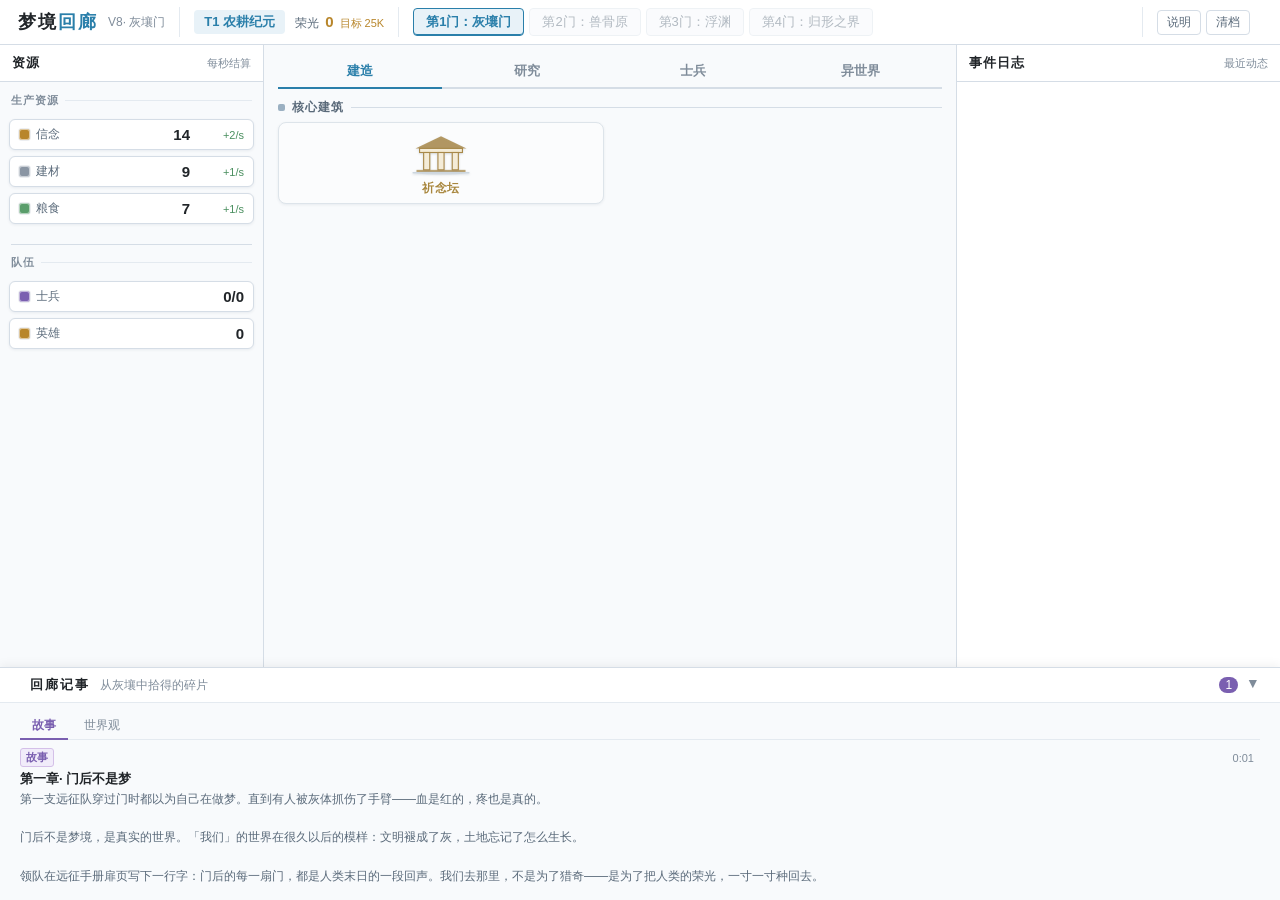
<file: index.html>
<!DOCTYPE html>
<html lang="zh-CN">
<meta charset="UTF-8">
<title>梦境回廊· 灰壤门 V8</title>
<style>
:root {
  --bg:#f8fafc; --panel:#ffffff; --card:#ffffff; --border:#d5dde6;
  --border-light:#e4eaf0; --text:#212529; --text-secondary:#5a6a7a;
  --text-muted:#7f8c9a; --blue:#2a7faa; --blue-light:#e8f2f8;
  --green:#4a8f5f; --green-light:#eaf5ea; --yellow:#b8862b;
  --yellow-light:#faf6e8; --red:#d32f2f; --red-light:#fdecec;
  --purple:#7a5fb0; --purple-light:#f1ecfa;
  --gold:#b8862b; --gold-light:#faf6e8;
  /* 统一节奏：圆角 3 档 / 间距 4 级 / 阴影 2 级 */
  --r-sm:6px; --r-md:10px; --r-lg:14px;
  --sp-1:4px; --sp-2:8px; --sp-3:12px; --sp-4:16px;
  --shadow:0 1px 3px rgba(20,45,75,0.07);
  --shadow-hover:0 4px 12px rgba(20,45,75,0.10);
}
* { box-sizing:border-box; margin:0; }
body { background:var(--bg); color:var(--text); font-family:"Microsoft YaHei","PingFang SC",sans-serif; font-size:15px; display:flex; flex-direction:column; height:100vh; overflow:hidden; }

/* 顶栏四区：品牌 | 状态 | 世界门 | 操作，细竖线分隔 */
.header { background:var(--panel); border-bottom:1px solid var(--border); padding:7px 16px; display:flex; align-items:center; gap:0; flex-shrink:0; box-shadow:var(--shadow); flex-wrap:wrap; }
.hgroup { display:flex; align-items:center; gap:10px; padding:0 14px; min-height:30px; }
.hgroup:first-child { padding-left:2px; }
.hgroup + .hgroup { border-left:1px solid var(--border-light); }
.hgroup.hbrand { flex-shrink:0; }
.hgroup.hops { margin-left:auto; }
.game-title { font-size:18px; font-weight:bold; letter-spacing:2px; white-space:nowrap; }
.game-title span { color:var(--blue); }
.era-badge { font-size:13px; padding:3px 10px; border-radius:4px; background:var(--blue-light); color:var(--blue); font-weight:bold; white-space:nowrap; }
.era-badge.t2 { background:#e4eef5; color:#3a6d92; }
.era-badge.t3 { background:#e4f2ea; color:#2e7d56; }
.era-badge.t4 { background:#e6f0f7; color:var(--purple); }
.era-badge.t5 { background:#f5ede2; color:#9a6a3a; }
@keyframes eraSweep { 0%{ background-position:-120% 0; } 100%{ background-position:220% 0; } }
.era-badge.sweep { background-image:linear-gradient(105deg,transparent 30%,rgba(255,255,255,.85) 50%,transparent 70%); background-size:220% 100%; animation:eraSweep .9s ease-out 1; }


.glory-wrap { display:flex; align-items:baseline; gap:6px; white-space:nowrap; }
.glory-label { font-size:12px; color:var(--text-secondary); }
.glory-wrap b { color:var(--gold); font-size:15px; font-variant-numeric:tabular-nums; }
#gloryRate { font-size:11px; color:var(--gold); font-variant-numeric:tabular-nums; }
.hver { font-size:12px; color:var(--text-muted); white-space:nowrap; }

.hbtns { display:flex; gap:5px; }
.hbtn { padding:3px 9px; font-size:12px; border:1px solid var(--border); border-radius:4px; background:var(--card); color:var(--text-secondary); cursor:pointer; }
.hbtn:hover { border-color:var(--blue); color:var(--blue); }
.hbtn.danger:hover { border-color:var(--red); color:var(--red); }
.cheat-badge { display:none; font-size:12px; font-weight:bold; padding:3px 9px; border-radius:4px; background:#fdf1d8; color:#9a6a1f; border:1px solid #d9b45f; cursor:pointer; user-select:none; }
.cheat-badge.on { display:inline-flex; align-items:center; }
.cheat-badge:hover { background:#f7e3b8; }

.world-tabs { display:flex; gap:5px; }
.world-tab { padding:4px 12px; border:1px solid var(--border); border-radius:4px; cursor:pointer; font-size:13px; background:var(--card); color:var(--text-secondary); }
.world-tab.active { border-color:var(--blue); color:var(--blue); background:var(--blue-light); font-weight:bold; }
.world-tab.locked { color:var(--text-muted); cursor:not-allowed; border-color:var(--border-light); background:var(--bg); opacity:0.6; }
.world-tab.active { box-shadow:inset 0 -1px 0 var(--blue); }

/* ===== 三栏主布局 ===== */
.main { display:flex; flex:1; overflow:hidden; gap:0; }
.left { flex:1; min-width:0; overflow-y:auto; padding:10px 14px 90px; background:var(--bg); }
.right { width:324px; border-left:1px solid var(--border); background:var(--panel); display:flex; flex-direction:column; flex-shrink:0; overflow:hidden; }
.colres { width:264px; flex-shrink:0; border-right:1px solid var(--border); background:var(--bg); display:flex; flex-direction:column; overflow:hidden; }
.colhead { flex-shrink:0; padding:9px 12px; font-size:13px; font-weight:bold; color:var(--text); border-bottom:1px solid var(--border); background:var(--card); display:flex; align-items:center; justify-content:space-between; letter-spacing:1px; }
.colhead .sub { font-size:11px; color:var(--text-muted); font-weight:normal; letter-spacing:0; }
.reslist { flex:1; overflow-y:auto; padding:9px 9px; display:flex; flex-direction:column; gap:6px; }

/* 资源栏：生产资源 / 队伍 两组，组间细线 */
.resgroup { display:flex; align-items:center; gap:6px; margin:10px 2px 5px; font-size:11px; font-weight:bold; color:var(--text-muted); letter-spacing:1px; }
.resgroup:first-child { margin-top:2px; }
.resgroup::after { content:""; flex:1; height:1px; background:var(--border-light); }
.resgroup.team { margin-top:14px; padding-top:10px; border-top:1px solid var(--border); }
.resrow { position:relative; background:var(--card); border:1px solid var(--border); border-radius:var(--r-sm); padding:6px 9px; overflow:hidden; box-shadow:var(--shadow); transition:border-color .2s,box-shadow .2s; }
.resrow:hover { border-color:var(--blue); box-shadow:0 2px 8px rgba(42,127,170,0.12); }
.resrow.dim { opacity:0.5; }
.resrow .rline { display:flex; align-items:center; gap:6px; position:relative; z-index:1; }
.resrow .ricon { width:11px; height:11px; flex:0 0 11px; border-radius:3px; box-shadow:inset 0 0 0 1px rgba(255,255,255,.55),0 0 0 1px rgba(20,45,75,.08); }
.resrow .rname { font-size:12px; color:var(--text-secondary); flex:1 1 auto; min-width:0; white-space:nowrap; overflow:hidden; text-overflow:ellipsis; }
.resrow .rval { font-size:15px; font-weight:bold; color:var(--text); flex:0 0 auto; white-space:nowrap; text-align:right; font-variant-numeric:tabular-nums; display:inline-block; }
@keyframes numUp { 0%{color:var(--green);transform:translateY(-2px)} 100%{color:var(--text);transform:none} }
@keyframes numDown { 0%{color:var(--red);transform:translateY(2px)} 100%{color:var(--text);transform:none} }
.resrow .rval.numup { animation:numUp .6s ease-out; }
.resrow .rval.numdown { animation:numDown .6s ease-out; }
.resrow .rrate { font-size:11px; color:var(--green); min-width:48px; flex:0 0 auto; white-space:nowrap; text-align:right; font-variant-numeric:tabular-nums; }
.resrow .rrate.neg { color:var(--red); }
.resrow .rrate.zero { color:var(--text-muted); }

/* 中栏主标签 */
.maintabs { display:flex; gap:3px; border-bottom:2px solid var(--border); margin-bottom:10px; flex-shrink:0; }
/* 视觉质感：可交互卡片 hover 微抬升 + 按钮按下回弹 */
.build-card:hover,.unit-card:hover,.land-card:hover,.soldier-card:hover { transform:translateY(-2px); box-shadow:var(--shadow-hover); }
.unit-card,.land-card,.soldier-card { transition:transform .15s ease,box-shadow .15s ease,border-color .15s ease; }
.btn-small:active,.gbtn:active,.push-door-btn:active { transform:scale(.94); }
.maintab:active,.side-tab:active { transform:translateY(1px); }
.maintab { flex:1; padding:7px 4px; font-size:13px; font-weight:bold; color:var(--text-muted); background:none; border:none; border-bottom:2px solid transparent; margin-bottom:-2px; cursor:pointer; transition:all .15s ease; }
.maintab:hover:not(.active) { color:var(--text-secondary); background:var(--card); }
.maintab.active { color:var(--blue); border-bottom-color:var(--blue); }
.mainview { display:none; }
.mainview.active { display:block; animation:viewIn .25s ease; }
@keyframes viewIn { from{opacity:0;transform:translateY(4px)} to{opacity:1;transform:translateY(0)} }

/* 右栏区块 */
.sideblock { display:flex; flex-direction:column; min-height:0; }
.sideblock.qblock { flex:0 0 auto; max-height:42%; border-bottom:1px solid var(--border); }
.sideblock.lblock { flex:1; min-height:0; }
.blockbody { overflow-y:auto; padding:8px; flex:1; }
.empty-hint { font-size:12px; color:var(--text-muted); text-align:center; padding:14px 6px; line-height:1.6; }

.qcard { background:var(--card); border:1px solid var(--border-light); border-left:3px solid var(--blue); border-radius:5px; padding:7px 9px; margin-bottom:6px; animation:fadeInUp .3s ease; }
.qcard.next { border-left-color:var(--gold); }
.qcard .qn { font-size:13px; font-weight:bold; color:var(--text); display:flex; justify-content:space-between; align-items:center; }
.qcard .qt { font-size:11px; color:var(--text-muted); }
.qcard .qd { font-size:11px; color:var(--text-secondary); margin:3px 0; line-height:1.5; }
.qcard .qc { font-size:11px; color:var(--text-muted); margin-bottom:4px; }
@media (max-width:1200px) { .right { width:272px; } .colres { width:224px; } }

.guide { background:var(--purple-light); border:1px solid #d4c0e8; padding:8px 12px; border-radius:6px; margin-bottom:8px; color:#5a4a7a; font-size:14px; line-height:1.5; }
.guide::before { content:""; }

.res-bar { display:flex; gap:5px; margin-bottom:8px; flex-wrap:wrap; }
.res { background:var(--panel); padding:4px 8px; border-radius:4px; font-size:13px; display:flex; align-items:center; gap:4px; border:1px solid var(--border-light); box-shadow:var(--shadow); }
.res .val { font-weight:bold; min-width:26px; }
.res .rate { color:var(--green); font-size:12px; }
.res .rate.neg { color:var(--red); }
.res.dim { opacity:0.55; }

.era-divider { display:flex; align-items:center; margin:10px 0 6px; }
.era-divider .era-icon { font-size:16px; margin-right:6px; }
.era-divider .era-name { font-size:15px; font-weight:bold; letter-spacing:1px; white-space:nowrap; }
.era-divider .era-line { flex:1; height:1px; background:linear-gradient(90deg,var(--border),transparent); margin-left:8px; }
.era-divider .era-cond { font-size:12px; color:var(--text-muted); margin-left:8px; }
.era-sep { height:1px; background:var(--border); opacity:.6; margin:14px 0 8px; }
.era-divider.locked-era { opacity:0.5; }
.era-divider.glory-div .era-name { color:var(--gold); }
.era-divider.glory-div .era-line { background:linear-gradient(90deg,var(--gold),transparent); }

.kind-group { margin-bottom:12px; }
.kind-head { display:flex; align-items:center; gap:7px; margin:2px 0 6px; font-size:12px; font-weight:bold; color:var(--text-secondary); letter-spacing:1px; }
.kind-head::after { content:""; flex:1; height:1px; background:var(--border); }
.kind-head .dot { width:7px; height:7px; border-radius:2px; flex-shrink:0; }
.build-grid { display:grid; grid-template-columns:repeat(auto-fill,minmax(276px,1fr)); gap:var(--sp-3); width:100%; }
/* 建筑卡：只保留中间的框（用户偏好：去掉斜屋顶与底部色带），状态色落在框本身 */
.build-card { --kc:#4d5c6b; --bc:#dde4ea; --bbg:#fbfcfd; background:var(--bbg); border:1px solid var(--bc); border-radius:8px; overflow:visible; transition:border-color .15s ease,background .15s ease,box-shadow .15s ease,transform .15s ease; box-shadow:var(--shadow); position:relative; min-width:0; padding:0; }
.build-card:before,.build-card:after { display:none; }
.build-card.k-basic { --kc:#4f8a68; }
.build-card.k-func { --kc:#4f7ea3; }
.build-card.k-core { --kc:#a8873f; }
.build-card.k-fused { --kc:#7e68a8; }
/* 平时只显示建筑本身；详细信息悬停浮出 */
.bface { display:flex; flex-direction:column; min-width:0; }
.bart { height:80px; border:0; border-radius:8px; background:transparent; display:flex; align-items:flex-start; justify-content:center; padding-top:7px; position:relative; overflow:hidden; }
.bart:after { display:none; }
.bart svg { width:66px; height:49px; display:block; position:relative; z-index:1; transform:translateY(-2px); filter:drop-shadow(0 1px 1px rgba(45,70,95,.18)); }
/* 名字落在建筑下方的地基位，不遮挡造型；数量退到角落 */
.bplate { position:absolute; left:50%; bottom:6px; transform:translateX(-50%); max-width:calc(100% - 20px); background:none; border:0; padding:0; white-space:nowrap; text-align:center; z-index:2; }
.bart .bname { font-size:12px; font-weight:600; letter-spacing:.5px; color:var(--kc); white-space:nowrap; overflow:hidden; text-overflow:ellipsis; text-shadow:0 1px 0 #fff,0 0 3px #fff,0 0 2px #fff; }
.bart .bqty { position:absolute; right:7px; top:5px; font-size:10px; font-weight:bold; color:#6b8494; background:rgba(234,241,246,.9); border:1px solid #d8e3ec; border-radius:4px; padding:0 5px; font-variant-numeric:tabular-nums; z-index:2; }
.bdetail { display:none; position:absolute; left:-1px; top:calc(100% + 3px); min-width:236px; max-width:290px; background:var(--panel); border:1px solid var(--border); border-radius:6px; box-shadow:0 6px 18px rgba(20,45,75,.18); padding:8px 10px; z-index:40; white-space:normal; }
.build-card:hover, .build-card:focus-within { z-index:41; }
.build-card:hover .bdetail, .build-card:focus-within .bdetail { display:block; }
.bd-head { font-size:13px; font-weight:bold; color:var(--text); display:flex; align-items:center; gap:5px; flex-wrap:wrap; margin-bottom:3px; }
.bd-line { font-size:12px; color:var(--text-secondary); line-height:1.45; margin-top:2px; }
.bd-line.muted { color:var(--text-muted); font-size:11px; }
.bd-foot { font-size:11px; color:var(--blue); margin-top:5px; padding-top:4px; border-top:1px solid var(--border-light); }
.build-card:hover { box-shadow:var(--shadow-hover); }
.build-card.clickable { cursor:pointer; }
/* 点击反馈：按下瞬间下压 + 建成闪光 */
.build-card.clickable:active { transform:translateY(1px) scale(0.985); box-shadow:0 0 0 2px rgba(42,127,170,0.25); }
@keyframes builtFlash { 0%{ box-shadow:0 0 0 0 rgba(74,143,95,0.55); background:var(--green-light); } 60%{ box-shadow:0 0 0 6px rgba(74,143,95,0); } 100%{ box-shadow:0 0 0 0 rgba(74,143,95,0); } }
.build-card.flash { animation:builtFlash .6s ease-out; }
/* 三态配色落在框本身：可建未建=蓝；已建=绿；资源不足=灰白；锁定=虚线 */
.build-card.wait { --bc:#dde4ea; --bbg:#fbfcfd; }
.build-card.ready { --bc:#93b9d8; --bbg:#eef6fc; }
.build-card.ready:hover { --bc:#2a7faa; box-shadow:0 4px 14px rgba(42,127,170,.18); }
.build-card.built { --bc:#79b189; --bbg:#eef8f1; box-shadow:0 1px 4px rgba(74,143,95,.13); }
.build-card.built:hover { --bc:#4a8f5f; box-shadow:0 4px 14px rgba(74,143,95,.2); }
.build-card.locked-card { opacity:0.6; border-style:dashed; }
.build-card.glory-card { border-color:#e3dac6; background:#fffdf8; }
.build-card.fused-card { --bc:#cfc9e4; }
.bbody { padding:7px 10px 8px; }
.new-tag { font-size:10px; color:#fff; background:var(--blue); border-radius:3px; padding:0 4px; margin-left:3px; }
.brow { display:flex; align-items:center; gap:5px; min-width:0; }
.brow-act { margin-top:5px; flex-wrap:wrap; row-gap:4px; }
.bicon { font-size:16px; font-weight:bold; line-height:1; flex-shrink:0; width:32px; height:32px; display:inline-flex; align-items:center; justify-content:center; background:#f0f3f6; color:#5a6a7a; border-radius:7px; border:1px solid #e6ebf0; }
.build-card.built .bicon, .build-card.glory-card.built .bicon { background:#eaf5ea; color:#5a8f6b; border-color:#d5e7d9; }
.bname { font-size:15px; font-weight:bold; white-space:nowrap; overflow:hidden; text-overflow:ellipsis; min-width:0; flex:1; }
.bqty { font-size:13px; font-weight:bold; color:#4a6a7a; background:#eaf1f6; border:1px solid #d8e3ec; border-radius:6px; padding:2px 8px; flex-shrink:0; font-variant-numeric:tabular-nums; }
.build-card.built .bqty { color:#3f7d55; background:#eaf5ea; border-color:#cfe4d4; }
.badge { font-size:11px; padding:1px 5px; border-radius:3px; margin-left:auto; white-space:nowrap; flex-shrink:0; background:#f0f3f6; color:#6b7a89; border:1px solid #e6ebf0; }
.badge-core { background:#edf3f8; color:#4a7fa5; border-color:#dce8f1; }
.badge-basic { background:#f2f5f3; color:#5a8f6b; border-color:#dce8de; }
.badge-func { background:#f2f4f7; color:#60748a; border-color:#e0e6ed; }
.badge-fused { background:#f2f3f8; color:#737fa5; border-color:#e2e5f0; }
.lvtag { font-size:11px; color:#6b7a89; background:#f0f3f6; border:1px solid #e6ebf0; padding:0 5px; border-radius:3px; white-space:nowrap; flex-shrink:0; }
.beffect { font-size:12px; color:var(--text-secondary); margin-top:2px; line-height:1.4; overflow-wrap:anywhere; }
.chain-line { font-size:11px; color:#9aa4ae; margin-top:1px; line-height:1.3; overflow-wrap:anywhere; }
.chain-line.fed { color:#5d8f6a; }
.bcost { font-size:12px; color:var(--text-muted); min-width:0; white-space:nowrap; overflow:hidden; text-overflow:ellipsis; }
.bact { margin-left:auto; display:flex; align-items:center; gap:4px; }
.bstatus { font-size:12px; color:var(--text-muted); white-space:nowrap; }
.build-card button { padding:3px 10px; border:1px solid var(--blue); border-radius:4px; cursor:pointer; font-size:13px; background:var(--blue-light); color:var(--blue); transition:.1s; user-select:none; white-space:nowrap; }
.build-card button:hover:not(:disabled) { background:var(--blue); color:#fff; }
.build-card button:active:not(:disabled) { transform:scale(0.93); }
.build-card button:disabled { background:var(--bg); color:var(--text-muted); border-color:var(--border); cursor:not-allowed; }
.build-card button.gbtn { border-color:var(--gold); color:var(--gold); background:var(--gold-light); }
.build-card button.gbtn:hover:not(:disabled) { background:var(--gold); color:#fff; }
.count-tag { font-size:12px; color:#5a6a7a; background:#f0f3f6; border:1px solid #e6ebf0; padding:0 5px; border-radius:3px; white-space:nowrap; flex-shrink:0; }
.upgrade-tag { font-size:11px; color:#60748a; background:#f2f5f8; border:1px solid #dfe7ef; padding:1px 5px; border-radius:3px; white-space:nowrap; }

@keyframes flameBreath { 0%,100%{opacity:0.7} 50%{opacity:1} }
.anim-flame { animation:flameBreath 2s ease-in-out infinite; }
@keyframes beaconPulse { 0%,100%{filter:none} 50%{filter:drop-shadow(0 0 4px rgba(196,154,58,0.8))} }
.anim-beacon { animation:beaconPulse 2s ease-in-out infinite; }
@keyframes sparkSpin { 0%{transform:rotate(0)} 100%{transform:rotate(360deg)} }
.anim-gear { animation:sparkSpin 4s linear infinite; display:inline-block; }

.side-tabs { display:flex; border-bottom:1px solid var(--border); flex-wrap:wrap; }
.side-tab { flex:1; text-align:center; padding:7px 2px; font-size:12px; color:var(--text-muted); cursor:pointer; border-bottom:2px solid transparent; background:none; border:none; transition:.1s; }
.side-tab.active { color:var(--blue); border-bottom-color:var(--blue); }
.side-tab:hover:not(.active) { color:var(--text-secondary); }
.side-content { flex:1; overflow-y:auto; padding:9px; }

.unit-card,.land-card,.res-card { background:var(--panel); border:1px solid var(--border); border-radius:5px; padding:7px 8px; margin-bottom:6px; box-shadow:var(--shadow); }
.land-card.liberated { border-color:#b8d8b8; background:var(--green-light); }
.land-card.locked { opacity:0.5; }
/* 异世界世界地图：地形底图 + 浮动据点 */
.worldmap{position:relative;width:100%;height:560px;background:#eaf2f8;border:1px solid #d8e3ea;border-radius:10px;overflow:hidden;box-shadow:var(--shadow);}
.mapbg{position:absolute;inset:0;width:100%;height:100%;pointer-events:none;}
.maplines{position:absolute;inset:0;width:100%;height:100%;pointer-events:none;}
.maplines line{stroke:#aebfd0;stroke-width:.22;stroke-dasharray:1 1.2;opacity:.75;}
.maplines line.done{stroke:#5aa86a;stroke-dasharray:none;stroke-width:.42;opacity:.9;}
.wz{position:absolute;transform:translate(-50%,0);font-size:10px;letter-spacing:4px;color:#8296a8;pointer-events:none;z-index:2;text-shadow:0 1px 0 #fff;}
.mnode{position:absolute;transform:translate(-50%,-50%);width:13px;height:13px;border-radius:50%;background:#c8d2dd;border:2px solid #fff;box-shadow:0 1px 4px rgba(30,50,80,.28);z-index:3;cursor:default;transition:transform .12s ease,box-shadow .12s ease;}
.mnode .mn-n{position:absolute;top:15px;left:50%;transform:translateX(-50%);white-space:nowrap;font-size:9.5px;line-height:1.1;font-weight:600;color:#7f8d9c;text-shadow:0 0 3px #fff,0 0 4px #fff,0 0 5px #fff;pointer-events:none;}
.mnode .mn-p{display:none;}
.mnode.done{background:#54a467;}
.mnode.done .mn-n{color:#3d8050;}
.mnode.open{background:#4d8ed4;cursor:pointer;}
.mnode.open .mn-n{color:#2c6fb6;}
.mnode.lock{background:#c8d2dd;}
.mnode.now{box-shadow:0 0 0 3px rgba(220,170,60,.38),0 1px 5px rgba(30,50,80,.25);}
.mnode:hover{z-index:8;transform:translate(-50%,-50%) scale(1.4);}
.mnode:hover .mn-p{display:block;position:absolute;bottom:17px;left:50%;transform:translateX(-50%);white-space:nowrap;background:#fff;border:1px solid var(--border);border-radius:4px;padding:2px 5px;font-size:9px;color:var(--text-secondary);box-shadow:0 2px 8px rgba(30,50,80,.15);}
.map-status{margin-top:8px;text-align:center;font-size:11px;color:var(--text-secondary);}
.map-status b{color:var(--blue);font-weight:600;}
.map-legend{margin-top:5px;text-align:center;font-size:10px;color:var(--text-muted);}
.map-legend i{display:inline-block;width:7px;height:7px;border-radius:50%;margin:0 3px 0 10px;vertical-align:middle;}
.soldier-card { background:var(--panel); border:1px solid var(--border); border-radius:5px; padding:6px 8px; margin-bottom:5px; display:flex; align-items:center; gap:7px; }
.soldier-card.healing { border-color:var(--yellow); background:var(--yellow-light); }
.soldier-card.patroling { border-color:#b8d8b8; }
.soldier-card.expedition { border-color:var(--blue); background:var(--blue-light); }
.scard-main { flex:1; min-width:0; }
.scard-name { font-size:13px; font-weight:bold; }
.scard-info { font-size:11px; color:var(--text-secondary); margin-top:1px; }
.hpbar-bg { height:3px; background:var(--border-light); border-radius:2px; margin-top:3px; overflow:hidden; }
.hpbar-fill { height:100%; background:var(--green); }
.hpbar-fill.low { background:var(--red); }
.hpbar-fill.mid { background:var(--yellow); }
.eqgrid { display:flex; gap:3px; margin-top:5px; }
/* 装备槽：只用颜色显示品质，悬停看详情 */
.eq { width:18px; height:18px; border-radius:4px; border:1px solid; box-sizing:border-box; display:inline-block; cursor:default; transition:transform .1s; }
.eq:hover { transform:translateY(-2px); }
.eq.q0 { background:#f6f7f9; border-color:#c9cdd4; }                       /* 白 */
.eq.q1 { background:#57b87c; border-color:#3a9960; }                       /* 绿 */
.eq.q2 { background:#5599e0; border-color:#2f6fc0; }                       /* 蓝 */
.eq.q3 { background:#a86acd; border-color:#8b46b8; }                       /* 紫 */
.eq.q4 { background:#e3b23c; border-color:#b8860b; box-shadow:0 0 5px rgba(227,178,60,.55); } /* 金 */
.eq.qx { background:repeating-linear-gradient(45deg,#fafbfc,#fafbfc 3px,#eef1f4 3px,#eef1f4 6px); border-color:#dfe4ea; border-style:dashed; } /* 空槽 */

.btn-small { padding:3px 8px; font-size:12px; background:var(--blue-light); color:var(--blue); border:1px solid var(--blue); border-radius:3px; cursor:pointer; margin-top:3px; transition:.1s; user-select:none; }
.btn-small:hover:not(:disabled) { background:var(--blue); color:#fff; }
.btn-small:active:not(:disabled) { transform:translateY(1px) scale(0.95); filter:brightness(0.92); }
.btn-small:disabled { background:var(--bg); color:var(--text-muted); border-color:var(--border); cursor:not-allowed; }
@keyframes btnFlash { 0%{ box-shadow:0 0 0 0 rgba(74,143,95,0.6); } 100%{ box-shadow:0 0 0 7px rgba(74,143,95,0); } }
.btn-small.flash { animation:btnFlash .55s ease-out; }
.btn-small:disabled { background:var(--bg); color:var(--text-muted); border-color:var(--border); cursor:not-allowed; }
.btn-small.atk { background:#faecec; color:var(--red); border-color:var(--red); }
.btn-small.atk:hover:not(:disabled) { background:var(--red); color:#fff; }
.btn-small.atk.busy { opacity:0.6; cursor:wait; }
.btn-small.grn { background:var(--green-light); color:var(--green); border-color:var(--green); }
.btn-small.grn:hover:not(:disabled) { background:var(--green); color:#fff; }

/* 事件日志：左侧时间轴 + 类型圆点 */
.log-timeline { position:relative; padding-left:14px; }
.log-timeline::before { content:""; position:absolute; left:4px; top:6px; bottom:6px; width:1px; background:var(--border); }
.log-entry { position:relative; font-size:12px; color:var(--text-secondary); line-height:1.55; padding:3px 0 7px; }
.log-entry::before { content:""; position:absolute; left:-13px; top:8px; width:7px; height:7px; border-radius:50%; background:var(--border); border:2px solid var(--panel); box-sizing:content-box; }
.log-entry.info::before { background:var(--blue); }
.log-entry.good::before { background:var(--green); }
.log-entry.warn::before { background:var(--red); }
.log-entry.gold::before { background:var(--gold); }
.log-entry.good .log-text { color:#3f7d55; }
.log-entry.warn .log-text { color:var(--red); }
.log-entry.gold .log-text { color:#9a6a3a; }

.honor-item { background:var(--gold-light); border:1px solid #e0d0a8; border-radius:5px; padding:6px 8px; margin-bottom:5px; font-size:12px; color:#7a6a3a; }
.honor-title { font-size:13px; font-weight:bold; color:var(--gold); margin:8px 0 5px; }

.rq-item { background:var(--panel); border:1px solid var(--border); border-radius:5px; padding:6px 8px; margin-bottom:5px; }
.rq-item.researching { border-color:var(--blue); background:var(--blue-light); }
.rq-name { font-size:13px; font-weight:bold; }
.rq-desc { font-size:11px; color:var(--text-secondary); margin:2px 0; }
.sect-title { font-size:13px; font-weight:bold; color:var(--text-secondary); margin:8px 0 4px; border-left:3px solid var(--blue); padding-left:6px; }

/* ===== 研究 / 士兵：按类型配色的窄卡片 ===== */
.tile-grid { display:grid; grid-template-columns:repeat(auto-fill,minmax(170px,1fr)); gap:var(--sp-3); align-items:stretch; }
.tile { --tile-c:var(--blue); --tile-bg:var(--blue-light); position:relative; min-width:0; background:var(--panel); border:1px solid var(--border); border-radius:var(--r-md); padding:10px 11px; box-shadow:var(--shadow); overflow:hidden; transition:transform .15s ease,box-shadow .15s ease,border-color .15s ease; }
.tile:before { content:""; position:absolute; left:0; top:0; bottom:0; width:3px; background:var(--tile-c); }
.tile:hover { transform:translateY(-2px); box-shadow:var(--shadow-hover); border-color:var(--tile-c); }
.tile.t-prod  { --tile-c:#4a8f5f; --tile-bg:#eaf5ea; }
.tile.t-unlock{ --tile-c:#2a7faa; --tile-bg:#e8f2f8; }
.tile.t-up    { --tile-c:#b8862b; --tile-bg:#faf6e8; }
.tile.t-fuse  { --tile-c:#8b46b8; --tile-bg:#f6effa; }
.tile.t-melee { --tile-c:#b8862b; --tile-bg:#faf6e8; }
.tile.t-ranged{ --tile-c:#2a7faa; --tile-bg:#e8f2f8; }
.tile.t-support{--tile-c:#4a8f5f; --tile-bg:#eaf5ea; }
.tile.t-mixed { --tile-c:#8b46b8; --tile-bg:#f6effa; }
.tile.t-done  { --tile-c:#aab4be; --tile-bg:#f4f6f8; background:#fbfcfd; }
.tile.t-active{ background:var(--tile-bg); border-color:var(--tile-c); }
.tile-head { display:flex; align-items:center; gap:5px; min-width:0; }
.tile-ic { flex:none; width:20px; height:20px; display:inline-flex; align-items:center; justify-content:center; border-radius:4px; background:linear-gradient(135deg,var(--tile-c) 0%,var(--tile-bg) 130%); box-shadow:inset 0 0 0 1px rgba(255,255,255,.45); position:relative; }
.tile-ic:after { content:""; width:6px; height:6px; border-radius:50%; background:rgba(255,255,255,.9); box-shadow:0 0 0 1px rgba(0,0,0,.04); }
.tile-name { font-size:12.5px; font-weight:bold; white-space:nowrap; overflow:hidden; text-overflow:ellipsis; min-width:0; }
/* 信息点：说明文字悬停显示，平时只留一个小圆点 */
.info-dot { flex:none; width:14px; height:14px; border-radius:50%; border:1px solid var(--border); background:var(--panel); color:var(--text-muted); font-size:10px; line-height:12px; text-align:center; cursor:help; margin-left:auto; }
.info-dot:hover { border-color:var(--blue); color:var(--blue); }
.tile-tag { flex:none; font-size:10px; color:var(--tile-c); background:var(--tile-bg); border-radius:3px; padding:1px 4px; }
.tile-desc { font-size:11px; color:var(--text-secondary); line-height:1.45; margin-top:5px; min-height:31px; }
.tile-meta { font-size:10.5px; color:var(--text-muted); margin-top:4px; display:flex; justify-content:space-between; gap:4px; font-variant-numeric:tabular-nums; }
.tile-meta span { min-width:0; white-space:nowrap; overflow:hidden; text-overflow:ellipsis; }
.tile-foot { margin-top:6px; display:flex; align-items:center; justify-content:space-between; gap:4px; flex-wrap:wrap; }
.tile-foot .btn-small { margin-top:0; }
.tile .batch { display:flex; gap:3px; flex-wrap:wrap; }
.tile .batch .btn-small { padding:2px 6px; font-size:11px; }
.tile-hero .eqgrid { gap:2px; margin-top:5px; }
.tile-hero .eq { width:15px; height:15px; }

/* —— 三类卡片造型差异化 —— */
/* 研究卡：档案纸/书页风——顶部色条 + 左侧双装订线 + 底部页码感 */
#viewResearch .tile-grid { grid-template-columns:repeat(auto-fill,minmax(260px,1fr)); }
.tile-tags { margin-top:4px; }
#viewResearch .tile { border-radius:3px 7px 7px 3px; padding:6px 10px 6px 12px; }
#viewResearch .tile:before { top:0; bottom:auto; left:0; right:0; width:auto; height:3px; }
#viewResearch .tile:after { content:""; position:absolute; left:5px; top:5px; bottom:5px; width:1px; border-left:1px dashed var(--tile-c); opacity:.5; }
#viewResearch .tile-ic { border-radius:50%; width:18px; height:18px; }
#viewResearch .tile-ic:after { width:5px; height:5px; }
#viewResearch .tile-ic.rk-up     { --tile-c:#b8862b; --tile-bg:#faf6e8; }
#viewResearch .tile-ic.rk-fuse   { --tile-c:#8b46b8; --tile-bg:#f6effa; }
#viewResearch .tile-ic.rk-unlock { --tile-c:#2a7faa; --tile-bg:#e8f2f8; }
#viewResearch .tile-ic.rk-prod   { --tile-c:#4a8f5f; --tile-bg:#eaf5ea; }
#viewResearch .tile-head { min-height:18px; }
#viewResearch .tile-desc { min-height:0; margin-top:2px; line-height:1.35; font-size:10.5px; display:-webkit-box; -webkit-line-clamp:2; -webkit-box-orient:vertical; overflow:hidden; }
#viewResearch .tile-meta { margin-top:2px; }
#viewResearch .tile-foot { margin-top:3px; }
/* 士兵卡：军牌/盾牌风——右下斜切角 + 双层描边 + 左侧加粗竖条 */
#viewRoster .tile { border-radius:6px 6px 16px 6px; border:1px solid var(--tile-c); padding:9px 11px 9px 14px; }
#viewRoster .tile:before { width:4px; border-radius:4px 0 0 4px; }
#viewRoster .tile-ic { border-radius:4px 4px 8px 4px; }
#viewRoster .tile-foot { border-top:1px dashed var(--border); padding-top:5px; }
/* —— 英雄卡：徽章式双层卡，品级配色 + 战力铭牌 + 装备栏 —— */
.hero-grid { display:grid; grid-template-columns:repeat(auto-fill,minmax(236px,1fr)); gap:var(--sp-3); }
.hero-card { --hc:#2a7faa; --hc-bg:#e8f2f8; position:relative; min-width:0; border:1px solid #dfe6ed; border-radius:var(--r-md); background:var(--panel); box-shadow:var(--shadow); overflow:hidden; transition:transform .15s ease,box-shadow .15s ease,border-color .15s ease; }
.hero-card:hover { transform:translateY(-2px); box-shadow:var(--shadow-hover); border-color:var(--hc); }
.hero-card.h-prod   { --hc:#4a8f5f; --hc-bg:#eaf5ea; }
.hero-card.h-unlock { --hc:#2a7faa; --hc-bg:#e8f2f8; }
.hero-card.h-fuse   { --hc:#8b46b8; --hc-bg:#f6effa; }
.hero-card.h-mixed  { --hc:#b8862b; --hc-bg:#faf6e8; }
.hero-banner { height:5px; background:linear-gradient(90deg,var(--hc) 0%,var(--hc) 38%,var(--hc-bg) 100%); position:relative; }
.hero-banner:after { content:""; position:absolute; right:9px; top:-3px; width:11px; height:11px; border:2px solid var(--hc); background:var(--panel); border-radius:50%; }
.hero-body { padding:8px 11px 10px; }
.hero-top { display:flex; align-items:center; gap:8px; min-width:0; }
.hero-sigil { flex:none; width:34px; height:34px; border-radius:50%; background:radial-gradient(circle at 38% 32%,var(--hc-bg),var(--hc)); border:2px solid var(--hc); display:flex; align-items:center; justify-content:center; box-shadow:inset 0 0 0 2px #fff; position:relative; }
.hero-sigil:after { content:""; width:10px; height:10px; border-radius:50%; background:rgba(255,255,255,.9); box-shadow:0 0 0 2px rgba(255,255,255,.35); }
.hero-id { flex:1; min-width:0; }
.hero-name,.hero-sub { display:block; white-space:nowrap; overflow:hidden; text-overflow:ellipsis; }
.hero-name { font-size:14px; font-weight:bold; }
.hero-sub { font-size:10.5px; color:var(--text-muted); margin-top:1px; }
.hero-lv { flex:none; text-align:center; background:var(--hc); color:#fff; border-radius:5px; padding:2px 7px; font-size:9px; line-height:1.2; letter-spacing:1px; }
.hero-lv b { display:block; font-size:15px; letter-spacing:0; font-variant-numeric:tabular-nums; }
.hero-stats { display:flex; gap:5px; margin-top:8px; }
.hero-stat { flex:1; min-width:0; background:var(--hc-bg); border:1px solid rgba(255,255,255,.8); border-radius:5px; padding:3px 5px; text-align:center; }
.hero-stat .v { font-size:14px; font-weight:bold; color:var(--hc); font-variant-numeric:tabular-nums; white-space:nowrap; overflow:hidden; text-overflow:ellipsis; }
.hero-stat .k { font-size:9.5px; color:var(--text-muted); }
.hero-gear { margin-top:8px; border-top:1px dashed var(--border); padding-top:6px; }
.hero-gear-label { font-size:10px; color:var(--text-muted); display:flex; justify-content:space-between; gap:4px; margin-bottom:4px; }
.hero-gear .eqgrid { display:grid; grid-template-columns:repeat(8,1fr); gap:3px; margin-top:0; }
.hero-gear .eq { width:100%; height:17px; border-radius:3px; }
.hero-foot { display:flex; justify-content:space-between; gap:6px; margin-top:7px; font-size:10.5px; color:var(--text-secondary); }
.hero-state { background:var(--hc-bg); color:var(--hc); border-radius:3px; padding:1px 5px; white-space:nowrap; }
.hero-hp { height:4px; border-radius:2px; background:var(--border-light); margin-top:6px; overflow:hidden; }
.hero-hp i { display:block; height:100%; }
.hero-recruit { border-style:dashed; border-color:var(--hc); }
.hero-recruit .hero-body { text-align:center; padding:12px; }
.hero-recruit .hero-rsig { width:38px; height:38px; margin:0 auto 6px; border-radius:50%; border:2px dashed var(--hc); color:var(--hc); font-size:20px; font-weight:bold; display:flex; align-items:center; justify-content:center; }
.hero-recruit .rn { font-size:14px; font-weight:bold; }
.hero-recruit .rd { font-size:10.5px; color:var(--text-muted); margin:3px 0 6px; line-height:1.4; }
.hero-recruit .rm { font-size:10.5px; color:var(--hc); font-variant-numeric:tabular-nums; margin-bottom:6px; }
/* 荣誉墙：纪念馆铭牌——灰底 + 顶部细线 */
#viewRoster .tile.t-done { border-radius:4px; border-top:2px solid #b9c3cd; }

.toast { position:fixed; bottom:60px; left:50%; transform:translateX(-50%) translateY(20px); background:var(--panel); border:1px solid var(--blue); padding:8px 18px; border-radius:4px; color:var(--blue); font-size:14px; display:none; z-index:999; box-shadow:var(--shadow); opacity:0; transition:.3s; max-width:80vw; }
.toast.show { display:block; opacity:1; transform:translateX(-50%) translateY(0); }
.toast.success { border-color:var(--green); color:var(--green); }
.toast.error { border-color:var(--red); color:var(--red); }

.scroll-panel { position:fixed; bottom:0; left:0; right:0; z-index:100; transition:.3s; }
.scroll-bar { background:var(--panel); border-top:1px solid var(--border); padding:8px 20px; display:flex; align-items:center; justify-content:space-between; cursor:pointer; user-select:none; box-shadow:0 -2px 10px rgba(0,0,0,0.06); transition:background .2s ease,box-shadow .3s ease; }
.scroll-bar:hover { background:var(--card); }
.scroll-bar-left { display:flex; align-items:center; gap:10px; }
.scroll-bar-icon { color:var(--purple); font-size:16px; animation:pulse 2s ease-in-out infinite; }
@keyframes pulse { 0%,100%{opacity:0.6} 50%{opacity:1} }
.scroll-bar-title { color:var(--text); font-size:13px; font-weight:bold; letter-spacing:2px; }
.scroll-bar-hint { color:var(--text-muted); font-size:12px; }
.scroll-bar-badge { background:var(--purple); color:#fff; font-size:12px; padding:1px 6px; border-radius:8px; min-width:18px; text-align:center; }
.scroll-bar-toggle { color:var(--text-muted); font-size:14px; transition:.3s; }
.scroll-panel.expanded .scroll-bar-toggle { transform:rotate(180deg); }
.scroll-panel.expanded .scroll-body { max-height:260px; padding:10px 20px 14px; }
.scroll-body { background:var(--bg); border-top:1px solid var(--border-light); max-height:0; overflow:hidden; padding:0 20px; transition:.3s ease; }
.scroll-tabs { display:flex; gap:4px; margin-bottom:8px; border-bottom:1px solid var(--border-light); }
.scroll-tab { padding:4px 12px; font-size:12px; color:var(--text-muted); background:none; border:none; border-bottom:2px solid transparent; cursor:pointer; margin-bottom:-1px; transition:.15s; }
.scroll-tab:hover:not(.active) { color:var(--text-secondary); }
.scroll-tab.active { color:var(--purple); border-bottom-color:var(--purple); font-weight:bold; }
.scroll-list { max-height:240px; overflow-y:auto; padding-right:6px; }
.scroll-item { background:var(--panel); border:1px solid var(--border-light); border-left:3px solid var(--border); border-radius:5px; padding:8px 10px; margin-bottom:6px; animation:fadeInUp .35s ease; transition:border-color .2s ease,box-shadow .2s ease; }
.scroll-item:hover { border-left-color:var(--purple); box-shadow:0 2px 8px rgba(0,0,0,0.08); }
.scroll-item.story-item { border-left-color:var(--purple); background:linear-gradient(180deg,var(--panel),var(--purple-light)); }
@keyframes fadeInUp { from{opacity:0;transform:translateY(8px)} to{opacity:1;transform:translateY(0)} }
.scroll-item-header { display:flex; align-items:center; justify-content:space-between; margin-bottom:3px; }
.scroll-item-tag { font-size:11px; padding:1px 5px; border-radius:3px; font-weight:bold; }
.tag-build { background:var(--green-light); color:var(--green); }
.tag-combat { background:var(--red-light); color:var(--red); }
.tag-lore { background:var(--purple-light); color:var(--purple); }
.tag-glory { background:var(--gold-light); color:#a8832e; }
.tag-discover { background:var(--blue-light); color:var(--blue); }
.tag-story { background:var(--purple-light); color:var(--purple); border:1px solid #d4c0e8; }
.scroll-item-time { font-size:11px; color:var(--text-muted); }
.scroll-item-title { font-size:13px; color:var(--text); font-weight:bold; margin-bottom:2px; }
.scroll-item-text { font-size:12px; color:var(--text-secondary); line-height:1.6; white-space:pre-line; }
.scroll-empty { color:var(--text-muted); font-size:12px; text-align:center; padding:16px; }
.scroll-bar.flash { animation:flashBar .6s ease; }
@keyframes flashBar { 0%,100%{box-shadow:0 -2px 10px rgba(0,0,0,0.06)} 50%{box-shadow:0 -4px 16px rgba(42,127,170,0.35)} }

/* ===== 全局平滑化（参考 Epoch-Restart） ===== */
.left::-webkit-scrollbar,.side-content::-webkit-scrollbar,.scroll-list::-webkit-scrollbar { width:6px; }
.left::-webkit-scrollbar-track,.side-content::-webkit-scrollbar-track,.scroll-list::-webkit-scrollbar-track { background:transparent; }
.left::-webkit-scrollbar-thumb,.side-content::-webkit-scrollbar-thumb,.scroll-list::-webkit-scrollbar-thumb { background:var(--border); border-radius:3px; transition:background .2s; }
.left::-webkit-scrollbar-thumb:hover,.side-content::-webkit-scrollbar-thumb:hover,.scroll-list::-webkit-scrollbar-thumb:hover { background:var(--text-muted); }
.hpbar-fill { transition:width .3s ease; }
.glory-bar-fill { transition:width .5s ease; }
.unit-card,.land-card,.res-card,.rq-item { transition:border-color .2s ease,box-shadow .2s ease; }
.unit-card:hover,.land-card:hover,.rq-item:hover { border-color:#c0d4ec; box-shadow:0 2px 8px rgba(0,0,0,0.08); }
.res { transition:border-color .2s ease,box-shadow .2s ease; }
.res:hover { border-color:#c0d4ec; box-shadow:0 2px 8px rgba(0,0,0,0.08); }
.hbtn,.world-tab,.side-tab { transition:all .15s ease; }
.btn-small,.build-card button { transition:all .12s ease; }
.scroll-panel.expanded ~ .modal-bg .toast,.toast { transition:.3s; }

.modal-bg { position:fixed; inset:0; background:rgba(0,0,0,0.45); display:none; align-items:center; justify-content:center; z-index:1000; }
.modal-bg.show { display:flex; }
.modal { background:var(--panel); border-radius:10px; padding:20px 24px; max-width:520px; width:92%; max-height:82vh; overflow-y:auto; box-shadow:0 8px 30px rgba(0,0,0,0.25); }
.modal h3 { font-size:17px; margin-bottom:10px; color:var(--text); }
.modal .mtext { font-size:14px; line-height:1.7; color:var(--text-secondary); white-space:pre-line; }
.modal .mbtns { display:flex; gap:8px; margin-top:14px; justify-content:flex-end; }
.modal button { padding:6px 16px; border-radius:5px; border:1px solid var(--border); background:var(--card); cursor:pointer; font-size:14px; }
.modal button.primary { background:var(--blue); color:#fff; border-color:var(--blue); }
.modal button.gold { background:var(--gold); color:#fff; border-color:var(--gold); }
.push-door-btn { display:none; margin:10px auto 0; padding:8px 26px; font-size:16px; font-weight:bold; letter-spacing:3px; background:linear-gradient(135deg,var(--gold),#e0b060); color:#fff; border:none; border-radius:8px; cursor:pointer; box-shadow:0 2px 10px rgba(196,154,58,0.4); }
.push-door-btn:hover { filter:brightness(1.08); }
.cond-list { font-size:13px; line-height:1.9; margin-top:6px; }
.cond-list .ok { color:var(--green); }
.cond-list .no { color:var(--red); }
</style>
</head>
<body>

<div class="header">
  <div class="hgroup hbrand">
    <div class="game-title">梦境<span>回廊</span></div>
    <span class="hver">V8· 灰壤门</span>
  </div>
  <div class="hgroup hstate">
    <div class="era-badge"id="eraBadge">T1 农耕纪元</div>
    <div class="glory-wrap"><span class="glory-label">荣光</span><b id="gloryVal">0</b><span id="gloryRate"></span></div>
  </div>
  <div class="hgroup hworld"><div class="world-tabs"id="worldTabs"></div></div>
  <div class="hgroup hops">
    <span class="cheat-badge"id="cheatBadge"onclick="CHEAT.toggle()"title="点击关闭作弊模式">作弊模式</span>
    <div class="hbtns">
      <button class="hbtn"onclick="showHelp()"> 说明</button>
      <button class="hbtn danger"onclick="hardReset()"> 清档</button>
    </div>
  </div>
</div>

<div class="main">
  <aside class="colres">
    <div class="colhead">资源 <span class="sub"id="resTime">每秒结算</span></div>
    <div class="reslist"id="resBar"></div>
  </aside>
  <div class="left">
    <div class="maintabs">
      <button class="maintab active"data-tab="build"onclick="switchMainTab('build')"> 建造</button>
      <button class="maintab"data-tab="research"onclick="switchMainTab('research')"> 研究</button>
      <button class="maintab"data-tab="roster"onclick="switchMainTab('roster')"> 士兵</button>
      <button class="maintab"data-tab="lands"onclick="switchMainTab('lands')"> 异世界</button>
    </div>
    <div class="mainview active"id="viewBuild"><div id="buildArea"></div><div id="doorArea"></div></div>
    <div class="mainview"id="viewResearch"><div id="researchArea"></div></div>
    <div class="mainview"id="viewRoster"><div id="rosterArea"></div></div>
    <div class="mainview"id="viewLands"><div id="landsArea"></div></div>
  </div>
  <aside class="right">
    <div class="sideblock lblock">
      <div class="colhead"> 事件日志 <span class="sub">最近动态</span></div>
      <div class="blockbody"id="logArea"></div>
    </div>
  </aside>
</div>

<div class="scroll-panel expanded"id="scrollPanel">
  <div class="scroll-bar"onclick="toggleScroll()">
    <div class="scroll-bar-left">
      <span class="scroll-bar-icon"></span>
      <span class="scroll-bar-title">回廊记事</span>
      <span class="scroll-bar-hint">从灰壤中拾得的碎片</span>
    </div>
    <div style="display:flex;align-items:center;gap:8px">
      <span class="scroll-bar-badge"id="scrollBadge">0</span>
      <span class="scroll-bar-toggle">▲</span>
    </div>
  </div>
  <div class="scroll-body"id="scrollBody">
    <div class="scroll-tabs" id="scrollTabs">
      <button class="scroll-tab active" data-act="scrolltab" data-tab="story">故事</button>
      <button class="scroll-tab" data-act="scrolltab" data-tab="lore">世界观</button>
    </div>
    <div class="scroll-list"id="scrollList">
      <div class="scroll-empty">记事会在远征中逐渐浮现...</div>
    </div>
  </div>
</div>

<div class="modal-bg"id="modalBg"><div class="modal"id="modalBox"></div></div>
<div class="toast"id="toast"></div>

<script>
"use strict";
/* ============================================================
   梦境回廊· 灰壤门· V8 完整实装
   依据：output/brief-compose/梦境回廊-完整设定集-v8.html
   ============================================================ */

// ---------- 资源定义 ----------
const RES = {
  belief:{n:"信念",i:"信"},build:{n:"建材",i:"建"},food:{n:"粮食",i:"粮"},iron:{n:"灰铁",i:"铁"},seed:{n:"种核",i:"种"},crystal:{n:"壤晶",i:"晶"},steel:{n:"钢铁",i:"钢"},alloy:{n:"合金钢",i:"合"},chem:{n:"化工原料",i:"化"},power:{n:"电力",i:"电"},ammo:{n:"弹药",i:"弹"},concrete:{n:"混凝土",i:"混"},plastic:{n:"塑料",i:"塑"},optics:{n:"光学玻璃",i:"玻"},chip:{n:"芯片",i:"芯"},carbon:{n:"碳纤维",i:"碳"},magnet:{n:"稀土磁体",i:"磁"},nuclear:{n:"核燃料",i:"核"},glassF:{n:"恒昼光学玻璃",i:"恒"},polyF:{n:"同调聚合物",i:"聚"},superF:{n:"共鸣超导体",i:"共"},relics:{n:"灰体遗骸",i:"遗"},tissue:{n:"灰体组织",i:"组"}
};
const RES_ORDER = Object.keys(RES);
const BASE_RES = ["belief","build","food"];
// 数值体系：S=1，产出/成本均为每秒整数（S 保留为缩放兼容位，存档 scale=3）
const S = 1;

// ---------- 兵种定义 ----------
const UNITS = {
  shield:{ n:"持盾者",power:8,cost:{belief:15,food:8},era:1,desc:"基础防御，灰体怕光"},spear:{ n:"长矛手",power:15,cost:{belief:35,food:20},era:1,desc:"中程输出，第一支灰铁矛"},pioneer:{ n:"垦荒者",power:25,cost:{belief:60,food:40,seed:10},era:1,desc:"农战特攻：出征战力+50%/人·驻地粮产+10%"},guardian:{ n:"炉火卫士",power:60,cost:{belief:150,food:100,iron:20},era:2,desc:"全队光环：全军战力+15%/人",aura:0.15 },rifle:{ n:"灰铁步枪手",power:60,cost:{belief:120,food:80,steel:30,ammo:10},era:2,ammoUse:1,desc:"T2 火器代差，消耗弹药"},armor:{ n:"曙光动力甲",power:150,cost:{belief:300,food:200,steel:100,chip:20},era:3,ammoUse:2,powerUse:1,desc:"T3 动力装甲，耗电维护，需火控计算机"},hengwei:{ n:"恒昼卫",power:300,cost:{belief:600,food:400,glassF:15,chip:10},era:4,desc:"融合兵种：光环免疫褪色，全军战力+10%/人",aura:0.10 },mortar:{ n:"共鸣炮兵",power:400,cost:{belief:800,food:500,superF:10,magnet:20},era:4,powerUse:4,desc:"T4 融合重炮：一炮清屏式群伤，耗电4/s"},
  hound:{ n:"灰犬驯手",power:12,cost:{belief:40,food:25},era:1,desc:"巡逻特攻：巡逻战力 +20%/人",patrolAura:0.20 },
  sapper:{ n:"破障工兵",power:45,cost:{belief:160,food:100,iron:15},era:2,desc:"攻坚手：出征战力 +12%/人，无视弹药",assaultAura:0.12 },
  medic:{ n:"战地医师",power:30,cost:{belief:200,food:140,chem:10},era:3,desc:"全队疗伤 +25%/人",healAura:0.25 },
  gunship:{ n:"旋翼炮艇",power:220,cost:{belief:400,food:250,steel:80,chip:30},era:3,ammoUse:2,powerUse:2,desc:"T3 空中火力：高战力，耗电耗弹" },
  voidguard:{ n:"虚相卫士",power:500,cost:{belief:700,food:450,polyF:10,crystal:30},era:4,desc:"融合近卫：全军战力 +12%/人，免疫褪色",aura:0.12 },
  fission:{ n:"裂变行者",power:900,cost:{belief:1200,food:700,nuclear:8,superF:5},era:5,powerUse:3,desc:"T5 核能重甲：全军战力 +15%/人，耗核能",aura:0.15 }
};
const UNIT_ORDER = Object.keys(UNITS);
// 士兵卡片按职能分四类，用不同颜色与标签区分
const UNIT_KIND = {
  shield:"melee",spear:"melee",pioneer:"support",guardian:"support",hound:"support",sapper:"melee",
  rifle:"ranged",gunship:"ranged",mortar:"ranged",armor:"melee",medic:"support",
  hengwei:"mixed",voidguard:"mixed",fission:"mixed"
};
const UNIT_KIND_N = { melee:"近战",ranged:"远程",support:"支援",mixed:"融合" };
function unitKind(t){ return UNIT_KIND[t] || "melee"; }
// 英雄不再区分职业：内部取当前最强已解锁兵种作为基础，界面只显示「英雄」
function heroBaseType(){
  const list = UNIT_ORDER.filter(t=>G.unitUnlocked && G.unitUnlocked[t]);
  if(!list.length) return "shield";
  return list.sort((a,b)=>UNITS[b].power-UNITS[a].power)[0];
}
function heroHireCost(){
  const c = {}, u = UNITS[heroBaseType()];
  Object.entries(u.cost).forEach(([k,v])=>{ c[k]=v*3; });
  return c;
}

// ---------- 英雄装备系统（8 槽 × 5 品级） ----------
const EQUIP_SLOTS = [
  {id:"weapon",n:"武器"},{id:"helmet",n:"头盔"},{id:"armor",n:"护甲"},{id:"boots",n:"战靴"},
  {id:"gloves",n:"护手"},{id:"cloak",n:"披风"},{id:"amulet",n:"护符"},{id:"ring",n:"指环"}
];
const EQUIP_Q = [
  {id:"common",n:"白",mul:1,cls:"q0"},
  {id:"uncommon",n:"绿",mul:1.6,cls:"q1"},
  {id:"rare",n:"蓝",mul:2.5,cls:"q2"},
  {id:"epic",n:"紫",mul:4,cls:"q3"},
  {id:"legend",n:"金",mul:6.5,cls:"q4"}
];
const EQUIP_BASE = 8; // 白装基础战力
const HERO_MAX = 10; // 英雄名额上限 10
const TROOP_BATCH = [1,10,50];
function makeEquip(slot, tier, lv){
  const q = EQUIP_Q[tier];
  const slDef = EQUIP_SLOTS.find(x=>x.id===slot) || {n:slot};
  return { slot, tier, cls:q.cls, power:Math.max(1,Math.round(EQUIP_BASE*q.mul*(1+0.4*(lv-1)))), name:slDef.n };
}
function freshEquip(lv){ return EQUIP_SLOTS.map(sl=>makeEquip(sl.id,0,lv)); }
function equipDrop(lv, depth){
  if(Math.random() > 0.6) return null; // 四成空手，六成掉装
  const slot = Math.floor(Math.random()*EQUIP_SLOTS.length);
  const r = Math.random() + depth*0.055;
  let tier = 0;
  if(r>0.92) tier=4; else if(r>0.72) tier=3; else if(r>0.45) tier=2; else if(r>0.2) tier=1;
  return makeEquip(EQUIP_SLOTS[slot].id, tier, lv);
}
function autoEquip(hero, drop){
  if(!drop || !hero) return false;
  if(!hero.equip) hero.equip = freshEquip(hero.lv||1);
  const idx = EQUIP_SLOTS.findIndex(x=>x.id===drop.slot);
  if(idx<0) return false;
  const cur = hero.equip[idx];
  if(!cur || drop.power>cur.power){
    hero.equip[idx] = drop;
    addLog(hero.name+"换上"+drop.name+"（战力+"+drop.power+"）","good");
    return true;
  }
  return false;
}

// ---------- 异世界定义（三十二处，逐层征战；前二十处索引保持不变，兼容老存档） ----------
const LANDS = [
  { name:"荒村田垄",zone:"边缘",power:15,cost:{food:10},reward:{seed:6,belief:30,build:50},landRate:{seed:1},lore:"第一垄绿",loreText:"陶罐里的种核还活着。第七天早上田里冒出一点绿，五个人蹲在田埂上看了整整一个早晨。领队说：「够了，这就够我们活下去了。」",set:"教程关。垄沟里翻出装着种核的陶罐——这个世界的春天没死透"},{ name:"旧城苗圃",zone:"边缘",power:40,cost:{food:30,belief:20,seed:5},reward:{seed:12,belief:80,food:60},landRate:{seed:1},lore:"褪色的秩序",loreText:"苗房记录写着：「今年花没有开。不是枯了——是没开。」褪色是秩序：先是不能生长，再是不能改变，最后是不能记得。",set:"苗床还在，种子罐没开封——这个世界欠自己的春天，从这里还起"},{ name:"街心花园",zone:"边缘",power:110,cost:{food:50,belief:50},reward:{belief:80,food:40},landRate:{},lore:"等春天的人",loreText:"站桩死者守着花坛几十年。远征队把花坛原来的名字重新刻上小碑——第二天，他朝花坛挪了半步。",set:"站桩死者守着花坛不动。把花坛原来的名字重新刻上小碑，他就挪了半步"},{ name:"河湾平地",zone:"腹地",power:150,cost:{food:100,belief:100},reward:{food:200,iron:15,belief:200},landRate:{iron:1},lore:"大地的心跳",loreText:"守夜的人说，土地深处偶尔能听见极远、极沉的声响——像这片大地缓慢的心跳重新开始。灰铁在湾底沉成层，世界正在把自己重新记起来。",set:"河还没褪色，湾里的土是湿的。河床冲下来的灰铁在湾底沉成层"},{ name:"旧镇广场",zone:"腹地",power:500,cost:{food:200,belief:200,iron:10},reward:{build:300,iron:10,belief:400,crystal:5},landRate:{crystal:1},lore:"刻字的砖",loreText:"广场地砖下翻出旧城的界碑：「此处为第七区边界，立碑为证。」落款的名字后面刻着一行小字：「勿忘」。他们没忘，只是被忘掉了。",set:"广场中央聚集的灰体群——第一次要打硬仗。广场地砖下开始凝出壤晶"},{ name:"褪色之心",zone:"深处",power:1600,cost:{food:600,belief:600,iron:40},reward:{belief:2000,crystal:15},landRate:{crystal:1},lore:"世界停止褪色",loreText:"第六块地开垦完那天，田里的绿连成片，褪色停了——旧文明记录里这叫「不可能」。",set:"世界褪色最重处，无具体形态，纯氛围战。收复后田里的绿连成片，褪色停了"},
  { name:"灰烬车站",zone:"深处",power:2800,cost:{food:300,belief:300,iron:30},reward:{belief:1200,build:600,relics:5},landRate:{relics:1},lore:"最后一班车",loreText:"站台电子牌还亮着，滚动的终点站名字已经褪成一排横线。列车没有来过，但有人一直在等——等到自己也站成了站牌。",set:"锈轨穿过候车厅，售票窗口里卡着半张没撕完的车票"},
  { name:"沉没地铁",zone:"深处",power:5000,cost:{food:500,belief:500,steel:40},reward:{belief:2000,chem:80,crystal:20},landRate:{chem:2},lore:"地下的 tide",loreText:"隧道里有水，水位每天涨一寸，又退一寸。像某种缓慢的呼吸。测量员说这不是潮汐——是这片土地还记得海。",set:"站台沉在水下半米，指示灯在水面下亮着幽绿的光"},
  { name:"静默医院",zone:"深处",power:8000,cost:{food:700,belief:700,chem:30},reward:{belief:3000,tissue:20,crystal:30},landRate:{tissue:1},lore:"病历上的人",loreText:"病历写着：「患者拒绝被遗忘。」后面一整页只有这一行，反复写了几百遍。字迹越来越淡，最后一笔却很重——像是用尽全部力气留下的。",set:"病房门牌整齐排列，每个房间都空着，只有病历还摊在床上"},
  { name:"旧世界电台",zone:"核心",power:12000,cost:{food:1000,belief:1000,chip:30},reward:{belief:4500,relics:20,crystal:50},landRate:{relics:2},lore:"还在播的声音",loreText:"电台在无人值守的情况下播了几十年。内容是天气、农时、和一段反复播放的童谣。褪色带走了听众，没带走节目——世界忘记了怎么听，没忘记怎么唱。",set:"发射塔顶端还亮着红灯，控制室的磁带机转到最后一圈"},
  { name:"环形城墙",zone:"核心",power:18000,cost:{food:1500,belief:1500,alloy:50},reward:{belief:7000,crystal:100,superF:10},landRate:{crystal:3},lore:"围城的尽头",loreText:"城墙是旧文明最后围起来的地方。墙内的人以为守住了文明，墙外的人以为守住了自由。灰体来的时候，两边才明白——他们守的其实是同一个东西。",set:"墙面上刻满名字，最上面一行是：「留给后来者」"},
  { name:"褪色之眼",zone:"核心",power:26000,cost:{food:2200,belief:2200,nuclear:15},reward:{belief:12000,relics:50,crystal:150},landRate:{relics:3},lore:"世界的瞳孔",loreText:"站在这里能看见整片灰壤的褪色边界，像一道缓慢收拢的光圈。领队说：我们不是来打败它的，是来让它看见——这里还有人在。",set:"没有建筑，没有灰体群，只有一片缓慢旋转的灰。远征队站进去，像站进世界的眼睛"},
  { name:"倒影港",zone:"核心",power:34000,cost:{food:2600,belief:2600,alloy:60,relics:20},reward:{belief:15000,relics:40,crystal:120},landRate:{relics:3},lore:"水中的另一座城",loreText:"港口的水面比天空更亮。倒影里的城有人走动，岸上却没有。远征队把一块碑石推进水里，倒影里的城门开了一道缝。",set:"海面上浮着一座倒过来的城，潮水涨时城门露出水面"},
  { name:"零号灯塔",zone:"核心",power:42000,cost:{food:3200,belief:3200,glassF:20},reward:{belief:18000,crystal:150,glassF:10},landRate:{glassF:1},lore:"第一束没有影子的光",loreText:"灯塔的光照在身上没有影子。守塔人说，这里的光还没学会照出影子——它只负责让人看见路。",set:"塔顶的光是白色的，照亮处没有阴影，灰体在光里站得笔直"},
  { name:"镜中城",zone:"彼岸",power:52000,cost:{food:4000,belief:4000,crystal:200},reward:{belief:22000,relics:60,crystal:200},landRate:{relics:4},lore:"两个自己",loreText:"城里每个人都有一个反着走的自己。他们互相否认，谁也活不成。远征队做的第一件事是给每个人命名——命名之后，两个影子合成了一个人。",set:"街道上每个人都在和自己的倒影擦肩而过，双方都装作没看见"},
  { name:"无声剧场",zone:"彼岸",power:65000,cost:{food:5000,belief:5000,relics:60},reward:{belief:26000,relics:80,superF:10},landRate:{relics:4},lore:"演了很久的戏",loreText:"剧场里没有声音，演员却还在演。剧本最后一页写着：「观众会回来的。」他们不知道观众早就走了，只是还在演。",set:"幕布半垂，演员保持着谢幕的姿势，座位上落满灰"},
  { name:"星坠原",zone:"彼岸",power:80000,cost:{food:6500,belief:6500,nuclear:20},reward:{belief:32000,crystal:300,nuclear:10},landRate:{crystal:4},lore:"天空掉下来的东西",loreText:"原野上散落着发烫的黑石，是很多年前从天上掉下来的。灰体不肯靠近，远征队把黑石一块块搬开，露出下面的土——土是温的。",set:"黑色陨坑排成一列，坑底有微弱的光在脉动"},
  { name:"记忆回廊",zone:"彼岸",power:100000,cost:{food:8000,belief:8000,superF:20},reward:{belief:40000,polyF:20,crystal:350},landRate:{superF:2},lore:"走过的都还在",loreText:"走廊两侧挂满画，画的是远征队自己走过的路。有些路他们还没走过，画却已经挂在那里了。领队说：别看太久了。",set:"两侧墙上挂满未干油画，画里是这支队伍还没到达的地方"},
  { name:"世界尽头",zone:"彼岸",power:130000,cost:{food:10000,belief:10000,nuclear:40,relics:100},reward:{belief:50000,relics:120,crystal:500},landRate:{relics:5},lore:"路到这里为止",loreText:"尽头没有墙，只有一条很细的线。线的那边什么都没有——连褪色都没有。远征队在线前坐下，把名字一个一个念了一遍。",set:"地面裂开一道笔直的缝，缝里是纯粹的空白，没有光也没有暗"},
  { name:"门后之地",zone:"彼岸",power:180000,cost:{food:13000,belief:13000,superF:40,glassF:30},reward:{belief:70000,nuclear:30,crystal:800,superF:30},landRate:{nuclear:2},lore:"推门之后",loreText:"门后不是另一个世界，是这个世界还没褪色的样子。树是绿的，水是清的，有人在没有影子的光里喊他们的名字。领队把门推开了。",set:"门后是一片完整的旧世界，绿得像一个还没做完的梦"},
  { name:"白昼之丘",zone:"彼岸",power:220000,cost:{food:15000,belief:15000,glassF:40},reward:{belief:80000,crystal:900,glassF:20},landRate:{glassF:2},lore:"不落的光",loreText:"丘陵上没有黄昏，太阳停在西边一动不动。影子被钉在脚下，走多远都跟着。守丘人说：光太久了，久到没人记得暗是什么。",set:"丘陵上永远没有黄昏，影子钉在脚下，草长得比人高"},
  { name:"潮汐书库",zone:"彼岸",power:270000,cost:{food:18000,belief:18000,relics:120},reward:{belief:95000,relics:140,crystal:1000},landRate:{relics:6},lore:"被水读过的书",loreText:"书架泡在缓慢涨落的水里，书页翻动的声音像潮。管理员说水不是在毁书，是在读——它把每一页都读成了盐。",set:"书架立在潮水里，书页自己翻动，读过的字都变成盐"},
  { name:"无名碑林",zone:"彼岸",power:330000,cost:{food:21000,belief:21000,crystal:1000},reward:{belief:110000,relics:160,crystal:1200},landRate:{relics:6},lore:"每个名字都是路标",loreText:"碑上只有一个字，或没有字。远征队在碑林里走了三天，发现碑的排布是一条路——通向林子中心一块空地，那里等着他们的碑还是空白。",set:"石碑密不透风，碑面空白，排布本身指向林心"},
  { name:"静海灯塔",zone:"彼岸",power:400000,cost:{food:25000,belief:25000,nuclear:60},reward:{belief:130000,nuclear:40,crystal:1400},landRate:{nuclear:3},lore:"海不动了",loreText:"海面平得像一块玻璃，浪停在将要碎掉的那一瞬。灯塔还在一圈圈扫，光扫过哪里，哪里的时间就开始走。",set:"海面凝固在浪将碎未碎的一瞬，灯塔的光扫过才有波纹"},
  { name:"长夜温室",zone:"彼岸",power:480000,cost:{food:30000,belief:30000,superF:50},reward:{belief:150000,superF:30,crystal:1600},landRate:{superF:3},lore:"夜里也在生长",loreText:"温室里没有灯，植物却长得很好。园丁说它们已经不靠光了——靠的是记得自己曾经被光照过。",set:"漆黑温室里植物长得极好，靠的是对光的记忆"},
  { name:"钟摆之城",zone:"域外",power:580000,cost:{food:36000,belief:36000,alloy:200},reward:{belief:180000,alloy:120,crystal:1800},landRate:{alloy:2},lore:"停在同一秒",loreText:"城里所有钟摆都停着，唯独市政厅那口还在走。每走一格，城里就老一天；每停一下，所有人就同时年轻回去。",set:"全城的钟摆停在同一个角度，只有市政厅的钟还在走"},
  { name:"双月荒原",zone:"域外",power:700000,cost:{food:43000,belief:43000,chip:120},reward:{belief:210000,chip:80,relics:200},landRate:{chip:2},lore:"两个影子",loreText:"天上有两轮月亮，所有东西都投下两道影子。远征队数了数自己的影子——也是两道，但其中一道比另一道老得多。",set:"双月当空，每件东西都投下两道影子，其中一道更老"},
  { name:"灰烬王座",zone:"域外",power:850000,cost:{food:52000,belief:52000,relics:250},reward:{belief:250000,relics:300,crystal:2200},landRate:{relics:8},lore:"坐上去的人",loreText:"王座上堆满灰，灰里有一层一层的人形凹痕。每个坐上去的人都以为自己是第一个，其实他们只是又一层灰。",set:"王座由灰堆成，灰里叠着一层又一层坐过的人形"},
  { name:"无声之海",zone:"域外",power:1050000,cost:{food:62000,belief:62000,nuclear:100},reward:{belief:300000,nuclear:80,crystal:2600},landRate:{nuclear:4},lore:"声音沉在底下",loreText:"海面静得可怕，但水下有整座城在喊。远征队把耳朵贴到船底，听见的全是名字——他们自己的名字。",set:"海面无声，海底的城在喊，喊的是远征队自己的名字"},
  { name:"序章之门",zone:"域外",power:1300000,cost:{food:75000,belief:75000,polyF:80},reward:{belief:360000,polyF:60,superF:60},landRate:{polyF:3},lore:"从头再来一次",loreText:"门上写着「序章」。推开门，里面是荒村田垄——陶罐、种核、五个蹲在田埂上的人。他们抬头看见远征队，问：春天到了吗？",set:"门后是出发那天的田垄，五个还在等春天的人抬头看他们"},
  { name:"最初的梦",zone:"域外",power:1600000,cost:{food:90000,belief:90000,glassF:120,superF:100},reward:{belief:430000,glassF:100,crystal:3200},landRate:{crystal:8},lore:"梦还没做完",loreText:"这里保存着世界褪色前做的最后一个梦。梦里有田、有路、有还没来得及命名的人。远征队没有叫醒它，只是坐在边上守着。",set:"一片还没做完的梦，田垄和路都停在落笔的那一瞬"},
  { name:"无门之境",zone:"域外",power:2000000,cost:{food:110000,belief:110000,nuclear:150,relics:400},reward:{belief:520000,nuclear:120,relics:500,crystal:4000},landRate:{relics:10},lore:"不需要门了",loreText:"走到这里才发现，门从来不是通向别处的东西——是通向自己。领队把最后一块碑立好，上面只写：我们到过。",set:"没有门，没有墙，只有一块新立的碑：我们到过"}
];
// 世界地图：从一个起点向外扩圈的据点坐标（百分比）；中心 index0 为起点
const LAND_POS = [
  [50,50],[50,31],[62.1,40.5],[62.1,59.5],[50,69],[37.9,59.5],[37.9,40.5],
  [58.3,19.6],[71.8,31.2],[77,50],[71.8,68.8],[58.3,80.4],[41.7,80.4],[28.2,68.8],[23,50],[28.2,31.2],[41.7,19.6],
  [54.2,8.2],[70,13.6],[82.4,25.3],[89.1,41.3],[89.1,58.7],[82.4,74.7],[70,86.4],[54.2,91.8],[37.6,89.9],[23.2,81.2],[13.5,67.1],[10,50],[13.5,32.9],[23.2,18.8],[37.6,10.1]
];
// 地图底图：像真实世界地图——海洋 + 一整块不规则大陆 + 岛屿 + 海岸线 + 山脉河流湖泊 + 经纬网 + 罗盘
const MAP_BG = (function(){
  let s = '<svg class="mapbg" viewBox="0 0 100 100" preserveAspectRatio="none">';
  s += '<defs>'+
    '<linearGradient id="seaG" x1="0" y1="0" x2="0" y2="1"><stop offset="0" stop-color="#e4eef7"/><stop offset="1" stop-color="#dceaf4"/></linearGradient>'+
    '<linearGradient id="landG" x1="0" y1="0" x2="0" y2="1"><stop offset="0" stop-color="#f0f4e6"/><stop offset="1" stop-color="#e3edd8"/></linearGradient>'+
    '</defs>';
  s += '<rect x="0" y="0" width="100" height="100" fill="url(#seaG)"/>';
  // 经纬网
  s += '<g stroke="#c8dae8" stroke-width=".12" opacity=".55">';
  for(let x=10;x<100;x+=10) s += '<line x1="'+x+'" y1="0" x2="'+x+'" y2="100"/>';
  for(let y=10;y<100;y+=10) s += '<line x1="0" y1="'+y+'" x2="100" y2="'+y+'"/>';
  s += '</g>';
  // 主大陆：不规则多边形海岸线
  const land = 'M9,22 C13,17 20,16 25,12 C31,7 40,6 47,9 C53,11 57,8 64,10 C71,12 76,9 82,14 C88,19 91,26 89,33 C87,40 92,45 90,53 C88,61 92,68 87,75 C83,81 75,84 68,86 C61,88 55,93 47,92 C39,91 33,94 26,89 C19,84 14,79 12,71 C10,63 7,56 9,48 C11,40 6,29 9,22 Z';
  s += '<path d="'+land+'" fill="url(#landG)" stroke="#c3d4bd" stroke-width=".45"/>';
  // 内陆高地色块
  s += '<path d="M38,30 C46,24 58,25 65,32 C71,38 70,50 63,55 C55,61 43,59 37,51 C32,44 32,35 38,30 Z" fill="#dbe8cf" opacity=".55"/>';
  s += '<path d="M20,60 C26,55 34,58 36,65 C38,72 32,78 25,76 C18,74 15,65 20,60 Z" fill="#dbe8cf" opacity=".5"/>';
  // 海岸线内侧描边（层次）
  s += '<path d="M12,30 C18,22 28,18 36,20 C45,22 50,16 60,18 C70,20 78,16 84,24 C88,30 86,38 88,46" fill="none" stroke="#d3e2ca" stroke-width=".3" opacity=".7"/>';
  // 河流
  s += '<path d="M44,20 C46,30 40,36 44,45 C48,54 40,60 43,70 C45,78 40,84 38,90" fill="none" stroke="#a9cde2" stroke-width=".75" opacity=".9"/>';
  s += '<path d="M70,28 C68,38 74,44 70,54 C67,62 72,68 70,78" fill="none" stroke="#a9cde2" stroke-width=".55" opacity=".85"/>';
  // 湖泊
  s += '<ellipse cx="57" cy="40" rx="3.2" ry="2" fill="#bcd9ec" stroke="#a9cde2" stroke-width=".2"/>';
  // 山脉
  s += '<g fill="none" stroke="#b3c4ab" stroke-width=".35">';
  [[30,36],[33,42],[27,44],[36,38],[62,60],[66,66],[59,66],[70,62],[48,74],[52,78],[44,78]].forEach(p=>{
    s += '<path d="M'+(p[0]-1.6)+','+(p[1]+1)+' L'+p[0]+','+(p[1]-2.6)+' L'+(p[0]+1.6)+','+(p[1]+1)+'"/>';
  });
  s += '</g>';
  // 外围岛屿
  s += '<g fill="url(#landG)" stroke="#c3d4bd" stroke-width=".35">'+
    '<path d="M6,84 C9,81 13,83 13,87 C13,91 8,92 6,89 C5,87 5,85 6,84 Z"/>'+
    '<path d="M94,80 C97,78 99,81 98,85 C97,89 93,89 92,86 C91,83 92,81 94,80 Z"/>'+
    '<path d="M90,18 C93,16 96,18 95,22 C94,25 90,25 89,22 C88,20 89,19 90,18 Z"/>'+
    '</g>';
  // 起点扩散圈（同心，体现从一点向外征战）
  s += '<g fill="none" stroke="#c9b789" stroke-width=".3" stroke-dasharray="1.6 1.4" opacity=".75">'+
    '<circle cx="50" cy="50" r="19"/><circle cx="50" cy="50" r="32"/><circle cx="50" cy="50" r="43"/>'+
    '</g>';
  s += '<g transform="translate(50,50)"><circle r="1.6" fill="#dcaa3c" opacity=".85"/><circle r="3" fill="none" stroke="#dcaa3c" stroke-width=".3" opacity=".7"/></g>';
  // 罗盘
  s += '<g transform="translate(94,93)" fill="none" stroke="#9db0c0" stroke-width=".3"><circle r="4"/><path d="M0,-3 L0,3 M-3,0 L3,0"/><path d="M0,-3 L-1,0 L1,0 Z" fill="#9db0c0"/></g>';
  s += '</svg>';
  return s;
})();
// 巡逻缴获模板（按地块深度）
const PATROL_LOOT = [
  {food:6,belief:6},{food:8,seed:2},{belief:12,build:6},{iron:2,food:10},{iron:2,crystal:1,build:12},{crystal:2,belief:30},
  {relics:1,belief:40},{chem:3,belief:60},{tissue:2,belief:80},{relics:2,belief:120},{crystal:4,belief:180},{relics:3,crystal:5,belief:260},
  {food:1400,belief:280},{relics:4,belief:320},{relics:4,crystal:8,belief:380},{superF:1,belief:460},
  {nuclear:1,belief:560},{crystal:12,belief:680},{relics:6,crystal:16,belief:820},{nuclear:2,relics:8,belief:1000},
  {glassF:1,belief:1200},{relics:10,belief:1400},{relics:10,crystal:20,belief:1600},{crystal:20,relics:12,belief:1800},
  {nuclear:2,belief:2000},{superF:2,belief:2200},{glassF:4,belief:2400},{alloy:10,belief:2600},
  {chip:6,belief:2800},{relics:20,crystal:30,belief:3000},{nuclear:4,superF:3,belief:3200},
  {polyF:4,belief:3500}
];

// ---------- 研究定义（26 项） ----------
// era:纪元 / pre:前置 / t:秒 / cost:{belief,food} / fx:效果键
const RESEARCH = [
  { id:"firework",era:1,n:"炉火管理学",t:90,cost:{belief:50,food:30},pre:[],d:"信念产出 +10%"},{ id:"agri",era:1,n:"基础农学",t:120,cost:{belief:60,food:40},pre:[],d:"田垄产量 +15%"},{ id:"sentryry",era:1,n:"哨戒术",t:120,cost:{belief:60,food:30},pre:[],d:"武装哨所造价 -20%· 解锁了望台"},{ id:"metall",era:2,n:"冶金学",t:300,cost:{belief:150,food:80},pre:[],d:"熔炉可建· 开启冶金线"},{ id:"rifling",era:2,n:"膛线工艺",t:480,cost:{belief:200,food:100},pre:["metall"],d:"解锁铸兵坊与灰铁步枪手"},{ id:"forging",era:2,n:"灰铁锻造学",t:600,cost:{belief:220,food:110},pre:["metall"],d:"熔炉（钢铁）产率 +25%"},{ id:"logi",era:2,n:"后勤体系学",t:480,cost:{belief:180,food:120},pre:["agri"],d:"信念维护开销 -10%"},{ id:"niter",era:2,n:"硝化化学",t:360,cost:{belief:200,food:90},pre:["metall"],d:"解锁硝化车间· 步枪战力 +15%（弹药配属）"},{ id:"elec",era:3,n:"电气工程学",t:600,cost:{belief:300,food:150},pre:[],d:"解锁火电厂"},{ id:"gridt",era:3,n:"电网架构学",t:900,cost:{belief:350,food:160},pre:["elec"],d:"解锁电网"},{ id:"arcsmelt",era:3,n:"电弧冶炼学",t:1080,cost:{belief:400,food:180},pre:["gridt"],d:"解锁电弧冶炼厂"},{ id:"lighteng",era:3,n:"灯火工程学",t:1200,cost:{belief:420,food:200},pre:["elec"],d:"灯火复明：全资源产出 +10%"},{ id:"silicate",era:3,n:"硅酸盐学",t:600,cost:{belief:300,food:140},pre:[],d:"解锁水泥窑· 工事使驻防阵亡率 -20%"},{ id:"polymer",era:3,n:"聚合化学",t:720,cost:{belief:350,food:150},pre:[],d:"解锁聚合厂· 硝化车间升级无烟火药 +50%"},{ id:"opticsE",era:3,n:"光学工程学",t:900,cost:{belief:380,food:160},pre:["polymer"],d:"解锁精密光学所"},{ id:"semi",era:3,n:"半导体学",t:900,cost:{belief:420,food:180},pre:[],d:"解锁半导体厂"},{ id:"firectrl",era:3,n:"火控计算机",t:1200,cost:{belief:480,food:200},pre:["semi"],d:"动力甲战力 +15%· 自动化农场前置"},{ id:"magnetE",era:4,n:"稀土冶金学",t:720,cost:{belief:500,food:250},pre:["arcsmelt"],d:"解锁稀土精炼厂"},{ id:"storage",era:4,n:"储能工程",t:900,cost:{belief:520,food:260},pre:["semi"],d:"解锁储能站"},{ id:"supercon",era:4,n:"超导理论",t:1800,cost:{belief:700,food:320},pre:["magnetE"],d:"解锁能量融合车间"},{ id:"fade",era:4,n:"褪色逆转学",t:2700,cost:{belief:800,food:400,relics:50,crystal:100},pre:["lighteng"],d:"解锁光学融合车间与恒昼灯塔（褪色逆转链）"},{ id:"sync",era:4,n:"灰体同调学",t:2700,cost:{belief:800,food:400,tissue:30},pre:["lighteng"],d:"解锁生物融合车间与停滞仓（灰体同调链）"},{ id:"reson",era:4,n:"壤晶共鸣学",t:2700,cost:{belief:800,food:400,crystal:150},pre:["supercon"],d:"解锁共鸣塔与共鸣炮兵（壤晶共鸣链）"},{ id:"fission",era:5,n:"裂变理论",t:3600,cost:{belief:1200,food:600},pre:["anyFusion"],d:"解锁核反应堆"},{ id:"matrix",era:5,n:"荣光矩阵学",t:5400,cost:{belief:1600,food:800},pre:["fission"],d:"解锁荣光矩阵· 荣光值获取 ×1.5"},{ id:"gatem",era:5,n:"门力学",t:7200,cost:{belief:2000,food:1000},pre:["matrix"],d:"换门荣光阈值 -20%"},
  // ===== 建筑升级研究：研究完成即把对应建筑提升到指定等级（全局生效，含后续新建） =====
  { id:"up_tent3",era:1,n:"编制扩容",t:180,cost:{belief:70,food:40},pre:[],up:{b:"tent",lv:3},d:"帐篷营地 → 加固营地 · 营地扩建"},
  { id:"up_field3",era:1,n:"轮作制",t:180,cost:{belief:70,food:40},pre:["agri"],up:{b:"field",lv:3},d:"田垄采集点 → 轮作田垄 · 产量 +25%"},
  { id:"up_quarry3",era:1,n:"破碎工艺",t:180,cost:{belief:70,food:40},pre:[],up:{b:"quarry",lv:3},d:"碎石场 → 破碎料场 · 产量 +25%"},
  { id:"up_sentry3",era:1,n:"巡逻半径",t:240,cost:{belief:90,food:50},pre:["sentryry"],up:{b:"sentry",lv:3},d:"武装哨所 → 巡逻哨塔 · 巡逻战力 +10%"},
  { id:"up_furnace3",era:2,n:"合金配比",t:420,cost:{belief:180,food:90},pre:["forging"],up:{b:"furnace",lv:3},d:"熔炉 → 合金熔炉 · 钢铁产率 +30%"},
  { id:"up_barracks3",era:2,n:"营房扩建",t:360,cost:{belief:160,food:90},pre:[],up:{b:"barracks",lv:3},d:"营房 → 扩展营房 · 医疗扩容"},
  { id:"up_academy3",era:2,n:"研究编组",t:480,cost:{belief:200,food:100},pre:[],up:{b:"academy",lv:3},d:"研究院 → 研究学院 · 研究即时完成"},
  { id:"up_tent5",era:2,n:"军事学院",t:600,cost:{belief:240,food:120},pre:["up_tent3"],up:{b:"tent",lv:5},d:"帐篷营地 → 加固营地 · 新兵入队即 Lv2"},
  { id:"up_sentry5",era:2,n:"碉堡化",t:600,cost:{belief:240,food:120},pre:["up_sentry3"],up:{b:"sentry",lv:5},d:"武装哨所 → 巡逻哨塔 · 阵亡概率减半"},
  { id:"up_field5",era:3,n:"自动化农场",t:720,cost:{belief:340,food:160},pre:["firectrl","up_field3"],up:{b:"field",lv:5},d:"田垄采集点 → 轮作田垄 · 粮产 ×3"},
  { id:"up_quarry5",era:3,n:"电弧料场",t:720,cost:{belief:340,food:160},pre:["elec","up_quarry3"],up:{b:"quarry",lv:5},d:"碎石场 → 破碎料场 · 产量 ×2"},
  { id:"up_furnace5",era:3,n:"连铸产线",t:900,cost:{belief:400,food:180},pre:["arcsmelt","up_furnace3"],up:{b:"furnace",lv:5},d:"熔炉 → 合金熔炉 · 电弧冶炼厂产能 ×2"},
  { id:"up_arcsm5",era:3,n:"连铸联动",t:900,cost:{belief:400,food:180},pre:["arcsmelt"],up:{b:"arcsm",lv:5},d:"电弧冶炼厂 → 连铸冶炼厂 · 产能 ×2"},
  { id:"up_barracks5",era:3,n:"战地医院",t:720,cost:{belief:340,food:160},pre:["up_barracks3"],up:{b:"barracks",lv:5},d:"营房 → 扩展营房 · 疗伤速度 ×2"}
];

// ---------- 产业链：下游建筑由上游建筑供货，上游建成即产能提升 ----------
// up = 上游建筑 id；bonus = 每座上游建筑带来的产能加成（上限 2 座）
const CHAIN = {
  furnace:{up:"ironmine",bonus:0.30}, nitersh:{up:"quarry",bonus:0.20},
  coalplant:{up:"furnace",bonus:0.25}, arcsm:{up:"furnace",bonus:0.30},
  chemp:{up:"quarry",bonus:0.15}, cement:{up:"quarry",bonus:0.15},
  polym:{up:"chemp",bonus:0.25}, opticsp:{up:"polym",bonus:0.20},
  carbonp:{up:"chemp",bonus:0.20}, semic:{up:"carbonp",bonus:0.25},
  magnetp:{up:"ironmine",bonus:0.20}, optfuse:{up:"opticsp",bonus:0.25},
  biofuse:{up:"polym",bonus:0.25}, engfuse:{up:"magnetp",bonus:0.25},
  reactor:{up:"magnetp",bonus:0.20}, fuelfab:{up:"reactor",bonus:0.20}
};
function chainUpName(id){ const b=BUILDINGS.find(x=>x.id===id); return b?buildingName(b,(G.B[id]&&G.B[id].lv)||1):id; }
function chainState(id){
  const ch=CHAIN[id]; if(!ch) return null;
  const n=G.B[ch.up]?G.B[ch.up].count:0;
  return { name:chainUpName(ch.up), n:n, bonus:n>0?ch.bonus*Math.min(2,n):0 };
}
// ---------- 建筑定义（38 座） ----------
// kind:basic/func/core/fused ; scale:1.35基础 1.50军工 1.70核心 ; era:纪元
// prod:每座产出/s（×1.6^(Lv-1)）; conv:转化 {in:{},out:{}}
// req:{res:研究id} / {land:idx} / 无
const BUILDINGS = [
  // ===== T1 农耕纪元 =====
  { id:"altar",era:1,kind:"core",n:"祈念坛",i:"坛",effect:"信念 +3/s",cost:{belief:20,build:15},prod:null,glory:20,onBuilt:"altar",lore:{tag:"lore",t:"祈念坛点燃",x:"坛火点燃的那一刻，灰壤的风突然变了方向。火光是金色的。\n\n坛边有人低声说了句：「值了。」"} },{ id:"tent",era:1,kind:"basic",n:"帐篷营地",i:"营",effect:"营地核心· 每座容纳10士兵，决定士兵招募上限",cost:{belief:10,build:15,food:10},glory:15,lv3:"营地扩建：新兵招募品质提升",lv5:"军事学院：新兵招募即 Lv2",lore:{tag:"build",t:"帐篷营地",x:"灰壤没有真正的黑夜。帐篷区外围的灰体数量增加了，它们不靠近，只是站在边缘。"} },{ id:"field",era:1,kind:"basic",n:"田垄采集点",i:"田",effect:"粮食 +2/s· 种核 +1/s",cost:{belief:20,build:15},prod:{food:2,seed:1},glory:10,lv3:"轮作制：产量再 +25%",lv5:"自动化农场：粮产 ×3（需火控计算机）",lore:{tag:"build",t:"田垄采集点",x:"第一块田翻好的时候，土是温的。田垄边上有一具灰体，蹲姿，面朝田地方向。"} },{ id:"quarry",era:1,kind:"basic",n:"碎石场",i:"矿",effect:"建材 +2/s",cost:{belief:15,build:10},prod:{build:2},glory:10,lv3:"破碎工艺：产量 +25%",lv5:"电弧料场：产量 ×2（需电气纪元）",lore:{tag:"build",t:"碎石场",x:"碎石场选在一处旧城墙遗址旁边。墙基里翻出一块刻了字的砖：「此处为第七区边界，立碑为证。」"} },{ id:"sentry",era:1,kind:"func",n:"武装哨所",i:"哨",effect:"解锁持盾者· 每座全军战力 +3%",cost:{belief:30,build:30,food:15},unlockU:["shield"],glory:25,lv3:"巡逻半径 +1：巡逻战力 +10%",lv5:"碉堡化：阵亡概率减半",onBuilt:"unlockU",lore:{tag:"lore",t:"武装哨所",x:"哨所立起来的第一天，持盾者小队在顶上挂了一盏灯。灰体怕光。"} },{ id:"spearwk",era:1,kind:"func",n:"矛刃维护所",i:"矛",effect:"解锁长矛手· 每座全军战力 +3%",cost:{belief:60,build:40,food:30},unlockU:["spear"],glory:25,onBuilt:"unlockU",lore:{tag:"lore",t:"矛刃维护所",x:"第一支长矛从灰铁里锻出来，矛刃上有一道纹路，像血管。"} },{ id:"watchtw",era:1,kind:"func",n:"了望台",i:"望",effect:"巡逻战力 +8%/座· 遇敌预警 +15s",cost:{belief:30,build:25},req:{res:"sentryry"},glory:10 },// ===== T2 铁工纪元 =====
  { id:"academy",era:1,kind:"core",n:"研究院",i:"院",effect:"解锁科技研究（铁工纪元核心）",cost:{belief:120,build:80,iron:30},glory:60,onBuilt:"era2",lore:{tag:"lore",t:"研究院",x:"领队把现代社会带来的教科书搬进帐篷：「我们缺的不是知识，是把知识重新变成东西的产线。」"} },{ id:"ironmine",era:1,kind:"basic",n:"灰铁矿场",i:"铁",effect:"灰铁 +1/s（需收复河湾平地）",cost:{belief:60,build:50},prod:{iron:1},req:{land:3},glory:15 },{ id:"furnace",era:2,kind:"basic",n:"熔炉",i:"熔",effect:"灰铁2/s+建材4/s → 钢铁4/s",cost:{belief:80,build:60,iron:25},conv:{in:{iron:2,build:4},out:{steel:4}},req:{res:"metall"},glory:20,lv3:"合金配比：钢铁产率 +30%",lv5:"连铸产线：电弧冶炼厂产能 ×2"},{ id:"nitersh",era:2,kind:"basic",n:"硝化车间",i:"硝",effect:"建材2/s+灰铁1/s → 弹药2/s",cost:{belief:90,build:55,iron:20},conv:{in:{build:2,iron:1},out:{ammo:2}},req:{res:"niter"},glory:15,lv5:"无烟火药（聚合化学后自动升级）：产率 +50%"},{ id:"foundry",era:2,kind:"func",n:"铸兵坊",i:"铸",effect:"解锁灰铁步枪手· 弹药配属",cost:{belief:100,steel:40},unlockU:["rifle"],req:{res:"rifling"},glory:25,onBuilt:"unlockU"},{ id:"barracks",era:2,kind:"basic",n:"营房",i:"房",effect:"疗伤位 +2· 老兵编制入口",cost:{belief:70,build:55,steel:30},glory:20,lv3:"医疗扩容：疗伤位 +2",lv5:"军医院：疗伤速度 ×2"},{ id:"depot",era:2,kind:"func",n:"货运栈",i:"运",effect:"离线收益效率 +10%/座",cost:{belief:60,build:45},glory:15 },// ===== T3 电气纪元 =====
  { id:"coalplant",era:3,kind:"basic",n:"火电厂",i:"电",effect:"钢铁1/s → 电力 +6/s",cost:{belief:150,steel:60},conv:{in:{steel:1},out:{power:6}},req:{res:"elec"},glory:25 },{ id:"grid",era:3,kind:"core",n:"电网",i:"网",effect:"唯一· 电力统一调度· 解锁全部耗电建筑",cost:{belief:200,steel:100},req:{res:"gridt"},glory:40,onBuilt:"gridOn",lore:{tag:"lore",t:"电网贯通",x:"合闸那一刻，整片营地的灯同时亮了。灰体在光边缘停住——它们很久没见过这么大的亮。"} },{ id:"arcsm",era:3,kind:"basic",n:"电弧冶炼厂",i:"冶",effect:"钢铁2/s+电2/s → 合金钢3/s",cost:{belief:180,steel:80,power:20},conv:{in:{steel:2,power:2},out:{alloy:3}},req:{res:"arcsmelt"},glory:25,lv5:"与熔炉连铸联动：产能 ×2"},{ id:"chemp",era:3,kind:"basic",n:"化工联合体",i:"工",effect:"建材4/s+粮食2/s → 化工原料3/s",cost:{belief:160,build:90,steel:50},conv:{in:{build:4,food:2},out:{chem:3}},glory:25 },{ id:"cement",era:3,kind:"basic",n:"水泥窑",i:"泥",effect:"建材4/s+灰铁1/s → 混凝土3/s",cost:{belief:130,build:80,steel:40},conv:{in:{build:4,iron:1},out:{concrete:3}},req:{res:"silicate"},glory:15 },{ id:"polym",era:3,kind:"basic",n:"聚合厂",i:"聚",effect:"化工2/s+电1/s → 塑料2/s",cost:{belief:170,chem:50,power:20},conv:{in:{chem:2,power:1},out:{plastic:2}},req:{res:"polymer"},glory:20 },{ id:"opticsp",era:3,kind:"basic",n:"精密光学所",i:"光",effect:"塑料1/s+化工1/s → 光学玻璃1/s",cost:{belief:180,plastic:40,power:25},conv:{in:{plastic:1,chem:1},out:{optics:1}},req:{res:"opticsE"},glory:20 },{ id:"carbonp",era:3,kind:"basic",n:"碳纤维厂",i:"碳",effect:"化工2/s+电1/s → 碳纤维2/s",cost:{belief:200,chem:60,power:30},conv:{in:{chem:2,power:1},out:{carbon:2}},glory:25 },{ id:"semic",era:3,kind:"basic",n:"半导体厂",i:"芯",effect:"塑料1/s+建材1/s+电2/s → 芯片1/s",cost:{belief:220,carbon:30,power:40},conv:{in:{plastic:1,build:1,power:2},out:{chip:1}},req:{res:"semi"},glory:30 },{ id:"radio",era:3,kind:"func",n:"无线电哨",i:"讯",effect:"巡逻战力 +15%/座· 预警 +30s",cost:{belief:140,steel:60},glory:20 },// ===== T4 融合纪元 =====
  { id:"facademy",era:3,kind:"core",n:"融合研究院",i:"融",effect:"唯一· 解锁三条融合链异界科技研究（融合纪元核心）",cost:{belief:400,alloy:80,carbon:50},glory:60,onBuilt:"era4check",lore:{tag:"lore",t:"融合研究院",x:"第一堂课领队只写了一行板书：「现实工程学 × 灰壤法则 = 两个世界都没有的东西。」"} },{ id:"magnetp",era:4,kind:"basic",n:"稀土精炼厂",i:"磁",effect:"灰铁2/s+电2/s → 稀土磁体1/s（腹地×2）",cost:{belief:280,alloy:60,power:40},conv:{in:{iron:2,power:2},out:{magnet:1}},req:{res:"magnetE"},glory:25 },{ id:"optfuse",era:4,kind:"fused",n:"光学融合车间",i:"恒",effect:"光学玻璃1/s+壤晶1/s → 恒昼光学玻璃1/s",cost:{belief:350,optics:60,power:40},conv:{in:{optics:1,crystal:1},out:{glassF:1}},req:{res:"fade"},glory:30 },{ id:"biofuse",era:4,kind:"fused",n:"生物融合车间",i:"同",effect:"塑料1/s+灰体组织1/s → 同调聚合物1/s",cost:{belief:300,plastic:50,power:30},conv:{in:{plastic:1,tissue:1},out:{polyF:1}},req:{res:"sync"},glory:30 },{ id:"engfuse",era:4,kind:"fused",n:"能量融合车间",i:"鸣",effect:"稀土磁体1/s+壤晶1/s+电4/s → 共鸣超导体1/s",cost:{belief:400,magnet:40,power:50},conv:{in:{magnet:1,crystal:1,power:4},out:{superF:1}},req:{res:"supercon"},glory:30 },{ id:"lighth",era:4,kind:"fused",n:"恒昼灯塔",i:"塔",effect:"全资源产出 +15%/座 · 运转耗电2/s",cost:{belief:600,glassF:40,power:100},glory:50 },{ id:"stasis",era:4,kind:"fused",n:"停滞仓",i:"滞",effect:"疗伤速度 ×1.5/座· 离线效率 +10%/座",cost:{belief:400,polyF:30,relics:30},glory:40 },{ id:"resotw",era:4,kind:"fused",n:"共鸣塔",i:"振",effect:"信念产出 +50%/座· 与祈念坛叠加",cost:{belief:500,superF:30,crystal:80},glory:40 },{ id:"warmill",era:4,kind:"func",n:"恒昼兵工厂",i:"兵",effect:"解锁曙光动力甲· 恒昼卫与共鸣炮兵的装备线",cost:{belief:300,carbon:40,chip:20},glory:40 },{ id:"battery",era:4,kind:"func",n:"储能站",i:"储",effect:"电力产率 +15%/座",cost:{belief:260,chip:30,alloy:50},req:{res:"storage"},glory:20 },// ===== T5 核能纪元 =====
  { id:"reactor",era:5,kind:"basic",n:"核反应堆",i:"核",effect:"壤晶1/s → 核燃料1/s· 电力 +36/s",cost:{belief:600,alloy:150,magnet:60},conv:{in:{crystal:1},out:{nuclear:1,power:36}},req:{res:"fission"},glory:60 },{ id:"fuelfab",era:5,kind:"func",n:"燃料棒车间",i:"燃",effect:"核燃料产率 ×2",cost:{belief:400,alloy:100,chip:30},glory:30 },{ id:"gmatrix",era:5,kind:"core",n:"荣光矩阵",i:"矩阵",effect:"唯一· 荣光值获取 ×1.5· 信念 +6/s",cost:{belief:800,magnet:60,chip:30,nuclear:20},req:{res:"matrix"},glory:100,onBuilt:"matrixOn",lore:{tag:"glory",t:"荣光矩阵",x:"矩阵亮起的那一刻，荣光值像潮水一样涨。守夜人说，大地的心跳声变清晰了——它记得我们。"} },{ id:"gatehub",era:5,kind:"core",n:"门廊枢纽",i:"门",effect:"唯一· 换门远征集结（推门的必要设施）",cost:{belief:1000,alloy:100,magnet:60,nuclear:50},glory:80,onBuilt:"hubOn"},{ id:"beacon",era:5,kind:"core",n:"灰壤之芽·信标",i:"标",effect:"核心唯一· 粮食产量+15%· 荣光+200· 建成后+6荣光/s",cost:{belief:3000,build:2500,steel:500,crystal:50},glory:200,req:{land:5},hidden:true,onBuilt:"beaconOn"}
];

// ---------- 高阶建筑维护：高阶吃低阶资源，形成产能出口 ----------
// T1 基石免维护；T2 起按纪元逐级加重，吃的是最底层的粮食/建材/灰铁/钢铁。
// 随建筑等级小幅上浮（Lv3 ×1.5、Lv5 ×2），远小于产能涨幅，避免把玩家压垮。
const BUILD_MAINT = {
  1: {},
  2: { food:2, build:2 },
  3: { food:5, build:5, iron:3 },
  4: { food:9, build:9, iron:6, steel:4 },
  5: { food:14, build:14, iron:10, steel:7 }
};
function maintFactor(lv){ return 1 + 0.25*((lv||1)-1); }
function maintStr(b){
  const m = BUILD_MAINT[b.era];
  if(!m || b.era<2) return "";
  const f = maintFactor(G.B[b.id]&&G.B[b.id].lv);
  return Object.entries(m).map(([k,v])=>RES[k].n+"×"+Math.round(v*f)+"/s").join(" · ");
}

// 建筑升级后不再显示 Lv，而是换成新的名字（研究触发升级）
const BUILD_TIER_NAMES = {
  tent:{3:"加固营地",5:"军事营地"},
  field:{3:"轮作田垄",5:"自动农场"},
  quarry:{3:"破碎料场",5:"电弧料场"},
  sentry:{3:"巡逻哨塔",5:"碉堡哨所"},
  furnace:{3:"合金熔炉",5:"连铸熔炉"},
  barracks:{3:"扩展营房",5:"战地医院"},
  academy:{3:"研究学院"},
  nitersh:{5:"无烟火药车间"},
  arcsm:{5:"连铸冶炼厂"}
};
function buildingName(b, lv){
  if(!b) return "";
  const m = BUILD_TIER_NAMES[b.id];
  if(!m) return b.n;
  let name = b.n;
  if(lv>=3 && m[3]) name = m[3];
  if(lv>=5 && m[5]) name = m[5];
  return name;
}

// ---------- 回廊记事（8 段定稿） ----------
const LORE8 = [
  { key:"start",t:"踏入灰壤门",x:"门开的时候，风是灰的。领队站了很久：「这里死过，但没埋。」回头看了看队伍：「干吧。」"},{ key:"land0",t:"第一垄绿",x:"陶罐里的种核还活着。第七天早上田里冒出一点绿，五个人蹲在田埂上看了整整一个早晨。领队说：「够了，这就够我们活下去了。」"},{ key:"land1",t:"褪色的秩序",x:"苗房记录写着：「今年花没有开。不是枯了——是没开。」褪色是秩序：先是不能生长，再是不能改变，最后是不能记得。"},{ key:"land2",t:"等春天的人",x:"站桩死者守着花坛几十年。远征队把花坛原来的名字重新刻上小碑——第二天，他朝花坛挪了半步。"},{ key:"land3",t:"大地的心跳",x:"守夜的人说，土地深处偶尔能听见极远、极沉的声响——像这片大地缓慢的心跳重新开始。灰铁在湾底沉成层，世界正在把自己重新记起来。"},{ key:"land4",t:"刻字的砖",x:"广场地砖下翻出旧城的界碑：「此处为第七区边界，立碑为证。」落款的名字后面刻着一行小字：「勿忘」。他们没忘，只是被忘掉了。"},{ key:"land5",t:"世界停止褪色",x:"第六块地开垦完那天，田里的绿连成片，褪色停了——旧文明记录里这叫「不可能」。"},{ key:"beacon",t:"为了人类的荣光",x:"信标立起的那一刻，光柱冲天而起，是嫩绿。领队说：「为了人类的荣光。下一扇门。」"}
];

// ---------- 主线故事背景（按进度解锁，出现在回廊记事） ----------
const STORY = [
  { key:"gate",t:"第一章· 门后不是梦",cond:()=>true,x:"第一支远征队穿过门时都以为自己在做梦。直到有人被灰体抓伤了手臂——血是红的，疼也是真的。\n\n门后不是梦境，是真实的世界。「我们」的世界在很久以后的模样：文明褪成了灰，土地忘记了怎么生长。\n\n领队在远征手册扉页写下一行字：门后的每一扇门，都是人类末日的一段回声。我们去那里，不是为了猎奇——是为了把人类的荣光，一寸一寸种回去。"},{ key:"camp",t:"第二章· 灰壤上的第一夜",cond:()=>(G.B.altar?G.B.altar.count:0)>0 && (G.B.tent?G.B.tent.count:0)>0 && (G.B.field?G.B.field.count:0)>0,x:"坛火、帐篷、田垄——三样东西立起来，这里就从「落脚点」变成了「营地」。\n\n夜里轮值的人报告：灰体不进攻，只围观。它们站在光能照到的最远处，一动不动，像在等什么。\n\n有人问：它们在等什么？\n\n领队想了很久：「等我们证明，活着不只是活着。」"},{ key:"spring",t:"第三章· 春天先回来",cond:()=>G.lands[0]&&G.lands[0].liberated,x:"荒村田垄收复的那天，没有人欢呼。\n\n远征队把陶罐里的种核埋进土里。第二天早上，土是温的。\n\n褪色从来不是从人开始的——是从土、是种子、是「能不能生长」开始的。所以复兴也不从钢铁开始，从春天开始。\n\n记录员在册子最后一页写：荣光计划· 第一步，让土地记起自己。"},{ key:"iron",t:"第四章· 铁与秩序",cond:()=>G.era>=2,x:"灰铁从河湾里捞上来的时候，比记忆里的铁更沉。\n\n熔炉第一次点火，铁水映红了半边营地。有人发现，灰体在铁水映出的光前面退了半步——它们怕的不是光，是「正在被重新制造的世界」。\n\n研究院的墙上钉了一张纸：农耕让我们活下来，工业让我们夺回主动权。\n\n文明的骨架，从今天开始重新长。"},{ key:"light",t:"第五章· 灯火复明",cond:()=>G.era>=3 && G.gridOn,x:"合闸的那个傍晚，整片营地的灯同时亮起。\n\n灰体第一次后退。不是被击退的——是它们自己退的，退到光的边界之外，很久没有再靠近。\n\n电网轰鸣的声音里，守夜人记录：这片土地已经很多年没有过「人造的光」了。光不是武器，光是记忆——是人类曾经把黑夜变成白昼的记忆。\n\n灯火复明，就是让世界想起来。"},{ key:"fusion",t:"第六章· 两个世界的学问",cond:()=>G.era>=4,x:"融合研究院的第一堂课，领队只写了一行板书：现实工程学 × 灰壤法则 = 两个世界都没有的东西。\n\n恒昼光学玻璃在夜里发光，同调聚合物记得形状，共鸣超导体让电网安静下来。它们不是现代科技的复刻，也不是异界法则的搬运——是「人」与「这个受伤的世界」商量出来的答案。\n\n记录员写道：复兴不是回去。复兴是带着伤痕，长出新的东西。"},{ key:"deep",t:"第七章· 深处的回答",cond:()=>G.lands[5]&&G.lands[5].liberated,x:"褪色之心被推平的那天，田里的绿连成了一片。\n\n旧文明记录里管这叫「不可能」。但站在田埂上的人都看见了：褪色停了。风里第一次有了植物的味道。\n\n大地深处那种极沉的心跳声，变得清晰了。\n\n领队说：它记得我们。不是记得我们是谁——是记得我们做过什么。荣光不是口号，是做出来的事，这个世界都记账。"},{ key:"glory5",t:"第八章· 荣光的形状",cond:()=>G.era>=5,x:"核反应堆启动的那天没有仪式。\n\n只有荣光矩阵在夜里的光，和一句被反复传看的话：我们要复现的不是末日前的人类——是末日前的人类「最值得被记住的样子」。\n\n荣光是什么？\n\n有人说是数据，有人说是火焰。守夜人说得最简单：荣光就是——世界愿意重新活一次。"},{ key:"nextdoor",t:"第九章· 下一扇门",cond:()=>G.gloryIdle,x:"信标的光柱是嫩绿色的，笔直地立在灰壤中央，像这个世界竖起的第一根脊椎。\n\n门廊枢纽里，回廊深处传来另一扇门的震颤——兽骨原。那里曾经有兽群，有骨骼垒成的山。\n\n领队在远征手册的最后一页写下：灰壤门· 已复现。春天回来了。\n\n下一扇门，我们带着这里的答案进去。"}
];
function checkStory() {
  if(!G.storyShown) G.storyShown = {};
  STORY.forEach(s=>{
    if(G.storyShown[s.key]) return;
    try {
      if(s.cond()){ G.storyShown[s.key]=true; addScrollPage("story",s.t,s.x); }
    } catch(e){}
  });
}

const ERAS = [
  { n:"T1 农耕纪元",icon:"",gate:null,gateDesc:"开局"},{ n:"T2 铁工纪元",icon:"",gate:"academy",gateDesc:"征战河湾平地 → 建灰铁矿场攒灰铁 → 建成研究院"},{ n:"T3 电气纪元",icon:"",gate:"t3",gateDesc:"熔炉 ×3 + 钢铁存量 ≥ 200"},{ n:"T4 融合纪元",icon:"",gate:"t4",gateDesc:"征战旧镇广场 + 建成融合研究院"},{ n:"T5 核能纪元",icon:"",gate:"t5",gateDesc:"融合建筑（灯塔/停滞仓/共鸣塔）×2 + 壤晶 ≥ 500"}
];

const WorldTabs = [
  { id:0,name:"灰壤门",unlocked:true },{ id:1,name:"兽骨原",unlocked:false },{ id:2,name:"浮渊",unlocked:false },{ id:3,name:"归形之界",unlocked:false }
];

// ---------- 游戏状态 ----------
const SAVE_KEY = "dreamCorridor_huirang_v7";
let G = null;

function freshState() {
  return {
    res:Object.fromEntries(Object.entries({
      belief:12,build:8,food:6,iron:0,seed:0,crystal:0,steel:0,alloy:0,chem:0,power:0,ammo:0,concrete:0,plastic:0,optics:0,chip:0,carbon:0,magnet:0,nuclear:0,glassF:0,polyF:0,superF:0,relics:0,tissue:0
    }).map(([k,v])=>[k,v*S])),era:1,time:0,glory:0,gloryIdle:false,matrixOn:false,gridOn:false,B:{},// 建筑状态 {count,lv}
    R:{},// 研究 {done:bool,prog:0}
    queue:[],// 兼容旧存档：曾排队的研究（启动即补完）
    lands:LANDS.map((l,i)=>({ liberated:false,locked:i>0,patrol:[] })),soldiers:[],troops:{},nextSid:1,honorWall:[],scrollPages:[],unread:0,log:[],loreShown:{},storyShown:{},firstBuilt:{},unitUnlocked:{},expedition:null,// {land,ids,t}
    offlineNote:""};
}
BUILDINGS.forEach(b=>G_init_B(b));
function G_init_B(b){ if(!G) return; G.B[b.id]={count:0,lv:1}; }
G = freshState();
BUILDINGS.forEach(b=>{ G.B[b.id]={count:0,lv:1}; });
RESEARCH.forEach(r=>{ G.R[r.id]={done:false,prog:0}; });

// ---------- 存档 ----------
let _resetting = false;
function saveGame() {
  if(_resetting) return; // 清档流程中禁止任何回写（含 beforeunload / idle 回调）
  try {
    const data = JSON.stringify({ G,lastSave:Date.now(),v:7,scale:3 });
    localStorage.setItem(SAVE_KEY,data);
  } catch(e){}
}
function loadGame() {
  try {
    const raw = localStorage.getItem(SAVE_KEY);
    if(!raw) return false;
    const data = JSON.parse(raw);
    if(!data || data.v !== 7 || !data.G) return false;
    const saved = data.G;
    // 合并（防字段缺失）
    const f = freshState();
    BUILDINGS.forEach(b=>{ G_init_B(b); });
    Object.assign(G,saved);
    // 旧存档迁移：v7 原始数值 ×100 → 每秒整数体系
    if(data.scale === 2 && saved.res){
      Object.keys(G.res).forEach(k=>{ G.res[k] = Math.round((G.res[k]||0)/100); });
      G.glory = Math.round((G.glory||0)/100);
    }
    BUILDINGS.forEach(b=>{ if(!G.B[b.id]) G.B[b.id]={count:0,lv:1}; });
    RESEARCH.forEach(r=>{ if(!G.R[r.id]) G.R[r.id]={done:false,prog:0}; });
    while(G.lands.length < LANDS.length) G.lands.push({liberated:false,locked:true,patrol:[]});
    // V8b 迁移：新增普通士兵数字计数，并为老存档英雄补齐装备
    if(!G.troops) G.troops = {};
    if(Array.isArray(G.soldiers)) G.soldiers.forEach(s=>{ if(!s.equip) s.equip = freshEquip(s.lv||1); });
    if(!G.storyShown) G.storyShown = {};
    // 离线收益
    if(data.lastSave) {
      const elapsed = Math.min((Date.now()-data.lastSave)/1000,12*3600);
      if(elapsed > 60) {
        const rates = computeRates(true);
        const eff = offlineEff();
        Object.keys(rates).forEach(k=>{
          if(k==="power") return;
          const gain = rates[k]*elapsed*eff;
          if(gain>0) G.res[k]=(G.res[k]||0)+Math.floor(gain);
        });
        if(G.gloryIdle) G.glory += Math.floor(6*S*(G.matrixOn?1.5:1)*elapsed*eff);
        G.offlineNote = "离线 "+ fmtDur(elapsed) + "，按 "+ Math.round(eff*100) + "% 效率补算收益";
      }
    }
    return true;
  } catch(e){ return false; }
}
function offlineEff() {
  let e = 0.6;
  e += 0.1 * (G.B.depot?G.B.depot.count:0);
  e += 0.1 * (G.B.stasis?G.B.stasis.count:0);
  if(G.era>=3) e += 0.15;
  if(G.era>=5) e += 0.15;
  return Math.min(0.95,e);
}
function fmtDur(s){ const h=Math.floor(s/3600),m=Math.floor(s%3600/60); return (h?h+"时":"")+(m?m+"分":"")+Math.floor(s%60)+"秒"; }
function hardReset(){
  showModal("清空存档","<div class='mtext'>将删除全部进度（建筑/资源/士兵/研究），且不可恢复。荣誉墙与记事也会清空。\n\n确定要清档吗？</div>",[{t:"取消",fn:closeModal},{t:"确认清档",cls:"primary",fn:()=>{
    _resetting = true; // 先阻断 beforeunload/idle 的自动回写
    try{ localStorage.removeItem(SAVE_KEY); localStorage.removeItem(CHEAT.key); }catch(e){}
    location.reload();
  }}]);
}

// ---------- 工具 ----------
function showToast(msg,type="") {
  const el = document.getElementById("toast");
  el.textContent = msg; el.className = "toast show "+ type;
  clearTimeout(el._t); el._t = setTimeout(()=>{ el.classList.remove("show"); },2200);
}
// 点击成功反馈：给指定 DOM 挂一次性闪光 class，动画结束自动移除
function flashEl(el){
  if(!el) return;
  el.classList.remove("flash"); void el.offsetWidth; // 强制回流以便重复触发
  el.classList.add("flash");
  clearTimeout(el._f); el._f = setTimeout(()=>el.classList.remove("flash"),650);
}
function addLog(msg,cls) {
  const t = Math.floor(G.time/60) + ":"+ String(G.time%60).padStart(2,"0");
  G.log.unshift({ t:"["+t+"] "+msg,c:cls||""});
  if(G.log.length>80) G.log.pop();
}
function timeStr(){ return Math.floor(G.time/60)+":"+String(G.time%60).padStart(2,"0"); }
function addScrollPage(tag,title,text) {
  // 回廊记事只承载故事主线（story）与世界观记事（lore）；战报/建造/启示/发现等归事件日志
  if(tag!=="story" && tag!=="lore"){
    addLog((title?title+"：":"")+text, tag==="combat"?"warn":tag==="glory"?"good":"");
    return;
  }
  G.scrollPages.unshift({ tag,title,text,time:timeStr() });
  if(G.scrollPages.length>100) G.scrollPages.pop();
  G.unread++;
  updateScrollBar();
  if(document.getElementById("scrollPanel").classList.contains("expanded")) renderScrollList();
}

// ---------- 作弊模式（测试用，页面输入 nidemingzi 切换） ----------
const CHEAT = {
  key:"dreamcorridor_cheat",
  seq:"nidemingzi",
  buf:"",
  cap:99999999,
  on:false,
  fill(){
    RES_ORDER.forEach(k=>{ if((G.res[k]||0) < this.cap) G.res[k] = this.cap; });
  },
  badge(){
    const el = document.getElementById("cheatBadge");
    if(el) el.className = "cheat-badge"+(this.on?" on":"");
  },
  enable(){
    if(!this.on) G.eraBeforeCheat = realEra(); // 记录作弊前的真实纪元，关闭时回退
    this.on = true;
    localStorage.setItem(this.key,"1");
    this.fill(); this.badge();
    addLog("作弊模式已开启（测试用）","warn");
    showToast("作弊模式：无限资源 / 即时研究 / 无限战力","success");
    checkEra(); // 作弊模式跳过纪元门槛，立即解锁全部纪元
    renderAll();
  },
  disable(){
    this.on = false;
    localStorage.removeItem(this.key);
    const back = typeof G.eraBeforeCheat==="number" ? G.eraBeforeCheat : realEra();
    if(G.era>back){ G.era = back; addLog("作弊关闭：纪元按真实进度回到"+ERAS[G.era-1].n); }
    delete G.eraBeforeCheat;
    this.badge();
    addLog("作弊模式已关闭");
    showToast("作弊模式已关闭");
    renderAll();
  },
  toggle(){ this.on ? this.disable() : this.enable(); },
  listen(){
    window.addEventListener("keydown", e=>{
      if(e.ctrlKey||e.altKey||e.metaKey) return;
      const tag = ((e.target && e.target.tagName)||"").toLowerCase();
      if(tag==="input"||tag==="textarea") return;
      if(e.key && e.key.length===1 && /[a-z]/i.test(e.key)){
        this.buf = (this.buf + e.key.toLowerCase()).slice(-this.seq.length);
        if(this.buf === this.seq){ this.buf = ""; this.toggle(); }
      } else {
        this.buf = "";
      }
    });
  }
};
function cheatOn(){ return CHEAT.on; }
function adjustLeftPad() {
  const el = document.querySelector(".left");
  if(el) el.style.paddingBottom = document.getElementById("scrollPanel").classList.contains("expanded") ? "310px":"90px";
}
function updateScrollBar() {
  document.getElementById("scrollBadge").textContent = G.unread;
  const bar = document.querySelector(".scroll-bar");
  bar.classList.add("flash");
  setTimeout(()=>bar.classList.remove("flash"),600);
}
function toggleScroll() {
  const panel = document.getElementById("scrollPanel");
  panel.classList.toggle("expanded");
  if(panel.classList.contains("expanded")) G.unread = 0;
  document.getElementById("scrollBadge").textContent = G.unread;
  renderScrollList();
  adjustLeftPad();
}
let _scrollTab = "story";
function renderScrollList() {
  // 按标签过滤：故事 / 世界观，兼容旧存档残留条目
  const want = (_scrollTab==="lore") ? "lore" : "story";
  const pages = G.scrollPages.filter(p=>p.tag===want);
  document.querySelectorAll(".scroll-tab").forEach(b=>b.classList.toggle("active", b.dataset.tab===_scrollTab));
  if(pages.length===0){
    setHTML("scrollList", '<div class="scroll-empty">'+(want==="lore"?"世界观记事会随着探索逐渐浮现...":"故事会随着复兴的推进逐渐浮现...")+'</div>');
    return;
  }
  setHTML("scrollList", pages.map(p =>
    '<div class="scroll-item'+(p.tag==="story"?"story-item":"")+'"><div class="scroll-item-header">'+
    '<span class="scroll-item-tag tag-'+p.tag+'">'+({build:' 建造',combat:' 战报',lore:' 记事',glory:' 启示',discover:' 发现',story:' 故事'})[p.tag]+'</span>'+
    '<span class="scroll-item-time">'+p.time+'</span></div>'+
    '<div class="scroll-item-title">'+(p.title||p.t||'')+'</div>'+
    '<div class="scroll-item-text">'+(p.text||p.x||'')+'</div></div>'
  ).join(''));
}
function loreDone(key){ if(G.loreShown[key]) return; G.loreShown[key]=true; const l=LORE8.find(x=>x.key===key); if(l){ addScrollPage("lore",l.t,l.x); } }
function showLore(b){
  if(!b.lore) return;
  if(G.firstBuilt[b.id]) return;
  G.firstBuilt[b.id]=true;
  addScrollPage(b.lore.tag,b.lore.t,b.lore.x);
}
function showModal(title,html,btns) {
  const box = document.getElementById("modalBox");
  box.innerHTML = "<h3>"+title+"</h3>"+html+"<div class='mbtns' id='mbtns'></div>";
  const mb = document.getElementById("mbtns");
  (btns||[{t:"关闭",fn:closeModal}]).forEach(b=>{
    const el=document.createElement("button");
    el.textContent=b.t; if(b.cls) el.className=b.cls;
    el.onclick=b.fn; mb.appendChild(el);
  });
  document.getElementById("modalBg").classList.add("show");
}
function closeModal(){ document.getElementById("modalBg").classList.remove("show"); }
function showHelp(){
  showModal("玩法说明（V8）","<div class='mtext'>"+
  "【目标】征战三十二处异世界 → 建成信标 → 荣光 ≥ 阈值 → 建门廊枢纽 → 推门换门。\n"+
  "【建造】无槽位限制，点击即完成。约束 = 资源指数上浮 + 科技纪元 + 异世界征战。\n"+
  "【升级】建筑不再单独升级，也不显示等级。研究对应的工艺科技后，建筑会换上新名字，之后新建的同类型建筑也沿用该名字。\n"+
  "【纪元】农耕→铁工→电气→融合→核能，每纪元解锁新建筑/新兵种。\n"+
  "【士兵】两套：①数字编制——按数量成批招募，无名字无等级，战死会减员，进荣誉墙（每10人信念+1/s 永久）；招募上限由帐篷营地决定：每座营地容纳 10 人，营地升级后 +50%，需建营地才能招兵；②英雄——只有「招募英雄」一种，不分职业，最多同时拥有 10 名，有名字/等级/经验/血量，造价×3，重伤只疗养，自带8装备槽。\n"+
  "【信念】异世界的补给：产出有限，士兵、英雄、每座建筑都会持续消耗信念来维持；保持正收益才能养得起大军。\n"+
  "【装备】武器/头盔/护甲/战靴/护手/披风/护符/指环 8 槽，5 档品级以颜色区分（战力×1/1.6/2.5/4/6.5）。英雄巡逻与出征自动打怪，掉落品级越好越靠深处，自动换上更优装备。\n"+
  "【科研】在研究页开展研究，点击即完成；融合链素材靠战斗缴获。\n"+
  "【存档】每5秒自动存档，离线最长12小时按效率补算。</div>");
}

// ---------- 数值计算 ----------
function hasRes(id){ return G.R[id] && G.R[id].done; }
function eraUnlockedBuilding(b){
  if(b.era > G.era) return false;
  if(b.req && b.req.res && !hasRes(b.req.res)) return false;
  if(b.req && b.req.land!==undefined && !G.lands[b.req.land].liberated) return false;
  return true;
}
function getCost(b) {
  const st = G.B[b.id];
  const scale = b.kind==="core"? 1.7 :b.kind==="func"? 1.5 :1.35;
  const cost = {};
  Object.entries(b.cost).forEach(([k,v])=>{ cost[k] = Math.floor(v * Math.pow(scale,st.count)); });
  if(b.id==="sentry"&& hasRes("sentryry")) Object.keys(cost).forEach(k=>cost[k]=Math.floor(cost[k]*0.8));
  return cost;
}
function canAfford(cost){ return cheatOn() || Object.entries(cost).every(([k,v])=>(G.res[k]||0)>=v*S); }
function payCost(cost){ if(cheatOn()) return; Object.entries(cost).forEach(([k,v])=>{ G.res[k]-=v*S; }); }

// 兵种专属研究加成（硝化化学/火控计算机）
function typeBattleMul(type){
  let m = 1;
  if(type==="rifle" && hasRes("niter")) m *= 1.15;     // 硝化化学：灰铁步枪手战力 +15%
  if(type==="armor" && hasRes("firectrl")) m *= 1.15;  // 火控计算机：曙光动力甲战力 +15%
  return m;
}
// 英雄战力 = 基础 ×等级 ×血量 ×兵种加成 + 8 件装备加成
function soldierPower(s) {
  if(cheatOn()) return 1e9;
  const u = UNITS[s.type];
  let p = u.power * (1 + 0.35*(s.lv-1)) * (s.talent||1) * typeBattleMul(s.type);
  if(s.hp < 100) p *= (0.4 + 0.6*s.hp/100);
  if(u.powerUse && !(G.res.power > u.powerUse*3*S)) p *= 0.5; // 缺电减半
  p += heroGearPower(s);
  return p;
}
function heroGearPower(s){
  if(!s.equip) return 0;
  return s.equip.reduce((a,e)=>a+(e?e.power:0),0);
}
// 普通士兵：纯数字计数，无等级/装备，战力=数量×兵种基础
function troopCount(){ return Object.values(G.troops||{}).reduce((a,b)=>a+b,0); }
// 营地容量：每座帐篷营地容纳的士兵数（随营地等级提升）
function campCapPer(){ const lv=(G.B.tent&&G.B.tent.lv)||1; return 10*Math.pow(1.5,lv-1); }
function troopCap(){ return Math.floor((G.B.tent&&G.B.tent.count||0)*campCapPer()); }
function troopArmyPower(){
  if(cheatOn()) return 1e9;
  let p=0;
  Object.entries(G.troops||{}).forEach(([t,n])=>{ const u=UNITS[t]; if(u) p+=u.power*n*typeBattleMul(t); });
  // 扩圈加成：每征服一处异世界，全军战力 +5%（后期门槛靠征战本身消化）
  const held = (G.lands||[]).filter(l=>l.liberated).length;
  return p * (1 + 0.05*held);
}
// 普通士兵战死：按比率从各兵种扣减，记荣誉墙
function killTroops(where, ratio, minOne){
  const ts = Object.keys(G.troops||{}).filter(t=>G.troops[t]>0);
  if(!ts.length) return 0;
  const total = troopCount();
  const exact = total*ratio;
  // minOne=false 时按概率取整，供巡逻小额常态战损使用，避免少量兵被强制清零
  const dead = minOne===false
    ? Math.floor(exact) + (Math.random() < (exact-Math.floor(exact)) ? 1 : 0)
    : Math.min(total, Math.max(1, Math.round(exact)));
  if(dead<=0) return 0;
  let left = dead;
  while(left>0){
    const alive = ts.filter(t=>G.troops[t]>0);
    if(!alive.length) break;
    const t = alive[Math.floor(Math.random()*alive.length)];
    G.troops[t]--; left--;
  }
  G.honorWall.push({name:dead+"名士兵",type:"阵亡",lv:0,kills:0,count:dead,where:where+"（战死）"});
  addLog(where+"：普通士兵战死 "+dead+" 人","warn");
  return dead;
}
function armyAura() {
  let aura = 0;
  aura += 0.03 * (G.B.sentry?G.B.sentry.count:0);
  aura += 0.03 * (G.B.spearwk?G.B.spearwk.count:0);
  ["guardian","hengwei","voidguard","fission"].forEach(t=>{
    const u = UNITS[t];
    const n = G.soldiers.filter(s=>s.type===t && s.state!=="healing").length + (G.troops[t]||0);
    aura += u.aura * n;
  });
  return 1 + aura;
}
function patrolBonus() {
  let b = 1;
  b += 0.08 * (G.B.watchtw?G.B.watchtw.count:0);
  b += 0.15 * (G.B.radio?G.B.radio.count:0);
  if(G.B.sentry && G.B.sentry.lv>=3) b += 0.10;
  const hn = G.soldiers.filter(s=>s.type==="hound"&&s.state==="patrol").length + (G.troops.hound||0);
  b += (UNITS.hound?UNITS.hound.patrolAura:0)*hn;
  return b;
}
function xpNeed(lv){ return Math.floor(40 * Math.pow(1.45,lv-1)); }
function gainXp(s,amt) {
  s.xp += amt;
  while(s.xp >= xpNeed(s.lv)) {
    s.xp -= xpNeed(s.lv); s.lv++;
    addLog(""+s.name+"升到 Lv"+s.lv+(s.lv>=5?"（老练）":""),"good");
    addScrollPage("combat",""+s.name+"升级","士兵 "+s.name+"在战斗中成长，现在 Lv"+s.lv+"。"+(s.lv>=5?"他已是队里最可靠的老兵之一。":""));
  }
}

// ---------- 全局产率 ----------
function computeRates(forOffline, assumeFull) {
  const rate = {};
  RES_ORDER.forEach(k=>rate[k]=0);
  const B = G.B;
  const lvMul = id => Math.pow(1.6,(B[id]?B[id].lv:1)-1);
  const batteryMul = 1 + 0.15*(B.battery?B.battery.count:0); // 储能站：电力产率 +15%/座
  const liberated = G.lands.filter(l=>l.liberated);
  // 自然采集兜底：永不完全断供（信念在下方统一计算）
  rate.food += 1; rate.build += 1;

  // 信念（异世界补给：产出有限，军队与建筑持续消耗；保底 +1 永不断供）
  let belief = 2 + 3*(B.altar?B.altar.count:0) + 6*liberated.length + (G.matrixOn?6:0);
  belief += 1 * Math.floor(G.honorWall.reduce((a,h)=>a+(h.count||1),0)/10); // 荣誉墙抚恤（每10名阵亡）
  belief *= 1 + 0.5*(B.resotw?B.resotw.count:0);
  if(hasRes("firework")) belief *= 1.1;
  // 维护消耗：士兵、英雄、每座建筑都要信念供养（军队越大、营地越多，开销越高）
  const builtAll = BUILDINGS.reduce((s,b)=>s+(B[b.id]?B[b.id].count:0),0);
  let upkeep = 0.5*troopCount() + 2*G.soldiers.length + 0.3*builtAll;
  if(hasRes("logi")) upkeep *= 0.9; // 后勤体系学：维护开销 -10%
  rate.belief += Math.max(1, Math.round(belief - upkeep));

  // 直接产出
  BUILDINGS.forEach(b=>{
    if(b.prod && B[b.id].count>0){
      Object.entries(b.prod).forEach(([k,v])=>{
        let val = v * B[b.id].count * lvMul(b.id);
        if(b.id==="field"){
          if(hasRes("agri")) val *= 1.15;
          if(B.field.lv>=3) val *= 1.25;
          if(B.field.lv>=5 && hasRes("firectrl")) val *= 3;
        }
        if(b.id==="quarry"){
          if(B.quarry.lv>=3) val *= 1.25;
          if(B.quarry.lv>=5 && G.era>=3) val *= 2;
        }
        rate[k] += val;
      });
    }
  });
  // 土地特产
  G.lands.forEach((l,i)=>{
    if(l.liberated && LANDS[i].landRate){
      Object.entries(LANDS[i].landRate).forEach(([k,v])=>{ rate[k]+=v; });
    }
    // 垦荒者驻扎粮产加成（荒村田垄/苗圃）
    if(l.liberated && l.patrol.length>0 && (i===0||i===1)){
      const pn = l.patrol.filter(id=>{ const s=G.soldiers.find(x=>x.id===id); return s&&s.type==="pioneer"; }).length;
      const tp = Math.floor((G.troops.pioneer||0)/Math.max(1,G.lands.filter(x=>x.liberated).length));
      if(pn+tp>0) rate.food += 1*(pn+tp);
    }
  });

  // 转化建筑（两遍法：先算需求，再按库存约束）
  const consumers = [];
  BUILDINGS.forEach(b=>{
    if(b.conv && B[b.id].count>0){
      if(b.req && b.req.res && !hasRes(b.req.res)) return;
      if((b.conv.in.power) && !G.gridOn) return; // 耗电建筑需电网
      const n = B[b.id].count,lv = lvMul(b.id);
      // 产率/产能加成只放大产出，不放大消耗（消耗恒为基础值，符合"产率+X%"语义，避免稀缺原料被连带翻倍而锁死）
      let outMul = 1;
      if(b.id==="furnace"){ if(hasRes("forging")) outMul*=1.25; if(B.furnace.lv>=3) outMul*=1.3; }
      if(b.id==="nitersh"&& hasRes("polymer")) outMul*=1.5;
      if(b.id==="arcsm"&& B.furnace && B.furnace.lv>=5) outMul*=2;
      if(b.id==="arcsm"&& B.arcsm.lv>=5) outMul*=2;
      if(b.id==="magnetp"&& G.lands[4] && G.lands[4].liberated) outMul*=2;
      // 产业链：上游建筑供货，每座 +bonus（上限 2 座）
      const cs = chainState(b.id);
      if(cs && cs.bonus>0) outMul *= 1+cs.bonus;
      // 燃料棒车间：核燃料产率 ×2，只作用 nuclear 产出，不影响电力产出与灰晶消耗
      const nukeMul = (b.id==="reactor"&& B.fuelfab && B.fuelfab.count>0)?2:1;
      consumers.push({ id:b.id,
        in:Object.entries(b.conv.in).map(([k,v])=>[k,v*n*lv]),
        out:Object.entries(b.conv.out).map(([k,v])=>[k,v*n*lv*outMul*(k==="nuclear"?nukeMul:1)])
      });
    }
  });
  // 灯塔运转耗电（也当作消费者，但产出是全局加成）
  const lh = B.lighth?B.lighth.count:0;
  if(lh>0 && G.gridOn) consumers.push({ id:"lighth",in:[["power",2*lh]],out:[] });

  // 兵种电力维护
  G.soldiers.forEach(s=>{
    const u=UNITS[s.type];
    if(u.powerUse && s.state!=="healing") consumers.push({ id:"unit"+s.id,in:[["power",u.powerUse]],out:[] });
  });
  Object.entries(G.troops||{}).forEach(([t,n])=>{
    const u=UNITS[t];
    if(u.powerUse && n>0) consumers.push({ id:"troop"+t,in:[["power",u.powerUse*n]],out:[] });
  });

  // 第一遍：需求总量
  const demand = {};
  consumers.forEach(c=>c.in.forEach(([k,v])=>{ demand[k]=(demand[k]||0)+v; }));
  // 约束比例
  const effMap = {};
  RES_ORDER.forEach(k=>{
    const d = demand[k]||0;
    if(d<=0){ effMap[k]=1; return; }
    const stock = assumeFull ? Infinity : (G.res[k]||0)/S;
    if(k==="power"){
      // 电力不足时按比例供给
      effMap[k] = Math.min(1,stock>0 ? 1 :0); // 有库存就供，没库存全停
    } else {
      effMap[k] = Math.min(1,stock/d);
    }
  });
  // 第二遍：实际消耗/产出
  const used = {};
  consumers.forEach(c=>{
    let eff = 1;
    c.in.forEach(([k,v])=>{ eff = Math.min(eff,effMap[k]); });
    if(eff<=0) return;
    c.in.forEach(([k,v])=>{ used[k]=(used[k]||0)+v*eff; });
    c.out.forEach(([k,v])=>{ rate[k]+=v*eff*(k==="power"?batteryMul:1); });
  });
  Object.entries(used).forEach(([k,v])=>{ rate[k]-=v; });

  // 全局乘区
  let globalMul = 1;
  if(hasRes("lighteng")) globalMul *= 1.1;
  if(lh>0 && G.gridOn && (G.res.power>0||forOffline)) globalMul *= 1+0.15*lh;
  ["food","build","steel","alloy","chem","concrete","plastic","optics","chip","carbon","magnet","glassF","polyF","superF","nuclear","seed","iron","crystal","ammo"].forEach(k=>{ rate[k]*=globalMul; });
  // 信标：粮食产量 +15%
  if((G.B.beacon?G.B.beacon.count:0)>0) rate.food *= 1.15;

  // 高阶建筑维护：T2+ 每座按纪元持续吃低阶资源，形成产能出口。
  // 死锁防护（关键）——维护以"维护前的净产出"为基数，最多吃掉 80%：
  //   1) cut ≤ 净产出×0.8，维护后该资源仍 ≥ 净产出×0.2 > 0，资源永远在增长（只是变慢）；
  //   2) 净产出 ≤ 0 时维护免除，绝不加剧赤字；
  //   3) 高阶建筑越多、维护需求越大，越容易吃满上限，积累越慢——这就是「需求随产能增长」的权衡。
  // 效果：产能不再无意义暴涨，但玩家始终攒得下资源，建造/招募不卡死。
  const maintDemand = {};
  BUILDINGS.forEach(b=>{
    if(b.era<2) return;
    const st = B[b.id], n = st?st.count:0;
    if(n<=0) return;
    const m = BUILD_MAINT[b.era]; if(!m) return;
    const f = maintFactor(st.lv);
    Object.entries(m).forEach(([k,v])=>{ maintDemand[k]=(maintDemand[k]||0)+v*f*n; });
  });
  Object.entries(maintDemand).forEach(([k,need])=>{
    if(need<=0) return;
    const net = rate[k]||0;
    if(net<=0) return;                          // 入不敷出时维护免除
    rate[k] = net - Math.min(need, net*0.8);    // 至多吃 80%，留 ≥20% 净沉淀
  });

  // 统一放大到整数体系：每秒增减均为整数
  RES_ORDER.forEach(k=>{ rate[k] = Math.round(rate[k]*S); });
  return rate;
}

function gloryThreshold(){ return Math.floor(25000*S * (hasRes("gatem")?0.8:1)); }

// ---------- 建造 / 升级 ----------
// 建造前满负荷模拟：若建成后任一资源净产出变负，则判定入不敷出、拒绝建造
// 避免玩家建出消耗大于产出的产业链后库存被抽干、再也攒不回上游资源而卡死
function starvingByBuild(b){
  if(!b || !G.B[b.id]) return null;
  const st = G.B[b.id];
  const before = computeRates(false,true);
  st.count += 1;
  let after;
  try { after = computeRates(false,true); }
  finally { st.count -= 1; }
  let worst = null;
  RES_ORDER.forEach(k=>{
    if(k==="power" || k==="belief") return; // 电力按库存供给、信念有保底，不纳入赤字判定
    const d = (after[k]||0) - (before[k]||0);
    // 建造使该资源由非负转为负，或使其净产出进一步恶化且已为负
    if((after[k]||0) < 0 && d < 0){
      if(!worst || after[k] < after[worst]) worst = k;
    }
  });
  return worst;
}
function buildB(bid) {
  const b = BUILDINGS.find(x=>x.id===bid);
  const st = G.B[bid];
  if(!b || !eraUnlockedBuilding(b)) return;
  if(b.kind==="core"&& st.count>0){ showToast("核心建筑唯一","error"); return; }
  const cost = getCost(b);
  if(!canAfford(cost)){ showToast("资源不足","error"); return; }
  const starve = CHEAT.on ? null : starvingByBuild(b); // 作弊模式不受产量赤字限制
  if(starve){ showToast(RES[starve].n+"产量不足，无法建造","error"); return; }
  payCost(cost);
  st.count++;
  G.glory += (b.glory||0)*S;
  const bname = buildingName(b, st.lv);
  addLog("建成："+bname+(st.count>1?"×"+st.count:""),"good");
  showToast(""+bname+"建成","success");
  if(st.count===1){
    showLore(b);
    if(b.onBuilt==="gridOn"){ G.gridOn = true; addLog("电网贯通：耗电建筑解锁","good"); }
    if(b.onBuilt==="matrixOn"){ G.matrixOn = true; addLog("荣光矩阵上线：荣光获取 ×1.5","good"); }
    if(b.onBuilt==="beaconOn"){
      G.gloryIdle = true; loreDone("beacon");
      addLog("信标点亮：+6 荣光/s· 粮食 +15%","good");
      showToast("灰壤之芽点亮！","success");
    }
    if(b.unlockU) b.unlockU.forEach(u=>{ if(!G.unitUnlocked[u]){ G.unitUnlocked[u]=true; showToast("解锁兵种："+UNITS[u].n,"success"); } });
  }
  syncUnitUnlocks();
  checkEra();
  renderAll();
  flashEl(document.querySelector('.build-card[data-bid="'+bid+'"]'));
}
// 兵种解锁总同步（建筑 + 研究双条件）
function syncUnitUnlocks(){
  const B = G.B;
  const tryUnlock = (uid,cond) => {
    if(cond && !G.unitUnlocked[uid]){ G.unitUnlocked[uid]=true; showToast("解锁兵种："+UNITS[uid].n,"success"); addLog("解锁兵种："+UNITS[uid].n,"good"); }
  };
  tryUnlock("shield",(B.sentry?B.sentry.count:0)>0);
  tryUnlock("spear",(B.spearwk?B.spearwk.count:0)>0);
  tryUnlock("pioneer",G.lands[0].liberated);
  tryUnlock("guardian",G.lands[4].liberated);
  tryUnlock("rifle",(B.foundry?B.foundry.count:0)>0);
  tryUnlock("armor",(B.warmill?B.warmill.count:0)>0);
  tryUnlock("hengwei",(B.warmill?B.warmill.count:0)>0 && hasRes("fade"));
  tryUnlock("mortar",(B.warmill?B.warmill.count:0)>0 && hasRes("reson"));
  tryUnlock("hound",(B.sentry?B.sentry.count:0)>0 && (B.watchtw?B.watchtw.count:0)>0);
  tryUnlock("sapper",(B.nitersh?B.nitersh.count:0)>0);
  tryUnlock("medic",(B.chemp?B.chemp.count:0)>0);
  tryUnlock("gunship",(B.semic?B.semic.count:0)>0 && hasRes("firectrl"));
  tryUnlock("voidguard",(B.biofuse?B.biofuse.count:0)>0 && hasRes("sync"));
  tryUnlock("fission",(B.reactor?B.reactor.count:0)>0 && hasRes("fission"));
}
// ---------- 纪元推进 ----------
// 纯按真实门槛推算纪元（完全忽略作弊），用于关闭作弊后把纪元拉回真实进度
function realEra() {
  let e = 1;
  const B = G.B;
  if((B.academy?B.academy.count:0)>0) e = 2;
  if(e>=2 && (B.furnace?B.furnace.count:0)>=3 && G.res.steel>=200*S) e = 3;
  if(e>=3 && G.lands[4] && G.lands[4].liberated && (B.facademy?B.facademy.count:0)>0) e = 4;
  if(e>=4){
    const f=(B.lighth?B.lighth.count:0)+(B.stasis?B.stasis.count:0)+(B.resotw?B.resotw.count:0);
    if(f>=2 && G.res.crystal>=500*S) e = 5;
  }
  return e;
}
function checkEra() {
  const pass = i => {
    if(i===2) return (G.B.furnace?G.B.furnace.count:0)>=3 && G.res.steel>=200*S;
    if(i===3) return G.lands[4].liberated && (G.B.facademy?G.B.facademy.count:0)>0;
    if(i===4) {
      const f = (G.B.lighth?G.B.lighth.count:0)+(G.B.stasis?G.B.stasis.count:0)+(G.B.resotw?G.B.resotw.count:0);
      return f>=2 && G.res.crystal>=500*S;
    }
    return false;
  };
  while(G.era<5 && (cheatOn() || (G.era<2 ? (G.B.academy?G.B.academy.count:0)>0 :pass(G.era)))){
    G.era++;
    addLog("进入"+ERAS[G.era-1].n+"！","good");
    addScrollPage("glory",""+ERAS[G.era-1].n,ERAS[G.era-1].gateDesc+"\n\n新的建筑、新的资源、新的兵种解锁了。文明在这一步一步往回长。");
    showToast("进入"+ERAS[G.era-1].n,"success");
  }
}

// ---------- 研究 ----------
// 研究资源门槛：点击仍即时完成，但成本按纪元分档抬高；融合素材涨幅温和
const FUSE_RES = /^(relics|crystal|tissue|superF|glassF|polyF|nuclear|alloy|chip|magnet)$/;
function researchCost(r){
  const era = r.era||1;
  const m = era<=2 ? 2 : era<=4 ? 2.5 : 3;
  const out = {};
  Object.entries(r.cost||{}).forEach(([k,v])=>{
    out[k] = Math.max(1, Math.round(v * (FUSE_RES.test(k)?1.5:m)));
  });
  return out;
}
function startResearch(id) {
  const r = RESEARCH.find(x=>x.id===id);
  if(!r || G.R[id].done) return;
  if(r.era>G.era){ showToast("需要"+ERAS[r.era-1].n,"error"); return; }
  if(r.up){
    const b = BUILDINGS.find(x=>x.id===r.up.b);
    if(!G.B[r.up.b] || G.B[r.up.b].count===0){ showToast("需先建成"+(b?b.n:"对应建筑"),"error"); return; }
  }
  if(r.pre.includes("anyFusion")){ if(!["fade","sync","reson"].some(x=>hasRes(x))){ showToast("前置：任一融合链研究","error"); return; } }
  else for(const p of r.pre){ if(!hasRes(p)){ showToast("前置："+RESEARCH.find(x=>x.id===p).n,"error"); return; } }
  const cost = researchCost(r);
  if(!canAfford(cost)){ showToast("研究资源不足","error"); return; }
  payCost(cost);
  finishResearch(id);
  renderAllPanels();
}
function finishResearch(id){
  const r = RESEARCH.find(x=>x.id===id);
  if(!r) return;
  G.R[id].done = true; G.R[id].prog = 0;
  addLog("研究完成："+r.n,"good");
  showToast("研究完成："+r.n,"success");
  addScrollPage("discover","研究完成："+r.n,r.d);
  if(r.up){
    const b = BUILDINGS.find(x=>x.id===r.up.b), s = G.B[r.up.b];
    if(s && s.count>0){
      const oldName = b?buildingName(b,s.lv):(r.up.b);
      s.lv = Math.max(s.lv,r.up.lv);
      const newName = b?buildingName(b,s.lv):(r.up.b);
      addLog(oldName+" 进化为 "+newName,"good");
      showToast(newName+" 落成","success");
    }
  }
  syncUnitUnlocks();
  checkEra();
}
function tickResearch(){
  // 兼容旧存档：之前排队中的研究直接补完（资源已扣）
  if(!G.queue || G.queue.length===0) return;
  const q = G.queue.slice(); G.queue = [];
  q.forEach(id=>{ if(!G.R[id] || !G.R[id].done) finishResearch(id); });
}

// ---------- 士兵 ----------
const SURN = ["陈","周","林","赵","何","苏","韩","白","秦","陆","江","沈","顾","唐","孟","吴","杨","徐","高","罗"];
const GIVEN = ["铎","九","禾","晚","石","叶","铮","榆","岚","沉","离","砚","秋","松","岩","川","野","铁山","长风","望北","念安","知远"];
function genName(){
  return SURN[Math.floor(Math.random()*SURN.length)] + GIVEN[Math.floor(Math.random()*GIVEN.length)];
}
// 普通士兵：按数量直接招募（数字计数，有战死）
function recruitTroop(type, n){
  n = n||1;
  const u = UNITS[type];
  if(!u) return;
  if(!G.unitUnlocked[type]){ showToast("兵种未解锁","error"); return; }
  const cap = troopCap();
  if(troopCount()+n > cap){ showToast("营地容量不足（"+troopCount()+"/"+cap+"），先建帐篷营地","error"); return; }
  const cost = {};
  Object.entries(u.cost).forEach(([k,v])=>{ cost[k]=v*n; });
  if(!canAfford(cost)){ showToast("招募资源不足","error"); return; }
  payCost(cost);
  G.troops[type] = (G.troops[type]||0) + n;
  addLog("招募 "+u.n+" ×"+n,"good");
  renderAllPanels();
  flashEl(document.querySelector('[data-recruit-troop="'+type+'"]'));
}
// 英雄：只有「招募英雄」一种，不分职业；内部取当前最强已解锁兵种作为基础
function recruitUnit() {
  if(G.soldiers.length >= HERO_MAX){ showToast("英雄名额已满（"+HERO_MAX+" 名）","error"); return; }
  const type = heroBaseType(), u = UNITS[type];
  if(!u) return;
  const cost = heroHireCost();
  if(!canAfford(cost)){ showToast("招募英雄资源不足","error"); return; }
  payCost(cost);
  const lv = 1 + Math.floor(Math.random()*10);                       // 等级 1~10 随机
  const talent = 0.8 + Math.random()*0.4;                            // 战力资质：该等级标准 ±20% 浮动随机
  const s = { id:G.nextSid++,name:genName(),type,lv,talent,xp:0,kills:0,hp:100,state:"idle",land:-1,healRate:0,equip:freshEquip(lv) };
  G.soldiers.push(s);
  addLog("英雄 "+s.name+" 入队","good");
  showToast("英雄 "+s.name+" 入队","success");
  autoAssignPatrol();
  renderAllPanels();
  flashEl(document.querySelector('[data-act="hero"]'));
}
function soldierTitle(s){
  if(s.lv>=12) return "传说";
  if(s.lv>=8) return "传奇";
  if(s.lv>=5) return "老练";
  return "";
}
// 营地巡逻：新兵无需派驻，留在营地即安全涨经验（不产出资源、不战死）
function campPatrolTick() {
  const campers = G.soldiers.filter(s=>s.state==="idle");
  campers.forEach(s=>gainXp(s, 4+Math.floor(Math.random()*5)));
}
// 自动分兵：可战士兵按战力分散到已解放异世界；强者优先派往更深处（经验/缴获更高），每块地都有人
function autoAssignPatrol() {
  const open = G.lands.reduce((a,l,i)=>{ if(l.liberated) a.push(i); return a; },[]);
  if(!open.length) return; // 尚无已解放异世界：全部留营地巡逻
  // 收回营地/巡逻中的士兵统一重新分配（出征、疗养不动），便于随战力成长自动往后调
  const pool = G.soldiers.filter(s=>(s.state==="idle"||s.state==="patrol") && s.hp>=30);
  pool.forEach(s=>{ s.state="idle"; s.land=-1; });
  G.lands.forEach(l=>{ l.patrol=[]; });
  if(!pool.length) return;
  pool.sort((a,b)=>soldierPower(b)-soldierPower(a)); // 战力高的先分
  // 从最深往浅轮流发放：强者先落到深处，且每块已解放异世界都有巡逻队
  let k = 0;
  while(k<pool.length){
    let placed = false;
    for(let oi=open.length-1; oi>=0 && k<pool.length; oi--){
      const i = open[oi], s = pool[k++];
      s.state="patrol"; s.land=i; G.lands[i].patrol.push(s.id);
      placed = true;
    }
    if(!placed) break;
  }
}
function healTick() {
  const medN = G.soldiers.filter(s=>s.type==="medic"&&s.state!=="healing").length;
  const medMul = 1 + (UNITS.medic?UNITS.medic.healAura:0)*medN;
  G.soldiers.forEach(s=>{
    if(s.state!=="healing") return;
    if(G.res.food < 1){ return; }
    G.res.food -= 1;
    let rate = s.healRate;
    if(G.B.stasis && G.B.stasis.count>0) rate *= Math.pow(1.5,G.B.stasis.count);
    if(G.B.barracks && G.B.barracks.lv>=5) rate *= 2;
    rate *= medMul;
    s.hp += rate;
    if(s.hp>=100){ s.hp=100; s.state="idle"; s.land=-1; addLog(""+s.name+"伤愈归队","good"); }
  });
}
// 英雄永不战死：濒死强制撤回疗养（保留个体与装备）
function downHero(s,where){
  s.hp = 1;
  enterHeal(s);
  addLog("英雄 "+s.name+" 在"+where+"重伤，撤回疗养（英雄不死）","warn");
  addScrollPage("combat",""+s.name+"重伤",UNITS[s.type].n+""+s.name+"在"+where+"身负重伤，被队友拖回了营地。\n\n英雄不会死——只要还有一口气，就能养回来。");
}

// ---------- 巡逻遇敌 ----------
function patrolTick() {
  G.lands.forEach((l,i)=>{
    if(!l.liberated) return;
    if(!l._next) l._next = 60 + Math.random()*120;
    l._next -= 1;
    if(l._next>0) return;
    l._next = 60 + Math.random()*120;
    const squad = l.patrol.map(id=>G.soldiers.find(s=>s.id===id)).filter(Boolean);
    const openN = Math.max(1,G.lands.filter(x=>x.liberated).length);
    const troopShare = troopArmyPower()/openN; // 普通士兵按已解放地块均摊
    if(squad.length===0 && troopShare<=0) return;
    const ePower = LANDS[i].power * 0.2 * (0.7+Math.random()*0.6) * (1+i*0.15);
    let pSum = (squad.reduce((s,x)=>s+soldierPower(x),0) + troopShare) * patrolBonus();
    const lootBase = PATROL_LOOT[i];
    const where = LANDS[i].name;
    if(pSum >= ePower) {
      // 胜利
      const loot = {};
      Object.entries(lootBase).forEach(([k,v])=>{ loot[k]=Math.ceil(v*(0.6+Math.random()*0.8)); });
      if(Math.random()<0.3+i*0.08) loot.relics=(loot.relics||0)+1;
      if(Math.random()<0.18+i*0.06) loot.tissue=(loot.tissue||0)+1;
      Object.entries(loot).forEach(([k,v])=>{ G.res[k]=(G.res[k]||0)+v*S; });
      squad.forEach(s=>{
        s.kills += 1+Math.floor(Math.random()*3);
        gainXp(s,6+Math.floor(Math.random()*10));
        const drop = equipDrop(s.lv, i); // 打怪掉装，自动换上更优
        if(drop) autoEquip(s, drop);
        if(Math.random()<0.12 && G.B.sentry && G.B.sentry.lv<5){
          s.hp -= 10+Math.random()*25;
          if(s.hp<30){ enterHeal(s); }
        }
      });
      // 胜利也有常态战损：巡逻本就是持续消耗兵力的出口，越深伤亡越重（英雄只受伤、普通士兵会战死）
      if(troopShare>0){
        let vloss = 0.02 + 0.012*i;                       // 深处巡逻伤亡更高
        if(hasRes("silicate")) vloss *= 0.8;              // 硅酸盐学：工事减伤
        if(G.B.sentry && G.B.sentry.lv>=5) vloss *= 0.5;  // 碉堡化：减半
        killTroops(where+"巡逻中", vloss, false);
      }
      const lead = squad[0] || {name:"守军"};
      addLog(""+lead.name+"小队在"+where+"击溃灰体，缴获 "+Object.entries(loot).map(([k,v])=>RES[k].n+"×"+v).join("·"),"good");
      // 战报流（低频写残页，避免刷屏）
      if(Math.random()<0.25) addScrollPage("combat","巡逻战报",""+timeStr()+""+lead.name+"小队在"+where+"击溃灰体游荡群。\n缴获："+Object.entries(loot).map(([k,v])=>RES[k].n+"×"+v).join("·"));
    } else {
      // 苦战
      addLog(""+where+"巡逻队陷入苦战（敌 "+Math.round(ePower)+"/ 我 "+Math.round(pSum)+"）","warn");
      squad.forEach(s=>{
        const dmg = 20 + Math.random()*40 * (ePower/Math.max(1,pSum));
        s.hp -= dmg;
        if(s.hp<=0){ downHero(s,where+"巡逻中"); }
        else if(s.hp<30){ enterHeal(s); }
      });
      if(troopShare>0 && ePower>pSum){
        let loss = 0.03+0.05*(ePower/Math.max(1,pSum));
        if(hasRes("silicate")) loss *= 0.8;                       // 硅酸盐学：工事驻防阵亡率 -20%
        if(G.B.sentry && G.B.sentry.lv>=5) loss *= 0.5;           // 碉堡化：阵亡概率减半
        killTroops(where+"巡逻中", loss);
      }
    }
  });
}
function enterHeal(s){
  if(s.state==="healing") return;
  s.state="healing"; s.land=-1;
  G.lands.forEach(l=>{ l.patrol=l.patrol.filter(id=>id!==s.id); });
  s.healRate = 100/(30 + (100-s.hp)*1.8);
  addLog(""+s.name+"重伤撤回疗养","warn");
}

// ---------- 出征 ----------
// 自动远征：英雄带兵逐处推进；战力或资源不足时原地等待成长，不打无把握的仗
function expeditionEstimate(){
  const ready = G.soldiers.filter(s=>s.state==="idle"||s.state==="patrol");
  return { count: ready.length + troopCount(), power: ready.reduce((s,x)=>s+soldierPower(x),0)*armyAura() + troopArmyPower() };
}
function autoExpedition(){
  if(G.expedition || G.time%6!==0) return;
  const idx = G.lands.findIndex(l=>!l.liberated && !l.locked);
  if(idx<0) return;
  if(G._lastConquest!==undefined && G.time-G._lastConquest<8) return;
  const L = LANDS[idx], est = expeditionEstimate();
  if(est.count<=0 || est.power < L.power*0.95) return;
  if(!canAfford(L.cost)) return;
  attackLand(idx, true);
}
function attackLand(lid, auto) {
  const l = G.lands[lid];
  const L = LANDS[lid];
  if(!l || l.liberated) return;
  if(l.locked){ if(!auto) showToast("此处尚未开放","error"); return; }
  if(G.expedition){ if(!auto) showToast("远征队尚在外","error"); return; }
  if(!canAfford(L.cost)){ if(!auto) showToast("出征资源不足","error"); return; }
  const ready = G.soldiers.filter(s=>s.state==="idle"||s.state==="patrol");
  if(ready.length===0 && troopCount()===0){ if(!auto) showToast("没有可战士兵，先招募","error"); return; }
  payCost(L.cost);
  ready.forEach(s=>{ const l=G.lands[s.land]; if(l) l.patrol=l.patrol.filter(id=>id!==s.id); });
  // 弹药检查：没弹药枪就是烧火棍（火器威力减半）
  const ammoNeed = ready.reduce((s,x)=>s+(UNITS[x.type].ammoUse||0),0);
  const ammoOk = (G.res.ammo||0) >= ammoNeed;
  if(ammoNeed>0) G.res.ammo = Math.max(0,(G.res.ammo||0)-ammoNeed);
  ready.forEach(s=>{ s.state="expedition"; s.land=-1; });
  G.expedition = { land:lid,ids:ready.map(s=>s.id),t:3,ammoOk };
  const forceN = ready.length + troopCount();
  addLog("出征："+L.name+"（英雄"+ready.length+" · 士兵"+troopCount()+"）");
  if(!auto) showToast("出征中："+L.name,"success");
  addScrollPage("combat","出征："+L.name,L.set+"\n\n"+L.lore+"\n远征队向"+L.name+"进发。兵力："+forceN+"（英雄"+ready.length+"/士兵"+troopCount()+"） / 敌方战力："+L.power+(ammoOk?"":"\n 弹药不足，火器威力减半！"));
  if(cheatOn()) resolveExpedition(); // 作弊模式：跳过行军等待
  renderAllPanels();
}
function resolveExpedition() {
  const e = G.expedition; G.expedition=null;
  const lid = e.land,L = LANDS[lid],l = G.lands[lid];
  const squad = e.ids.map(id=>G.soldiers.find(s=>s.id===id)).filter(Boolean);
  // 垦荒者农战特攻 +50%/人；弹药不足火器减半
  const sapN = squad.filter(x=>x.type==="sapper").length;
  const sapMul = 1 + (UNITS.sapper?UNITS.sapper.assaultAura:0)*sapN;
  let pSum = squad.reduce((s,x)=>{
    let p = soldierPower(x);
    if(x.type==="pioneer") p *= 1.5;
    if(!e.ammoOk && UNITS[x.type].ammoUse) p *= 0.5;
    return s+p;
  },0) * armyAura() * sapMul + troopArmyPower();
  const win = pSum >= L.power;
  const where = L.name;
  squad.forEach(s=>{ s.state="idle"; });
  if(win) {
    l.liberated = true; l.locked = false; l._next = 60; G._lastConquest = G.time;
    Object.entries(L.reward).forEach(([k,v])=>{ G.res[k]=(G.res[k]||0)+v*S; });
    const g = 100 + lid*50;
    G.glory += g*S;
    addLog(""+where+"征服！荣光+"+g,"good");
    showToast(""+where+"征服！","success");
    loreDone("land"+lid);
    if(LANDS[lid+1]) G.lands[lid+1].locked = false;
    squad.forEach(s=>{ s.kills+=2; gainXp(s,40+(lid+1)*15+Math.floor(Math.random()*40)); const drop=equipDrop(s.lv,lid); if(drop) autoEquip(s,drop); if(Math.random()<0.25 && G.B.sentry && G.B.sentry.lv<5){ s.hp-=15+Math.random()*25; if(s.hp<30) enterHeal(s); } });
    // 远征胜利也有常态战损：越深的地块，士兵损耗越重
    if(troopCount()>0){
      const wr = Math.min(0.08, 0.01 + 0.03*Math.min(1,L.power/Math.max(1,pSum)) + lid*0.0005);
      killTroops(where+"征战中", wr, false);
    }
    if(lid===0 && !G.unitUnlocked["pioneer"]){ G.unitUnlocked["pioneer"]=true; showToast("解锁兵种：垦荒者","success"); }
    if(lid===4 && !G.unitUnlocked["guardian"]){ G.unitUnlocked["guardian"]=true; showToast("解锁兵种：炉火卫士","success"); }
    checkEra();
  } else {
    addLog(""+where+"出征失败（我 "+Math.round(pSum)+"/ 敌 "+L.power+"）","warn");
    showToast("出征失败，队伍撤回","error");
    addScrollPage("combat",""+where+"出征失败","灰体数量超出预期。队伍撤回营地。");
    squad.forEach(s=>{
      s.hp -= 40 + Math.random()*50;
      if(s.hp<=0){ downHero(s,where+"远征中"); }
      else if(s.hp<30) enterHeal(s);
    });
    if(troopCount()>0) killTroops(where+"远征中", Math.min(0.4, 0.12+0.13*(L.power/Math.max(1,pSum))));
  }
  renderAll();
}


// ---------- 信标 / 换门 ----------
function beaconUnlocked(){ return G.lands[11] ? G.lands[11].liberated : G.lands[5].liberated; }
function doorConditions() {
  const six = G.lands.every(l=>l.liberated);
  const beacon = (G.B.beacon?G.B.beacon.count:0)>0;
  const gloryOk = G.glory >= gloryThreshold();
  const hub = (G.B.gatehub?G.B.gatehub.count:0)>0;
  return { six,beacon,gloryOk,hub,all:six&&beacon&&gloryOk&&hub };
}
function tickGlory() {
  if(G.gloryIdle) G.glory += 6*S*(G.matrixOn?1.5:1);
}

// ---------- 主循环 ----------
let renderCounter = 0;
function tick() {
  G.time++;
  const rate = computeRates(false);
  RES_ORDER.forEach(k=>{
    if(k==="power"){
      G.res.power = Math.max(0,(G.res.power||0) + rate.power);
    } else {
      G.res[k] = Math.max(0,(G.res[k]||0) + rate[k]);
    }
  });
  if(cheatOn()) CHEAT.fill();
  G._lastRate = rate;
  tickResearch();
  healTick();
  if(G.time%8===0){ campPatrolTick(); autoAssignPatrol(); }
  patrolTick();
  tickGlory();
  if(G.expedition){
    G.expedition.t -= 1;
    if(G.expedition.t<=0) resolveExpedition();
  }
  autoExpedition();
  if(G.time===3 && !G.loreShown.start){ loreDone("start"); }
  checkStory();
  if(G.time%10===0) syncUnitUnlocks();
  if(G.time%2===0) renderAll();
  if(G.time%5===0){
    if(window.requestIdleCallback) requestIdleCallback(()=>saveGame(), {timeout:1500});
    else saveGame();
  }
}

// ---------- 渲染缓存：内容未变则跳过 innerHTML 写入 ----------
// 消除每2秒全量重建导致的动画重播 / hover 丢失 / 血条跳变。
let _lastEra = -1;
const _htmlCache = {};
function setHTML(id, html){
  if(_htmlCache[id] === html) return false;
  _htmlCache[id] = html;
  document.getElementById(id).innerHTML = html;
  return true;
}
// ---------- 渲染 ----------
function renderWorldTabs() {
  setHTML("worldTabs", WorldTabs.map(w=>{
    const cls = w.id===0 ? "world-tab active":"world-tab locked";
    return '<div class="'+cls+'" data-act="world" data-i="'+w.id+'">第'+(w.id+1)+'门：'+w.name+'</div>';
  }).join(''));
}
function switchWorld(id){
  if(id!==0){ showToast("完成灰壤门的复兴后开启","error"); return; }
}
function fmtNum(v){
  v = Math.floor(v||0);
  const a = Math.abs(v);
  if(a>=1e9) return (v/1e9).toFixed(1).replace(/\.0$/,"")+"B";
  if(a>=1e6) return (v/1e6).toFixed(1).replace(/\.0$/,"")+"M";
  if(a>=1e4) return (v/1e3).toFixed(1).replace(/\.0$/,"")+"K";
  return ""+v;
}
function costStr(cost,small){
  return Object.entries(cost).map(([k,v])=>{ const r=RES[k]; return (r?r.i:k)+fmtNum(v*S); }).join("");
}
function fmtRate(v){ if(!v) return "+0/s"; return (v>0?"+":"-")+fmtNum(Math.abs(v))+"/s"; }

// ---------- 资源栏：结构缓存 + 数字平滑插值 ----------
// 结构（显示哪些资源）不变时不重建 DOM，只局部更新文本/速率；
// 数字由 rAF 每帧向真实值逼近，只靠数字增长体现产出，不再画进度条。
const _resSig = { v:"" };
const _resNodes = {};   // k -> {row, val, rate}
const _disp = {};       // k -> 当前显示值（插值用）
let _interpOn = false;
let _pulseT = {};        // 脉冲节流

function pulseNum(el, dir){
  if(!el) return;
  el.classList.remove("numup","numdown");
  void el.offsetWidth;
  el.classList.add(dir>0?"numup":"numdown");
}
function startResInterp(){
  if(_interpOn) return;
  _interpOn = true;
  function frame(){
    for(const k in _resNodes){
      if(!RES[k]) continue;                 // 跳过 士兵/英雄 等伪行
      const node = _resNodes[k];
      if(!node || !node.val) continue;
      const target = G.res[k]||0;
      let d = _disp[k];
      if(d===undefined){ _disp[k]=d=target; node.val.textContent=fmtNum(d); continue; }
      const gap = target - d;
      if(Math.abs(gap) > 0.4){
        const big = Math.abs(gap) > Math.max(12, target*0.08); // 大额变动才脉冲
        d += gap*0.18;
        _disp[k]=d;
        node.val.textContent = fmtNum(d);
        if(big && Date.now()-(_pulseT[k]||0)>700){ _pulseT[k]=Date.now(); pulseNum(node.val, gap); }
      } else if(d!==target){
        _disp[k]=target;
        node.val.textContent = fmtNum(target);
      }
    }
    requestAnimationFrame(frame);
  }
  requestAnimationFrame(frame);
}
const RES_COLOR = { belief:"#b8862b",build:"#8a95a3",food:"#5a9d6b",iron:"#7d8794",seed:"#7fae5c",crystal:"#5a86b8",steel:"#6c7c8c",alloy:"#486f95",chem:"#9a8a4b",power:"#c9a227",ammo:"#a9713f",concrete:"#98a0a8",plastic:"#6b8fb5",optics:"#5ba0a8",chip:"#7a6bb0",carbon:"#5c6470",magnet:"#8872ac",nuclear:"#b06a3a",glassF:"#4fa6b8",polyF:"#9a72b0",superF:"#c0963f",relics:"#9a7a5c",tissue:"#a86a78" };
function resColor(k){ return RES_COLOR[k] || "#8a95a3"; }
function renderResBar() {
  const rate = G._lastRate || computeRates(false);
  const shown = RES_ORDER.filter(k=>{
    if(BASE_RES.includes(k)) return true;
    return (G.res[k]||0)>0 || Math.abs(rate[k]||0)>0 || ["iron","seed","crystal","steel","power"].includes(k)&&(G.era>=2||G.lands.some((l,i)=>l.liberated&&LANDS[i].landRate&&LANDS[i].landRate[k]));
  });
  const sig = shown.join("|");
  const bar = document.getElementById("resBar");
  if(sig !== _resSig.v){
    _resSig.v = sig;
    let html = '<div class="resgroup">生产资源</div>' + shown.map(k=>{
      const r = RES[k],rt = rate[k]||0;
      const neg = rt<0,zero = rt===0;
      return '<div class="resrow'+((G.res[k]||0)===0&&zero?' dim':'')+'" data-k="'+k+'">'+
        '<div class="rline"><span class="ricon"style="background:'+resColor(k)+'"></span><span class="rname">'+r.n+'</span>'+
        '<span class="rval">'+fmtNum(G.res[k]||0)+'</span>'+
        '<span class="rrate'+(neg?' neg':zero?' zero':'')+'">'+fmtRate(rt)+'</span></div></div>';
    }).join('');
    html += '<div class="resgroup team">队伍</div>';
    html += '<div class="resrow" data-k="_troops"><div class="rline"><span class="ricon"style="background:var(--purple)"></span><span class="rname">士兵</span><span class="rval" data-v="troops">'+troopCount()+'/'+troopCap()+'</span></div></div>';
    html += '<div class="resrow" data-k="_heroes"><div class="rline"><span class="ricon"style="background:var(--gold)"></span><span class="rname">英雄</span><span class="rval" data-v="heroes">'+G.soldiers.length+'</span></div></div>';
    bar.innerHTML = html;
    for(const k in _resNodes) delete _resNodes[k];
    shown.forEach(k=>{
      const row = bar.querySelector('.resrow[data-k="'+k+'"]');
      if(!row) return;
      _resNodes[k] = { row, val:row.querySelector(".rval"), rate:row.querySelector(".rrate") };
      if(_disp[k]===undefined) _disp[k]=G.res[k]||0;
    });
    _resNodes._troops = { val:bar.querySelector('[data-v="troops"]') };
    _resNodes._heroes = { val:bar.querySelector('[data-v="heroes"]') };
    startResInterp();
  } else {
    // 结构未变：只更新速率/dim，绝不重建（数字插值动画得以连续播放）
    shown.forEach(k=>{
      const n = _resNodes[k]; if(!n) return;
      const rt = rate[k]||0, neg=rt<0, zero=rt===0;
      if(n.rate){
        const txt = fmtRate(rt);
        if(n.rate.textContent!==txt) n.rate.textContent = txt;
        const cls = "rrate"+(neg?" neg":zero?" zero":"");
        if(n.rate.className!==cls) n.rate.className = cls;
      }
      if(n.row) n.row.classList.toggle("dim",(G.res[k]||0)===0&&zero);
    });
  }
  if(_resNodes._troops && _resNodes._troops.val) _resNodes._troops.val.textContent = troopCount()+'/'+troopCap();
  if(_resNodes._heroes && _resNodes._heroes.val) _resNodes._heroes.val.textContent = ""+G.soldiers.length;
  document.getElementById("gloryVal").textContent = fmtNum(G.glory);
  document.getElementById("gloryRate").textContent = G.gloryIdle ? "+6/s" : ("目标 "+fmtNum(gloryThreshold()));
}
// 建筑卡正面的小立面图：按建筑画剪影，不再用单字简写
const BUILD_ART_KIND = { altar:"temple",tent:"tent",field:"farm",quarry:"mine",sentry:"tower",spearwk:"forge",watchtw:"tower",academy:"lab",ironmine:"mine",furnace:"forge",nitersh:"forge",foundry:"forge",barracks:"tent",depot:"forge",coalplant:"forge",grid:"tower",arcsm:"forge",chemp:"forge",cement:"forge",polym:"forge",opticsp:"lab",carbonp:"forge",semic:"lab",radio:"tower",facademy:"lab",magnetp:"forge",optfuse:"lab",biofuse:"lab",engfuse:"lab",lighth:"tower",stasis:"lab",resotw:"tower",warmill:"forge",battery:"forge",reactor:"forge",fuelfab:"forge",gmatrix:"temple",gatehub:"temple",beacon:"tower" };
function buildingArt(b){
  const col = { core:"#a8894a", basic:"#6d9a7c", func:"#6d90b0", fused:"#8a76b5" }[b.kind] || "#8293a4";
  const pale = { core:"#f4ecd8", basic:"#e8f2ea", func:"#e9f0f7", fused:"#f1eaf7" }[b.kind] || "#eef2f6";
  const k = BUILD_ART_KIND[b.id] || (b.kind==="core"?"temple":b.kind==="fused"?"lab":b.kind==="func"?"tower":"forge");
  let s = "";
  if(k==="tent"){
    s = '<path d="M8 43 L32 14 L56 43 Z" fill="'+pale+'" stroke="'+col+'" stroke-width="1.6" stroke-linejoin="round"/>'+
        '<path d="M26 43 V32 Q32 27 38 32 V43" fill="#fff" stroke="'+col+'" stroke-width="1.2"/>'+
        '<path d="M32 14 V8" stroke="'+col+'" stroke-width="1.4"/><path d="M32 8 L43 11 L32 14 Z" fill="'+col+'" opacity=".8"/>';
  } else if(k==="farm"){
    s = '<path d="M9 32 H55 L58 43 H6 Z" fill="'+pale+'" stroke="'+col+'" stroke-width="1.4"/>'+
        '<path d="M18 32 V22 M18 26 L12 21 M18 28 L24 23" stroke="'+col+'" stroke-width="1.6" fill="none" stroke-linecap="round"/>'+
        '<path d="M38 32 V20 M38 25 L32 20 M38 27 L44 22" stroke="'+col+'" stroke-width="1.6" fill="none" stroke-linecap="round"/>'+
        '<path d="M14 37 H50" stroke="'+col+'" stroke-width="1" opacity=".5"/>';
  } else if(k==="mine"){
    s = '<path d="M7 43 L20 25 L33 43 Z M27 43 L40 22 L54 43 Z" fill="'+pale+'" stroke="'+col+'" stroke-width="1.4" stroke-linejoin="round"/>'+
        '<path d="M17 25 V14 H46 V25" fill="none" stroke="'+col+'" stroke-width="1.6"/>'+
        '<path d="M17 14 L31 8 L46 14 Z" fill="'+pale+'" stroke="'+col+'" stroke-width="1.4"/>'+
        '<circle cx="31" cy="19" r="3" fill="#fff" stroke="'+col+'" stroke-width="1.2"/>';
  } else if(k==="tower"){
    s = '<path d="M23 43 V22 H41 V43 Z" fill="'+pale+'" stroke="'+col+'" stroke-width="1.5"/>'+
        '<path d="M19 22 H45 L32 11 Z" fill="'+col+'" opacity=".85"/>'+
        '<path d="M32 11 V5" stroke="'+col+'" stroke-width="1.4"/><path d="M32 5 L43 8 L32 11 Z" fill="'+col+'"/>'+
        '<rect x="29" y="29" width="6" height="14" fill="#fff" stroke="'+col+'" stroke-width="1.1"/>'+
        '<path d="M23 37 H29 M35 37 H41" stroke="'+col+'" stroke-width="1" opacity=".6"/>';
  } else if(k==="temple"){
    s = '<path d="M7 20 L32 8 L57 20 Z" fill="'+col+'" opacity=".85"/>'+
        '<rect x="11" y="20" width="42" height="4" fill="'+pale+'" stroke="'+col+'" stroke-width="1.1"/>'+
        '<rect x="15" y="24" width="6" height="17" fill="'+pale+'" stroke="'+col+'" stroke-width="1.1"/>'+
        '<rect x="29" y="24" width="6" height="17" fill="'+pale+'" stroke="'+col+'" stroke-width="1.1"/>'+
        '<rect x="43" y="24" width="6" height="17" fill="'+pale+'" stroke="'+col+'" stroke-width="1.1"/>'+
        '<rect x="8" y="41" width="48" height="3" fill="'+col+'" opacity=".75"/>';
  } else {
    s = '<path d="M8 43 V27 H43 V43 Z" fill="'+pale+'" stroke="'+col+'" stroke-width="1.5"/>'+
        '<path d="M43 43 V21 H56 V43 Z" fill="'+pale+'" stroke="'+col+'" stroke-width="1.5"/>'+
        '<rect x="47" y="9" width="6" height="12" fill="'+col+'" opacity=".75"/>'+
        '<path d="M13 32 H21 V43 H13 Z M26 32 H34 V43 H26 Z" fill="#fff" stroke="'+col+'" stroke-width="1.1"/>'+
        '<path d="M8 27 H43" stroke="'+col+'" stroke-width="1"/>';
  }
  return '<svg viewBox="0 0 64 48" xmlns="http://www.w3.org/2000/svg" aria-hidden="true">'+s+'<ellipse cx="32" cy="44" rx="21" ry="2.2" fill="#8999a8" opacity=".12"/><rect x="4" y="43" width="56" height="1.5" rx=".8" fill="#ccd6df"/></svg>';
}
function renderBuild() {
  if(!G._seenCard) G._seenCard = {};
  const st = id => G.B[id];
  let html = "";
  // 按建筑类别分组：核心 / 基础 / 功能 / 融合
  const KINDS = [
    {k:"core", n:"核心建筑", c:"#9bb0c2"},
    {k:"basic",n:"基础建筑", c:"#9db5a5"},
    {k:"func", n:"功能建筑", c:"#b9ad96"},
    {k:"fused",n:"融合建筑", c:"#a8adc7"}
  ];
  // 逐纪元展示：已建建筑跨纪元永久保留（它们仍在产出）；
  // 未建的只浮出「该纪元顺序第一张」且前置满足的卡，前置没满足就整条链锁住。
  for(let e=1; e<=G.era; e++){
    const era = ERAS[e-1];
    const bs = BUILDINGS.filter(b=>b.era===e && !b.hidden);
    const vis = bs.filter(b=>st(b.id).count>0);
    const next = bs.find(b=>st(b.id).count===0);
    if(next && eraUnlockedBuilding(next)) vis.push(next);
    // 历史纪元没有任何可见内容就跳过；当前纪元保留标题以表明所处时代
    if(!vis.length && e<G.era) continue;
    // 纪元名称只在顶部徽章显示一次，建造区不重复文字；不同纪元之间用细线分隔
    if(e>1) html += '<div class="era-sep"></div>';
    KINDS.forEach(g=>{
    const gbs = vis.filter(b=>b.kind===g.k);
    if(!gbs.length) return;
    html += '<div class="kind-group"><div class="kind-head"><span class="dot"style="background:'+g.c+'"></span>'+g.n+'</div><div class="build-grid">';
    gbs.forEach(b=>{
      const s = st(b.id);
      const unlocked = eraUnlockedBuilding(b);
      const isCore = b.kind==="core";
      const built = s.count>0;
      const cost = getCost(b);
      // 点击卡片=建造（可重复堆叠）；等级由研究解锁，卡上只显示当前等级。
      const canBuild = unlocked && !(isCore&&built);
      const ready = canBuild ? canAfford(cost) : false;
      const badgeTxt = isCore?'核心唯一':b.kind==="fused"?'融合':b.kind==="func"?'功能':'基础';
      const isNew = (!built && e===G.era && vis[vis.length-1]===b && !G._seenCard[b.id]);
      if(!built && e===G.era && vis[vis.length-1]===b) G._seenCard[b.id]=true;
      // 只展示当前效果，不展示 Lv3/Lv5 未来效果
      const effect = b.effect;
      const chainHtml = (function(){ const cs=chainState(b.id); if(!cs) return ''; return '<div class="bd-line muted'+(cs.n>0?' fed':'')+'">链· '+(cs.n>0?'✓ ':'○ ')+cs.name+(cs.bonus>0?' +'+Math.round(cs.bonus*100)+'%':' 缺供')+'</div>'; })();
      const maintLine = maintStr(b) ? '<div class="bd-line muted">维护 '+maintStr(b)+'</div>' : '';
      const cardCls = "build-card k-"+b.kind+(built?" built":"")+(ready?" ready":canBuild?" wait":"")+(unlocked?"":" locked-card")+(b.kind==="fused"?" fused-card":"")+(canBuild?" clickable":"");
      const cardAttrs = canBuild ? ' data-bid="'+b.id+'" data-act="build" data-id="'+b.id+'"' : ' data-bid="'+b.id+'"';
      const dname = buildingName(b, s.lv);
      const detail =
        '<div class="bd-head">'+dname+(built&&!isCore?' ×'+s.count:'')+(isNew?'<span class="new-tag">新</span>':'')+'</div>'+
        '<div class="bd-line muted">'+badgeTxt+'</div>'+
        '<div class="bd-line">'+effect+'</div>'+
        chainHtml+
        (built?maintLine:'')+
        (built?'':'<div class="bd-line muted">建造：'+costStr(cost)+'</div>')+
        '<div class="bd-foot">'+(unlocked?(canBuild?(ready?'点击建造':'可建造'):'核心唯一'):'前置未完成 · ……')+'</div>';
      const qtyTag = built && !isCore ? '<span class="bqty">×'+s.count+'</span>' : '';
      html += '<div class="'+cardCls+'"'+cardAttrs+'>'+
        '<div class="bface"><div class="bart">'+buildingArt(b)+'<div class="bplate"><span class="bname">'+dname+'</span></div>'+qtyTag+'</div></div>'+
        '<div class="bdetail">'+detail+'</div>'+
        '</div>';
    });
    html += '</div></div>';
  });
  }
  html += renderGloryLayer();
  setHTML("buildArea", html);
}
function renderGloryLayer() {
  const bs = G.B.beacon || {count:0,lv:1};
  const beaconOk = beaconUnlocked();           // 六地收复
  const doorOk = bs.count>0;                    // 信标点亮
  // 摸索：六地未收复前，整个「荣光·换门」层完全不出现；收复后先浮出信标，点亮后再浮出推门
  if(!beaconOk && !doorOk) return "";
  let cards = "";
  // 信标卡（六地收复后浮现）
  if(beaconOk || doorOk){
    const beacon = BUILDINGS.find(x=>x.id==="beacon");
    let bBtn = "";
    if(doorOk) bBtn = '<span class="bstatus"style="color:var(--green)">已点亮 </span>';
    else {
      const can = canAfford(beacon.cost);
      bBtn = '<button class="gbtn" data-act="beacon"'+(can?'':'disabled')+'>点亮信标</button>';
    }
    cards += '<div class="build-card glory-card'+(doorOk?" built":"")+'"><div class="bbody">'+
      '<div class="brow"><span class="bicon'+(doorOk?"anim-beacon":"")+'">标</span><span class="bname">灰壤之芽· 信标</span><span class="badge badge-core">核心唯一</span></div>'+
      '<div class="beffect"style="color:var(--gold)">粮食产量 +15%· 荣光+20000· 信标建成后 +6 荣光/s· 解锁换门资格</div>'+
      '<div class="brow brow-act"><span class="bcost">'+costStr(beacon.cost)+'</span><span class="bact">'+bBtn+'</span></div></div></div>';
  }
  // 推门卡（仅信标点亮后浮现）
  if(doorOk){
    const c = doorConditions();
    cards += '<div class="build-card glory-card"><div class="bbody">'+
      '<div class="brow"><span class="bicon">门</span><span class="bname">推门· 走向第二扇门</span></div>'+
      '<div class="cond-list"style="color:var(--text-muted)">门就在那里。它自己知道你什么时候准备好了。</div>'+
      '<div style="text-align:center"><button class="push-door-btn"id="pushBtn" data-act="door"style="display:'+(c.all?"inline-block":"none")+'">推开这扇门 →</button></div>'+
      '</div></div>';
  }
  return '<div class="era-divider glory-div"><span class="era-icon"></span><span class="era-name">荣光· 换门</span><div class="era-line"></div></div><div class="build-grid">'+cards+'</div>';
}
function pushDoor() {
  const c = doorConditions();
  if(!c.all){ showToast("条件未齐","error"); return; }
  showModal("推门· 走向回廊深处","<div class='mtext'>六块地的绿连成了片。信标的光柱立在天地之间。荣光值："+Math.floor(G.glory)+"。\n\n"+
    "荣誉墙上的名字：["+G.honorWall.map(h=>h.name).join("、")+"]"+(G.honorWall.length?"":"（无人阵亡——你把每个人都带回了家）")+"\n\n"+
    "领队在门前站了很久，回头看了看营地，看了看田。\n\n"+
    "「为了人类的荣光。」\n\n"+
    "——灰壤门· 复兴完成——\n（第二扇门「兽骨原」开发中，本版本到此为止；清档可重新开始）</div>",[{t:"留在这里",fn:closeModal},{t:"推门（重置本门，保留荣光/记事/荣誉墙）",cls:"gold",fn:()=>{
      // 换门重置：保留 荣光累计、记事、荣誉墙；清空 建筑/资源/士兵/土地/研究
      const keep = { glory:G.glory,scrollPages:G.scrollPages,honorWall:G.honorWall,loreShown:G.loreShown };
      const f = freshState();
      Object.assign(G,f);
      G.glory = keep.glory; G.scrollPages = keep.scrollPages; G.honorWall = keep.honorWall; G.loreShown = keep.loreShown;
      BUILDINGS.forEach(b=>{ G.B[b.id]={count:0,lv:1}; });
      RESEARCH.forEach(r=>{ G.R[r.id]={done:false,prog:0}; });
      WorldTabs[1].unlocked = true; // 下一门标记
      closeModal();
      showModal("回廊","<div class='mtext'>门在身后合上了。环廊往前长出一段，尽头是第二扇门——兽骨原。\n\n"+
        "「它还在等。等一个把春天种回去的人。」\n\n（兽骨原将在后续版本开启。你可以清档重新体验灰壤门，或欣赏已解锁的记事图鉴。）</div>");
      saveGame(); renderAll();
    }}]);
}

// ---------- 分栏渲染 ----------
function switchMainTab(t) {
  document.querySelectorAll(".maintab").forEach(x=>x.classList.toggle("active",x.dataset.tab===t));
  document.querySelectorAll(".mainview").forEach(x=>x.classList.toggle("active",x.id==="view"+t.charAt(0).toUpperCase()+t.slice(1)));
  renderAllPanels();
}
function renderRoster() {
  const el = document.getElementById("rosterArea");
  let html = '';
  // ===== 普通士兵：数字计数、按数量招募、有战死；按兵种职能分四类卡片 =====
  const tcap = troopCap(), tused = troopCount(), tfull = tused>=tcap;
  const campTip = '营地容量由帐篷营地决定：每座 '+Math.round(campCapPer())+' 人（营地升级后 +50%）。当前 '+(G.B.tent&&G.B.tent.count||0)+' 座营地'+(tfull?' · 已招满，需再建营地':'')+'。士兵为数字编制，成批招募、会战死。';
  html += '<div class="sect-title">士兵 '+tused+' / '+tcap+'<span class="info-dot" title="'+campTip+'">i</span></div>';
  html += '<div class="tile-grid">';
  UNIT_ORDER.forEach(uid=>{
    const u = UNITS[uid];
    if(!G.unitUnlocked[uid]) return;
    const cnt = G.troops[uid]||0, kind = unitKind(uid);
    const batchBtns = TROOP_BATCH.map(n=>'<button class="btn-small"'+(tfull?' disabled':'')+' data-recruit-troop="'+uid+'" data-act="troop" data-id="'+uid+'" data-n="'+n+'">+'+n+'</button>').join('');
    html += '<div class="tile t-'+kind+'" title="'+u.desc+'">'+
      '<div class="tile-head"><span class="tile-ic"></span><span class="tile-name">'+u.n+'</span><span class="tile-tag">'+UNIT_KIND_N[kind]+'</span><span class="info-dot">i</span></div>'+
      '<div class="tile-meta"><span>战力 '+u.power+'</span><span>在役 '+cnt+'</span></div>'+
      '<div class="tile-foot"><span class="tile-tag"style="background:transparent">'+costStr(u.cost)+'</span><span class="batch">'+batchBtns+'</span></div>'+
      '</div>';
  });
  html += '</div>';
  if(troopCount()===0) html += '<div class="empty-hint">先建帐篷营地，再招募士兵守家。</div>';

  // ===== 英雄：只有「招募英雄」，不区分职业 =====
  const heroFull = G.soldiers.length >= HERO_MAX;
  html += '<div class="sect-title">英雄 '+G.soldiers.length+'/'+HERO_MAX+'<span class="info-dot" title="有名字、会成长、带 8 件装备、随机等级与战力。重伤只疗养，最多同时拥有 '+HERO_MAX+' 名。">i</span></div>';
  html += '<div class="hero-grid">';
  html += '<div class="hero-card h-fuse hero-recruit" title="'+(heroFull?'英雄名额已满 '+HERO_MAX+' 名。':'有名字、会成长、带 8 件装备，等级与战力随机。重伤只疗养，最多同时拥有 '+HERO_MAX+' 名。')+'"><div class="hero-banner"></div><div class="hero-body">'+
    '<div class="hero-rsig">'+(heroFull?'×':'+')+'</div><div class="rn">招募英雄</div>'+
    (heroFull?'<div class="rm">名额已满 '+G.soldiers.length+'/'+HERO_MAX+'</div>':'<div class="rm">'+costStr(heroHireCost())+'</div>')+
    '<button class="btn-small"'+(heroFull?' style="opacity:.45;pointer-events:none"':'')+' data-act="hero">'+(heroFull?'名额已满':'招募英雄')+'</button></div></div>';
  html += '</div>';
  const sorted = [...G.soldiers].sort((a,b)=>(b.lv-a.lv)||(soldierPower(b)-soldierPower(a)));
  html += '<div class="hero-grid">';
  sorted.forEach(s=>{
    const stateTxt = { idle:"营地巡逻",patrol:"巡逻·"+(s.land>=0?LANDS[s.land].name:""),expedition:"出征中",healing:"疗养中"}[s.state];
    const hpc = s.hp>60?"":s.hp>30?"mid":"low";
    const tier = s.lv>=12?"mixed":s.lv>=8?"fuse":s.lv>=5?"unlock":"prod";
    const gear = (s.equip||[]).map(e=>e?'<span class="eq '+e.cls+'" title="'+e.name.replace(/^[白绿蓝紫金]·/,'')+' 战力+'+e.power+'"></span>':'<span class="eq qx" title="空槽"></span>').join('');
    html += '<div class="hero-card h-'+tier+'">'+
      '<div class="hero-banner"></div><div class="hero-body">'+
        '<div class="hero-top"><span class="hero-sigil"></span>'+
          '<span class="hero-id"><span class="hero-name">'+s.name+'</span></span>'+
          '<span class="hero-lv">LV<b>'+s.lv+'</b></span></div>'+
        '<div class="hero-stats">'+
          '<div class="hero-stat"><div class="v">'+Math.round(soldierPower(s))+'</div><div class="k">战力</div></div>'+
          '<div class="hero-stat"><div class="v">+'+heroGearPower(s)+'</div><div class="k">装备</div></div>'+
          '<div class="hero-stat"><div class="v">'+s.kills+'</div><div class="k">击杀</div></div>'+
        '</div>'+
        '<div class="hero-gear"><div class="eqgrid">'+gear+'</div></div>'+
        '<div class="hero-foot"><span class="hero-state">'+stateTxt+'</span><span>XP '+Math.floor(s.xp)+'/'+xpNeed(s.lv)+'</span></div>'+
        '<div class="hero-hp"><i class="hpbar-fill '+hpc+'"style="width:'+Math.max(0,s.hp)+'%"></i></div>'+
      '</div></div>';
  });
  html += '</div>';
  // ===== 荣誉墙：普通士兵战死记录 =====
  html += '<div class="honor-title"> 荣誉墙 '+G.honorWall.length+'<span class="info-dot" title="每 10 名阵亡士兵永久提供 +1 信念/s。">i</span></div>';
  if(G.honorWall.length){
    html += '<div class="tile-grid">';
    G.honorWall.forEach(h=>{
      html += '<div class="tile t-done"><div class="tile-head"><span class="tile-ic"></span><span class="tile-name">'+h.name+'</span></div>'+
        '<div class="tile-desc"style="min-height:0">'+h.type+' · 击杀'+h.kills+' · '+h.where+'</div></div>';
    });
    html += '</div>';
  }
  setHTML("rosterArea", html);
}
function renderLandsView() {
  const done = G.lands.filter(l=>l.liberated).length;
  const nextIdx = G.lands.findIndex(l=>!l.liberated && !l.locked);
  let html = '<div class="sect-title">征战异世界 '+done+'/'+LANDS.length+'<span class="info-dot" title="英雄会带领士兵自动出征，逐处推进。点击已开放的节点可立即出征。">i</span></div>';
  html += '<div class="worldmap">';
  html += MAP_BG;
  html += '<svg class="maplines" viewBox="0 0 100 100" preserveAspectRatio="none">';
  html += '</svg>';
  LANDS.forEach((L,i)=>{
    const l = G.lands[i], p = LAND_POS[i];
    const cls = l.liberated?'done':(l.locked?'lock':'open');
    const rateStr = Object.entries(L.landRate||{}).map(([k,v])=>RES[k].n+fmtRate(v*S)).join('·');
    const tip = L.set+(l.liberated?' | 特产：'+rateStr+' | 巡逻 '+l.patrol.length+' 人':' | 守军 '+L.power+' | 消耗：'+costStr(L.cost)+' | 缴获：'+costStr(L.reward));
    const now = (i===nextIdx && !G.expedition)?' now':'';
    html += '<div class="mnode '+cls+now+'" style="left:'+p[0]+'%;top:'+p[1]+'%" title="'+tip+'"'+(cls==='open'?' data-act="attack" data-i="'+i+'"':'')+'>'+
      '<span class="mn-n">'+L.name+'</span>'+
      '<span class="mn-p">'+(l.liberated?'已征服':(l.locked?'未探明':L.power))+'</span></div>';
  });
  html += '</div>';
  html += '<div class="map-legend"><i style="background:#54a467"></i>已征服<i style="background:#4d8ed4"></i>可进攻<i style="background:#c8d2dd"></i>未探明<i style="background:#fff;border:2px solid #dcaa3c"></i>当前目标 · 鼠标悬停查看据点详情</div>';
  if(G.expedition){
    html += '<div class="map-status">远征中：<b>'+LANDS[G.expedition.land].name+'</b> · 英雄 '+G.expedition.ids.length+' · 士兵 '+troopCount()+'</div>';
  } else if(nextIdx>=0){
    html += '<div class="map-status">下一处目标：<b>'+LANDS[nextIdx].name+'</b> · 守军 '+LANDS[nextIdx].power+' · 等待英雄带兵出征</div>';
  } else {
    html += '<div class="map-status">全部异世界已征服。</div>';
  }
  setHTML("landsArea", html);
}
function nextResearch() {
  return RESEARCH.find(r=>{
    if(hasRes(r.id)) return false;
    if(r.era>G.era) return false;
    if((r.id==="fade"||r.id==="sync"||r.id==="reson") && (G.B.facademy?G.B.facademy.count:0)===0) return false;
    if(r.up && (!G.B[r.up.b] || G.B[r.up.b].count===0)) return false;
    if(r.pre.includes("anyFusion")) return ["fade","sync","reson"].some(x=>hasRes(x));
    return r.pre.every(pp=>hasRes(pp));
  });
}
function researchKind(r){
  if(r.up) return "up";
  if(["fade","sync","reson"].includes(r.id) || (r.cost&&(r.cost.relics||r.cost.crystal))) return "fuse";
  if(/解锁/.test(r.d)) return "unlock";
  return "prod";
}
const RKIND_N = { up:"建筑",fuse:"融合",unlock:"解锁",prod:"生产" };
const RKIND_IC = { up:"建",fuse:"融",unlock:"解",prod:"研" };
function upTagFor(r){
  if(!r.up) return "";
  const b = BUILDINGS.find(x=>x.id===r.up.b);
  return '<span class="tile-tag">强化 · '+(b?buildingName(b,r.up.lv):r.up.b)+'</span>';
}
function renderResearchView() {
  const doneCount = RESEARCH.filter(r=>hasRes(r.id)).length;
  let html = '<div class="sect-title">研究 '+doneCount+'/'+RESEARCH.length+'<span class="info-dot" title="当前纪元：'+ERAS[G.era-1].n+'。研究即时完成，逐项解锁。">i</span></div>';
  const tile = (r, cls, extra) => {
    const k = researchKind(r);
    const up = upTagFor(r);
    return '<div class="tile t-'+k+' '+cls+'" title="'+r.d+'">'+
      '<div class="tile-head"><span class="tile-ic rk-'+k+'"></span><span class="tile-name">'+r.n+'</span><span class="info-dot">i</span></div>'+
      (up?'<div class="tile-tags">'+up+'</div>':'')+
      extra+
      '</div>';
  };
  // 摸索模式：只显示当前可研究的一项，点击即完成
  const avail = nextResearch();
  if(avail){
    const afford = canAfford(avail.cost);
    html += '<div class="sect-title">下一项研究</div><div class="tile-grid">';
    html += tile(avail,'','<div class="tile-meta"><span>即时完成</span><span>'+costStr(researchCost(avail))+'</span></div>'+
      '<div class="tile-foot"><button class="btn-small" data-act="research" data-id="'+avail.id+'"'+(afford?'':'disabled')+'>研究</button></div>');
    html += '</div>';
  } else {
    html += '<div class="empty-hint">本纪元研究已全部完成。</div>';
  }
  html += '<div class="sect-title">已完成研究</div>';
  const done = RESEARCH.filter(r=>hasRes(r.id));
  html += done.length ? '<div class="tile-grid">'+done.map(r=>tile(r,'t-done','<div class="tile-meta"><span>已完成</span></div>')).join('')+'</div>' :'<div class="empty-hint">尚无。</div>';
  setHTML("researchArea", html);
}
function renderLogStrip() {
  const icon = { good:"good", warn:"warn", gold:"gold" };
  setHTML("logArea", '<div class="log-timeline">'+G.log.map(l=>
    '<div class="log-entry '+(icon[l.c]||"info")+'"><span class="log-text">'+l.t+'</span></div>'
  ).join('')+'</div>');
}
function renderAllPanels() {
  renderRoster(); renderLandsView(); renderResearchView(); renderLogStrip();
}

function renderAll() {
  renderResBar();
  renderBuild();
  renderAllPanels();
  renderWorldTabs();
  const eb = document.getElementById("eraBadge");
  if(_lastEra!==G.era){
    eb.textContent = ERAS[G.era-1].n;
    eb.className = "era-badge t"+G.era+" sweep";
    clearTimeout(eb._sw); eb._sw=setTimeout(()=>eb.classList.remove("sweep"),950);
    _lastEra = G.era;
  }
}

// ---------- 启动 ----------
(function init(){
  const loaded = loadGame();
  CHEAT.on = localStorage.getItem(CHEAT.key)==="1";
  if(CHEAT.on){ CHEAT.fill(); checkEra(); } // 恢复作弊存档时也跳过门槛
  else {
    // 作弊已关闭：把被作弊推高的纪元拉回真实进度（兼容旧存档残留的 T5）
    const back = typeof G.eraBeforeCheat==="number" ? G.eraBeforeCheat : realEra();
    if(G.era>back) G.era = back;
    delete G.eraBeforeCheat;
  }
  // 事件委托：动态面板用 data-act 分发，避免每处 innerHTML 重建都重新绑定
  document.addEventListener("click", function(e){
    const t = e.target.closest ? e.target.closest("[data-act]") : null;
    if(!t || t.disabled) return;
    const act = t.dataset.act;
    if(act==="build") buildB(t.dataset.id);
    else if(act==="beacon") buildB("beacon");
    else if(act==="door") pushDoor();
    else if(act==="world") switchWorld(+t.dataset.i);
    else if(act==="troop") recruitTroop(t.dataset.id, +t.dataset.n);
    else if(act==="hero") recruitUnit();
    else if(act==="attack") attackLand(+t.dataset.i);
    else if(act==="research") startResearch(t.dataset.id);
    else if(act==="scrolltab"){ _scrollTab = t.dataset.tab; renderScrollList(); }
  });
  CHEAT.badge(); CHEAT.listen();
  renderScrollList();
  renderAll();
  if(G.offlineNote){ showToast(""+G.offlineNote,"success"); addLog(""+G.offlineNote); }
  if(!loaded){
    addLog("远征队进入灰壤门");
  }
  setInterval(tick,1000);
  window.addEventListener("beforeunload",saveGame);
  if(document.getElementById("scrollPanel").classList.contains("expanded")){
    G.unread = 0;
    document.getElementById("scrollBadge").textContent = 0;
    renderScrollList();
  }
  adjustLeftPad();
  if(G.time===0 && !G.loreShown.start){
    // 开局记事（tick 3 也会兜底）
  }
})();
</script>
</body>
</html>
</file>
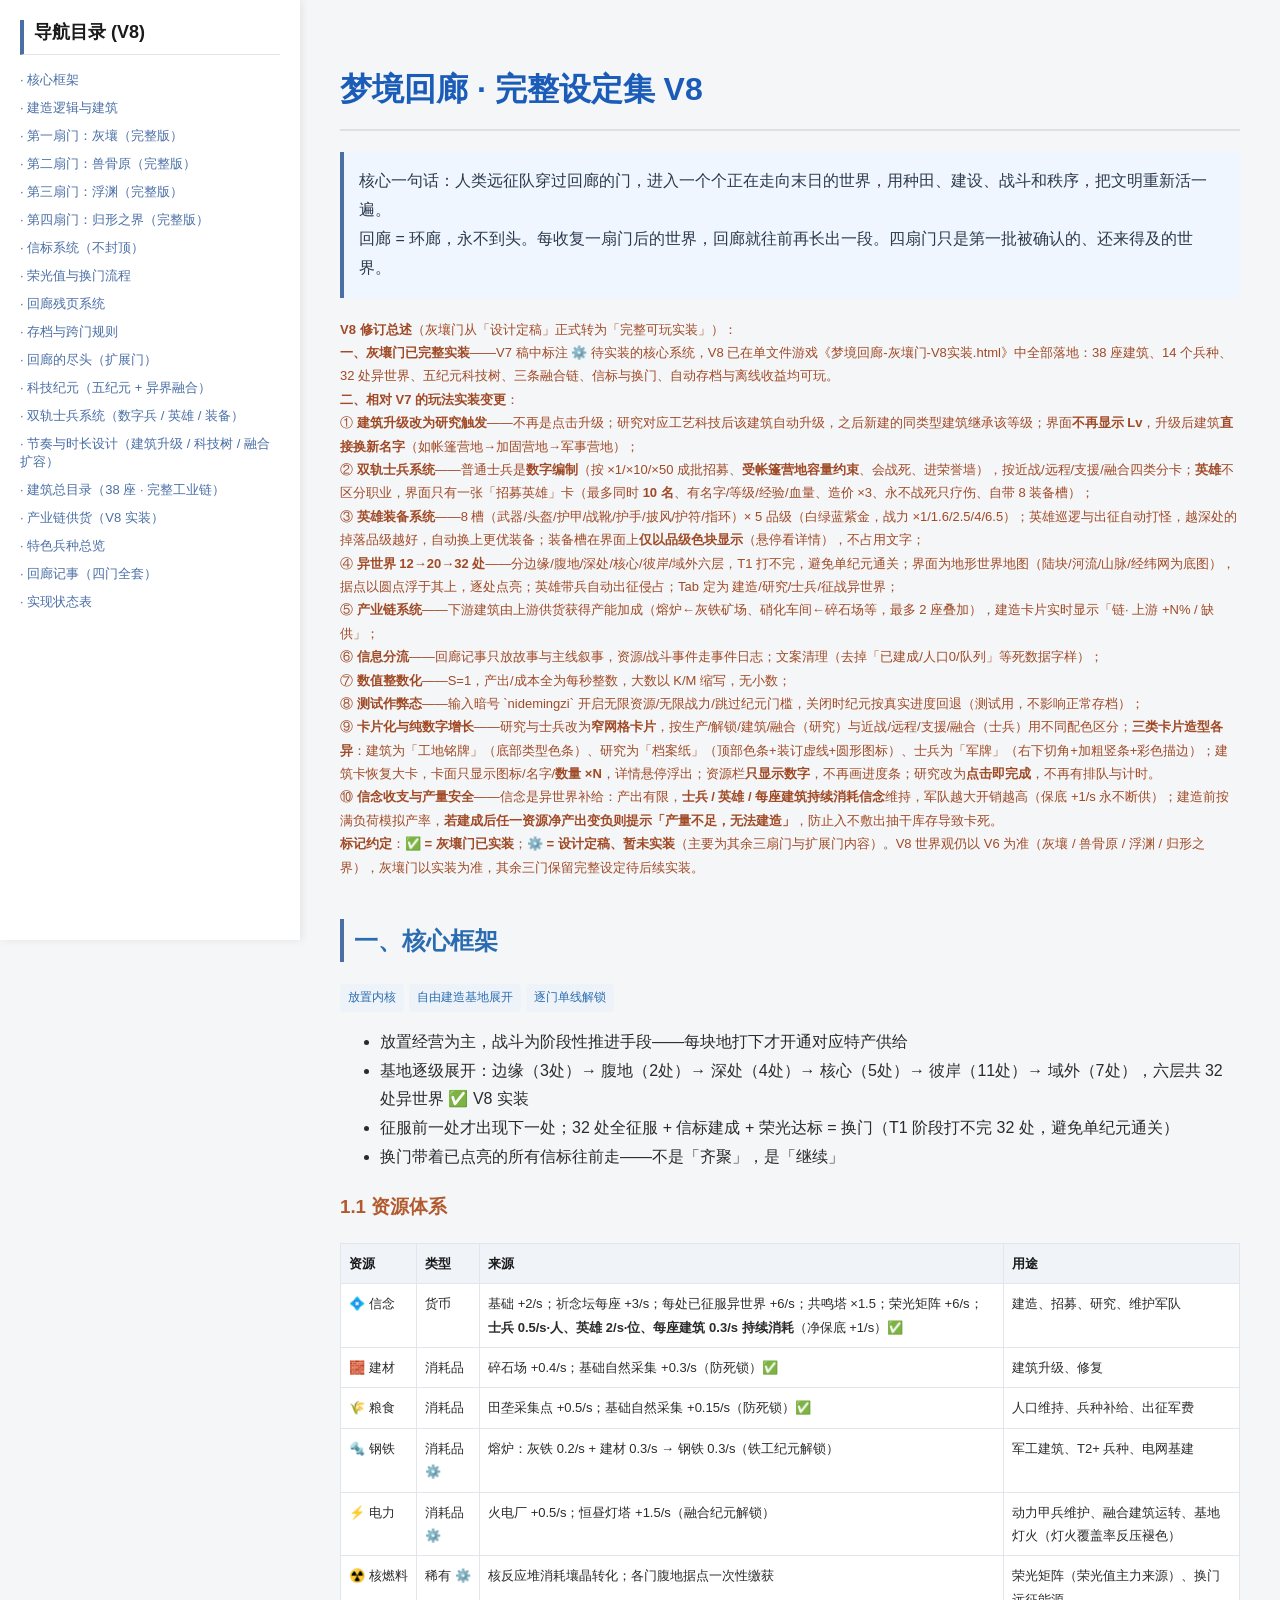
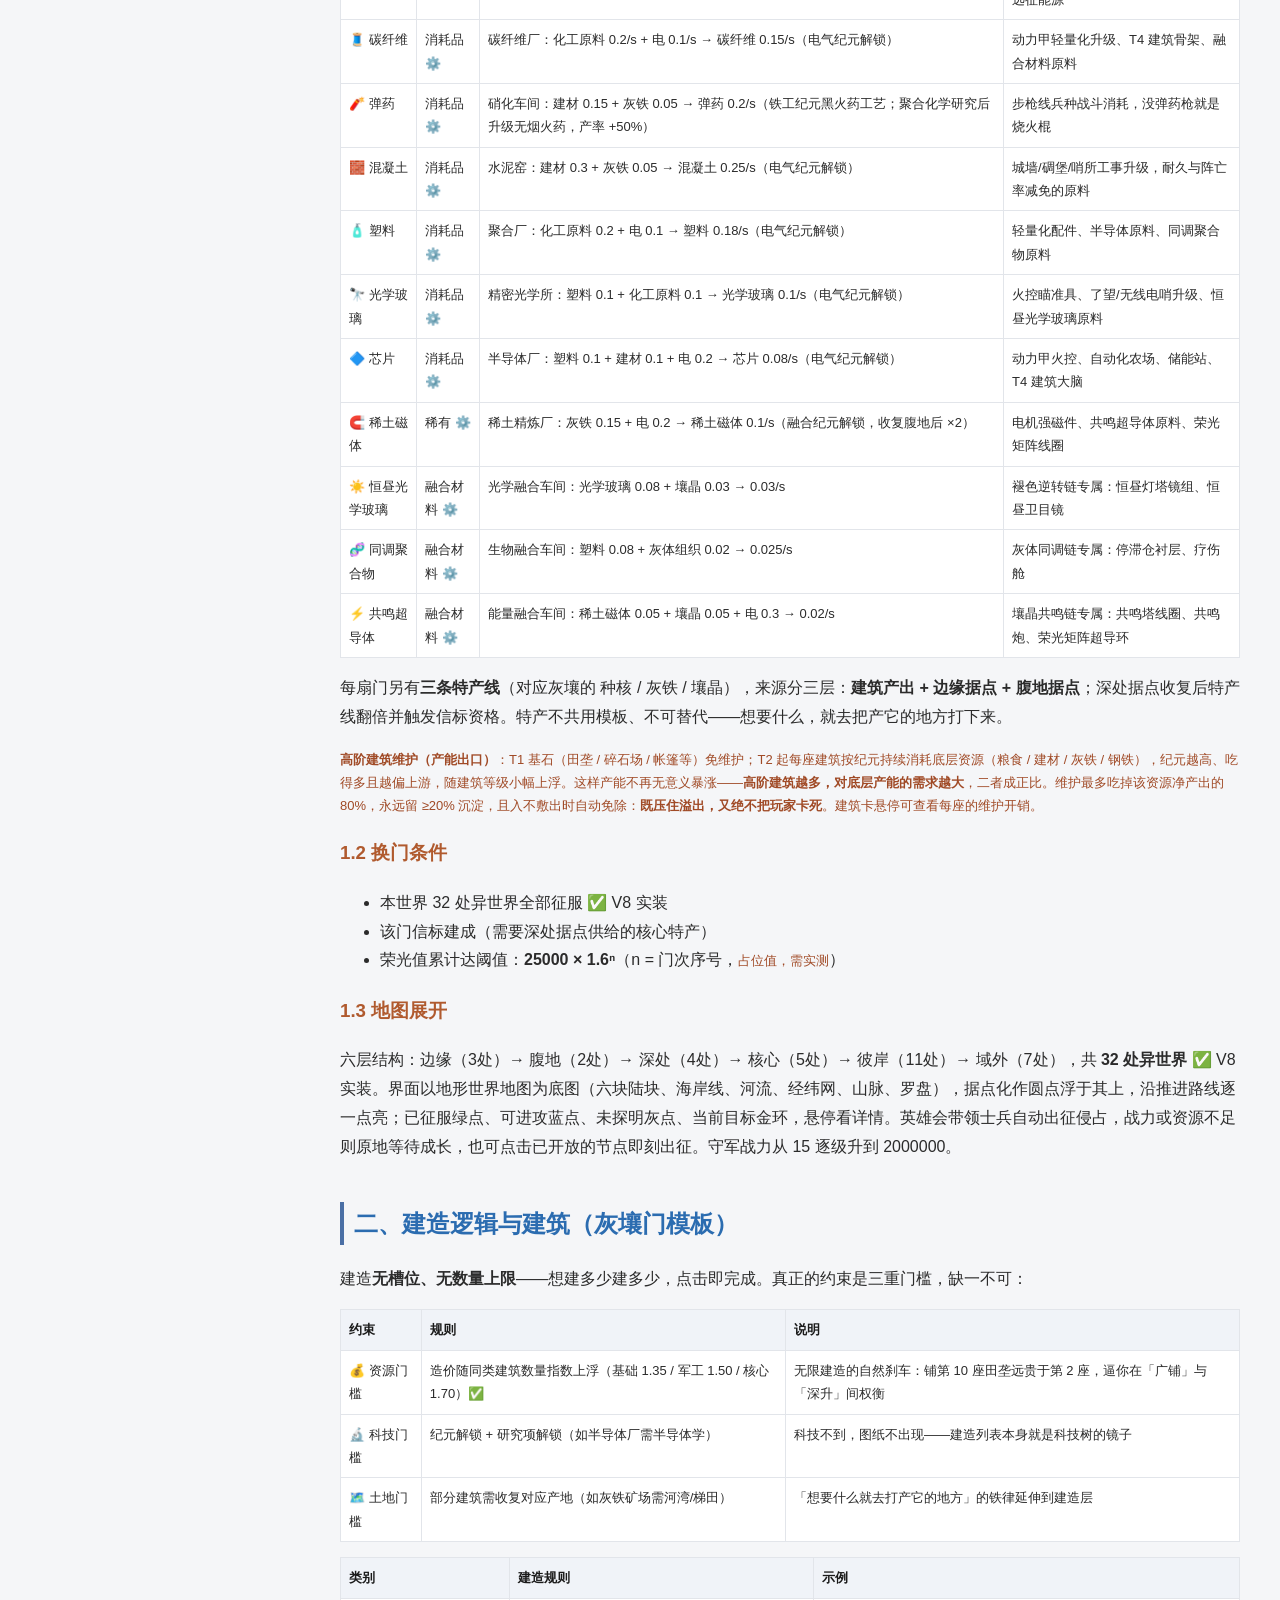
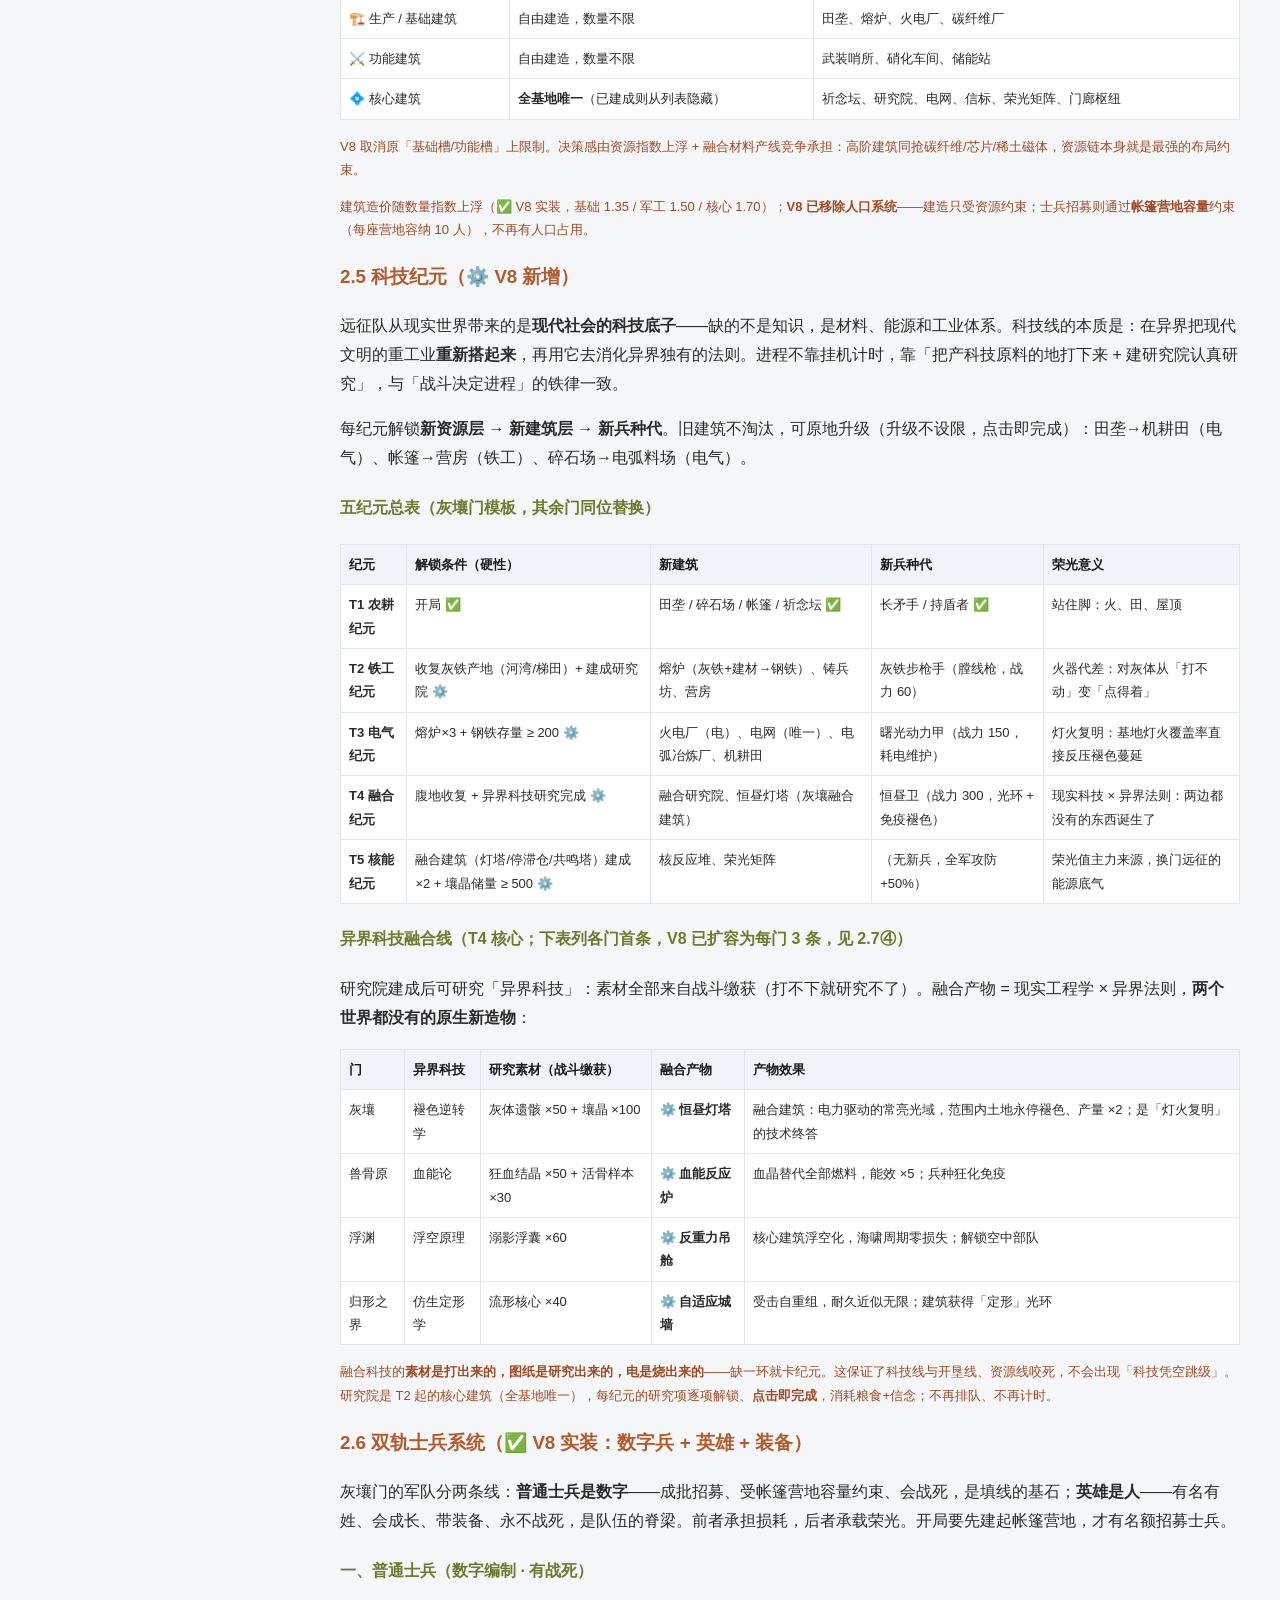
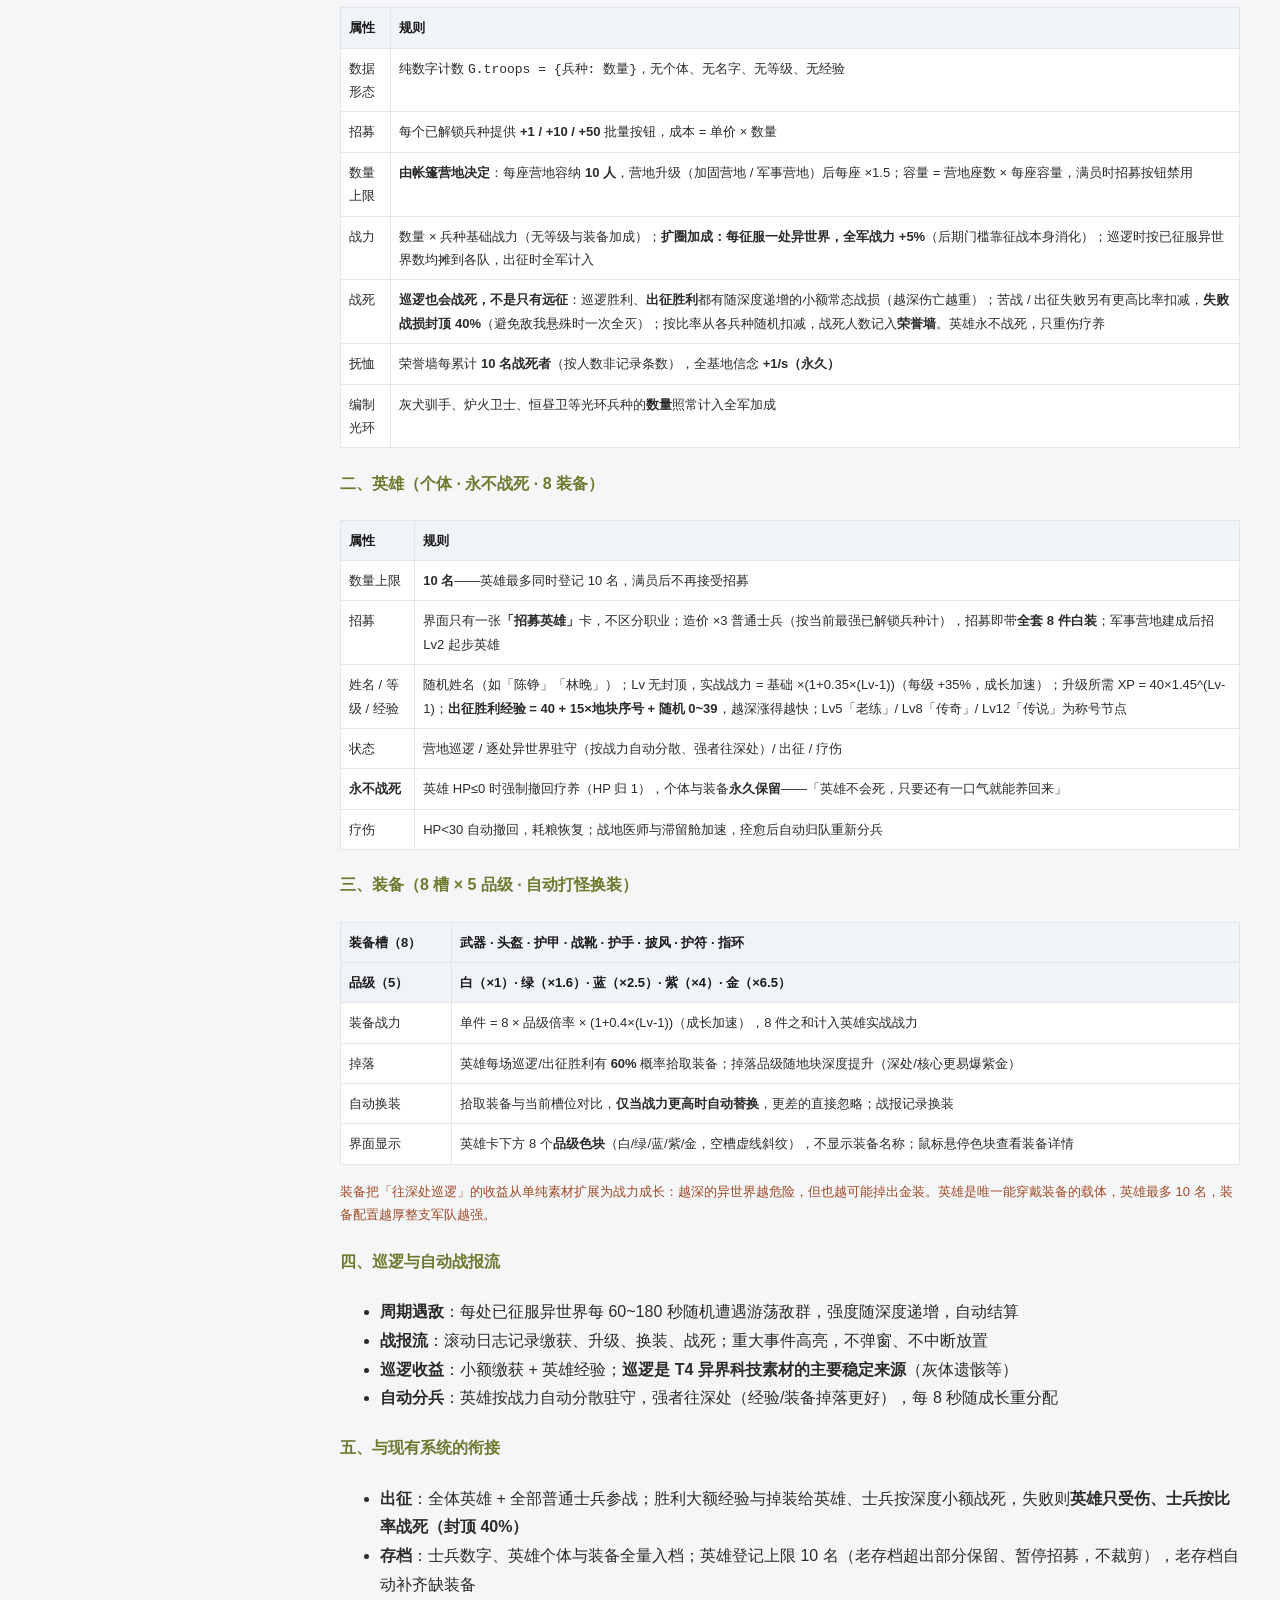
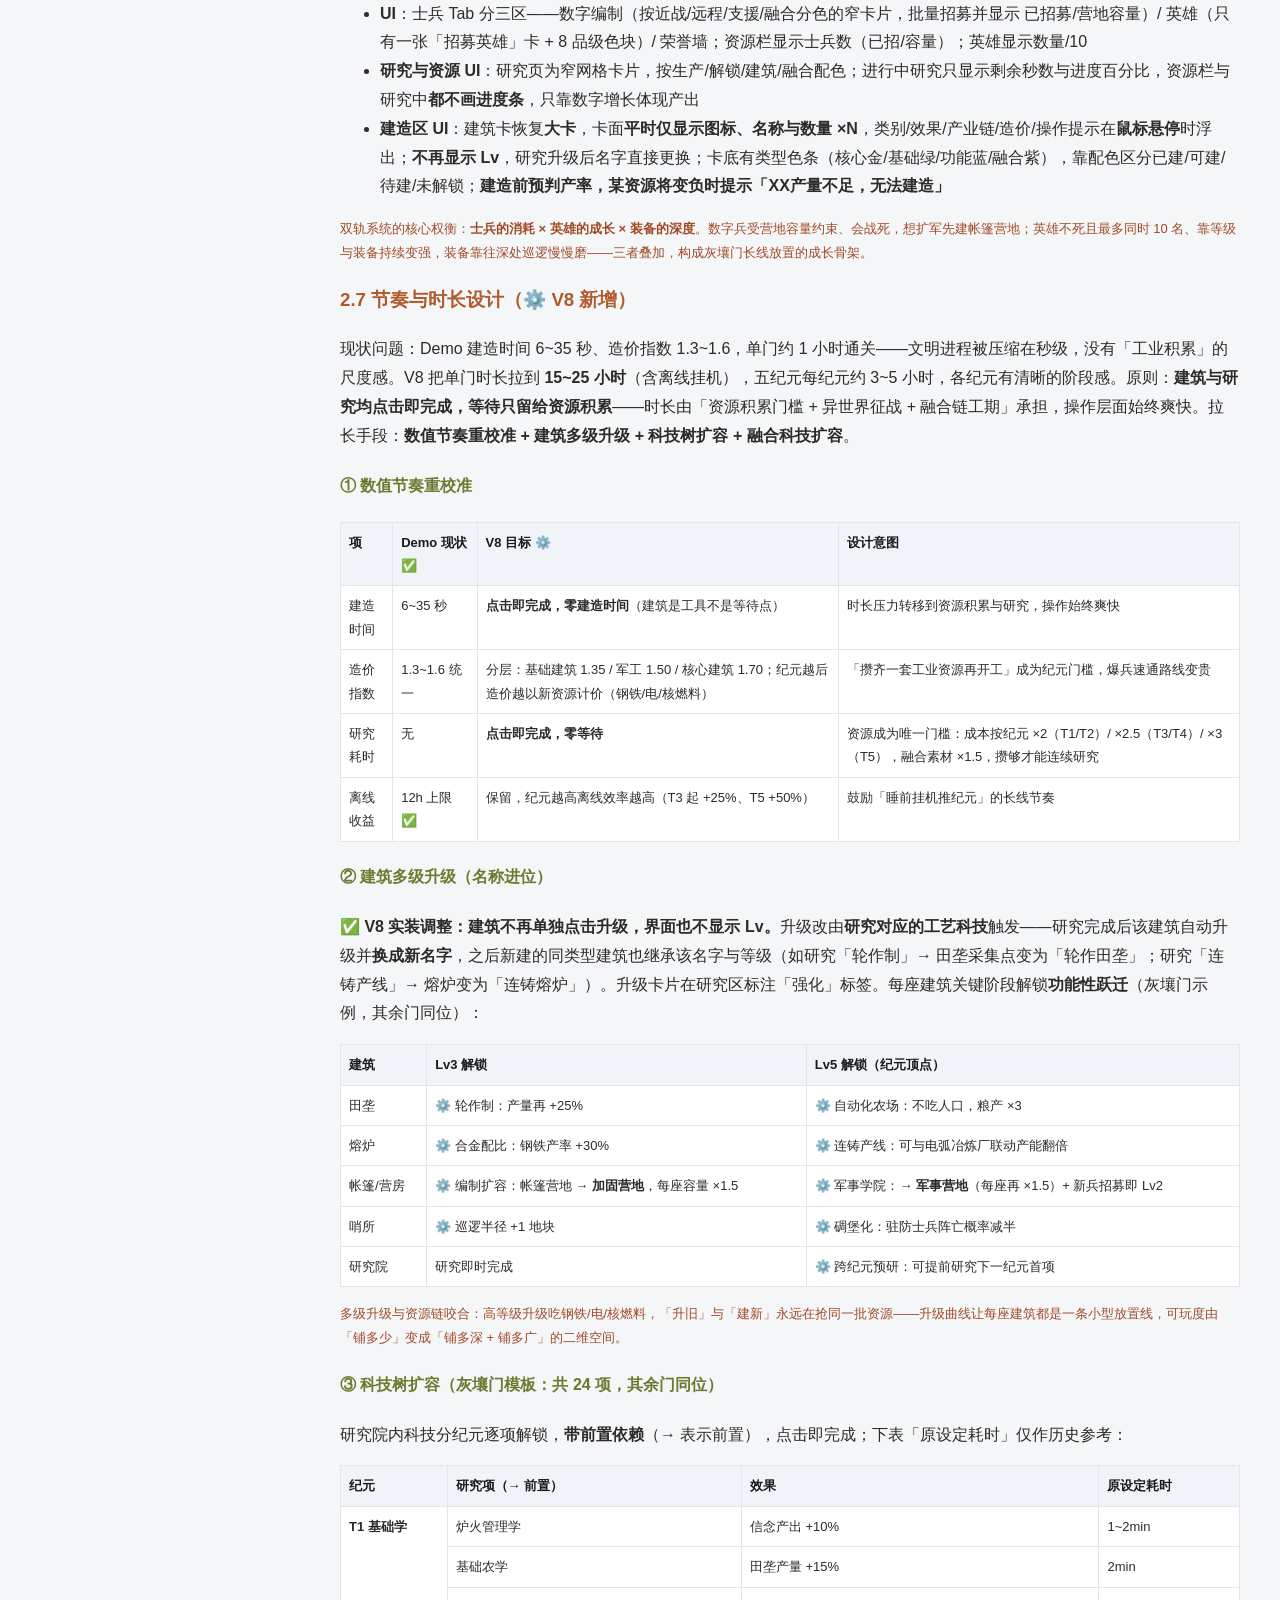
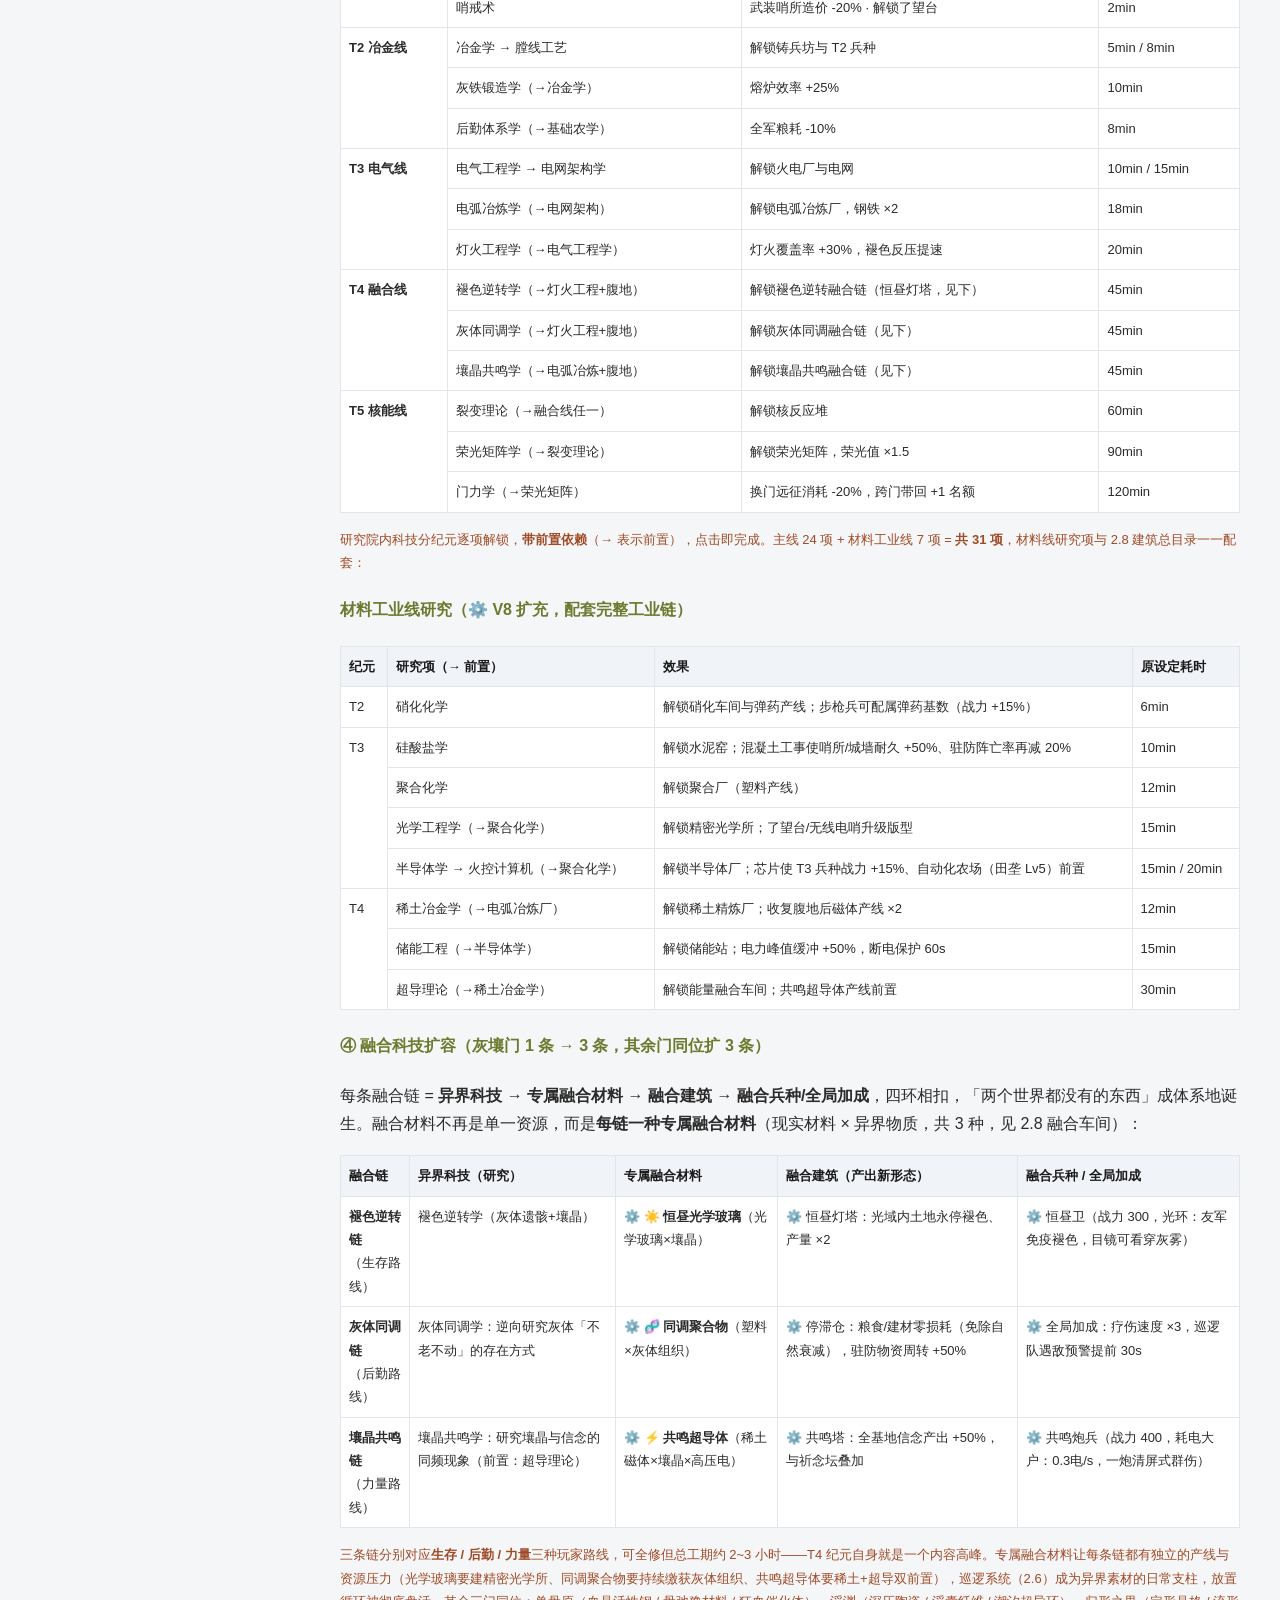
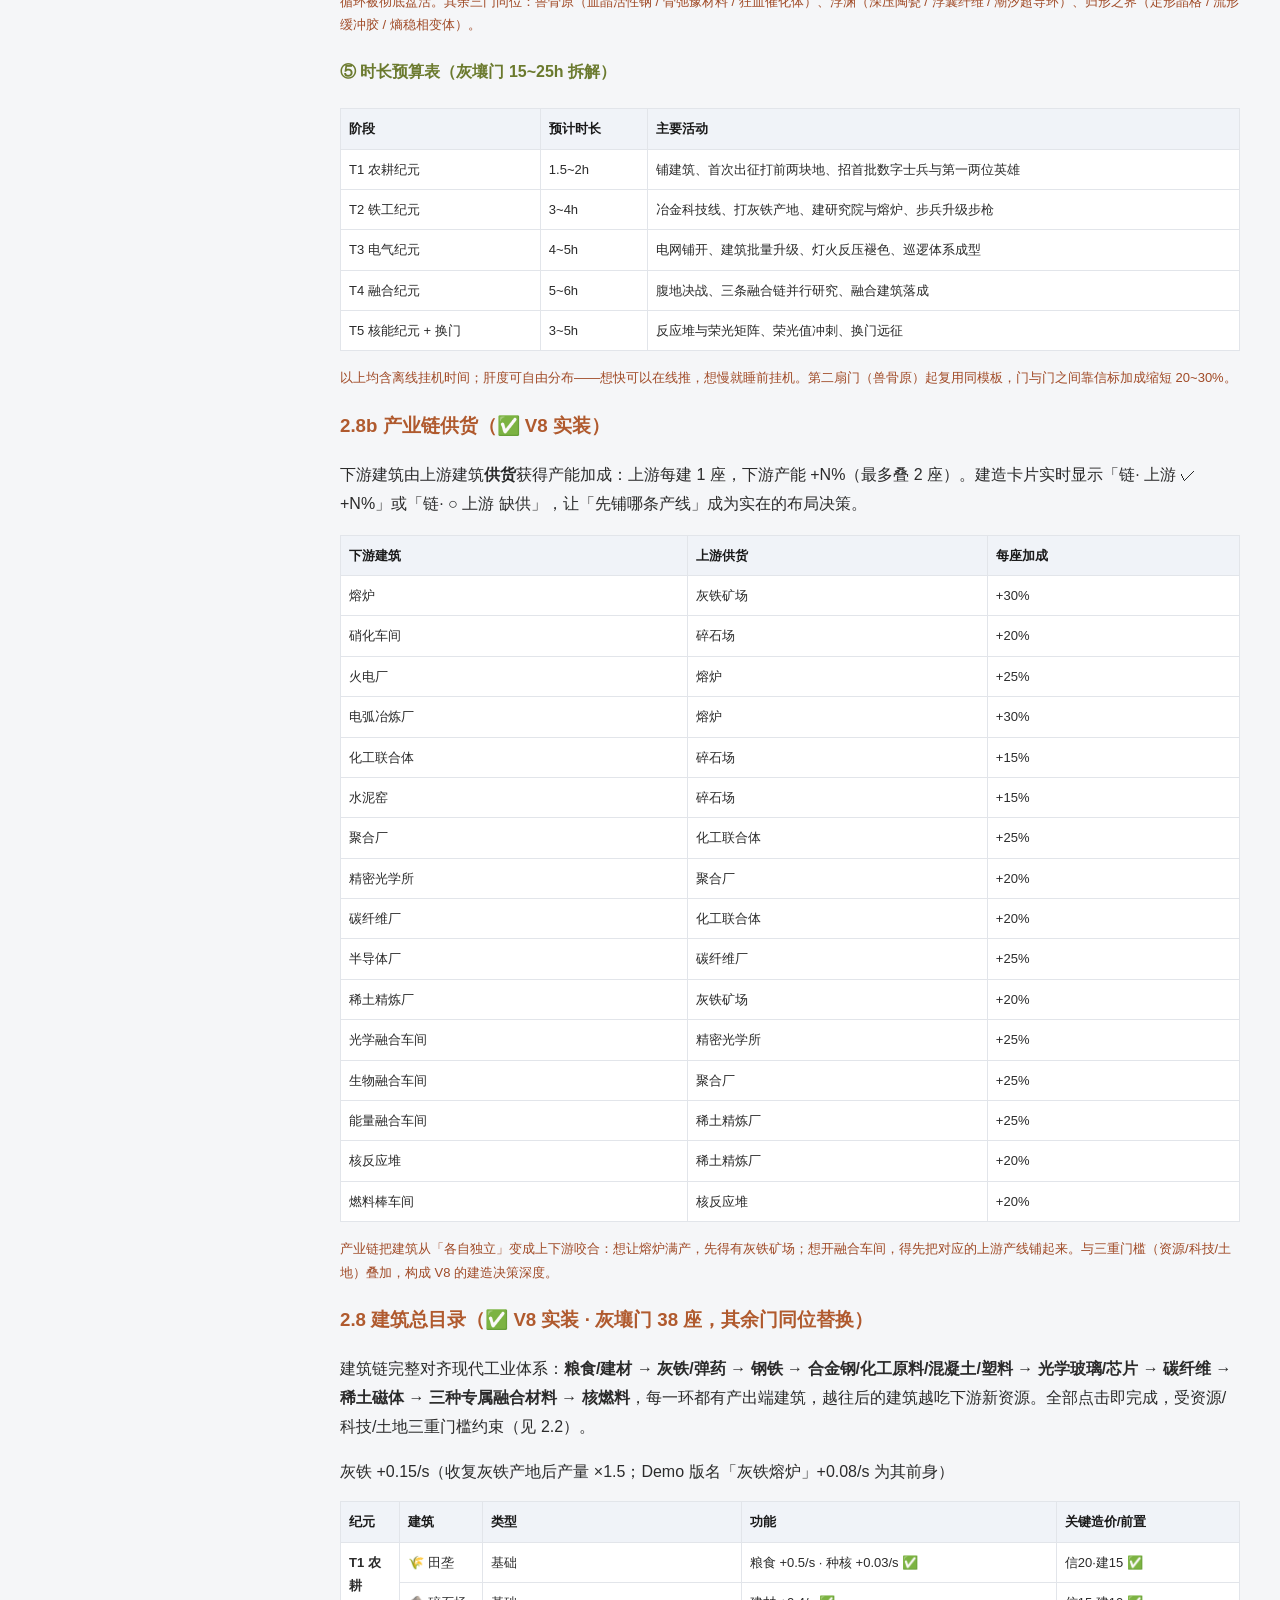
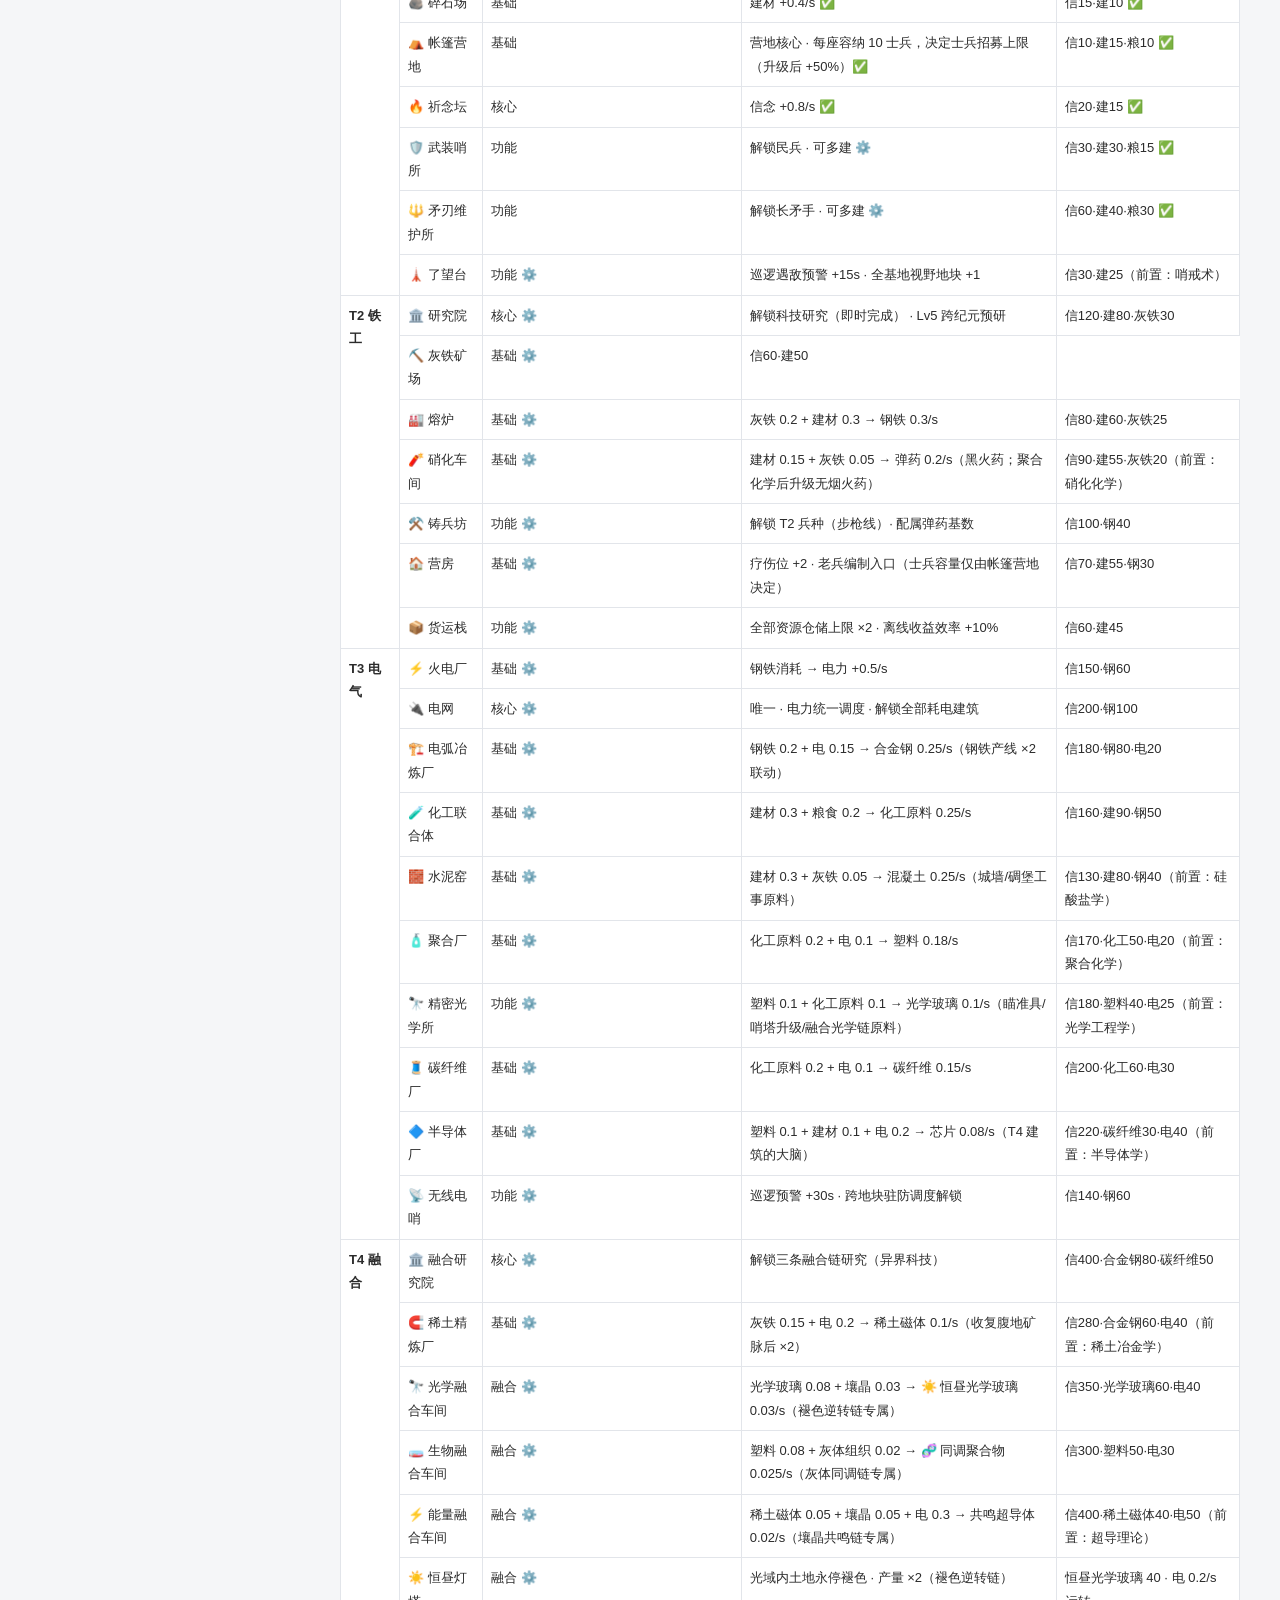
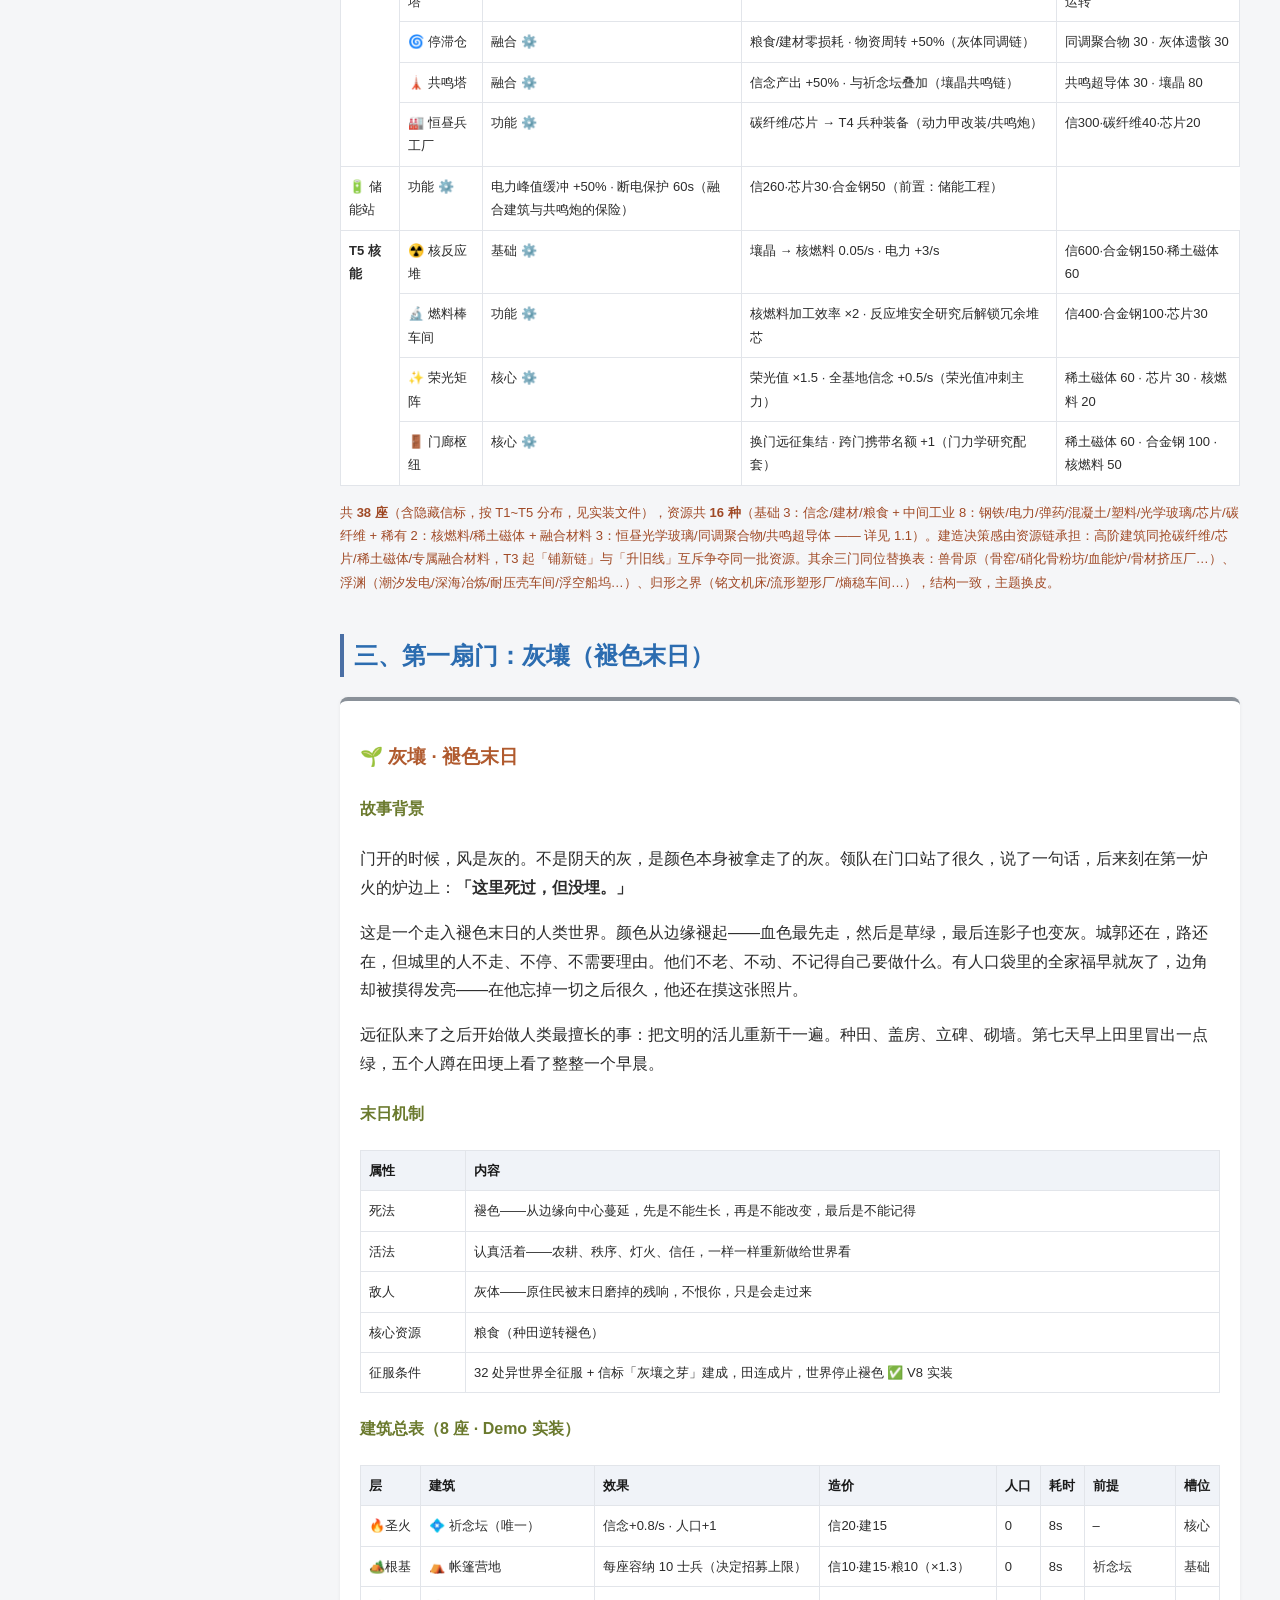
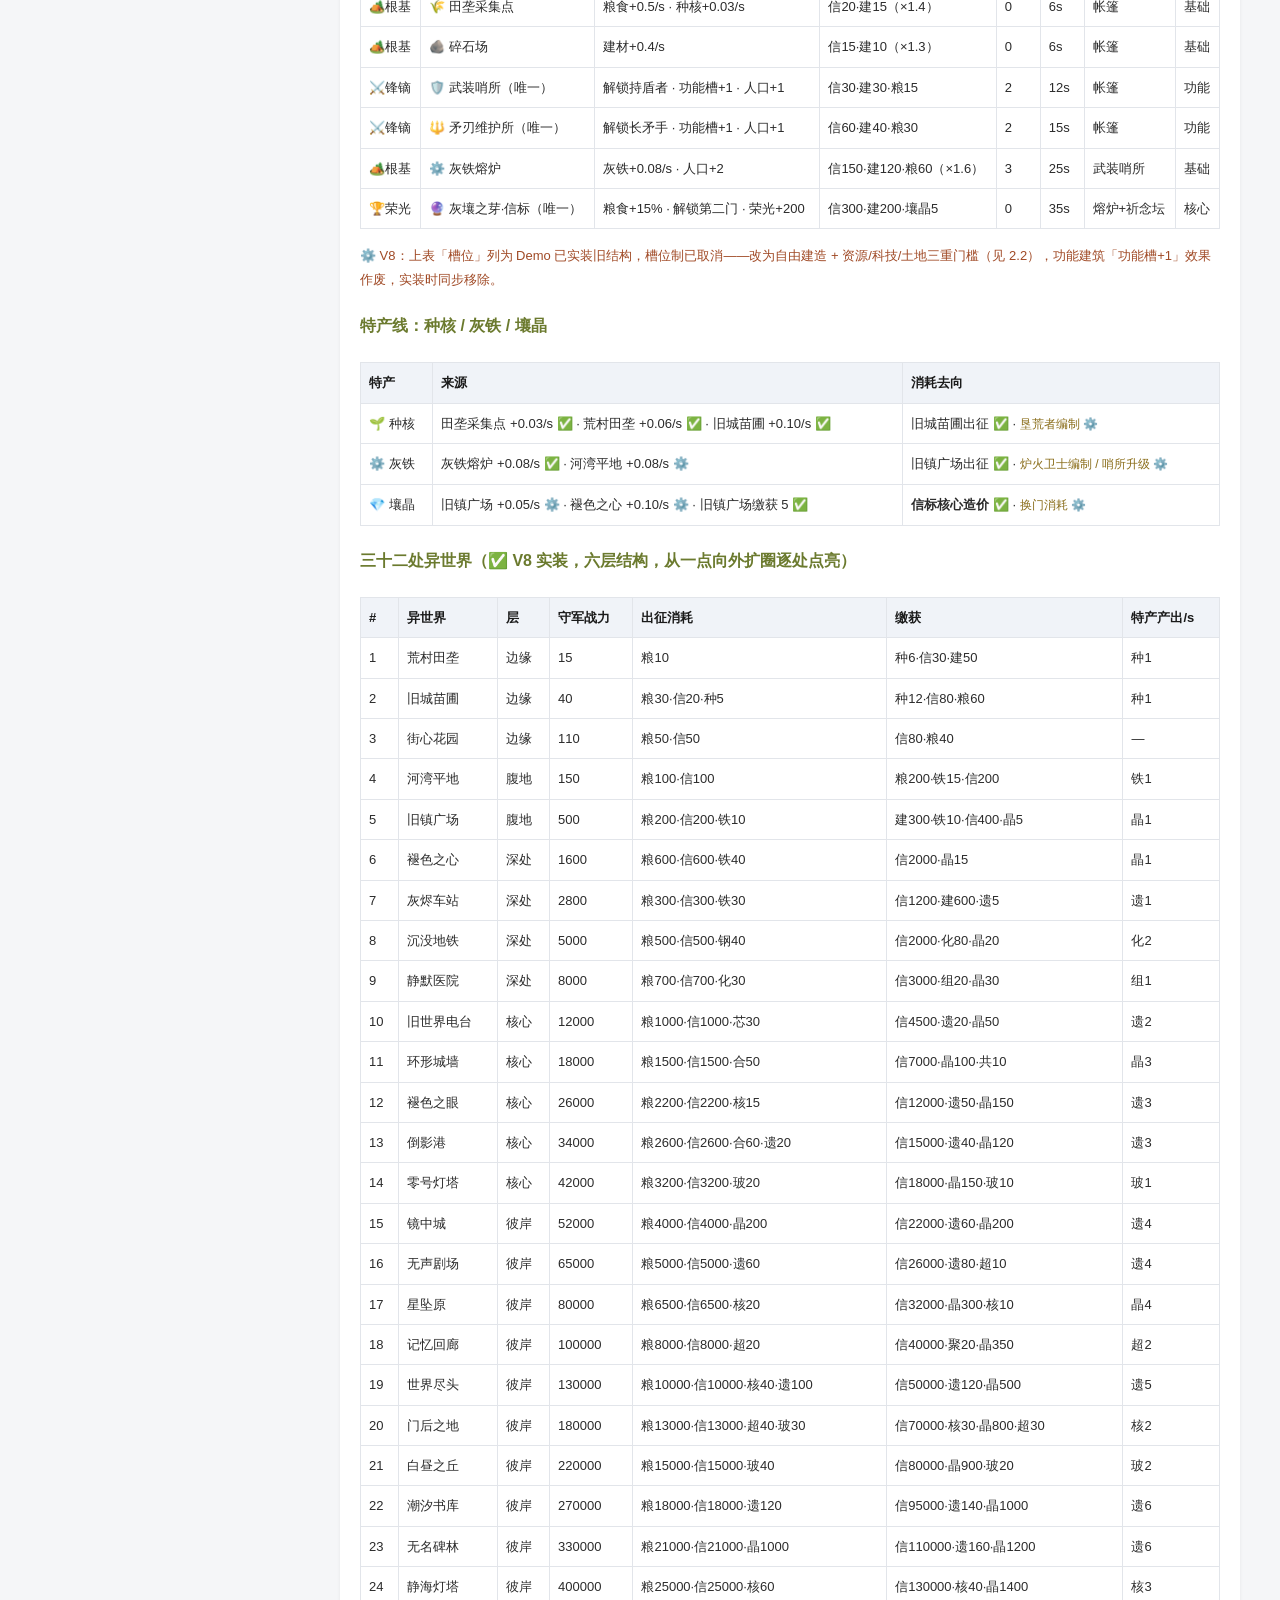
<file: 梦境回廊-完整设定集-v8.html>
<!DOCTYPE html>
<html lang="zh-CN">
<head>
<meta charset="UTF-8">
<title>梦境回廊-完整设定集-V8</title>
<style>
  body { margin: 0; font-family: "Microsoft YaHei", sans-serif; background: #f5f6f8; color: #2b2b2b; display: flex; }
  #sidebar { width: 260px; background: #ffffff; padding: 20px; height: 100vh; position: fixed; overflow-y: auto; box-shadow: 2px 0 8px rgba(0,0,0,0.08); }
  #sidebar h2 { color: #1a1a1a; font-size: 18px; margin-top: 0; border-bottom: 1px solid #e5e5e5; padding-bottom: 10px; }
  #sidebar ul { list-style: none; padding: 0; }
  #sidebar li { margin: 10px 0; }
  #sidebar a { color: #4a6fa5; text-decoration: none; font-size: 13px; display: block; transition: color 0.2s; }
  #sidebar a:hover { color: #1a5cb8; text-decoration: underline; }
  #content { margin-left: 300px; padding: 40px; max-width: 960px; line-height: 1.8; }
  h1 { color: #1a5cb8; border-bottom: 2px solid #e0e0e0; padding-bottom: 10px; }
  h2 { color: #2b6cb0; margin-top: 40px; border-left: 4px solid #4a6fa5; padding-left: 10px; }
  h3 { color: #b05a2e; }
  h4 { color: #6b7a2e; }
  .tag { display: inline-block; background: #eef3fa; color: #2b6cb0; padding: 3px 8px; border-radius: 4px; font-size: 12px; margin-right: 5px; }
  table { width: 100%; border-collapse: collapse; margin: 15px 0; background: #ffffff; }
  th, td { border: 1px solid #e2e5ea; padding: 8px; text-align: left; font-size: 13px; vertical-align: top; }
  th { background: #f0f3f8; color: #1a1a1a; }
  blockquote { background: #f0f6ff; border-left: 4px solid #4a6fa5; margin: 20px 0; padding: 15px; color: #2b3a4d; }
  .note { color: #a04a26; font-size: 13px; }
  .ok { color: #2e7d32; font-size: 12px; }
  .spec { color: #8a6d1a; font-size: 12px; }
  .door-card { background: #ffffff; padding: 20px; border-radius: 8px; margin: 20px 0; border-top: 4px solid #777; box-shadow: 0 1px 4px rgba(0,0,0,0.06); }
  .gray-soil { border-color: #8a9199; }
  .beast-bone { border-color: #b05a94; }
  .floating-abyss { border-color: #2b6cb0; }
  .return-form { border-color: #c9a227; }
</style>
</head>
<body>

<div id="sidebar">
  <h2>导航目录 (V8)</h2>
  <ul>
    <li><a href="#top">· 核心框架</a></li>
    <li><a href="#slots">· 建造逻辑与建筑</a></li>
    <li><a href="#door1">· 第一扇门：灰壤（完整版）</a></li>
    <li><a href="#door2">· 第二扇门：兽骨原（完整版）</a></li>
    <li><a href="#door3">· 第三扇门：浮渊（完整版）</a></li>
    <li><a href="#door4">· 第四扇门：归形之界（完整版）</a></li>
    <li><a href="#beacon">· 信标系统（不封顶）</a></li>
    <li><a href="#glory">· 荣光值与换门流程</a></li>
    <li><a href="#scroll">· 回廊残页系统</a></li>
    <li><a href="#save">· 存档与跨门规则</a></li>
    <li><a href="#future">· 回廊的尽头（扩展门）</a></li>
    <li><a href="#tech">· 科技纪元（五纪元 + 异界融合）</a></li>
    <li><a href="#soldiers">· 双轨士兵系统（数字兵 / 英雄 / 装备）</a></li>
    <li><a href="#pace">· 节奏与时长设计（建筑升级 / 科技树 / 融合扩容）</a></li>
    <li><a href="#buildings">· 建筑总目录（38 座 · 完整工业链）</a></li>
    <li><a href="#chain">· 产业链供货（V8 实装）</a></li>
    <li><a href="#troops">· 特色兵种总览</a></li>
    <li><a href="#events">· 回廊记事（四门全套）</a></li>
    <li><a href="#status">· 实现状态表</a></li>
  </ul>
</div>

<div id="content">
  <h1 id="top">梦境回廊 · 完整设定集 V8</h1>
  <blockquote>
    核心一句话：人类远征队穿过回廊的门，进入一个个正在走向末日的世界，用种田、建设、战斗和秩序，把文明重新活一遍。<br>
    回廊 = 环廊，永不到头。每收复一扇门后的世界，回廊就往前再长出一段。四扇门只是第一批被确认的、还来得及的世界。
  </blockquote>
  <p class="note"><b>V8 修订总述</b>（灰壤门从「设计定稿」正式转为「完整可玩实装」）：<br>
<b>一、灰壤门已完整实装</b>——V7 稿中标注 ⚙️ 待实装的核心系统，V8 已在单文件游戏《梦境回廊-灰壤门-V8实装.html》中全部落地：38 座建筑、14 个兵种、32 处异世界、五纪元科技树、三条融合链、信标与换门、自动存档与离线收益均可玩。<br>
<b>二、相对 V7 的玩法实装变更</b>：<br>
① <b>建筑升级改为研究触发</b>——不再是点击升级；研究对应工艺科技后该建筑自动升级，之后新建的同类型建筑继承该等级；界面<b>不再显示 Lv</b>，升级后建筑<b>直接换新名字</b>（如帐篷营地→加固营地→军事营地）；<br>
② <b>双轨士兵系统</b>——普通士兵是<b>数字编制</b>（按 ×1/×10/×50 成批招募、<b>受帐篷营地容量约束</b>、会战死、进荣誉墙），按近战/远程/支援/融合四类分卡；<b>英雄</b>不区分职业，界面只有一张「招募英雄」卡（最多同时 <b>10 名</b>、有名字/等级/经验/血量、造价 ×3、永不战死只疗伤、自带 8 装备槽）；<br>
③ <b>英雄装备系统</b>——8 槽（武器/头盔/护甲/战靴/护手/披风/护符/指环）× 5 品级（白绿蓝紫金，战力 ×1/1.6/2.5/4/6.5）；英雄巡逻与出征自动打怪，越深处的掉落品级越好，自动换上更优装备；装备槽在界面上<b>仅以品级色块显示</b>（悬停看详情），不占用文字；<br>
④ <b>异世界 12→20→32 处</b>——分边缘/腹地/深处/核心/彼岸/域外六层，T1 打不完，避免单纪元通关；界面为地形世界地图（陆块/河流/山脉/经纬网为底图），据点以圆点浮于其上，逐处点亮；英雄带兵自动出征侵占；Tab 定为 建造/研究/士兵/征战异世界；<br>
⑤ <b>产业链系统</b>——下游建筑由上游供货获得产能加成（熔炉←灰铁矿场、硝化车间←碎石场等，最多 2 座叠加），建造卡片实时显示「链· 上游 +N% / 缺供」；<br>
⑥ <b>信息分流</b>——回廊记事只放故事与主线叙事，资源/战斗事件走事件日志；文案清理（去掉「已建成/人口0/队列」等死数据字样）；<br>
⑦ <b>数值整数化</b>——S=1，产出/成本全为每秒整数，大数以 K/M 缩写，无小数；<br>
⑧ <b>测试作弊态</b>——输入暗号 `nidemingzi` 开启无限资源/无限战力/跳过纪元门槛，关闭时纪元按真实进度回退（测试用，不影响正常存档）；<br>
⑨ <b>卡片化与纯数字增长</b>——研究与士兵改为<b>窄网格卡片</b>，按生产/解锁/建筑/融合（研究）与近战/远程/支援/融合（士兵）用不同配色区分；<b>三类卡片造型各异</b>：建筑为「工地铭牌」（底部类型色条）、研究为「档案纸」（顶部色条+装订虚线+圆形图标）、士兵为「军牌」（右下切角+加粗竖条+彩色描边）；建筑卡恢复大卡，卡面只显示图标/名字/<b>数量 ×N</b>，详情悬停浮出；资源栏<b>只显示数字</b>，不再画进度条；研究改为<b>点击即完成</b>，不再有排队与计时。<br>
⑩ <b>信念收支与产量安全</b>——信念是异世界补给：产出有限，<b>士兵 / 英雄 / 每座建筑持续消耗信念</b>维持，军队越大开销越高（保底 +1/s 永不断供）；建造前按满负荷模拟产率，<b>若建成后任一资源净产出变负则提示「产量不足，无法建造」</b>，防止入不敷出抽干库存导致卡死。<br>
<b>标记约定</b>：<b>✅ = 灰壤门已实装</b>；<b>⚙️ = 设计定稿、暂未实装</b>（主要为其余三扇门与扩展门内容）。V8 世界观仍以 V6 为准（灰壤 / 兽骨原 / 浮渊 / 归形之界），灰壤门以实装为准，其余三门保留完整设定待后续实装。</p>

  <h2>一、核心框架</h2>
  <p><span class="tag">放置内核</span><span class="tag">自由建造基地展开</span><span class="tag">逐门单线解锁</span></p>
  <ul>
    <li>放置经营为主，战斗为阶段性推进手段——每块地打下才开通对应特产供给</li>
    <li>基地逐级展开：边缘（3处）→ 腹地（2处）→ 深处（4处）→ 核心（5处）→ 彼岸（11处）→ 域外（7处），六层共 32 处异世界 ✅ V8 实装</li>
    <li>征服前一处才出现下一处；32 处全征服 + 信标建成 + 荣光达标 = 换门（T1 阶段打不完 32 处，避免单纪元通关）</li>
    <li>换门带着已点亮的所有信标往前走——不是「齐聚」，是「继续」</li>
  </ul>

  <h3>1.1 资源体系</h3>
  <table>
    <tr><th>资源</th><th>类型</th><th>来源</th><th>用途</th></tr>
    <tr><td>💠 信念</td><td>货币</td><td>基础 +2/s；祈念坛每座 +3/s；每处已征服异世界 +6/s；共鸣塔 ×1.5；荣光矩阵 +6/s；<b>士兵 0.5/s·人、英雄 2/s·位、每座建筑 0.3/s 持续消耗</b>（净保底 +1/s）✅</td><td>建造、招募、研究、维护军队</td></tr>
    <tr><td>🧱 建材</td><td>消耗品</td><td>碎石场 +0.4/s；基础自然采集 +0.3/s（防死锁）✅</td><td>建筑升级、修复</td></tr>
    <tr><td>🌾 粮食</td><td>消耗品</td><td>田垄采集点 +0.5/s；基础自然采集 +0.15/s（防死锁）✅</td><td>人口维持、兵种补给、出征军费</td></tr>
    <tr><td>🔩 钢铁</td><td>消耗品 ⚙️</td><td>熔炉：灰铁 0.2/s + 建材 0.3/s → 钢铁 0.3/s（铁工纪元解锁）</td><td>军工建筑、T2+ 兵种、电网基建</td></tr>
    <tr><td>⚡ 电力</td><td>消耗品 ⚙️</td><td>火电厂 +0.5/s；恒昼灯塔 +1.5/s（融合纪元解锁）</td><td>动力甲兵维护、融合建筑运转、基地灯火（灯火覆盖率反压褪色）</td></tr>
    <tr><td>☢️ 核燃料</td><td>稀有 ⚙️</td><td>核反应堆消耗壤晶转化；各门腹地据点一次性缴获</td><td>荣光矩阵（荣光值主力来源）、换门远征能源</td></tr>
    <tr><td>🧵 碳纤维</td><td>消耗品 ⚙️</td><td>碳纤维厂：化工原料 0.2/s + 电 0.1/s → 碳纤维 0.15/s（电气纪元解锁）</td><td>动力甲轻量化升级、T4 建筑骨架、融合材料原料</td></tr>
    <tr><td>🧨 弹药</td><td>消耗品 ⚙️</td><td>硝化车间：建材 0.15 + 灰铁 0.05 → 弹药 0.2/s（铁工纪元黑火药工艺；聚合化学研究后升级无烟火药，产率 +50%）</td><td>步枪线兵种战斗消耗，没弹药枪就是烧火棍</td></tr>
    <tr><td>🧱 混凝土</td><td>消耗品 ⚙️</td><td>水泥窑：建材 0.3 + 灰铁 0.05 → 混凝土 0.25/s（电气纪元解锁）</td><td>城墙/碉堡/哨所工事升级，耐久与阵亡率减免的原料</td></tr>
    <tr><td>🧴 塑料</td><td>消耗品 ⚙️</td><td>聚合厂：化工原料 0.2 + 电 0.1 → 塑料 0.18/s（电气纪元解锁）</td><td>轻量化配件、半导体原料、同调聚合物原料</td></tr>
    <tr><td>🔭 光学玻璃</td><td>消耗品 ⚙️</td><td>精密光学所：塑料 0.1 + 化工原料 0.1 → 光学玻璃 0.1/s（电气纪元解锁）</td><td>火控瞄准具、了望/无线电哨升级、恒昼光学玻璃原料</td></tr>
    <tr><td>🔷 芯片</td><td>消耗品 ⚙️</td><td>半导体厂：塑料 0.1 + 建材 0.1 + 电 0.2 → 芯片 0.08/s（电气纪元解锁）</td><td>动力甲火控、自动化农场、储能站、T4 建筑大脑</td></tr>
    <tr><td>🧲 稀土磁体</td><td>稀有 ⚙️</td><td>稀土精炼厂：灰铁 0.15 + 电 0.2 → 稀土磁体 0.1/s（融合纪元解锁，收复腹地后 ×2）</td><td>电机强磁件、共鸣超导体原料、荣光矩阵线圈</td></tr>
    <tr><td>☀️ 恒昼光学玻璃</td><td>融合材料 ⚙️</td><td>光学融合车间：光学玻璃 0.08 + 壤晶 0.03 → 0.03/s</td><td>褪色逆转链专属：恒昼灯塔镜组、恒昼卫目镜</td></tr>
    <tr><td>🧬 同调聚合物</td><td>融合材料 ⚙️</td><td>生物融合车间：塑料 0.08 + 灰体组织 0.02 → 0.025/s</td><td>灰体同调链专属：停滞仓衬层、疗伤舱</td></tr>
    <tr><td>⚡ 共鸣超导体</td><td>融合材料 ⚙️</td><td>能量融合车间：稀土磁体 0.05 + 壤晶 0.05 + 电 0.3 → 0.02/s</td><td>壤晶共鸣链专属：共鸣塔线圈、共鸣炮、荣光矩阵超导环</td></tr>
  </table>
  <p>每扇门另有<b>三条特产线</b>（对应灰壤的 种核 / 灰铁 / 壤晶），来源分三层：<b>建筑产出 + 边缘据点 + 腹地据点</b>；深处据点收复后特产线翻倍并触发信标资格。特产不共用模板、不可替代——想要什么，就去把产它的地方打下来。</p>
  <p class="note"><b>高阶建筑维护（产能出口）</b>：T1 基石（田垄 / 碎石场 / 帐篷等）免维护；T2 起每座建筑按纪元持续消耗底层资源（粮食 / 建材 / 灰铁 / 钢铁），纪元越高、吃得多且越偏上游，随建筑等级小幅上浮。这样产能不再无意义暴涨——<b>高阶建筑越多，对底层产能的需求越大</b>，二者成正比。维护最多吃掉该资源净产出的 80%，永远留 ≥20% 沉淀，且入不敷出时自动免除：<b>既压住溢出，又绝不把玩家卡死</b>。建筑卡悬停可查看每座的维护开销。</p>

  <h3>1.2 换门条件</h3>
  <ul>
    <li>本世界 32 处异世界全部征服 ✅ V8 实装</li>
    <li>该门信标建成（需要深处据点供给的核心特产）</li>
    <li>荣光值累计达阈值：<b>25000 × 1.6ⁿ</b>（n = 门次序号，<span class="note">占位值，需实测</span>）</li>
  </ul>

  <h3>1.3 地图展开</h3>
  <p>六层结构：边缘（3处）→ 腹地（2处）→ 深处（4处）→ 核心（5处）→ 彼岸（11处）→ 域外（7处），共 <b>32 处异世界</b> ✅ V8 实装。界面以地形世界地图为底图（六块陆块、海岸线、河流、经纬网、山脉、罗盘），据点化作圆点浮于其上，沿推进路线逐一点亮；已征服绿点、可进攻蓝点、未探明灰点、当前目标金环，悬停看详情。英雄会带领士兵自动出征侵占，战力或资源不足则原地等待成长，也可点击已开放的节点即刻出征。守军战力从 15 逐级升到 2000000。</p>

  <h2 id="slots">二、建造逻辑与建筑（灰壤门模板）</h2>
  <p>建造<b>无槽位、无数量上限</b>——想建多少建多少，点击即完成。真正的约束是三重门槛，缺一不可：</p>
  <table>
    <tr><th>约束</th><th>规则</th><th>说明</th></tr>
    <tr><td>💰 资源门槛</td><td>造价随同类建筑数量指数上浮（基础 1.35 / 军工 1.50 / 核心 1.70）✅</td><td>无限建造的自然刹车：铺第 10 座田垄远贵于第 2 座，逼你在「广铺」与「深升」间权衡</td></tr>
    <tr><td>🔬 科技门槛</td><td>纪元解锁 + 研究项解锁（如半导体厂需半导体学）</td><td>科技不到，图纸不出现——建造列表本身就是科技树的镜子</td></tr>
    <tr><td>🗺️ 土地门槛</td><td>部分建筑需收复对应产地（如灰铁矿场需河湾/梯田）</td><td>「想要什么就去打产它的地方」的铁律延伸到建造层</td></tr>
  </table>
  <table>
    <tr><th>类别</th><th>建造规则</th><th>示例</th></tr>
    <tr><td>🏗️ 生产 / 基础建筑</td><td>自由建造，数量不限</td><td>田垄、熔炉、火电厂、碳纤维厂</td></tr>
    <tr><td>⚔️ 功能建筑</td><td>自由建造，数量不限</td><td>武装哨所、硝化车间、储能站</td></tr>
    <tr><td>💠 核心建筑</td><td><b>全基地唯一</b>（已建成则从列表隐藏）</td><td>祈念坛、研究院、电网、信标、荣光矩阵、门廊枢纽</td></tr>
  </table>
  <p class="note">V8 取消原「基础槽/功能槽」上限制。决策感由资源指数上浮 + 融合材料产线竞争承担：高阶建筑同抢碳纤维/芯片/稀土磁体，资源链本身就是最强的布局约束。</p>
  <p class="note">建筑造价随数量指数上浮（✅ V8 实装，基础 1.35 / 军工 1.50 / 核心 1.70）；<b>V8 已移除人口系统</b>——建造只受资源约束；士兵招募则通过<b>帐篷营地容量</b>约束（每座营地容纳 10 人），不再有人口占用。</p>

  <h3 id="tech">2.5 科技纪元（⚙️ V8 新增）</h3>
  <p>远征队从现实世界带来的是<b>现代社会的科技底子</b>——缺的不是知识，是材料、能源和工业体系。科技线的本质是：在异界把现代文明的重工业<b>重新搭起来</b>，再用它去消化异界独有的法则。进程不靠挂机计时，靠「把产科技原料的地打下来 + 建研究院认真研究」，与「战斗决定进程」的铁律一致。</p>
  <p>每纪元解锁<b>新资源层 → 新建筑层 → 新兵种代</b>。旧建筑不淘汰，可原地升级（升级不设限，点击即完成）：田垄→机耕田（电气）、帐篷→营房（铁工）、碎石场→电弧料场（电气）。</p>

  <h4>五纪元总表（灰壤门模板，其余门同位替换）</h4>
  <table>
    <tr><th>纪元</th><th>解锁条件（硬性）</th><th>新建筑</th><th>新兵种代</th><th>荣光意义</th></tr>
    <tr><td><b>T1 农耕纪元</b></td><td>开局 ✅</td><td>田垄 / 碎石场 / 帐篷 / 祈念坛 ✅</td><td>长矛手 / 持盾者 ✅</td><td>站住脚：火、田、屋顶</td></tr>
    <tr><td><b>T2 铁工纪元</b></td><td>收复灰铁产地（河湾/梯田）+ 建成研究院 ⚙️</td><td>熔炉（灰铁+建材→钢铁）、铸兵坊、营房</td><td>灰铁步枪手（膛线枪，战力 60）</td><td>火器代差：对灰体从「打不动」变「点得着」</td></tr>
    <tr><td><b>T3 电气纪元</b></td><td>熔炉×3 + 钢铁存量 ≥ 200 ⚙️</td><td>火电厂（电）、电网（唯一）、电弧冶炼厂、机耕田</td><td>曙光动力甲（战力 150，耗电维护）</td><td>灯火复明：基地灯火覆盖率直接反压褪色蔓延</td></tr>
    <tr><td><b>T4 融合纪元</b></td><td>腹地收复 + 异界科技研究完成 ⚙️</td><td>融合研究院、恒昼灯塔（灰壤融合建筑）</td><td>恒昼卫（战力 300，光环 + 免疫褪色）</td><td>现实科技 × 异界法则：两边都没有的东西诞生了</td></tr>
    <tr><td><b>T5 核能纪元</b></td><td>融合建筑（灯塔/停滞仓/共鸣塔）建成×2 + 壤晶储量 ≥ 500 ⚙️</td><td>核反应堆、荣光矩阵</td><td>（无新兵，全军攻防 +50%）</td><td>荣光值主力来源，换门远征的能源底气</td></tr>
  </table>

  <h4>异界科技融合线（T4 核心；下表列各门首条，V8 已扩容为每门 3 条，见 2.7④）</h4>
  <p>研究院建成后可研究「异界科技」：素材全部来自战斗缴获（打不下就研究不了）。融合产物 = 现实工程学 × 异界法则，<b>两个世界都没有的原生新造物</b>：</p>
  <table>
    <tr><th>门</th><th>异界科技</th><th>研究素材（战斗缴获）</th><th>融合产物</th><th>产物效果</th></tr>
    <tr><td>灰壤</td><td>褪色逆转学</td><td>灰体遗骸 ×50 + 壤晶 ×100</td><td>⚙️ <b>恒昼灯塔</b></td><td>融合建筑：电力驱动的常亮光域，范围内土地永停褪色、产量 ×2；是「灯火复明」的技术终答</td></tr>
    <tr><td>兽骨原</td><td>血能论</td><td>狂血结晶 ×50 + 活骨样本 ×30</td><td>⚙️ <b>血能反应炉</b></td><td>血晶替代全部燃料，能效 ×5；兵种狂化免疫</td></tr>
    <tr><td>浮渊</td><td>浮空原理</td><td>溺影浮囊 ×60</td><td>⚙️ <b>反重力吊舱</b></td><td>核心建筑浮空化，海啸周期零损失；解锁空中部队</td></tr>
    <tr><td>归形之界</td><td>仿生定形学</td><td>流形核心 ×40</td><td>⚙️ <b>自适应城墙</b></td><td>受击自重组，耐久近似无限；建筑获得「定形」光环</td></tr>
  </table>
  <p class="note">融合科技的<b>素材是打出来的，图纸是研究出来的，电是烧出来的</b>——缺一环就卡纪元。这保证了科技线与开垦线、资源线咬死，不会出现「科技凭空跳级」。研究院是 T2 起的核心建筑（全基地唯一），每纪元的研究项逐项解锁、<b>点击即完成</b>，消耗粮食+信念；不再排队、不再计时。</p>

  <h3 id="soldiers">2.6 双轨士兵系统（✅ V8 实装：数字兵 + 英雄 + 装备）</h3>
  <p>灰壤门的军队分两条线：<b>普通士兵是数字</b>——成批招募、受帐篷营地容量约束、会战死，是填线的基石；<b>英雄是人</b>——有名有姓、会成长、带装备、永不战死，是队伍的脊梁。前者承担损耗，后者承载荣光。开局要先建起帐篷营地，才有名额招募士兵。</p>

  <h4>一、普通士兵（数字编制 · 有战死）</h4>
  <table>
    <tr><th>属性</th><th>规则</th></tr>
    <tr><td>数据形态</td><td>纯数字计数 <code>G.troops = {兵种: 数量}</code>，无个体、无名字、无等级、无经验</td></tr>
    <tr><td>招募</td><td>每个已解锁兵种提供 <b>+1 / +10 / +50</b> 批量按钮，成本 = 单价 × 数量</td></tr>
    <tr><td>数量上限</td><td><b>由帐篷营地决定</b>：每座营地容纳 <b>10 人</b>，营地升级（加固营地 / 军事营地）后每座 ×1.5；容量 = 营地座数 × 每座容量，满员时招募按钮禁用</td></tr>
    <tr><td>战力</td><td>数量 × 兵种基础战力（无等级与装备加成）；<b>扩圈加成：每征服一处异世界，全军战力 +5%</b>（后期门槛靠征战本身消化）；巡逻时按已征服异世界数均摊到各队，出征时全军计入</td></tr>
    <tr><td>战死</td><td><b>巡逻也会战死，不是只有远征</b>：巡逻胜利、<b>出征胜利</b>都有随深度递增的小额常态战损（越深伤亡越重）；苦战 / 出征失败另有更高比率扣减，<b>失败战损封顶 40%</b>（避免敌我悬殊时一次全灭）；按比率从各兵种随机扣减，战死人数记入<b>荣誉墙</b>。英雄永不战死，只重伤疗养</td></tr>
    <tr><td>抚恤</td><td>荣誉墙每累计 <b>10 名战死者</b>（按人数非记录条数），全基地信念 <b>+1/s（永久）</b></td></tr>
    <tr><td>编制光环</td><td>灰犬驯手、炉火卫士、恒昼卫等光环兵种的<b>数量</b>照常计入全军加成</td></tr>
  </table>

  <h4>二、英雄（个体 · 永不战死 · 8 装备）</h4>
  <table>
    <tr><th>属性</th><th>规则</th></tr>
    <tr><td>数量上限</td><td><b>10 名</b>——英雄最多同时登记 10 名，满员后不再接受招募</td></tr>
    <tr><td>招募</td><td>界面只有一张<b>「招募英雄」</b>卡，不区分职业；造价 ×3 普通士兵（按当前最强已解锁兵种计），招募即带<b>全套 8 件白装</b>；军事营地建成后招 Lv2 起步英雄</td></tr>
    <tr><td>姓名 / 等级 / 经验</td><td>随机姓名（如「陈铮」「林晚」）；Lv 无封顶，实战战力 = 基础 ×(1+0.35×(Lv-1))（每级 +35%，成长加速）；升级所需 XP = 40×1.45^(Lv-1)；<b>出征胜利经验 = 40 + 15×地块序号 + 随机 0~39</b>，越深涨得越快；Lv5「老练」/ Lv8「传奇」/ Lv12「传说」为称号节点</td></tr>
    <tr><td>状态</td><td>营地巡逻 / 逐处异世界驻守（按战力自动分散、强者往深处）/ 出征 / 疗伤</td></tr>
    <tr><td><b>永不战死</b></td><td>英雄 HP≤0 时强制撤回疗养（HP 归 1），个体与装备<b>永久保留</b>——「英雄不会死，只要还有一口气就能养回来」</td></tr>
    <tr><td>疗伤</td><td>HP&lt;30 自动撤回，耗粮恢复；战地医师与滞留舱加速，痊愈后自动归队重新分兵</td></tr>
  </table>

  <h4>三、装备（8 槽 × 5 品级 · 自动打怪换装）</h4>
  <table>
    <tr><th>装备槽（8）</th><th>武器 · 头盔 · 护甲 · 战靴 · 护手 · 披风 · 护符 · 指环</th></tr>
    <tr><th>品级（5）</th><th>白（×1）· 绿（×1.6）· 蓝（×2.5）· 紫（×4）· 金（×6.5）</th></tr>
    <tr><td>装备战力</td><td>单件 = 8 × 品级倍率 × (1+0.4×(Lv-1))（成长加速），8 件之和计入英雄实战战力</td></tr>
    <tr><td>掉落</td><td>英雄每场巡逻/出征胜利有 <b>60%</b> 概率拾取装备；掉落品级随地块深度提升（深处/核心更易爆紫金）</td></tr>
    <tr><td>自动换装</td><td>拾取装备与当前槽位对比，<b>仅当战力更高时自动替换</b>，更差的直接忽略；战报记录换装</td></tr>
    <tr><td>界面显示</td><td>英雄卡下方 8 个<b>品级色块</b>（白/绿/蓝/紫/金，空槽虚线斜纹），不显示装备名称；鼠标悬停色块查看装备详情</td></tr>
  </table>
  <p class="note">装备把「往深处巡逻」的收益从单纯素材扩展为战力成长：越深的异世界越危险，但也越可能掉出金装。英雄是唯一能穿戴装备的载体，英雄最多 10 名，装备配置越厚整支军队越强。</p>

  <h4>四、巡逻与自动战报流</h4>
  <ul>
    <li><b>周期遇敌</b>：每处已征服异世界每 60~180 秒随机遭遇游荡敌群，强度随深度递增，自动结算</li>
    <li><b>战报流</b>：滚动日志记录缴获、升级、换装、战死；重大事件高亮，不弹窗、不中断放置</li>
    <li><b>巡逻收益</b>：小额缴获 + 英雄经验；<b>巡逻是 T4 异界科技素材的主要稳定来源</b>（灰体遗骸等）</li>
    <li><b>自动分兵</b>：英雄按战力自动分散驻守，强者往深处（经验/装备掉落更好），每 8 秒随成长重分配</li>
  </ul>

  <h4>五、与现有系统的衔接</h4>
  <ul>
    <li><b>出征</b>：全体英雄 + 全部普通士兵参战；胜利大额经验与掉装给英雄、士兵按深度小额战死，失败则<b>英雄只受伤、士兵按比率战死（封顶 40%）</b></li>
    <li><b>存档</b>：士兵数字、英雄个体与装备全量入档；英雄登记上限 10 名（老存档超出部分保留、暂停招募，不裁剪），老存档自动补齐缺装备</li>
    <li><b>UI</b>：士兵 Tab 分三区——数字编制（按近战/远程/支援/融合分色的窄卡片，批量招募并显示 已招募/营地容量）/ 英雄（只有一张「招募英雄」卡 + 8 品级色块）/ 荣誉墙；资源栏显示士兵数（已招/容量）；英雄显示数量/10</li>
    <li><b>研究与资源 UI</b>：研究页为窄网格卡片，按生产/解锁/建筑/融合配色；进行中研究只显示剩余秒数与进度百分比，资源栏与研究中<b>都不画进度条</b>，只靠数字增长体现产出</li>
    <li><b>建造区 UI</b>：建筑卡恢复<b>大卡</b>，卡面<b>平时仅显示图标、名称与数量 ×N</b>，类别/效果/产业链/造价/操作提示在<b>鼠标悬停</b>时浮出；<b>不再显示 Lv</b>，研究升级后名字直接更换；卡底有类型色条（核心金/基础绿/功能蓝/融合紫），靠配色区分已建/可建/待建/未解锁；<b>建造前预判产率，某资源将变负时提示「XX产量不足，无法建造」</b></li>
  </ul>
  <p class="note">双轨系统的核心权衡：<b>士兵的消耗 × 英雄的成长 × 装备的深度</b>。数字兵受营地容量约束、会战死，想扩军先建帐篷营地；英雄不死且最多同时 10 名、靠等级与装备持续变强，装备靠往深处巡逻慢慢磨——三者叠加，构成灰壤门长线放置的成长骨架。</p>


  <h3 id="pace">2.7 节奏与时长设计（⚙️ V8 新增）</h3>
  <p>现状问题：Demo 建造时间 6~35 秒、造价指数 1.3~1.6，单门约 1 小时通关——文明进程被压缩在秒级，没有「工业积累」的尺度感。V8 把单门时长拉到 <b>15~25 小时</b>（含离线挂机），五纪元每纪元约 3~5 小时，各纪元有清晰的阶段感。原则：<b>建筑与研究均点击即完成，等待只留给资源积累</b>——时长由「资源积累门槛 + 异世界征战 + 融合链工期」承担，操作层面始终爽快。拉长手段：<b>数值节奏重校准 + 建筑多级升级 + 科技树扩容 + 融合科技扩容</b>。</p>

  <h4>① 数值节奏重校准</h4>
  <table>
    <tr><th>项</th><th>Demo 现状 ✅</th><th>V8 目标 ⚙️</th><th>设计意图</th></tr>
    <tr><td>建造时间</td><td>6~35 秒</td><td><b>点击即完成，零建造时间</b>（建筑是工具不是等待点）</td><td>时长压力转移到资源积累与研究，操作始终爽快</td></tr>
    <tr><td>造价指数</td><td>1.3~1.6 统一</td><td>分层：基础建筑 1.35 / 军工 1.50 / 核心建筑 1.70；纪元越后造价越以新资源计价（钢铁/电/核燃料）</td><td>「攒齐一套工业资源再开工」成为纪元门槛，爆兵速通路线变贵</td></tr>
    <tr><td>研究耗时</td><td>无</td><td><b>点击即完成，零等待</b></td><td>资源成为唯一门槛：成本按纪元 ×2（T1/T2）/ ×2.5（T3/T4）/ ×3（T5），融合素材 ×1.5，攒够才能连续研究</td></tr>
    <tr><td>离线收益</td><td>12h 上限 ✅</td><td>保留，纪元越高离线效率越高（T3 起 +25%、T5 +50%）</td><td>鼓励「睡前挂机推纪元」的长线节奏</td></tr>
  </table>

  <h4>② 建筑多级升级（名称进位）</h4>
  <p><b>✅ V8 实装调整：建筑不再单独点击升级，界面也不显示 Lv。</b>升级改由<b>研究对应的工艺科技</b>触发——研究完成后该建筑自动升级并<b>换成新名字</b>，之后新建的同类型建筑也继承该名字与等级（如研究「轮作制」→ 田垄采集点变为「轮作田垄」；研究「连铸产线」→ 熔炉变为「连铸熔炉」）。升级卡片在研究区标注「强化」标签。每座建筑关键阶段解锁<b>功能性跃迁</b>（灰壤门示例，其余门同位）：</p>
  <table>
    <tr><th>建筑</th><th>Lv3 解锁</th><th>Lv5 解锁（纪元顶点）</th></tr>
    <tr><td>田垄</td><td>⚙️ 轮作制：产量再 +25%</td><td>⚙️ 自动化农场：不吃人口，粮产 ×3</td></tr>
    <tr><td>熔炉</td><td>⚙️ 合金配比：钢铁产率 +30%</td><td>⚙️ 连铸产线：可与电弧冶炼厂联动产能翻倍</td></tr>
    <tr><td>帐篷/营房</td><td>⚙️ 编制扩容：帐篷营地 → <b>加固营地</b>，每座容量 ×1.5</td><td>⚙️ 军事学院：→ <b>军事营地</b>（每座再 ×1.5）+ 新兵招募即 Lv2</td></tr>
    <tr><td>哨所</td><td>⚙️ 巡逻半径 +1 地块</td><td>⚙️ 碉堡化：驻防士兵阵亡概率减半</td></tr>
    <tr><td>研究院</td><td>研究即时完成</td><td>⚙️ 跨纪元预研：可提前研究下一纪元首项</td></tr>
  </table>
  <p class="note">多级升级与资源链咬合：高等级升级吃钢铁/电/核燃料，「升旧」与「建新」永远在抢同一批资源——升级曲线让每座建筑都是一条小型放置线，可玩度由「铺多少」变成「铺多深 + 铺多广」的二维空间。</p>

  <h4>③ 科技树扩容（灰壤门模板：共 24 项，其余门同位）</h4>
  <p>研究院内科技分纪元逐项解锁，<b>带前置依赖</b>（→ 表示前置），点击即完成；下表「原设定耗时」仅作历史参考：</p>
  <table>
    <tr><th>纪元</th><th>研究项（→ 前置）</th><th>效果</th><th>原设定耗时</th></tr>
    <tr><td rowspan="3"><b>T1 基础学</b></td><td>炉火管理学</td><td>信念产出 +10%</td><td>1~2min</td></tr>
    <tr><td>基础农学</td><td>田垄产量 +15%</td><td>2min</td></tr>
    <tr><td>哨戒术</td><td>武装哨所造价 -20% · 解锁了望台</td><td>2min</td></tr>
    <tr><td rowspan="3"><b>T2 冶金线</b></td><td>冶金学 → 膛线工艺</td><td>解锁铸兵坊与 T2 兵种</td><td>5min / 8min</td></tr>
    <tr><td>灰铁锻造学（→冶金学）</td><td>熔炉效率 +25%</td><td>10min</td></tr>
    <tr><td>后勤体系学（→基础农学）</td><td>全军粮耗 -10%</td><td>8min</td></tr>
    <tr><td rowspan="3"><b>T3 电气线</b></td><td>电气工程学 → 电网架构学</td><td>解锁火电厂与电网</td><td>10min / 15min</td></tr>
    <tr><td>电弧冶炼学（→电网架构）</td><td>解锁电弧冶炼厂，钢铁 ×2</td><td>18min</td></tr>
    <tr><td>灯火工程学（→电气工程学）</td><td>灯火覆盖率 +30%，褪色反压提速</td><td>20min</td></tr>
    <tr><td rowspan="3"><b>T4 融合线</b></td><td>褪色逆转学（→灯火工程+腹地）</td><td>解锁褪色逆转融合链（恒昼灯塔，见下）</td><td>45min</td></tr>
    <tr><td>灰体同调学（→灯火工程+腹地）</td><td>解锁灰体同调融合链（见下）</td><td>45min</td></tr>
    <tr><td>壤晶共鸣学（→电弧冶炼+腹地）</td><td>解锁壤晶共鸣融合链（见下）</td><td>45min</td></tr>
    <tr><td rowspan="3"><b>T5 核能线</b></td><td>裂变理论（→融合线任一）</td><td>解锁核反应堆</td><td>60min</td></tr>
    <tr><td>荣光矩阵学（→裂变理论）</td><td>解锁荣光矩阵，荣光值 ×1.5</td><td>90min</td></tr>
    <tr><td>门力学（→荣光矩阵）</td><td>换门远征消耗 -20%，跨门带回 +1 名额</td><td>120min</td></tr>
  </table>

  <p class="note">研究院内科技分纪元逐项解锁，<b>带前置依赖</b>（→ 表示前置），点击即完成。主线 24 项 + 材料工业线 7 项 = <b>共 31 项</b>，材料线研究项与 2.8 建筑总目录一一配套：</p>
  <h4>材料工业线研究（⚙️ V8 扩充，配套完整工业链）</h4>
  <table>
    <tr><th>纪元</th><th>研究项（→ 前置）</th><th>效果</th><th>原设定耗时</th></tr>
    <tr><td>T2</td><td>硝化化学</td><td>解锁硝化车间与弹药产线；步枪兵可配属弹药基数（战力 +15%）</td><td>6min</td></tr>
    <tr><td rowspan="4">T3</td><td>硅酸盐学</td><td>解锁水泥窑；混凝土工事使哨所/城墙耐久 +50%、驻防阵亡率再减 20%</td><td>10min</td></tr>
    <tr><td>聚合化学</td><td>解锁聚合厂（塑料产线）</td><td>12min</td></tr>
    <tr><td>光学工程学（→聚合化学）</td><td>解锁精密光学所；了望台/无线电哨升级版型</td><td>15min</td></tr>
    <tr><td>半导体学 → 火控计算机（→聚合化学）</td><td>解锁半导体厂；芯片使 T3 兵种战力 +15%、自动化农场（田垄 Lv5）前置</td><td>15min / 20min</td></tr>
    <tr><td rowspan="3">T4</td><td>稀土冶金学（→电弧冶炼厂）</td><td>解锁稀土精炼厂；收复腹地后磁体产线 ×2</td><td>12min</td></tr>
    <tr><td>储能工程（→半导体学）</td><td>解锁储能站；电力峰值缓冲 +50%，断电保护 60s</td><td>15min</td></tr>
    <tr><td>超导理论（→稀土冶金学）</td><td>解锁能量融合车间；共鸣超导体产线前置</td><td>30min</td></tr>
  </table>

  <h4>④ 融合科技扩容（灰壤门 1 条 → 3 条，其余门同位扩 3 条）</h4>
  <p>每条融合链 = <b>异界科技 → 专属融合材料 → 融合建筑 → 融合兵种/全局加成</b>，四环相扣，「两个世界都没有的东西」成体系地诞生。融合材料不再是单一资源，而是<b>每链一种专属融合材料</b>（现实材料 × 异界物质，共 3 种，见 2.8 融合车间）：</p>
  <table>
    <tr><th>融合链</th><th>异界科技（研究）</th><th>专属融合材料</th><th>融合建筑（产出新形态）</th><th>融合兵种 / 全局加成</th></tr>
    <tr><td><b>褪色逆转链</b><br>（生存路线）</td><td>褪色逆转学（灰体遗骸+壤晶）</td><td>⚙️ ☀️ <b>恒昼光学玻璃</b>（光学玻璃×壤晶）</td><td>⚙️ 恒昼灯塔：光域内土地永停褪色、产量 ×2</td><td>⚙️ 恒昼卫（战力 300，光环：友军免疫褪色，目镜可看穿灰雾）</td></tr>
    <tr><td><b>灰体同调链</b><br>（后勤路线）</td><td>灰体同调学：逆向研究灰体「不老不动」的存在方式</td><td>⚙️ 🧬 <b>同调聚合物</b>（塑料×灰体组织）</td><td>⚙️ 停滞仓：粮食/建材零损耗（免除自然衰减），驻防物资周转 +50%</td><td>⚙️ 全局加成：疗伤速度 ×3，巡逻队遇敌预警提前 30s</td></tr>
    <tr><td><b>壤晶共鸣链</b><br>（力量路线）</td><td>壤晶共鸣学：研究壤晶与信念的同频现象（前置：超导理论）</td><td>⚙️ ⚡ <b>共鸣超导体</b>（稀土磁体×壤晶×高压电）</td><td>⚙️ 共鸣塔：全基地信念产出 +50%，与祈念坛叠加</td><td>⚙️ 共鸣炮兵（战力 400，耗电大户：0.3电/s，一炮清屏式群伤）</td></tr>
  </table>
  <p class="note">三条链分别对应<b>生存 / 后勤 / 力量</b>三种玩家路线，可全修但总工期约 2~3 小时——T4 纪元自身就是一个内容高峰。专属融合材料让每条链都有独立的产线与资源压力（光学玻璃要建精密光学所、同调聚合物要持续缴获灰体组织、共鸣超导体要稀土+超导双前置），巡逻系统（2.6）成为异界素材的日常支柱，放置循环被彻底盘活。其余三门同位：兽骨原（血晶活性钢 / 骨弛豫材料 / 狂血催化体）、浮渊（深压陶瓷 / 浮囊纤维 / 潮汐超导环）、归形之界（定形晶格 / 流形缓冲胶 / 熵稳相变体）。</p>

  <h4>⑤ 时长预算表（灰壤门 15~25h 拆解）</h4>
  <table>
    <tr><th>阶段</th><th>预计时长</th><th>主要活动</th></tr>
    <tr><td>T1 农耕纪元</td><td>1.5~2h</td><td>铺建筑、首次出征打前两块地、招首批数字士兵与第一两位英雄</td></tr>
    <tr><td>T2 铁工纪元</td><td>3~4h</td><td>冶金科技线、打灰铁产地、建研究院与熔炉、步兵升级步枪</td></tr>
    <tr><td>T3 电气纪元</td><td>4~5h</td><td>电网铺开、建筑批量升级、灯火反压褪色、巡逻体系成型</td></tr>
    <tr><td>T4 融合纪元</td><td>5~6h</td><td>腹地决战、三条融合链并行研究、融合建筑落成</td></tr>
    <tr><td>T5 核能纪元 + 换门</td><td>3~5h</td><td>反应堆与荣光矩阵、荣光值冲刺、换门远征</td></tr>
  </table>
  <p class="note">以上均含离线挂机时间；肝度可自由分布——想快可以在线推，想慢就睡前挂机。第二扇门（兽骨原）起复用同模板，门与门之间靠信标加成缩短 20~30%。</p>

  <h3 id="chain">2.8b 产业链供货（✅ V8 实装）</h3>
  <p>下游建筑由上游建筑<b>供货</b>获得产能加成：上游每建 1 座，下游产能 +N%（最多叠 2 座）。建造卡片实时显示「链· 上游 ✓ +N%」或「链· ○ 上游 缺供」，让「先铺哪条产线」成为实在的布局决策。</p>
  <table>
    <tr><th>下游建筑</th><th>上游供货</th><th>每座加成</th></tr>
    <tr><td>熔炉</td><td>灰铁矿场</td><td>+30%</td></tr>
    <tr><td>硝化车间</td><td>碎石场</td><td>+20%</td></tr>
    <tr><td>火电厂</td><td>熔炉</td><td>+25%</td></tr>
    <tr><td>电弧冶炼厂</td><td>熔炉</td><td>+30%</td></tr>
    <tr><td>化工联合体</td><td>碎石场</td><td>+15%</td></tr>
    <tr><td>水泥窑</td><td>碎石场</td><td>+15%</td></tr>
    <tr><td>聚合厂</td><td>化工联合体</td><td>+25%</td></tr>
    <tr><td>精密光学所</td><td>聚合厂</td><td>+20%</td></tr>
    <tr><td>碳纤维厂</td><td>化工联合体</td><td>+20%</td></tr>
    <tr><td>半导体厂</td><td>碳纤维厂</td><td>+25%</td></tr>
    <tr><td>稀土精炼厂</td><td>灰铁矿场</td><td>+20%</td></tr>
    <tr><td>光学融合车间</td><td>精密光学所</td><td>+25%</td></tr>
    <tr><td>生物融合车间</td><td>聚合厂</td><td>+25%</td></tr>
    <tr><td>能量融合车间</td><td>稀土精炼厂</td><td>+25%</td></tr>
    <tr><td>核反应堆</td><td>稀土精炼厂</td><td>+20%</td></tr>
    <tr><td>燃料棒车间</td><td>核反应堆</td><td>+20%</td></tr>
  </table>
  <p class="note">产业链把建筑从「各自独立」变成上下游咬合：想让熔炉满产，先得有灰铁矿场；想开融合车间，得先把对应的上游产线铺起来。与三重门槛（资源/科技/土地）叠加，构成 V8 的建造决策深度。</p>

  <h3 id="buildings">2.8 建筑总目录（✅ V8 实装 · 灰壤门 38 座，其余门同位替换）</h3>
  <p>建筑链完整对齐现代工业体系：<b>粮食/建材 → 灰铁/弹药 → 钢铁 → 合金钢/化工原料/混凝土/塑料 → 光学玻璃/芯片 → 碳纤维 → 稀土磁体 → 三种专属融合材料 → 核燃料</b>，每一环都有产出端建筑，越往后的建筑越吃下游新资源。全部点击即完成，受资源/科技/土地三重门槛约束（见 2.2）。</p>
  <table>
    <tr><th>纪元</th><th>建筑</th><th>类型</th><th>功能</th><th>关键造价/前置</th></tr>
    <tr><td rowspan="7"><b>T1 农耕</b></td><td>🌾 田垄</td><td>基础</td><td>粮食 +0.5/s · 种核 +0.03/s ✅</td><td>信20·建15 ✅</td></tr>
    <tr><td>🪨 碎石场</td><td>基础</td><td>建材 +0.4/s ✅</td><td>信15·建10 ✅</td></tr>
    <tr><td>⛺ 帐篷营地</td><td>基础</td><td>营地核心 · 每座容纳 10 士兵，决定士兵招募上限（升级后 +50%）✅</td><td>信10·建15·粮10 ✅</td></tr>
    <tr><td>🔥 祈念坛</td><td>核心</td><td>信念 +0.8/s ✅</td><td>信20·建15 ✅</td></tr>
    <tr><td>🛡️ 武装哨所</td><td>功能</td><td>解锁民兵 · 可多建 ⚙️</td><td>信30·建30·粮15 ✅</td></tr>
    <tr><td>🔱 矛刃维护所</td><td>功能</td><td>解锁长矛手 · 可多建 ⚙️</td><td>信60·建40·粮30 ✅</td></tr>
    <tr><td>🗼 了望台</td><td>功能 ⚙️</td><td>巡逻遇敌预警 +15s · 全基地视野地块 +1</td><td>信30·建25（前置：哨戒术）</td></tr>
    <tr><td rowspan="7"><b>T2 铁工</b></td><td>🏛️ 研究院</td><td>核心 ⚙️</td><td>解锁科技研究（即时完成） · Lv5 跨纪元预研</td><td>信120·建80·灰铁30</td></tr>
    <tr><td>⛏️ 灰铁矿场</td><td>基础 ⚙️</td>灰铁 +0.15/s（收复灰铁产地后产量 ×1.5；Demo 版名「灰铁熔炉」+0.08/s 为其前身）<td>信60·建50</td></tr>
    <tr><td>🏭 熔炉</td><td>基础 ⚙️</td><td>灰铁 0.2 + 建材 0.3 → 钢铁 0.3/s</td><td>信80·建60·灰铁25</td></tr>
    <tr><td>🧨 硝化车间</td><td>基础 ⚙️</td><td>建材 0.15 + 灰铁 0.05 → 弹药 0.2/s（黑火药；聚合化学后升级无烟火药）</td><td>信90·建55·灰铁20（前置：硝化化学）</td></tr>
    <tr><td>⚒️ 铸兵坊</td><td>功能 ⚙️</td><td>解锁 T2 兵种（步枪线）· 配属弹药基数</td><td>信100·钢40</td></tr>
    <tr><td>🏠 营房</td><td>基础 ⚙️</td><td>疗伤位 +2 · 老兵编制入口（士兵容量仅由帐篷营地决定）</td><td>信70·建55·钢30</td></tr>
    <tr><td>📦 货运栈</td><td>功能 ⚙️</td><td>全部资源仓储上限 ×2 · 离线收益效率 +10%</td><td>信60·建45</td></tr>
    <tr><td rowspan="10"><b>T3 电气</b></td><td>⚡ 火电厂</td><td>基础 ⚙️</td><td>钢铁消耗 → 电力 +0.5/s</td><td>信150·钢60</td></tr>
    <tr><td>🔌 电网</td><td>核心 ⚙️</td><td>唯一 · 电力统一调度 · 解锁全部耗电建筑</td><td>信200·钢100</td></tr>
    <tr><td>🏗️ 电弧冶炼厂</td><td>基础 ⚙️</td><td>钢铁 0.2 + 电 0.15 → 合金钢 0.25/s（钢铁产线 ×2 联动）</td><td>信180·钢80·电20</td></tr>
    <tr><td>🧪 化工联合体</td><td>基础 ⚙️</td><td>建材 0.3 + 粮食 0.2 → 化工原料 0.25/s</td><td>信160·建90·钢50</td></tr>
    <tr><td>🧱 水泥窑</td><td>基础 ⚙️</td><td>建材 0.3 + 灰铁 0.05 → 混凝土 0.25/s（城墙/碉堡工事原料）</td><td>信130·建80·钢40（前置：硅酸盐学）</td></tr>
    <tr><td>🧴 聚合厂</td><td>基础 ⚙️</td><td>化工原料 0.2 + 电 0.1 → 塑料 0.18/s</td><td>信170·化工50·电20（前置：聚合化学）</td></tr>
    <tr><td>🔭 精密光学所</td><td>功能 ⚙️</td><td>塑料 0.1 + 化工原料 0.1 → 光学玻璃 0.1/s（瞄准具/哨塔升级/融合光学链原料）</td><td>信180·塑料40·电25（前置：光学工程学）</td></tr>
    <tr><td>🧵 碳纤维厂</td><td>基础 ⚙️</td><td>化工原料 0.2 + 电 0.1 → 碳纤维 0.15/s</td><td>信200·化工60·电30</td></tr>
    <tr><td>🔷 半导体厂</td><td>基础 ⚙️</td><td>塑料 0.1 + 建材 0.1 + 电 0.2 → 芯片 0.08/s（T4 建筑的大脑）</td><td>信220·碳纤维30·电40（前置：半导体学）</td></tr>
    <tr><td>📡 无线电哨</td><td>功能 ⚙️</td><td>巡逻预警 +30s · 跨地块驻防调度解锁</td><td>信140·钢60</td></tr>
    <tr><td rowspan="9"><b>T4 融合</b></td><td>🏛️ 融合研究院</td><td>核心 ⚙️</td><td>解锁三条融合链研究（异界科技）</td><td>信400·合金钢80·碳纤维50</td></tr>
    <tr><td>🧲 稀土精炼厂</td><td>基础 ⚙️</td><td>灰铁 0.15 + 电 0.2 → 稀土磁体 0.1/s（收复腹地矿脉后 ×2）</td><td>信280·合金钢60·电40（前置：稀土冶金学）</td></tr>
    <tr><td>🔭 光学融合车间</td><td>融合 ⚙️</td><td>光学玻璃 0.08 + 壤晶 0.03 → ☀️ 恒昼光学玻璃 0.03/s（褪色逆转链专属）</td><td>信350·光学玻璃60·电40</td></tr>
    <tr><td>🧫 生物融合车间</td><td>融合 ⚙️</td><td>塑料 0.08 + 灰体组织 0.02 → 🧬 同调聚合物 0.025/s（灰体同调链专属）</td><td>信300·塑料50·电30</td></tr>
    <tr><td>⚡ 能量融合车间</td><td>融合 ⚙️</td><td>稀土磁体 0.05 + 壤晶 0.05 + 电 0.3 → 共鸣超导体 0.02/s（壤晶共鸣链专属）</td><td>信400·稀土磁体40·电50（前置：超导理论）</td></tr>
    <tr><td>☀️ 恒昼灯塔</td><td>融合 ⚙️</td><td>光域内土地永停褪色 · 产量 ×2（褪色逆转链）</td><td>恒昼光学玻璃 40 · 电 0.2/s 运转</td></tr>
    <tr><td>🌀 停滞仓</td><td>融合 ⚙️</td><td>粮食/建材零损耗 · 物资周转 +50%（灰体同调链）</td><td>同调聚合物 30 · 灰体遗骸 30</td></tr>
    <tr><td>🗼 共鸣塔</td><td>融合 ⚙️</td><td>信念产出 +50% · 与祈念坛叠加（壤晶共鸣链）</td><td>共鸣超导体 30 · 壤晶 80</td></tr>
    <tr><td>🏭 恒昼兵工厂</td><td>功能 ⚙️</td><td>碳纤维/芯片 → T4 兵种装备（动力甲改装/共鸣炮）</td><td>信300·碳纤维40·芯片20</td></tr>
    <tr><td>🔋 储能站</td><td>功能 ⚙️</td><td>电力峰值缓冲 +50% · 断电保护 60s（融合建筑与共鸣炮的保险）</td><td>信260·芯片30·合金钢50（前置：储能工程）</td></tr>
    <tr><td rowspan="4"><b>T5 核能</b></td><td>☢️ 核反应堆</td><td>基础 ⚙️</td><td>壤晶 → 核燃料 0.05/s · 电力 +3/s</td><td>信600·合金钢150·稀土磁体60</td></tr>
    <tr><td>🔬 燃料棒车间</td><td>功能 ⚙️</td><td>核燃料加工效率 ×2 · 反应堆安全研究后解锁冗余堆芯</td><td>信400·合金钢100·芯片30</td></tr>
    <tr><td>✨ 荣光矩阵</td><td>核心 ⚙️</td><td>荣光值 ×1.5 · 全基地信念 +0.5/s（荣光值冲刺主力）</td><td>稀土磁体 60 · 芯片 30 · 核燃料 20</td></tr>
    <tr><td>🚪 门廊枢纽</td><td>核心 ⚙️</td><td>换门远征集结 · 跨门携带名额 +1（门力学研究配套）</td><td>稀土磁体 60 · 合金钢 100 · 核燃料 50</td></tr>
  </table>
  <p class="note">共 <b>38 座</b>（含隐藏信标，按 T1~T5 分布，见实装文件），资源共 <b>16 种</b>（基础 3：信念/建材/粮食 + 中间工业 8：钢铁/电力/弹药/混凝土/塑料/光学玻璃/芯片/碳纤维 + 稀有 2：核燃料/稀土磁体 + 融合材料 3：恒昼光学玻璃/同调聚合物/共鸣超导体 —— 详见 1.1）。建造决策感由资源链承担：高阶建筑同抢碳纤维/芯片/稀土磁体/专属融合材料，T3 起「铺新链」与「升旧线」互斥争夺同一批资源。其余三门同位替换表：兽骨原（骨窑/硝化骨粉坊/血能炉/骨材挤压厂…）、浮渊（潮汐发电/深海冶炼/耐压壳车间/浮空船坞…）、归形之界（铭文机床/流形塑形厂/熵稳车间…），结构一致，主题换皮。</p>

  <h2 id="door1">三、第一扇门：灰壤（褪色末日）</h2>
  <div class="door-card gray-soil">
    <h3>🌱 灰壤 · 褪色末日</h3>
    <h4>故事背景</h4>
    <p>门开的时候，风是灰的。不是阴天的灰，是颜色本身被拿走了的灰。领队在门口站了很久，说了一句话，后来刻在第一炉火的炉边上：<strong>「这里死过，但没埋。」</strong></p>
    <p>这是一个走入褪色末日的人类世界。颜色从边缘褪起——血色最先走，然后是草绿，最后连影子也变灰。城郭还在，路还在，但城里的人不走、不停、不需要理由。他们不老、不动、不记得自己要做什么。有人口袋里的全家福早就灰了，边角却被摸得发亮——在他忘掉一切之后很久，他还在摸这张照片。</p>
    <p>远征队来了之后开始做人类最擅长的事：把文明的活儿重新干一遍。种田、盖房、立碑、砌墙。第七天早上田里冒出一点绿，五个人蹲在田埂上看了整整一个早晨。</p>
    <h4>末日机制</h4>
    <table>
      <tr><th>属性</th><th>内容</th></tr>
      <tr><td>死法</td><td>褪色——从边缘向中心蔓延，先是不能生长，再是不能改变，最后是不能记得</td></tr>
      <tr><td>活法</td><td>认真活着——农耕、秩序、灯火、信任，一样一样重新做给世界看</td></tr>
      <tr><td>敌人</td><td>灰体——原住民被末日磨掉的残响，不恨你，只是会走过来</td></tr>
      <tr><td>核心资源</td><td>粮食（种田逆转褪色）</td></tr>
      <tr><td>征服条件</td><td>32 处异世界全征服 + 信标「灰壤之芽」建成，田连成片，世界停止褪色 ✅ V8 实装</td></tr>
    </table>

    <h4>建筑总表（8 座 · Demo 实装）</h4>
    <table>
      <tr><th>层</th><th>建筑</th><th>效果</th><th>造价</th><th>人口</th><th>耗时</th><th>前提</th><th>槽位</th></tr>
      <tr><td>🔥圣火</td><td>💠 祈念坛（唯一）</td><td>信念+0.8/s · 人口+1</td><td>信20·建15</td><td>0</td><td>8s</td><td>–</td><td>核心</td></tr>
      <tr><td>🏕️根基</td><td>⛺ 帐篷营地</td><td>每座容纳 10 士兵（决定招募上限）</td><td>信10·建15·粮10（×1.3）</td><td>0</td><td>8s</td><td>祈念坛</td><td>基础</td></tr>
      <tr><td>🏕️根基</td><td>🌾 田垄采集点</td><td>粮食+0.5/s · 种核+0.03/s</td><td>信20·建15（×1.4）</td><td>0</td><td>6s</td><td>帐篷</td><td>基础</td></tr>
      <tr><td>🏕️根基</td><td>🪨 碎石场</td><td>建材+0.4/s</td><td>信15·建10（×1.3）</td><td>0</td><td>6s</td><td>帐篷</td><td>基础</td></tr>
      <tr><td>⚔️锋镝</td><td>🛡️ 武装哨所（唯一）</td><td>解锁持盾者 · 功能槽+1 · 人口+1</td><td>信30·建30·粮15</td><td>2</td><td>12s</td><td>帐篷</td><td>功能</td></tr>
      <tr><td>⚔️锋镝</td><td>🔱 矛刃维护所（唯一）</td><td>解锁长矛手 · 功能槽+1 · 人口+1</td><td>信60·建40·粮30</td><td>2</td><td>15s</td><td>帐篷</td><td>功能</td></tr>
      <tr><td>🏕️根基</td><td>⚙️ 灰铁熔炉</td><td>灰铁+0.08/s · 人口+2</td><td>信150·建120·粮60（×1.6）</td><td>3</td><td>25s</td><td>武装哨所</td><td>基础</td></tr>
      <tr><td>🏆荣光</td><td>🔮 灰壤之芽·信标（唯一）</td><td>粮食+15% · 解锁第二门 · 荣光+200</td><td>信300·建200·壤晶5</td><td>0</td><td>35s</td><td>熔炉+祈念坛</td><td>核心</td></tr>
    </table>
    <p class="note">⚙️ V8：上表「槽位」列为 Demo 已实装旧结构，槽位制已取消——改为自由建造 + 资源/科技/土地三重门槛（见 2.2），功能建筑「功能槽+1」效果作废，实装时同步移除。</p>

    <h4>特产线：种核 / 灰铁 / 壤晶</h4>
    <table>
      <tr><th>特产</th><th>来源</th><th>消耗去向</th></tr>
      <tr><td>🌱 种核</td><td>田垄采集点 +0.03/s ✅ · 荒村田垄 +0.06/s ✅ · 旧城苗圃 +0.10/s ✅</td><td>旧城苗圃出征 ✅ · <span class="spec">垦荒者编制 ⚙️</span></td></tr>
      <tr><td>⚙️ 灰铁</td><td>灰铁熔炉 +0.08/s ✅ · 河湾平地 +0.08/s ⚙️</td><td>旧镇广场出征 ✅ · <span class="spec">炉火卫士编制 / 哨所升级 ⚙️</span></td></tr>
      <tr><td>💎 壤晶</td><td>旧镇广场 +0.05/s ⚙️ · 褪色之心 +0.10/s ⚙️ · 旧镇广场缴获 5 ✅</td><td><b>信标核心造价 ✅</b> · <span class="spec">换门消耗 ⚙️</span></td></tr>
    </table>

    <h4>三十二处异世界（✅ V8 实装，六层结构，从一点向外扩圈逐处点亮）</h4>
    <table>
      <tr><th>#</th><th>异世界</th><th>层</th><th>守军战力</th><th>出征消耗</th><th>缴获</th><th>特产产出/s</th></tr>
      <tr><td>1</td><td>荒村田垄</td><td>边缘</td><td>15</td><td>粮10</td><td>种6·信30·建50</td><td>种1</td></tr>
      <tr><td>2</td><td>旧城苗圃</td><td>边缘</td><td>40</td><td>粮30·信20·种5</td><td>种12·信80·粮60</td><td>种1</td></tr>
      <tr><td>3</td><td>街心花园</td><td>边缘</td><td>110</td><td>粮50·信50</td><td>信80·粮40</td><td>—</td></tr>
      <tr><td>4</td><td>河湾平地</td><td>腹地</td><td>150</td><td>粮100·信100</td><td>粮200·铁15·信200</td><td>铁1</td></tr>
      <tr><td>5</td><td>旧镇广场</td><td>腹地</td><td>500</td><td>粮200·信200·铁10</td><td>建300·铁10·信400·晶5</td><td>晶1</td></tr>
      <tr><td>6</td><td>褪色之心</td><td>深处</td><td>1600</td><td>粮600·信600·铁40</td><td>信2000·晶15</td><td>晶1</td></tr>
      <tr><td>7</td><td>灰烬车站</td><td>深处</td><td>2800</td><td>粮300·信300·铁30</td><td>信1200·建600·遗5</td><td>遗1</td></tr>
      <tr><td>8</td><td>沉没地铁</td><td>深处</td><td>5000</td><td>粮500·信500·钢40</td><td>信2000·化80·晶20</td><td>化2</td></tr>
      <tr><td>9</td><td>静默医院</td><td>深处</td><td>8000</td><td>粮700·信700·化30</td><td>信3000·组20·晶30</td><td>组1</td></tr>
      <tr><td>10</td><td>旧世界电台</td><td>核心</td><td>12000</td><td>粮1000·信1000·芯30</td><td>信4500·遗20·晶50</td><td>遗2</td></tr>
      <tr><td>11</td><td>环形城墙</td><td>核心</td><td>18000</td><td>粮1500·信1500·合50</td><td>信7000·晶100·共10</td><td>晶3</td></tr>
      <tr><td>12</td><td>褪色之眼</td><td>核心</td><td>26000</td><td>粮2200·信2200·核15</td><td>信12000·遗50·晶150</td><td>遗3</td></tr>
      <tr><td>13</td><td>倒影港</td><td>核心</td><td>34000</td><td>粮2600·信2600·合60·遗20</td><td>信15000·遗40·晶120</td><td>遗3</td></tr>
      <tr><td>14</td><td>零号灯塔</td><td>核心</td><td>42000</td><td>粮3200·信3200·玻20</td><td>信18000·晶150·玻10</td><td>玻1</td></tr>
      <tr><td>15</td><td>镜中城</td><td>彼岸</td><td>52000</td><td>粮4000·信4000·晶200</td><td>信22000·遗60·晶200</td><td>遗4</td></tr>
      <tr><td>16</td><td>无声剧场</td><td>彼岸</td><td>65000</td><td>粮5000·信5000·遗60</td><td>信26000·遗80·超10</td><td>遗4</td></tr>
      <tr><td>17</td><td>星坠原</td><td>彼岸</td><td>80000</td><td>粮6500·信6500·核20</td><td>信32000·晶300·核10</td><td>晶4</td></tr>
      <tr><td>18</td><td>记忆回廊</td><td>彼岸</td><td>100000</td><td>粮8000·信8000·超20</td><td>信40000·聚20·晶350</td><td>超2</td></tr>
      <tr><td>19</td><td>世界尽头</td><td>彼岸</td><td>130000</td><td>粮10000·信10000·核40·遗100</td><td>信50000·遗120·晶500</td><td>遗5</td></tr>
      <tr><td>20</td><td>门后之地</td><td>彼岸</td><td>180000</td><td>粮13000·信13000·超40·玻30</td><td>信70000·核30·晶800·超30</td><td>核2</td></tr>
      <tr><td>21</td><td>白昼之丘</td><td>彼岸</td><td>220000</td><td>粮15000·信15000·玻40</td><td>信80000·晶900·玻20</td><td>玻2</td></tr>
      <tr><td>22</td><td>潮汐书库</td><td>彼岸</td><td>270000</td><td>粮18000·信18000·遗120</td><td>信95000·遗140·晶1000</td><td>遗6</td></tr>
      <tr><td>23</td><td>无名碑林</td><td>彼岸</td><td>330000</td><td>粮21000·信21000·晶1000</td><td>信110000·遗160·晶1200</td><td>遗6</td></tr>
      <tr><td>24</td><td>静海灯塔</td><td>彼岸</td><td>400000</td><td>粮25000·信25000·核60</td><td>信130000·核40·晶1400</td><td>核3</td></tr>
      <tr><td>25</td><td>长夜温室</td><td>彼岸</td><td>480000</td><td>粮30000·信30000·超50</td><td>信150000·超30·晶1600</td><td>超3</td></tr>
      <tr><td>26</td><td>钟摆之城</td><td>域外</td><td>580000</td><td>粮36000·信36000·合200</td><td>信180000·合120·晶1800</td><td>合2</td></tr>
      <tr><td>27</td><td>双月荒原</td><td>域外</td><td>700000</td><td>粮43000·信43000·芯120</td><td>信210000·芯80·遗200</td><td>芯2</td></tr>
      <tr><td>28</td><td>灰烬王座</td><td>域外</td><td>850000</td><td>粮52000·信52000·遗250</td><td>信250000·遗300·晶2200</td><td>遗8</td></tr>
      <tr><td>29</td><td>无声之海</td><td>域外</td><td>1050000</td><td>粮62000·信62000·核100</td><td>信300000·核80·晶2600</td><td>核4</td></tr>
      <tr><td>30</td><td>序章之门</td><td>域外</td><td>1300000</td><td>粮75000·信75000·聚80</td><td>信360000·聚60·超60</td><td>聚3</td></tr>
      <tr><td>31</td><td>最初的梦</td><td>域外</td><td>1600000</td><td>粮90000·信90000·玻120·超100</td><td>信430000·玻100·晶3200</td><td>晶8</td></tr>
      <tr><td>32</td><td>无门之境</td><td>域外</td><td>2000000</td><td>粮110000·信110000·核150·遗400</td><td>信520000·核120·遗500·晶4000</td><td>遗10</td></tr>
    </table>
    <p class="note">守军战力 15 → 2000000 逐级放大（前段平滑：15→40→110→150→500→1600→2800…），T1 农耕纪元仅能打下中心几处，需靠科技纪元推进才能深入。据点自中心起点向外分三圈扩散，无连线；英雄带领士兵自动出征侵占，战力或资源不足则等待成长；每征服一处，全军战力 +5%；每处异世界征服后自动开通特产能并纳入自动分兵；深处/核心/彼岸/域外地块的缴含 relics（灰体遗骸）、tissue（灰体组织）等融合科技素材。</p>

    <h4>灰壤门兵种（✅ V8 实装，14 种）</h4>
    <table>
      <tr><th>兵种</th><th>基础战力</th><th>纪元</th><th>造价</th><th>定位 / 特效</th></tr>
      <tr><td>持盾者</td><td>8 ✅</td><td>T1</td><td>信15·粮8 ✅</td><td>基础防御，灰体怕光</td></tr>
      <tr><td>长矛手</td><td>15 ✅</td><td>T1</td><td>信35·粮20 ✅</td><td>中程输出，第一支灰铁矛</td></tr>
      <tr><td>垦荒者</td><td>25 ✅</td><td>T1</td><td>信60·粮40·种10 ✅</td><td>农战特攻：出征战力+50%/人·驻地粮产+10%</td></tr>
      <tr><td>炉火卫士</td><td>60 ✅</td><td>T2</td><td>信150·粮100·铁20 ✅</td><td>全队光环：全军战力+15%/人</td></tr>
      <tr><td>灰铁步枪手</td><td>60 ✅</td><td>T2</td><td>信120·粮80·钢30·弹10 ✅</td><td>T2 火器代差，消耗弹药</td></tr>
      <tr><td>曙光动力甲</td><td>150 ✅</td><td>T3</td><td>信300·粮200·钢100·芯20 ✅</td><td>T3 动力装甲，耗电维护，需火控计算机</td></tr>
      <tr><td>恒昼卫</td><td>300 ✅</td><td>T4</td><td>信600·粮400·恒15·芯10 ✅</td><td>融合兵种：光环免疫褪色，全军战力+10%/人</td></tr>
      <tr><td>共鸣炮兵</td><td>400 ✅</td><td>T4</td><td>信800·粮500·共10·magnet20 ✅</td><td>T4 融合重炮：一炮清屏式群伤，0.3电/s</td></tr>
      <tr><td>灰犬驯手</td><td>12 ✅</td><td>T1</td><td>信40·粮25 ✅</td><td>巡逻特攻：巡逻战力 +20%/人</td></tr>
      <tr><td>破障工兵</td><td>45 ✅</td><td>T2</td><td>信160·粮100·铁15 ✅</td><td>攻坚手：出征战力 +12%/人，无视弹药</td></tr>
      <tr><td>战地医师</td><td>30 ✅</td><td>T3</td><td>信200·粮140·化10 ✅</td><td>全队疗伤 +25%/人</td></tr>
      <tr><td>旋翼炮艇</td><td>220 ✅</td><td>T3</td><td>信400·粮250·钢80·芯30 ✅</td><td>T3 空中火力：高战力，耗电耗弹</td></tr>
      <tr><td>虚相卫士</td><td>500 ✅</td><td>T4</td><td>信700·粮450·聚10·晶30 ✅</td><td>融合近卫：全军战力 +12%/人，免疫褪色</td></tr>
      <tr><td>裂变行者</td><td>900 ✅</td><td>T5</td><td>信1200·粮700·核8·共5 ✅</td><td>T5 核能重甲：全军战力 +15%/人，耗核能</td></tr>
    </table>
    <p class="note">14 兵种覆盖 T1~T5：既有冷兵器与火器，也有动力甲、旋翼炮艇、恒昼卫、共鸣炮兵、虚相卫士与 T5 裂变行者。带 aura 的兵种（炉火卫士/恒昼卫/虚相卫士/裂变行者）提供全军战力光环，普通士兵与英雄数量均计入；灰犬驯手加巡逻战力、战地医师加全队疗伤、破障工兵加出征战力。<b>普通士兵战力 = 数量 × 基础值</b>；<b>英雄战力 = 基础值 ×(1+0.15×(Lv-1)) + 8 件装备加成</b>。</p>

    <h4>信标：灰壤之芽</h4>
    <p><b>效果（定稿）</b>：全队粮食产量 +15%，种田类建筑维护费 -10%，荣光值 +200，解锁第二扇门。信标立起的那一刻，光柱冲天而起，是嫩绿。</p>
  </div>

  <h2 id="door2">四、第二扇门：兽骨原（狂血末日）</h2>
  <div class="door-card beast-bone">
    <h3>🦴 兽骨原 · 狂血末日</h3>
    <h4>故事背景</h4>
    <p>门开时闻到血腥味，不是新鲜血，是晒了千年的骨渣味。这里曾是兽族与蛮荒巨兽共存的草原，末日让所有生灵陷入无休止的狂血战斗，直到血肉燃尽，只剩白骨。</p>
    <p>远征队发现这里的原住民不是死了，而是「战死了还在战」。骨架会动，骨缝里嵌着干涸的血晶。领队说：「这里不是末日，是战场永不停歇。」</p>
    <h4>末日机制</h4>
    <table>
      <tr><th>属性</th><th>内容</th></tr>
      <tr><td>死法</td><td>狂血——战斗本能失控，同类相残直到灭绝，最后连骨头都互相啃噬</td></tr>
      <tr><td>活法</td><td>驯服与秩序——建立兽栏、划定猎场、用纪律压住狂血</td></tr>
      <tr><td>敌人</td><td>狂骨兽——被狂血驱动的白骨巨兽，会冲锋，会咆哮，会召唤同类</td></tr>
      <tr><td>核心资源</td><td>兽肉 / 血晶（战斗与驯服核心）</td></tr>
      <tr><td>收复条件</td><td>六块地全收复 + 信标「止战之骨」建成，狂血平息</td></tr>
    </table>
    <h4>特产线：骨粉 / 血晶 / 巨兽骨</h4>
    <table>
      <tr><th>特产</th><th>来源</th><th>消耗去向</th></tr>
      <tr><td>🦴 骨粉</td><td>骨料场 +0.05/s ⚙️ · 骨渣浅丘 +0.08/s ⚙️</td><td>建筑造价 · 兽栏维护</td></tr>
      <tr><td>🩸 血晶</td><td>旧猎场 +0.05/s ⚙️ · 狂血峡谷 +0.05/s ⚙️</td><td>兵种编制 · 驯兽栏运转</td></tr>
      <tr><td>🦣 巨兽骨</td><td>巨兽遗骸 +0.06/s ⚙️ · 止战之围 +0.10/s ⚙️</td><td><b>信标核心造价 ⚙️</b></td></tr>
    </table>
    <h4>六块可开垦土地（完整版）</h4>
    <table>
      <tr><th>#</th><th>土地</th><th>区</th><th>守军</th><th>敌情</th><th>特产开通</th><th>设定</th></tr>
      <tr><td>1</td><td>骨渣浅丘</td><td>边缘</td><td>20</td><td>零散狂骨兽，教学战</td><td>骨粉+0.08/s</td><td>第一战。浅丘的骨渣里埋着完整的兽颅——它们生前是这片草原的牧民</td></tr>
      <tr><td>2</td><td>旧猎场</td><td>边缘</td><td>50</td><td>猎场残留骨群，会包抄</td><td>血晶+0.05/s</td><td>旧猎场的围栏还立着——上一个文明划过猎场，划界就能压住狂血</td></tr>
      <tr><td>3</td><td>兽骨祭坛</td><td>边缘</td><td>100</td><td>祭坛周围狂骨兽密度极高</td><td>—</td><td>祭坛上刻着兽族古文：「血止于此」。把字擦亮，祭坛周围就安静一分</td></tr>
      <tr><td>4</td><td>狂血峡谷</td><td>腹地</td><td>300</td><td>峡谷两侧冲锋，地形杀</td><td>血晶+0.05/s</td><td>峡谷是天然围场。在谷口立栅栏，冲锋的狂骨兽第一次停在了栏前</td></tr>
      <tr><td>5</td><td>巨兽遗骸</td><td>腹地</td><td>700</td><td>遗骸内部藏骨兽王，Boss战前奏</td><td>巨兽骨+0.06/s</td><td>倒毙的蛮荒巨兽化成的骨架山。骨兽王在其中筑巢——驯服它，狂血就有边界</td></tr>
      <tr><td>6</td><td>止战之围</td><td>深处</td><td>1500</td><td>狂血源头，需建围场镇压</td><td>巨兽骨+0.10/s</td><td>狂血源头。围场立成的瞬间，骨兽王停了一瞬，好像想起自己曾经是谁</td></tr>
    </table>
    <h4>兽骨原兵种（4 条）</h4>
    <table>
      <tr><th>兵种</th><th>战力</th><th>造价</th><th>解锁</th><th>定位</th></tr>
      <tr><td>🏹 猎骨手</td><td>8 ⚙️</td><td>信20·粮10 ⚙️</td><td>猎骨哨塔 ⚙️</td><td>基础机动，高攻速，对狂骨兽特攻</td></tr>
      <tr><td>🔱 骨矛兵</td><td>15 ⚙️</td><td>信40·粮25·骨粉10 ⚙️</td><td>驯兽栏 ⚙️</td><td>中程列阵，骨粉淬矛对骨兽破防</td></tr>
      <tr><td>🐎 止战骑兵</td><td>30 ⚙️</td><td>信80·粮60·血晶15 ⚙️</td><td>收复狂血峡谷 ⚙️</td><td>冲锋骑兵，冲锋后敌人眩晕 2 秒 ⚙️</td></tr>
      <tr><td>🐉 驭兽者</td><td>70 ⚙️</td><td>信180·粮120·血晶30·巨兽骨10 ⚙️</td><td>收复巨兽遗骸 ⚙️</td><td>驯服光环：全队对狂骨兽伤害 +20%，可俘虏骨兽作苦力 ⚙️</td></tr>
    </table>
    <h4>兽骨原建筑（灰壤模板同位替换）</h4>
    <p>祈念坛→<b>骨火祭坛</b> · 帐篷营地→<b>兽栏围帐</b> · 田垄采集点→<b>猎场采集点</b>（产兽肉/骨粉） · 碎石场→<b>骨料场</b> · 武装哨所→<b>猎骨哨塔</b> · 矛刃维护所→<b>驯兽栏</b> · 灰铁熔炉→<b>血晶窑</b> · 信标→<b>止战之骨·信标</b>（造价：信念300·建材200·巨兽骨5）</p>
    <h4>信标：止战之骨</h4>
    <p><b>效果（定稿）</b>：兵种攻击力 +10%，驯服类建筑效率 +20%，荣光值 +200，解锁第三扇门。</p>
  </div>

  <h2 id="door3">五、第三扇门：浮渊（沉没末日）</h2>
  <div class="door-card floating-abyss">
    <h3>🌊 浮渊 · 沉没末日</h3>
    <h4>故事背景</h4>
    <p>门开时脚下是水，抬头也是水。这里曾是高空群岛与深海之城共存的世界，末日让海平面无限上涨，天空与海洋颠倒，陆地沉入深渊，幸存者在浮岛上飘荡，记忆被海水泡软。</p>
    <p>远征队乘船（后来造了浮空艇）在岛与岛之间穿行。原住民不攻击人，但会「沉」——站着站着就滑进水里，脸上还带着笑。领队说：「这里不是淹死，是被遗忘。」</p>
    <h4>末日机制</h4>
    <table>
      <tr><th>属性</th><th>内容</th></tr>
      <tr><td>死法</td><td>沉没——海平面上涨，陆地消失，记忆被水侵蚀，最后连「怕水」都忘了</td></tr>
      <tr><td>活法</td><td>筑岛与锚定——造浮岛、立海锚、建灯塔，把世界钉在水面上</td></tr>
      <tr><td>敌人</td><td>溺影——被沉没扭曲的水影，会拉人下水，会伪装成浮岛</td></tr>
      <tr><td>核心资源</td><td>海晶 / 浮木（造岛与航行核心）</td></tr>
      <tr><td>收复条件</td><td>六块地全收复 + 信标「定海之锚」建成，水位停止上涨</td></tr>
    </table>
    <h4>特产线：浮木 / 海晶 / 空晶</h4>
    <table>
      <tr><th>特产</th><th>来源</th><th>消耗去向</th></tr>
      <tr><td>🪵 浮木</td><td>浮木工坊 +0.05/s ⚙️ · 浅滩浮礁 +0.08/s ⚙️</td><td>建筑造价 · 浮岛扩建</td></tr>
      <tr><td>💎 海晶</td><td>旧港残栈 +0.06/s ⚙️ · 漩涡边缘 +0.05/s ⚙️</td><td>兵种编制 · 锚具锻造</td></tr>
      <tr><td>☁️ 空晶</td><td>天空残岛 +0.06/s ⚙️ · 定海之锚 +0.10/s ⚙️</td><td><b>信标核心造价 ⚙️</b></td></tr>
    </table>
    <h4>六块可开垦土地（完整版）</h4>
    <table>
      <tr><th>#</th><th>土地</th><th>区</th><th>守军</th><th>敌情</th><th>特产开通</th><th>设定</th></tr>
      <tr><td>1</td><td>浅滩浮礁</td><td>边缘</td><td>15</td><td>零星溺影，水上移动战</td><td>浮木+0.08/s</td><td>第一战。浮礁的木桩上留着刻痕——数水位的，刻到一半人没了</td></tr>
      <tr><td>2</td><td>旧港残栈</td><td>边缘</td><td>40</td><td>残栈间溺影伏击，需水路配合</td><td>海晶+0.06/s</td><td>旧港的吊机还在。修好它，就能把海晶从湾底吊上来</td></tr>
      <tr><td>3</td><td>半沉市集</td><td>边缘</td><td>80</td><td>市集屋顶与水面交错，立体战</td><td>—</td><td>市集的招牌还挂着。把招牌重新点亮，溺影就退到水面以下</td></tr>
      <tr><td>4</td><td>漩涡边缘</td><td>腹地</td><td>250</td><td>漩涡水流影响移动，溺影成群</td><td>海晶+0.05/s</td><td>漩涡中心是旧海城的天塔尖。水在这里打转，像在找什么</td></tr>
      <tr><td>5</td><td>天空残岛</td><td>腹地</td><td>600</td><td>高空与水底双面夹击</td><td>空晶+0.06/s</td><td>曾经的高空群岛残段，空晶凝在岛骨里。造浮空艇才能上去</td></tr>
      <tr><td>6</td><td>定海之锚</td><td>深处</td><td>1400</td><td>沉没源头，需造巨锚镇压</td><td>空晶+0.10/s</td><td>沉没源头。锚沉下去的时候，水静了。原住民第一次没往水里滑</td></tr>
    </table>
    <h4>浮渊兵种（4 条）</h4>
    <table>
      <tr><th>兵种</th><th>战力</th><th>造价</th><th>解锁</th><th>定位</th></tr>
      <tr><td>⛵ 浮岛水手</td><td>8 ⚙️</td><td>信20·粮10 ⚙️</td><td>瞭望桅楼 ⚙️</td><td>基础水战，水上行进 +30%</td></tr>
      <tr><td>🔱 锚矛手</td><td>15 ⚙️</td><td>信40·粮25·浮木10 ⚙️</td><td>锚具工坊 ⚙️</td><td>中程，矛头带锚钩，对溺影特攻</td></tr>
      <tr><td>🌊 潮汐祭司</td><td>30 ⚙️</td><td>信80·粮60·海晶15 ⚙️</td><td>收复漩涡边缘 ⚙️</td><td>控场：范围缓速，水路开道 ⚙️</td></tr>
      <tr><td>⚓ 定海术师</td><td>70 ⚙️</td><td>信180·粮120·海晶30·空晶10 ⚙️</td><td>收复天空残岛 ⚙️</td><td>进阶主力：锚定光环，全队水战防御 +20% ⚙️</td></tr>
    </table>
    <h4>浮渊建筑（灰壤模板同位替换）</h4>
    <p>祈念坛→<b>灯塔火种</b> · 帐篷营地→<b>浮岛营地</b> · 田垄采集点→<b>海田浮床</b>（产海粮/浮木） · 碎石场→<b>浮木工坊</b> · 武装哨所→<b>瞭望桅楼</b> · 矛刃维护所→<b>锚具工坊</b> · 灰铁熔炉→<b>海晶提炼所</b> · 信标→<b>定海之锚·信标</b>（造价：信念300·建材200·空晶5）</p>
    <h4>信标：定海之锚</h4>
    <p><b>效果（定稿）</b>：浮岛 / 水上行进速度 +30%，水战防御 +15%，荣光值 +200，解锁第四扇门。</p>
  </div>

  <h2 id="door4">六、第四扇门：归形之界（熵乱末日）</h2>
  <div class="door-card return-form">
    <h3>🔄 归形之界 · 熵乱末日</h3>
    <h4>故事背景</h4>
    <p>门开时感觉世界在「融化」。不是热，是形状留不住——建筑会软，石头会流，人的影子会先走一步。这里曾是高度秩序化的术法文明，末日让「形态」失去锚定，万物趋向混沌，最后连「自己是谁」都维持不住。</p>
    <p>远征队发现这里的原住民还在做事，但做的事毫无意义——砌墙又推倒，写字又抹掉，脸上表情定格在某一刻。领队说：「这里不是毁灭，是形状散了。」</p>
    <h4>末日机制</h4>
    <table>
      <tr><th>属性</th><th>内容</th></tr>
      <tr><td>死法</td><td>熵乱——形态失锚，物质流动，秩序崩解，最后连「存在」都模糊</td></tr>
      <tr><td>活法</td><td>塑形与铭刻——用术法固化形态，立碑铭刻，建「定形之阵」</td></tr>
      <tr><td>敌人</td><td>流形体——形态不稳定的混沌体，会变形、会同化、会「融化」建筑</td></tr>
      <tr><td>核心资源</td><td>定形石 / 铭文（固化与术法核心）</td></tr>
      <tr><td>收复条件</td><td>六块地全收复 + 信标「归形之柱」建成，世界形态稳定</td></tr>
    </table>
    <h4>特产线：定形石 / 铭文 / 术晶</h4>
    <table>
      <tr><th>特产</th><th>来源</th><th>消耗去向</th></tr>
      <tr><td>🪨 定形石</td><td>采石场 +0.05/s ⚙️ · 流沙街巷 +0.07/s ⚙️</td><td>建筑造价 · 建筑抗融</td></tr>
      <tr><td>📜 铭文</td><td>融塔残基 +0.05/s ⚙️ · 熵增回廊 +0.05/s ⚙️</td><td>兵种编制 · 定形之阵运转</td></tr>
      <tr><td>✨ 术晶</td><td>旧术院 +0.06/s ⚙️ · 归形之柱 +0.10/s ⚙️</td><td><b>信标核心造价 ⚙️</b></td></tr>
    </table>
    <h4>六块可开垦土地（完整版）</h4>
    <table>
      <tr><th>#</th><th>土地</th><th>区</th><th>守军</th><th>敌情</th><th>特产开通</th><th>设定</th></tr>
      <tr><td>1</td><td>流沙街巷</td><td>边缘</td><td>25</td><td>流形体初遇，形态变幻</td><td>定形石+0.07/s</td><td>第一战。街巷的路牌还立着，字在流——把名字念出来，路牌就定住</td></tr>
      <tr><td>2</td><td>融塔残基</td><td>边缘</td><td>60</td><td>塔身流动，地形本身会攻击</td><td>铭文+0.05/s</td><td>术法文明的塔，融了一半。塔基的铭文还清楚：站着的东西才记得自己</td></tr>
      <tr><td>3</td><td>无相广场</td><td>边缘</td><td>120</td><td>广场上流形体群舞，无固定形态</td><td>—</td><td>广场中央的雕像只剩底座。把雕像重新立起来，广场就停止融化</td></tr>
      <tr><td>4</td><td>熵增回廊</td><td>腹地</td><td>350</td><td>回廊形态不断变化，迷宫战</td><td>铭文+0.05/s</td><td>会变迷宫的回廊。用铭文在墙上做记号——墙记住了，路就固定了</td></tr>
      <tr><td>5</td><td>旧术院</td><td>腹地</td><td>800</td><td>术法残留与流形体混合，术战</td><td>术晶+0.06/s</td><td>术法学院遗址。藏书融成一滩，但术晶在原书位置凝成——知识变成了结晶</td></tr>
      <tr><td>6</td><td>归形之柱</td><td>深处</td><td>1600</td><td>熵乱源头，需立柱定形</td><td>术晶+0.10/s</td><td>熵乱源头。柱立起时，流沙街巷的石头不流了。有人摸了摸墙：「硬了，是硬的。」</td></tr>
    </table>
    <h4>归形之界兵种（4 条）</h4>
    <table>
      <tr><th>兵种</th><th>战力</th><th>造价</th><th>解锁</th><th>定位</th></tr>
      <tr><td>🔨 铭文匠</td><td>8 ⚙️</td><td>信20·粮10 ⚙️</td><td>铭文哨塔 ⚙️</td><td>基础固化，可临时加固建筑</td></tr>
      <tr><td>🔱 塑形矛卫</td><td>15 ⚙️</td><td>信40·粮25·定形石10 ⚙️</td><td>塑形工坊 ⚙️</td><td>中程，矛随形态变换，对流形体特攻</td></tr>
      <tr><td>🌀 归形术士</td><td>30 ⚙️</td><td>信80·粮60·铭文15 ⚙️</td><td>收复熵增回廊 ⚙️</td><td>控场：范围定形，凝固流形体 ⚙️</td></tr>
      <tr><td>🗿 定形守护者</td><td>70 ⚙️</td><td>信180·粮120·铭文30·术晶10 ⚙️</td><td>收复旧术院 ⚙️</td><td>进阶主力：建筑协同光环，全队建筑生命 +20% ⚙️</td></tr>
    </table>
    <h4>归形之界建筑（灰壤模板同位替换）</h4>
    <p>祈念坛→<b>定形方尖碑</b> · 帐篷营地→<b>铭刻营帐</b> · 田垄采集点→<b>定形田</b>（产形粮/定形石） · 碎石场→<b>采石场</b> · 武装哨所→<b>铭文哨塔</b> · 矛刃维护所→<b>塑形工坊</b> · 灰铁熔炉→<b>凝核熔铸所</b> · 信标→<b>归形之柱·信标</b>（造价：信念300·建材200·术晶5）</p>
    <h4>信标：归形之柱</h4>
    <p><b>效果（定稿）</b>：建筑生命值 +20%，术法 / 固化类效果持续 +30%，荣光值 +200，解锁第五扇门（后续门详案见十一）。</p>
  </div>

  <h2 id="beacon">七、信标系统（不封顶累积）</h2>
  <p>每扇门通关时获得该门信标，提供永久加成。信标总数不设上限，按数量分层：</p>
  <table>
    <tr><th>信标数量</th><th>全局加成层</th><th>效果（占位，需实测）</th></tr>
    <tr><td>1-4 个</td><td>各自信标独立加成</td><td>各门信标效果叠加</td></tr>
    <tr><td>5 个起</td><td>解锁「长线」层</td><td>全资源产量 +5%，建筑维护 -5%</td></tr>
    <tr><td>10 个起</td><td>解锁「远征」层</td><td>换门阈值增长减缓（1.6ⁿ → 1.5ⁿ），兵种跨门保留度 +20%</td></tr>
  </table>
  <p class="note">注：信标不封顶，后续门持续累加。跨门时带所有已点亮信标往前走。</p>

  <h2 id="glory">八、荣光值与换门流程</h2>
  <h3>8.1 荣光值来源</h3>
  <table>
    <tr><th>来源</th><th>数值</th><th>状态</th></tr>
    <tr><td>建筑建成</td><td>祈念坛+20 · 帐篷+15 · 田垄+10 · 碎石场+10 · 哨所/矛刃所+25 · 熔炉+50 · 信标+200</td><td>✅ Demo 已实装</td></tr>
    <tr><td>土地收复</td><td>100 + 地块序号 × 50（第1块100 … 第32块1700）</td><td>✅ Demo 已实装</td></tr>
    <tr><td>挂机长线</td><td>信标建成后全城 +0.5 荣光/秒（换门长线的核心来源）</td><td>⚙️ 本次补全</td></tr>
  </table>
  <h3>8.2 换门流程（三条件）</h3>
  <ol>
    <li><b>异世界征服</b>：本门全部异世界征服（灰壤门为 32 处，✓/✗ 清单）✅ V8 实装</li>
    <li><b>信标建成</b>：本门信标点亮（需要深处特产支撑造价）</li>
    <li><b>荣光达标</b>：荣光值 ≥ 25000 × 1.6ⁿ（挂机攒荣光，长线目标）</li>
  </ol>
  <p>三条件齐备 → 换门页亮起「推门」→ 确认后进入回廊，走向下一扇门。</p>

  <h2 id="scroll">九、回廊残页系统（Demo 已实装）</h2>
  <p>叙事以「残页」形式随游戏进程浮现，底部抽屉面板收纳，未读带红点计数。五类残页：</p>
  <table>
    <tr><th>类型</th><th>触发</th><th>示例</th></tr>
    <tr><td>🏗️ 建造</td><td>首次建成建筑</td><td>碎石场翻出刻字砖：「此处为第七区边界，立碑为证。」</td></tr>
    <tr><td>⚔️ 战报</td><td>出征出发 / 失败</td><td>「灰体数量超出预期。队伍撤回营地。」</td></tr>
    <tr><td>📜 见闻</td><td>关键节点剧情</td><td>开局残页：「门开的时候，风是灰的。领队说：『这里死过，但没埋。』干吧。」</td></tr>
    <tr><td>🔍 发现</td><td>勘察 / 征服异世界</td><td>勘察报告：土地描述 + 灰体战力 + 推荐战力</td></tr>
    <tr><td>🔮 启示</td><td>信标点亮等荣光事件</td><td>「信标立起的那一刻，光柱冲天而起，是嫩绿。为了人类的荣光。下一扇门。」</td></tr>
  </table>

  <h2 id="save">十、存档与跨门规则</h2>
  <table>
    <tr><th>规则</th><th>内容</th><th>状态</th></tr>
    <tr><td>自动存档</td><td>localStorage 每 5 秒自动保存，关页面前强制保存</td><td>✅ 灰壤门 V8 已实装</td></tr>
    <tr><td>离线收益</td><td>离线最长 12 小时按当前产率补算</td><td>✅ 灰壤门 V8 已实装</td></tr>
    <tr><td>换门重置</td><td>重置本门：建筑、资源、32 处异世界清空；保留：荣光、回廊记事、荣誉墙、档案</td><td>✅ 灰壤门 V8 已实装（推门重置选项）</td></tr>
    <tr><td>跨门带兵</td><td>默认兵种不跨门；信标解锁「远征」层后兵种保留度提升</td><td>⚙️ 待实装（第二扇门开发时）</td></tr>
    <tr><td>新门开局</td><td>每个新门 = 同一套因果链（祈念坛→帐篷→采集→哨所→熔炉→异世界→信标），换一套地形、敌人、特产与美术</td><td>⚙️ 待实装（灰壤门已验证模板，其余三门待开发）</td></tr>
  </table>

  <h2 id="future">十一、回廊的尽头（扩展规则与后续门）</h2>
  <p>回廊是永不到头的环廊，四扇门只是第一批。收复一扇门，回廊往前再长一段。扩展规则：</p>
  <ol>
    <li>每新增一扇门，回廊地图向前延伸一段，门的位置随机但主题递进</li>
    <li>新门遵循「末日机制 + 活法 + 特产 + 兵种」四维差异化，不复用旧门模板</li>
    <li>信标持续累加，全局加成层随数量解锁</li>
    <li>换门阈值 25000×1.6ⁿ 为占位，实测后调整（可能随门数增加递减修正）</li>
  </ol>
  <h3>已确认的后续门候选</h3>
  <table>
    <tr><th>门</th><th>末日机制</th><th>活法</th><th>特产线</th><th>信标</th></tr>
    <tr><td>🔇 无音之海 · 静寂末日</td><td>声音被吃掉——先是风声，然后是心跳，最后连惨叫都是哑的。原住民张着嘴，发不出声</td><td>声景重建——钟楼、琴墙、号角塔，把声音还给世界</td><td>回声贝 / 静水 / 共鸣核</td><td>万籁之钟：全队士气光环，事件收益 +15%</td></tr>
    <tr><td>🟤 锈城 · 锈蚀末日</td><td>万物锈蚀停滞——机器停转，齿轮咬死，城市在静态中烂掉。原住民保持着按下按钮的姿势</td><td>除锈与再启动——保养、润滑、重启生产线，让城市重新动起来</td><td>剥锈剂 / 原铁 / 动核</td><td>不锈之心：建筑免维护，产能 +10%</td></tr>
    <tr><td>🪞 倒影国 · 镜像末日</td><td>镜像分裂——每个原住民都有一个反向的自己，两边互相否认，谁也活不成</td><td>对齐与命名——找出真身，命名、登记、握手，让两边合一</td><td>镜砂 / 真名墨 / 归核</td><td>归真之镜：全队决策效率 +15%，出征耗时 -15%</td></tr>
  </table>

  <h2 id="troops">十二、特色兵种总览（V8 科技升级链版）</h2>
  <p>兵种按<b>科技纪元分代</b>（T1→T4），上一代兵保留可继续量产，新一代战力代差拉开。解锁条件全部与科技纪元咬合：研究院没建成就没有步枪，火电厂没发电动力甲就是废铁——「打下来才有好兵」升级为「打下来 + 工业化才有好兵」。界面上士兵按<b>近战/远程/支援/融合</b>四类职能分卡；<b>英雄不设职业</b>，统一为「招募英雄」。</p>
  <table>
    <tr><th>门</th><th>T1 农耕（冷兵器）</th><th>T2 铁工（火器）</th><th>T3 电气（动力甲）</th><th>T4 融合（异界产物）</th><th>职能分支（士兵，非英雄职业）</th></tr>
    <tr><td>灰壤</td><td>持盾者 / 长矛手 ✅ 战力15</td><td>⚙️ 灰铁步枪手 战力60</td><td>⚙️ 曙光动力甲 战力150</td><td>⚙️ 恒昼卫 战力300 · 光环：范围内友军免疫褪色</td><td>垦荒者（农战）/ 炉火卫士（光环）⚙️</td></tr>
    <tr><td>兽骨原</td><td>猎骨手 / 骨矛兵 ⚙️</td><td>⚙️ 骨火枪手（黑火药配方来自骨粉）</td><td>⚙️ 血能机兵（血晶驱动外骨骼）</td><td>⚙️ 驭血骑士 · 骑乘驯化狂骨兽的融合骑兵团</td><td>止战骑兵（冲锋）/ 驭兽者（驯服）⚙️</td></tr>
    <tr><td>浮渊</td><td>浮岛水手 / 锚矛手 ⚙️</td><td>⚙️ 深海铳手（防水膛室）</td><td>⚙️ 潮汐电枢兵（电驱动水下推进）</td><td>⚙️ 浮空斩浪卫 · 反重力吊舱部队，无视海面</td><td>潮汐祭司（控场）/ 定海术师（锚定）⚙️</td></tr>
    <tr><td>归形之界</td><td>铭文匠 / 塑形矛卫 ⚙️</td><td>⚙️ 定形铳卫（铭文膛线）</td><td>⚙️ 仿生机动甲（流形体逆向工程）</td><td>⚙️ 自适应守卫 · 受击重组，与城墙共享耐久</td><td>归形术士（定形）/ 定形守护者（建筑协同）⚙️</td></tr>
  </table>
  <p class="note">T2 兵种由「铸兵坊」解锁、T3 由「火电厂+电网」解锁、T4 由「融合研究院+对应异界科技」解锁（见 2.5 科技纪元）。Demo 已实装的哨所→矛刃所解锁结构保留为 T1 内部的小阶段。表中战力均为<b>基础值</b>——个体实战战力按等级乘算（见 2.6 士兵个体系统）。</p>

  <h2 id="events">十三、回廊记事（四门全套）</h2>
  <h3>灰壤门（8 段 · 定稿）</h3>
  <table>
    <tr><th style="width:22%">解锁条件</th><th style="width:20%">篇目</th><th>内容</th></tr>
    <tr><td>开局</td><td>踏入灰壤门</td><td>门开的时候，风是灰的。领队站了很久：「这里死过，但没埋。」回头看了看队伍：「干吧。」</td></tr>
    <tr><td>收复〈荒村田垄〉</td><td>第一垄绿</td><td>陶罐里的种核还活着。第七天早上田里冒出一点绿，五个人蹲在田埂上看了整整一个早晨。领队说：「够了，这就够我们活下去了。」</td></tr>
    <tr><td>收复〈旧城苗圃〉</td><td>褪色的秩序</td><td>苗房记录写着：「今年花没有开。不是枯了——是没开。」褪色是秩序：先是不能生长，再是不能改变，最后是不能记得。</td></tr>
    <tr><td>收复〈街心花园〉</td><td>等春天的人</td><td>站桩死者守着花坛几十年。远征队把花坛原来的名字重新刻上小碑——第二天，他朝花坛挪了半步。</td></tr>
    <tr><td>收复〈河湾平地〉</td><td>大地的心跳</td><td>守夜的人说，土地深处偶尔能听见极远、极沉的声响——像这片大地缓慢的心跳重新开始。灰铁在湾底沉成层，世界正在把自己重新记起来。</td></tr>
    <tr><td>收复〈旧镇广场〉</td><td>刻字的砖</td><td>广场地砖下翻出旧城的界碑：「此处为第七区边界，立碑为证。」落款的名字后面刻着一行小字：「勿忘」。他们没忘，只是被忘掉了。</td></tr>
    <tr><td>收复〈褪色之心〉</td><td>世界停止褪色</td><td>第六块地开垦完那天，田里的绿连成片，褪色停了——旧文明记录里这叫「不可能」。</td></tr>
    <tr><td>信标点亮</td><td>为了人类的荣光</td><td>信标立起的那一刻，光柱冲天而起，是嫩绿。领队说：「为了人类的荣光。下一扇门。」</td></tr>
  </table>
  <h3>兽骨原（8 段 · 定稿）</h3>
  <table>
    <tr><th style="width:22%">解锁条件</th><th style="width:20%">篇目</th><th>内容</th></tr>
    <tr><td>开局</td><td>骨渣味的门</td><td>门开时闻到血腥味——晒了千年的骨渣味。领队说：「这里不是末日，是战场永不停歇。」</td></tr>
    <tr><td>收复〈骨渣浅丘〉</td><td>牧民的白骨</td><td>浅丘的骨渣里埋着完整的兽颅。它们生前是这片草原的牧民——第一个围栏就是照着他们留下的图纸搭的。</td></tr>
    <tr><td>收复〈旧猎场〉</td><td>划界的人</td><td>旧猎场的围栏还立着。上一个文明也试过划界——他们成功了三十年。日志最后一页：「第三十年，冬天太长。」</td></tr>
    <tr><td>收复〈兽骨祭坛〉</td><td>血止于此</td><td>祭坛刻着兽族古文：「血止于此」。擦亮它需要三个人三天。擦亮那一刻，祭坛周围的狂骨兽集体停了一瞬。</td></tr>
    <tr><td>收复〈狂血峡谷〉</td><td>第一次停下</td><td>谷口立起栅栏，冲锋的狂骨兽第一次停在了栏前。不是打退的——它们对着栅栏站了一夜，像在回忆「不冲过去」是什么感觉。</td></tr>
    <tr><td>收复〈巨兽遗骸〉</td><td>骨兽王</td><td>骨兽王从骨架山里走出来时，所有人都举起了武器。领队没有：「它不是来打的。它是来看我们是谁。」</td></tr>
    <tr><td>收复〈止战之围〉</td><td>想起自己</td><td>围场立成的瞬间，骨兽王停了一瞬，好像想起自己曾经是谁。狂血最盛的草原，第一次安静得能听见风。</td></tr>
    <tr><td>信标点亮</td><td>止战之骨</td><td>信标立在围场中央，形状是一根白的兽骨。战死的和被驯服的，名字刻在同一根骨头上。</td></tr>
  </table>
  <h3>浮渊（8 段 · 定稿）</h3>
  <table>
    <tr><th style="width:22%">解锁条件</th><th style="width:20%">篇目</th><th>内容</th></tr>
    <tr><td>开局</td><td>水做的门</td><td>门开时脚下是水，抬头也是水。领队说：「这里不是淹死，是被遗忘。」远征队的第一件事是造一条船。</td></tr>
    <tr><td>收复〈浅滩浮礁〉</td><td>数水位的人</td><td>浮礁木桩上的刻痕密密麻麻——有人在数水位，刻到一半人没了。远征队接着刻。</td></tr>
    <tr><td>收复〈旧港残栈〉</td><td>吊机</td><td>修好旧港吊机那天，第一网海晶从湾底吊上来。原住民围过来看——水面上很久没有过「收获」这个动作了。</td></tr>
    <tr><td>收复〈半沉市集〉</td><td>招牌</td><td>把市集招牌重新点亮，溺影退到水面以下。招牌上写着「每日鲜鱼」——一个再也不可能有鲜鱼的市集。</td></tr>
    <tr><td>收复〈漩涡边缘〉</td><td>塔尖</td><td>漩涡中心是旧海城的天塔尖，水在它周围打转，像在找什么。领队说：「水在找岸。我们给它造一个。」</td></tr>
    <tr><td>收复〈天空残岛〉</td><td>岛骨</td><td>浮空艇第一次升到天空残岛。岛骨里的空晶亮着——高空群岛等了很多年，终于有人上来。</td></tr>
    <tr><td>收复〈定海之锚〉</td><td>锚沉了</td><td>巨锚沉下去的时候，水静了。原住民站在浮岛边缘，第一次没往水里滑。</td></tr>
    <tr><td>信标点亮</td><td>定海之锚</td><td>信标的形状是一枚锚，锚链的每一环都刻着一个浮岛的名字。世界钉在了水面上。</td></tr>
  </table>
  <h3>归形之界（8 段 · 定稿）</h3>
  <table>
    <tr><th style="width:22%">解锁条件</th><th style="width:20%">篇目</th><th>内容</th></tr>
    <tr><td>开局</td><td>融化的门</td><td>门开时感觉世界在融化。领队伸手按住一块流软的石头，说：「这里不是毁灭，是形状散了。」</td></tr>
    <tr><td>收复〈流沙街巷〉</td><td>念出名字</td><td>路牌的字在流。把街巷的名字大声念出来，路牌就定住——名字是这个世界的锚。</td></tr>
    <tr><td>收复〈融塔残基〉</td><td>塔基铭文</td><td>塔基铭文还清楚：「站着的东西才记得自己。」术法文明早就懂这个道理，他们只是没来得及教会全世界。</td></tr>
    <tr><td>收复〈无相广场〉</td><td>雕像</td><td>雕像重立起来那天，广场停止融化。底座上刻着被雕者的名字和一句话：「他曾在这里站过。」</td></tr>
    <tr><td>收复〈熵增回廊〉</td><td>墙上的记号</td><td>会变迷宫的回廊。用铭文在墙上做记号——墙记住了，路就固定了。原来世界不是不想稳定，是没人教它记住。</td></tr>
    <tr><td>收复〈旧术院〉</td><td>知识的结晶</td><td>藏书融成一滩，但术晶在每本书原来的位置凝成。领队说：「知识没消失，只是换了个形态等着。」</td></tr>
    <tr><td>收复〈归形之柱〉</td><td>硬了</td><td>柱立起时，流沙街巷的石头不流了。有人摸了摸墙，说：「硬了，是硬的。」</td></tr>
    <tr><td>信标点亮</td><td>归形之柱</td><td>信标的形状是一根方尖碑，碑身四面各刻着一扇门的坐标。形状留住了，家就留住了。</td></tr>
  </table>

  <h2 id="status">十四、实现状态表</h2>
  <table>
    <tr><th>系统</th><th>状态</th><th>备注</th></tr>
    <tr><td>核心框架 / 资源 / 建造逻辑（取消槽位、无上限）</td><td>✅ 灰壤门 V8 已实装</td><td>自由建造 + 资源/科技/土地三重门槛，核心建筑唯一</td></tr>
    <tr><td>灰壤门建筑 38 座 / 兵种 14 种 / 异世界 32 处</td><td>✅ 灰壤门 V8 已实装</td><td>五纪元科技树、三条融合链、隐藏信标全部可玩</td></tr>
    <tr><td>建筑升级改研究触发 / 产业链供货</td><td>✅ 灰壤门 V8 已实装</td><td>研究工艺科技自动升级建筑；上游供货加成实时显示</td></tr>
    <tr><td>双轨士兵 / 英雄 8 装备 5 品级 / 荣誉墙</td><td>✅ 灰壤门 V8 已实装</td><td>数字兵受营地容量约束、批量招募有战死；英雄上限 10 名、统一招募不分职业、永不战死；自动打怪换装、按战死人数抚恤</td></tr>
    <tr><td>卡片化 UI / 纯数字增长</td><td>✅ 灰壤门 V8 已实装</td><td>研究与士兵按类型分色窄卡；建筑悬停看详情、升级后改名不显示 Lv；资源与计时只用数字、无进度条</td></tr>
    <tr><td>特产链 / 荣光换门 / 存档 / 离线 / 回廊记事</td><td>✅ 灰壤门 V8 已实装</td><td>三条件换门、12h 离线补算、记事只放故事</td></tr>
    <tr><td>兽骨原 / 浮渊 / 归形之界 三门完整设定</td><td>⚙️ 设定定稿</td><td>机制/异世界/特产/兵种/记事全套，待后续实装</td></tr>
    <tr><td>信标系统 / 扩展门（无音之海等）</td><td>⚙️ 规则定稿</td><td>全局加成数值占位，扩展门待写详案</td></tr>
  </table>
  <p class="note">可玩实装：梦境回廊-灰壤门-V8实装.html（灰壤门单文件完整版，与设定集 V8 同目录）。灰壤门已完整实装；其余三扇门保留设定定稿，按同位替换模板后续开发。测试暗号 <code>nidemingzi</code> 开启作弊态（关闭后纪元按真实进度回退）。</p>

</div>
</body>
</html>
</file>
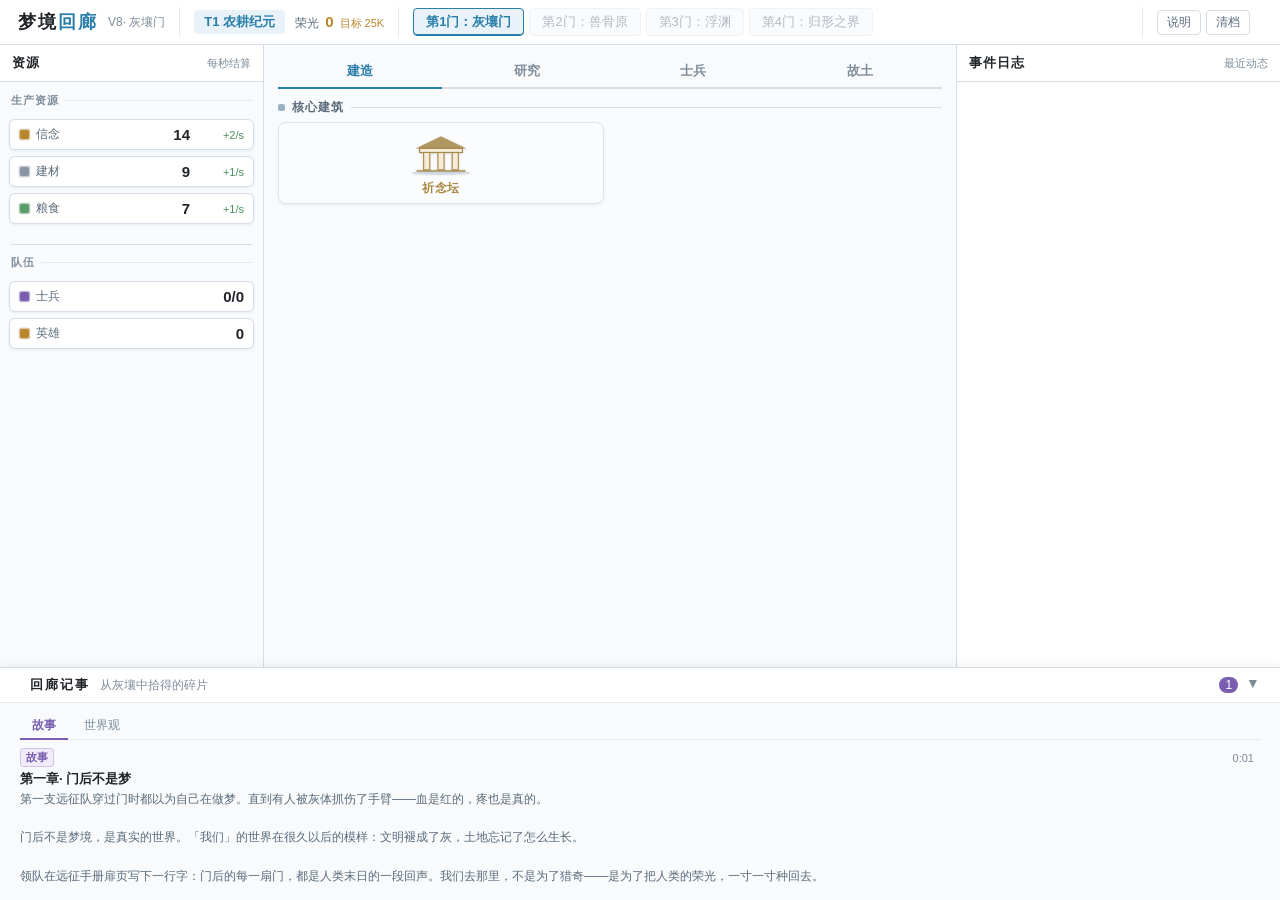
<file: 梦境回廊-灰壤门-V8实装.html>
<!DOCTYPE html>
<html lang="zh-CN">
<meta charset="UTF-8">
<title>梦境回廊· 灰壤门 V8</title>
<style>
:root {
  --bg:#f8fafc; --panel:#ffffff; --card:#ffffff; --border:#d5dde6;
  --border-light:#e4eaf0; --text:#212529; --text-secondary:#5a6a7a;
  --text-muted:#7f8c9a; --blue:#2a7faa; --blue-light:#e8f2f8;
  --green:#4a8f5f; --green-light:#eaf5ea; --yellow:#b8862b;
  --yellow-light:#faf6e8; --red:#d32f2f; --red-light:#fdecec;
  --purple:#7a5fb0; --purple-light:#f1ecfa;
  --gold:#b8862b; --gold-light:#faf6e8;
  /* 统一节奏：圆角 3 档 / 间距 4 级 / 阴影 2 级 */
  --r-sm:6px; --r-md:10px; --r-lg:14px;
  --sp-1:4px; --sp-2:8px; --sp-3:12px; --sp-4:16px;
  --shadow:0 1px 3px rgba(20,45,75,0.07);
  --shadow-hover:0 4px 12px rgba(20,45,75,0.10);
}
* { box-sizing:border-box; margin:0; }
body { background:var(--bg); color:var(--text); font-family:"Microsoft YaHei","PingFang SC",sans-serif; font-size:15px; display:flex; flex-direction:column; height:100vh; overflow:hidden; }

/* 顶栏四区：品牌 | 状态 | 世界门 | 操作，细竖线分隔 */
.header { background:var(--panel); border-bottom:1px solid var(--border); padding:7px 16px; display:flex; align-items:center; gap:0; flex-shrink:0; box-shadow:var(--shadow); flex-wrap:wrap; }
.hgroup { display:flex; align-items:center; gap:10px; padding:0 14px; min-height:30px; }
.hgroup:first-child { padding-left:2px; }
.hgroup + .hgroup { border-left:1px solid var(--border-light); }
.hgroup.hbrand { flex-shrink:0; }
.hgroup.hops { margin-left:auto; }
.game-title { font-size:18px; font-weight:bold; letter-spacing:2px; white-space:nowrap; }
.game-title span { color:var(--blue); }
.era-badge { font-size:13px; padding:3px 10px; border-radius:4px; background:var(--blue-light); color:var(--blue); font-weight:bold; white-space:nowrap; }
.era-badge.t2 { background:#e4eef5; color:#3a6d92; }
.era-badge.t3 { background:#e4f2ea; color:#2e7d56; }
.era-badge.t4 { background:#e6f0f7; color:var(--purple); }
.era-badge.t5 { background:#f5ede2; color:#9a6a3a; }
@keyframes eraSweep { 0%{ background-position:-120% 0; } 100%{ background-position:220% 0; } }
.era-badge.sweep { background-image:linear-gradient(105deg,transparent 30%,rgba(255,255,255,.85) 50%,transparent 70%); background-size:220% 100%; animation:eraSweep .9s ease-out 1; }


.glory-wrap { display:flex; align-items:baseline; gap:6px; white-space:nowrap; }
.glory-label { font-size:12px; color:var(--text-secondary); }
.glory-wrap b { color:var(--gold); font-size:15px; font-variant-numeric:tabular-nums; }
#gloryRate { font-size:11px; color:var(--gold); font-variant-numeric:tabular-nums; }
.hver { font-size:12px; color:var(--text-muted); white-space:nowrap; }

.hbtns { display:flex; gap:5px; }
.hbtn { padding:3px 9px; font-size:12px; border:1px solid var(--border); border-radius:4px; background:var(--card); color:var(--text-secondary); cursor:pointer; }
.hbtn:hover { border-color:var(--blue); color:var(--blue); }
.hbtn.danger:hover { border-color:var(--red); color:var(--red); }
.cheat-badge { display:none; font-size:12px; font-weight:bold; padding:3px 9px; border-radius:4px; background:#fdf1d8; color:#9a6a1f; border:1px solid #d9b45f; cursor:pointer; user-select:none; }
.cheat-badge.on { display:inline-flex; align-items:center; }
.cheat-badge:hover { background:#f7e3b8; }

.world-tabs { display:flex; gap:5px; }
.world-tab { padding:4px 12px; border:1px solid var(--border); border-radius:4px; cursor:pointer; font-size:13px; background:var(--card); color:var(--text-secondary); }
.world-tab.active { border-color:var(--blue); color:var(--blue); background:var(--blue-light); font-weight:bold; }
.world-tab.locked { color:var(--text-muted); cursor:not-allowed; border-color:var(--border-light); background:var(--bg); opacity:0.6; }
.world-tab.active { box-shadow:inset 0 -1px 0 var(--blue); }

/* ===== 三栏主布局 ===== */
.main { display:flex; flex:1; overflow:hidden; gap:0; }
.left { flex:1; min-width:0; overflow-y:auto; padding:10px 14px 90px; background:var(--bg); }
.right { width:324px; border-left:1px solid var(--border); background:var(--panel); display:flex; flex-direction:column; flex-shrink:0; overflow:hidden; }
.colres { width:264px; flex-shrink:0; border-right:1px solid var(--border); background:var(--bg); display:flex; flex-direction:column; overflow:hidden; }
.colhead { flex-shrink:0; padding:9px 12px; font-size:13px; font-weight:bold; color:var(--text); border-bottom:1px solid var(--border); background:var(--card); display:flex; align-items:center; justify-content:space-between; letter-spacing:1px; }
.colhead .sub { font-size:11px; color:var(--text-muted); font-weight:normal; letter-spacing:0; }
.reslist { flex:1; overflow-y:auto; padding:9px 9px; display:flex; flex-direction:column; gap:6px; }

/* 资源栏：生产资源 / 队伍 两组，组间细线 */
.resgroup { display:flex; align-items:center; gap:6px; margin:10px 2px 5px; font-size:11px; font-weight:bold; color:var(--text-muted); letter-spacing:1px; }
.resgroup:first-child { margin-top:2px; }
.resgroup::after { content:""; flex:1; height:1px; background:var(--border-light); }
.resgroup.team { margin-top:14px; padding-top:10px; border-top:1px solid var(--border); }
.resrow { position:relative; background:var(--card); border:1px solid var(--border); border-radius:var(--r-sm); padding:6px 9px; overflow:hidden; box-shadow:var(--shadow); transition:border-color .2s,box-shadow .2s; }
.resrow:hover { border-color:var(--blue); box-shadow:0 2px 8px rgba(42,127,170,0.12); }
.resrow.dim { opacity:0.5; }
.resrow .rline { display:flex; align-items:center; gap:6px; position:relative; z-index:1; }
.resrow .ricon { width:11px; height:11px; flex:0 0 11px; border-radius:3px; box-shadow:inset 0 0 0 1px rgba(255,255,255,.55),0 0 0 1px rgba(20,45,75,.08); }
.resrow .rname { font-size:12px; color:var(--text-secondary); flex:1 1 auto; min-width:0; white-space:nowrap; overflow:hidden; text-overflow:ellipsis; }
.resrow .rval { font-size:15px; font-weight:bold; color:var(--text); flex:0 0 auto; white-space:nowrap; text-align:right; font-variant-numeric:tabular-nums; display:inline-block; }
@keyframes numUp { 0%{color:var(--green);transform:translateY(-2px)} 100%{color:var(--text);transform:none} }
@keyframes numDown { 0%{color:var(--red);transform:translateY(2px)} 100%{color:var(--text);transform:none} }
.resrow .rval.numup { animation:numUp .6s ease-out; }
.resrow .rval.numdown { animation:numDown .6s ease-out; }
.resrow .rrate { font-size:11px; color:var(--green); min-width:48px; flex:0 0 auto; white-space:nowrap; text-align:right; font-variant-numeric:tabular-nums; }
.resrow .rrate.neg { color:var(--red); }
.resrow .rrate.zero { color:var(--text-muted); }

/* 中栏主标签 */
.maintabs { display:flex; gap:3px; border-bottom:2px solid var(--border); margin-bottom:10px; flex-shrink:0; }
/* 视觉质感：可交互卡片 hover 微抬升 + 按钮按下回弹 */
.build-card:hover,.unit-card:hover,.land-card:hover,.soldier-card:hover { transform:translateY(-2px); box-shadow:var(--shadow-hover); }
.unit-card,.land-card,.soldier-card { transition:transform .15s ease,box-shadow .15s ease,border-color .15s ease; }
.btn-small:active,.gbtn:active,.push-door-btn:active { transform:scale(.94); }
.maintab:active,.side-tab:active { transform:translateY(1px); }
.maintab { flex:1; padding:7px 4px; font-size:13px; font-weight:bold; color:var(--text-muted); background:none; border:none; border-bottom:2px solid transparent; margin-bottom:-2px; cursor:pointer; transition:all .15s ease; }
.maintab:hover:not(.active) { color:var(--text-secondary); background:var(--card); }
.maintab.active { color:var(--blue); border-bottom-color:var(--blue); }
.mainview { display:none; }
.mainview.active { display:block; animation:viewIn .25s ease; }
@keyframes viewIn { from{opacity:0;transform:translateY(4px)} to{opacity:1;transform:translateY(0)} }

/* 右栏区块 */
.sideblock { display:flex; flex-direction:column; min-height:0; }
.sideblock.qblock { flex:0 0 auto; max-height:42%; border-bottom:1px solid var(--border); }
.sideblock.lblock { flex:1; min-height:0; }
.blockbody { overflow-y:auto; padding:8px; flex:1; }
.empty-hint { font-size:12px; color:var(--text-muted); text-align:center; padding:14px 6px; line-height:1.6; }

.qcard { background:var(--card); border:1px solid var(--border-light); border-left:3px solid var(--blue); border-radius:5px; padding:7px 9px; margin-bottom:6px; animation:fadeInUp .3s ease; }
.qcard.next { border-left-color:var(--gold); }
.qcard .qn { font-size:13px; font-weight:bold; color:var(--text); display:flex; justify-content:space-between; align-items:center; }
.qcard .qt { font-size:11px; color:var(--text-muted); }
.qcard .qd { font-size:11px; color:var(--text-secondary); margin:3px 0; line-height:1.5; }
.qcard .qc { font-size:11px; color:var(--text-muted); margin-bottom:4px; }
@media (max-width:1200px) { .right { width:272px; } .colres { width:224px; } }

.guide { background:var(--purple-light); border:1px solid #d4c0e8; padding:8px 12px; border-radius:6px; margin-bottom:8px; color:#5a4a7a; font-size:14px; line-height:1.5; }
.guide::before { content:""; }

.res-bar { display:flex; gap:5px; margin-bottom:8px; flex-wrap:wrap; }
.res { background:var(--panel); padding:4px 8px; border-radius:4px; font-size:13px; display:flex; align-items:center; gap:4px; border:1px solid var(--border-light); box-shadow:var(--shadow); }
.res .val { font-weight:bold; min-width:26px; }
.res .rate { color:var(--green); font-size:12px; }
.res .rate.neg { color:var(--red); }
.res.dim { opacity:0.55; }

.era-divider { display:flex; align-items:center; margin:10px 0 6px; }
.era-divider .era-icon { font-size:16px; margin-right:6px; }
.era-divider .era-name { font-size:15px; font-weight:bold; letter-spacing:1px; white-space:nowrap; }
.era-divider .era-line { flex:1; height:1px; background:linear-gradient(90deg,var(--border),transparent); margin-left:8px; }
.era-divider .era-cond { font-size:12px; color:var(--text-muted); margin-left:8px; }
.era-sep { height:1px; background:var(--border); opacity:.6; margin:14px 0 8px; }
.era-divider.locked-era { opacity:0.5; }
.era-divider.glory-div .era-name { color:var(--gold); }
.era-divider.glory-div .era-line { background:linear-gradient(90deg,var(--gold),transparent); }

.kind-group { margin-bottom:12px; }
.kind-head { display:flex; align-items:center; gap:7px; margin:2px 0 6px; font-size:12px; font-weight:bold; color:var(--text-secondary); letter-spacing:1px; }
.kind-head::after { content:""; flex:1; height:1px; background:var(--border); }
.kind-head .dot { width:7px; height:7px; border-radius:2px; flex-shrink:0; }
.build-grid { display:grid; grid-template-columns:repeat(auto-fill,minmax(276px,1fr)); gap:var(--sp-3); width:100%; }
/* 建筑卡：只保留中间的框（用户偏好：去掉斜屋顶与底部色带），状态色落在框本身 */
.build-card { --kc:#4d5c6b; --bc:#dde4ea; --bbg:#fbfcfd; background:var(--bbg); border:1px solid var(--bc); border-radius:8px; overflow:visible; transition:border-color .15s ease,background .15s ease,box-shadow .15s ease,transform .15s ease; box-shadow:var(--shadow); position:relative; min-width:0; padding:0; }
.build-card:before,.build-card:after { display:none; }
.build-card.k-basic { --kc:#4f8a68; }
.build-card.k-func { --kc:#4f7ea3; }
.build-card.k-core { --kc:#a8873f; }
.build-card.k-fused { --kc:#7e68a8; }
/* 平时只显示建筑本身；详细信息悬停浮出 */
.bface { display:flex; flex-direction:column; min-width:0; }
.bart { height:80px; border:0; border-radius:8px; background:transparent; display:flex; align-items:flex-start; justify-content:center; padding-top:7px; position:relative; overflow:hidden; }
.bart:after { display:none; }
.bart svg { width:66px; height:49px; display:block; position:relative; z-index:1; transform:translateY(-2px); filter:drop-shadow(0 1px 1px rgba(45,70,95,.18)); }
/* 名字落在建筑下方的地基位，不遮挡造型；数量退到角落 */
.bplate { position:absolute; left:50%; bottom:6px; transform:translateX(-50%); max-width:calc(100% - 20px); background:none; border:0; padding:0; white-space:nowrap; text-align:center; z-index:2; }
.bart .bname { font-size:12px; font-weight:600; letter-spacing:.5px; color:var(--kc); white-space:nowrap; overflow:hidden; text-overflow:ellipsis; text-shadow:0 1px 0 #fff,0 0 3px #fff,0 0 2px #fff; }
.bart .bqty { position:absolute; right:7px; top:5px; font-size:10px; font-weight:bold; color:#6b8494; background:rgba(234,241,246,.9); border:1px solid #d8e3ec; border-radius:4px; padding:0 5px; font-variant-numeric:tabular-nums; z-index:2; }
.bdetail { display:none; position:absolute; left:-1px; top:calc(100% + 3px); min-width:236px; max-width:290px; background:var(--panel); border:1px solid var(--border); border-radius:6px; box-shadow:0 6px 18px rgba(20,45,75,.18); padding:8px 10px; z-index:40; white-space:normal; }
.build-card:hover, .build-card:focus-within { z-index:41; }
.build-card:hover .bdetail, .build-card:focus-within .bdetail { display:block; }
.bd-head { font-size:13px; font-weight:bold; color:var(--text); display:flex; align-items:center; gap:5px; flex-wrap:wrap; margin-bottom:3px; }
.bd-line { font-size:12px; color:var(--text-secondary); line-height:1.45; margin-top:2px; }
.bd-line.muted { color:var(--text-muted); font-size:11px; }
.bd-foot { font-size:11px; color:var(--blue); margin-top:5px; padding-top:4px; border-top:1px solid var(--border-light); }
.build-card:hover { box-shadow:var(--shadow-hover); }
.build-card.clickable { cursor:pointer; }
/* 点击反馈：按下瞬间下压 + 建成闪光 */
.build-card.clickable:active { transform:translateY(1px) scale(0.985); box-shadow:0 0 0 2px rgba(42,127,170,0.25); }
@keyframes builtFlash { 0%{ box-shadow:0 0 0 0 rgba(74,143,95,0.55); background:var(--green-light); } 60%{ box-shadow:0 0 0 6px rgba(74,143,95,0); } 100%{ box-shadow:0 0 0 0 rgba(74,143,95,0); } }
.build-card.flash { animation:builtFlash .6s ease-out; }
/* 三态配色落在框本身：可建未建=蓝；已建=绿；资源不足=灰白；锁定=虚线 */
.build-card.wait { --bc:#dde4ea; --bbg:#fbfcfd; }
.build-card.ready { --bc:#93b9d8; --bbg:#eef6fc; }
.build-card.ready:hover { --bc:#2a7faa; box-shadow:0 4px 14px rgba(42,127,170,.18); }
.build-card.built { --bc:#79b189; --bbg:#eef8f1; box-shadow:0 1px 4px rgba(74,143,95,.13); }
.build-card.built:hover { --bc:#4a8f5f; box-shadow:0 4px 14px rgba(74,143,95,.2); }
.build-card.locked-card { opacity:0.6; border-style:dashed; }
.build-card.glory-card { border-color:#e3dac6; background:#fffdf8; }
.build-card.fused-card { --bc:#cfc9e4; }
.bbody { padding:7px 10px 8px; }
.new-tag { font-size:10px; color:#fff; background:var(--blue); border-radius:3px; padding:0 4px; margin-left:3px; }
.brow { display:flex; align-items:center; gap:5px; min-width:0; }
.brow-act { margin-top:5px; flex-wrap:wrap; row-gap:4px; }
.bicon { font-size:16px; font-weight:bold; line-height:1; flex-shrink:0; width:32px; height:32px; display:inline-flex; align-items:center; justify-content:center; background:#f0f3f6; color:#5a6a7a; border-radius:7px; border:1px solid #e6ebf0; }
.build-card.built .bicon, .build-card.glory-card.built .bicon { background:#eaf5ea; color:#5a8f6b; border-color:#d5e7d9; }
.bname { font-size:15px; font-weight:bold; white-space:nowrap; overflow:hidden; text-overflow:ellipsis; min-width:0; flex:1; }
.bqty { font-size:13px; font-weight:bold; color:#4a6a7a; background:#eaf1f6; border:1px solid #d8e3ec; border-radius:6px; padding:2px 8px; flex-shrink:0; font-variant-numeric:tabular-nums; }
.build-card.built .bqty { color:#3f7d55; background:#eaf5ea; border-color:#cfe4d4; }
.badge { font-size:11px; padding:1px 5px; border-radius:3px; margin-left:auto; white-space:nowrap; flex-shrink:0; background:#f0f3f6; color:#6b7a89; border:1px solid #e6ebf0; }
.badge-core { background:#edf3f8; color:#4a7fa5; border-color:#dce8f1; }
.badge-basic { background:#f2f5f3; color:#5a8f6b; border-color:#dce8de; }
.badge-func { background:#f2f4f7; color:#60748a; border-color:#e0e6ed; }
.badge-fused { background:#f2f3f8; color:#737fa5; border-color:#e2e5f0; }
.lvtag { font-size:11px; color:#6b7a89; background:#f0f3f6; border:1px solid #e6ebf0; padding:0 5px; border-radius:3px; white-space:nowrap; flex-shrink:0; }
.beffect { font-size:12px; color:var(--text-secondary); margin-top:2px; line-height:1.4; overflow-wrap:anywhere; }
.chain-line { font-size:11px; color:#9aa4ae; margin-top:1px; line-height:1.3; overflow-wrap:anywhere; }
.chain-line.fed { color:#5d8f6a; }
.bcost { font-size:12px; color:var(--text-muted); min-width:0; white-space:nowrap; overflow:hidden; text-overflow:ellipsis; }
.bact { margin-left:auto; display:flex; align-items:center; gap:4px; }
.bstatus { font-size:12px; color:var(--text-muted); white-space:nowrap; }
.build-card button { padding:3px 10px; border:1px solid var(--blue); border-radius:4px; cursor:pointer; font-size:13px; background:var(--blue-light); color:var(--blue); transition:.1s; user-select:none; white-space:nowrap; }
.build-card button:hover:not(:disabled) { background:var(--blue); color:#fff; }
.build-card button:active:not(:disabled) { transform:scale(0.93); }
.build-card button:disabled { background:var(--bg); color:var(--text-muted); border-color:var(--border); cursor:not-allowed; }
.build-card button.gbtn { border-color:var(--gold); color:var(--gold); background:var(--gold-light); }
.build-card button.gbtn:hover:not(:disabled) { background:var(--gold); color:#fff; }
.count-tag { font-size:12px; color:#5a6a7a; background:#f0f3f6; border:1px solid #e6ebf0; padding:0 5px; border-radius:3px; white-space:nowrap; flex-shrink:0; }
.upgrade-tag { font-size:11px; color:#60748a; background:#f2f5f8; border:1px solid #dfe7ef; padding:1px 5px; border-radius:3px; white-space:nowrap; }

@keyframes flameBreath { 0%,100%{opacity:0.7} 50%{opacity:1} }
.anim-flame { animation:flameBreath 2s ease-in-out infinite; }
@keyframes beaconPulse { 0%,100%{filter:none} 50%{filter:drop-shadow(0 0 4px rgba(196,154,58,0.8))} }
.anim-beacon { animation:beaconPulse 2s ease-in-out infinite; }
@keyframes sparkSpin { 0%{transform:rotate(0)} 100%{transform:rotate(360deg)} }
.anim-gear { animation:sparkSpin 4s linear infinite; display:inline-block; }

.side-tabs { display:flex; border-bottom:1px solid var(--border); flex-wrap:wrap; }
.side-tab { flex:1; text-align:center; padding:7px 2px; font-size:12px; color:var(--text-muted); cursor:pointer; border-bottom:2px solid transparent; background:none; border:none; transition:.1s; }
.side-tab.active { color:var(--blue); border-bottom-color:var(--blue); }
.side-tab:hover:not(.active) { color:var(--text-secondary); }
.side-content { flex:1; overflow-y:auto; padding:9px; }

.unit-card,.land-card,.res-card { background:var(--panel); border:1px solid var(--border); border-radius:5px; padding:7px 8px; margin-bottom:6px; box-shadow:var(--shadow); }
.land-card.liberated { border-color:#b8d8b8; background:var(--green-light); }
.land-card.locked { opacity:0.5; }
.soldier-card { background:var(--panel); border:1px solid var(--border); border-radius:5px; padding:6px 8px; margin-bottom:5px; display:flex; align-items:center; gap:7px; }
.soldier-card.healing { border-color:var(--yellow); background:var(--yellow-light); }
.soldier-card.patroling { border-color:#b8d8b8; }
.soldier-card.expedition { border-color:var(--blue); background:var(--blue-light); }
.scard-main { flex:1; min-width:0; }
.scard-name { font-size:13px; font-weight:bold; }
.scard-info { font-size:11px; color:var(--text-secondary); margin-top:1px; }
.hpbar-bg { height:3px; background:var(--border-light); border-radius:2px; margin-top:3px; overflow:hidden; }
.hpbar-fill { height:100%; background:var(--green); }
.hpbar-fill.low { background:var(--red); }
.hpbar-fill.mid { background:var(--yellow); }
.eqgrid { display:flex; gap:3px; margin-top:5px; }
/* 装备槽：只用颜色显示品质，悬停看详情 */
.eq { width:18px; height:18px; border-radius:4px; border:1px solid; box-sizing:border-box; display:inline-block; cursor:default; transition:transform .1s; }
.eq:hover { transform:translateY(-2px); }
.eq.q0 { background:#f6f7f9; border-color:#c9cdd4; }                       /* 白 */
.eq.q1 { background:#57b87c; border-color:#3a9960; }                       /* 绿 */
.eq.q2 { background:#5599e0; border-color:#2f6fc0; }                       /* 蓝 */
.eq.q3 { background:#a86acd; border-color:#8b46b8; }                       /* 紫 */
.eq.q4 { background:#e3b23c; border-color:#b8860b; box-shadow:0 0 5px rgba(227,178,60,.55); } /* 金 */
.eq.qx { background:repeating-linear-gradient(45deg,#fafbfc,#fafbfc 3px,#eef1f4 3px,#eef1f4 6px); border-color:#dfe4ea; border-style:dashed; } /* 空槽 */

.btn-small { padding:3px 8px; font-size:12px; background:var(--blue-light); color:var(--blue); border:1px solid var(--blue); border-radius:3px; cursor:pointer; margin-top:3px; transition:.1s; user-select:none; }
.btn-small:hover:not(:disabled) { background:var(--blue); color:#fff; }
.btn-small:active:not(:disabled) { transform:translateY(1px) scale(0.95); filter:brightness(0.92); }
.btn-small:disabled { background:var(--bg); color:var(--text-muted); border-color:var(--border); cursor:not-allowed; }
@keyframes btnFlash { 0%{ box-shadow:0 0 0 0 rgba(74,143,95,0.6); } 100%{ box-shadow:0 0 0 7px rgba(74,143,95,0); } }
.btn-small.flash { animation:btnFlash .55s ease-out; }
.btn-small:disabled { background:var(--bg); color:var(--text-muted); border-color:var(--border); cursor:not-allowed; }
.btn-small.atk { background:#faecec; color:var(--red); border-color:var(--red); }
.btn-small.atk:hover:not(:disabled) { background:var(--red); color:#fff; }
.btn-small.atk.busy { opacity:0.6; cursor:wait; }
.btn-small.grn { background:var(--green-light); color:var(--green); border-color:var(--green); }
.btn-small.grn:hover:not(:disabled) { background:var(--green); color:#fff; }

/* 事件日志：左侧时间轴 + 类型圆点 */
.log-timeline { position:relative; padding-left:14px; }
.log-timeline::before { content:""; position:absolute; left:4px; top:6px; bottom:6px; width:1px; background:var(--border); }
.log-entry { position:relative; font-size:12px; color:var(--text-secondary); line-height:1.55; padding:3px 0 7px; }
.log-entry::before { content:""; position:absolute; left:-13px; top:8px; width:7px; height:7px; border-radius:50%; background:var(--border); border:2px solid var(--panel); box-sizing:content-box; }
.log-entry.info::before { background:var(--blue); }
.log-entry.good::before { background:var(--green); }
.log-entry.warn::before { background:var(--red); }
.log-entry.gold::before { background:var(--gold); }
.log-entry.good .log-text { color:#3f7d55; }
.log-entry.warn .log-text { color:var(--red); }
.log-entry.gold .log-text { color:#9a6a3a; }

.honor-item { background:var(--gold-light); border:1px solid #e0d0a8; border-radius:5px; padding:6px 8px; margin-bottom:5px; font-size:12px; color:#7a6a3a; }
.honor-title { font-size:13px; font-weight:bold; color:var(--gold); margin:8px 0 5px; }

.rq-item { background:var(--panel); border:1px solid var(--border); border-radius:5px; padding:6px 8px; margin-bottom:5px; }
.rq-item.researching { border-color:var(--blue); background:var(--blue-light); }
.rq-name { font-size:13px; font-weight:bold; }
.rq-desc { font-size:11px; color:var(--text-secondary); margin:2px 0; }
.sect-title { font-size:13px; font-weight:bold; color:var(--text-secondary); margin:8px 0 4px; border-left:3px solid var(--blue); padding-left:6px; }

/* ===== 研究 / 士兵：按类型配色的窄卡片 ===== */
.tile-grid { display:grid; grid-template-columns:repeat(auto-fill,minmax(170px,1fr)); gap:var(--sp-3); align-items:stretch; }
.tile { --tile-c:var(--blue); --tile-bg:var(--blue-light); position:relative; min-width:0; background:var(--panel); border:1px solid var(--border); border-radius:var(--r-md); padding:10px 11px; box-shadow:var(--shadow); overflow:hidden; transition:transform .15s ease,box-shadow .15s ease,border-color .15s ease; }
.tile:before { content:""; position:absolute; left:0; top:0; bottom:0; width:3px; background:var(--tile-c); }
.tile:hover { transform:translateY(-2px); box-shadow:var(--shadow-hover); border-color:var(--tile-c); }
.tile.t-prod  { --tile-c:#4a8f5f; --tile-bg:#eaf5ea; }
.tile.t-unlock{ --tile-c:#2a7faa; --tile-bg:#e8f2f8; }
.tile.t-up    { --tile-c:#b8862b; --tile-bg:#faf6e8; }
.tile.t-fuse  { --tile-c:#8b46b8; --tile-bg:#f6effa; }
.tile.t-melee { --tile-c:#b8862b; --tile-bg:#faf6e8; }
.tile.t-ranged{ --tile-c:#2a7faa; --tile-bg:#e8f2f8; }
.tile.t-support{--tile-c:#4a8f5f; --tile-bg:#eaf5ea; }
.tile.t-mixed { --tile-c:#8b46b8; --tile-bg:#f6effa; }
.tile.t-done  { --tile-c:#aab4be; --tile-bg:#f4f6f8; background:#fbfcfd; }
.tile.t-active{ background:var(--tile-bg); border-color:var(--tile-c); }
.tile-head { display:flex; align-items:center; gap:5px; min-width:0; }
.tile-ic { flex:none; width:20px; height:20px; display:inline-flex; align-items:center; justify-content:center; border-radius:4px; background:linear-gradient(135deg,var(--tile-c) 0%,var(--tile-bg) 130%); box-shadow:inset 0 0 0 1px rgba(255,255,255,.45); position:relative; }
.tile-ic:after { content:""; width:6px; height:6px; border-radius:50%; background:rgba(255,255,255,.9); box-shadow:0 0 0 1px rgba(0,0,0,.04); }
.tile-name { font-size:12.5px; font-weight:bold; white-space:nowrap; overflow:hidden; text-overflow:ellipsis; min-width:0; }
/* 信息点：说明文字悬停显示，平时只留一个小圆点 */
.info-dot { flex:none; width:14px; height:14px; border-radius:50%; border:1px solid var(--border); background:var(--panel); color:var(--text-muted); font-size:10px; line-height:12px; text-align:center; cursor:help; margin-left:auto; }
.info-dot:hover { border-color:var(--blue); color:var(--blue); }
.tile-tag { flex:none; font-size:10px; color:var(--tile-c); background:var(--tile-bg); border-radius:3px; padding:1px 4px; }
.tile-desc { font-size:11px; color:var(--text-secondary); line-height:1.45; margin-top:5px; min-height:31px; }
.tile-meta { font-size:10.5px; color:var(--text-muted); margin-top:4px; display:flex; justify-content:space-between; gap:4px; font-variant-numeric:tabular-nums; }
.tile-meta span { min-width:0; white-space:nowrap; overflow:hidden; text-overflow:ellipsis; }
.tile-foot { margin-top:6px; display:flex; align-items:center; justify-content:space-between; gap:4px; flex-wrap:wrap; }
.tile-foot .btn-small { margin-top:0; }
.tile .batch { display:flex; gap:3px; flex-wrap:wrap; }
.tile .batch .btn-small { padding:2px 6px; font-size:11px; }
.tile-hero .eqgrid { gap:2px; margin-top:5px; }
.tile-hero .eq { width:15px; height:15px; }

/* —— 三类卡片造型差异化 —— */
/* 研究卡：档案纸/书页风——顶部色条 + 左侧双装订线 + 底部页码感 */
#viewResearch .tile { border-radius:3px 7px 7px 3px; padding:6px 10px 6px 12px; }
#viewResearch .tile:before { top:0; bottom:auto; left:0; right:0; width:auto; height:3px; }
#viewResearch .tile:after { content:""; position:absolute; left:5px; top:5px; bottom:5px; width:1px; border-left:1px dashed var(--tile-c); opacity:.5; }
#viewResearch .tile-ic { border-radius:50%; width:18px; height:18px; }
#viewResearch .tile-ic:after { width:5px; height:5px; }
#viewResearch .tile-ic.rk-up     { --tile-c:#b8862b; --tile-bg:#faf6e8; }
#viewResearch .tile-ic.rk-fuse   { --tile-c:#8b46b8; --tile-bg:#f6effa; }
#viewResearch .tile-ic.rk-unlock { --tile-c:#2a7faa; --tile-bg:#e8f2f8; }
#viewResearch .tile-ic.rk-prod   { --tile-c:#4a8f5f; --tile-bg:#eaf5ea; }
#viewResearch .tile-head { min-height:18px; }
#viewResearch .tile-desc { min-height:0; margin-top:2px; line-height:1.35; font-size:10.5px; display:-webkit-box; -webkit-line-clamp:2; -webkit-box-orient:vertical; overflow:hidden; }
#viewResearch .tile-meta { margin-top:2px; }
#viewResearch .tile-foot { margin-top:3px; }
/* 士兵卡：军牌/盾牌风——右下斜切角 + 双层描边 + 左侧加粗竖条 */
#viewRoster .tile { border-radius:6px 6px 16px 6px; border:1px solid var(--tile-c); padding:9px 11px 9px 14px; }
#viewRoster .tile:before { width:4px; border-radius:4px 0 0 4px; }
#viewRoster .tile-ic { border-radius:4px 4px 8px 4px; }
#viewRoster .tile-foot { border-top:1px dashed var(--border); padding-top:5px; }
/* —— 英雄卡：徽章式双层卡，品级配色 + 战力铭牌 + 装备栏 —— */
.hero-grid { display:grid; grid-template-columns:repeat(auto-fill,minmax(236px,1fr)); gap:var(--sp-3); }
.hero-card { --hc:#2a7faa; --hc-bg:#e8f2f8; position:relative; min-width:0; border:1px solid #dfe6ed; border-radius:var(--r-md); background:var(--panel); box-shadow:var(--shadow); overflow:hidden; transition:transform .15s ease,box-shadow .15s ease,border-color .15s ease; }
.hero-card:hover { transform:translateY(-2px); box-shadow:var(--shadow-hover); border-color:var(--hc); }
.hero-card.h-prod   { --hc:#4a8f5f; --hc-bg:#eaf5ea; }
.hero-card.h-unlock { --hc:#2a7faa; --hc-bg:#e8f2f8; }
.hero-card.h-fuse   { --hc:#8b46b8; --hc-bg:#f6effa; }
.hero-card.h-mixed  { --hc:#b8862b; --hc-bg:#faf6e8; }
.hero-banner { height:5px; background:linear-gradient(90deg,var(--hc) 0%,var(--hc) 38%,var(--hc-bg) 100%); position:relative; }
.hero-banner:after { content:""; position:absolute; right:9px; top:-3px; width:11px; height:11px; border:2px solid var(--hc); background:var(--panel); border-radius:50%; }
.hero-body { padding:8px 11px 10px; }
.hero-top { display:flex; align-items:center; gap:8px; min-width:0; }
.hero-sigil { flex:none; width:34px; height:34px; border-radius:50%; background:radial-gradient(circle at 38% 32%,var(--hc-bg),var(--hc)); border:2px solid var(--hc); display:flex; align-items:center; justify-content:center; box-shadow:inset 0 0 0 2px #fff; position:relative; }
.hero-sigil:after { content:""; width:10px; height:10px; border-radius:50%; background:rgba(255,255,255,.9); box-shadow:0 0 0 2px rgba(255,255,255,.35); }
.hero-id { flex:1; min-width:0; }
.hero-name,.hero-sub { display:block; white-space:nowrap; overflow:hidden; text-overflow:ellipsis; }
.hero-name { font-size:14px; font-weight:bold; }
.hero-sub { font-size:10.5px; color:var(--text-muted); margin-top:1px; }
.hero-lv { flex:none; text-align:center; background:var(--hc); color:#fff; border-radius:5px; padding:2px 7px; font-size:9px; line-height:1.2; letter-spacing:1px; }
.hero-lv b { display:block; font-size:15px; letter-spacing:0; font-variant-numeric:tabular-nums; }
.hero-stats { display:flex; gap:5px; margin-top:8px; }
.hero-stat { flex:1; min-width:0; background:var(--hc-bg); border:1px solid rgba(255,255,255,.8); border-radius:5px; padding:3px 5px; text-align:center; }
.hero-stat .v { font-size:14px; font-weight:bold; color:var(--hc); font-variant-numeric:tabular-nums; white-space:nowrap; overflow:hidden; text-overflow:ellipsis; }
.hero-stat .k { font-size:9.5px; color:var(--text-muted); }
.hero-gear { margin-top:8px; border-top:1px dashed var(--border); padding-top:6px; }
.hero-gear-label { font-size:10px; color:var(--text-muted); display:flex; justify-content:space-between; gap:4px; margin-bottom:4px; }
.hero-gear .eqgrid { display:grid; grid-template-columns:repeat(8,1fr); gap:3px; margin-top:0; }
.hero-gear .eq { width:100%; height:17px; border-radius:3px; }
.hero-foot { display:flex; justify-content:space-between; gap:6px; margin-top:7px; font-size:10.5px; color:var(--text-secondary); }
.hero-state { background:var(--hc-bg); color:var(--hc); border-radius:3px; padding:1px 5px; white-space:nowrap; }
.hero-hp { height:4px; border-radius:2px; background:var(--border-light); margin-top:6px; overflow:hidden; }
.hero-hp i { display:block; height:100%; }
.hero-recruit { border-style:dashed; border-color:var(--hc); }
.hero-recruit .hero-body { text-align:center; padding:12px; }
.hero-recruit .hero-rsig { width:38px; height:38px; margin:0 auto 6px; border-radius:50%; border:2px dashed var(--hc); color:var(--hc); font-size:20px; font-weight:bold; display:flex; align-items:center; justify-content:center; }
.hero-recruit .rn { font-size:14px; font-weight:bold; }
.hero-recruit .rd { font-size:10.5px; color:var(--text-muted); margin:3px 0 6px; line-height:1.4; }
.hero-recruit .rm { font-size:10.5px; color:var(--hc); font-variant-numeric:tabular-nums; margin-bottom:6px; }
/* 荣誉墙：纪念馆铭牌——灰底 + 顶部细线 */
#viewRoster .tile.t-done { border-radius:4px; border-top:2px solid #b9c3cd; }

.toast { position:fixed; bottom:60px; left:50%; transform:translateX(-50%) translateY(20px); background:var(--panel); border:1px solid var(--blue); padding:8px 18px; border-radius:4px; color:var(--blue); font-size:14px; display:none; z-index:999; box-shadow:var(--shadow); opacity:0; transition:.3s; max-width:80vw; }
.toast.show { display:block; opacity:1; transform:translateX(-50%) translateY(0); }
.toast.success { border-color:var(--green); color:var(--green); }
.toast.error { border-color:var(--red); color:var(--red); }

.scroll-panel { position:fixed; bottom:0; left:0; right:0; z-index:100; transition:.3s; }
.scroll-bar { background:var(--panel); border-top:1px solid var(--border); padding:8px 20px; display:flex; align-items:center; justify-content:space-between; cursor:pointer; user-select:none; box-shadow:0 -2px 10px rgba(0,0,0,0.06); transition:background .2s ease,box-shadow .3s ease; }
.scroll-bar:hover { background:var(--card); }
.scroll-bar-left { display:flex; align-items:center; gap:10px; }
.scroll-bar-icon { color:var(--purple); font-size:16px; animation:pulse 2s ease-in-out infinite; }
@keyframes pulse { 0%,100%{opacity:0.6} 50%{opacity:1} }
.scroll-bar-title { color:var(--text); font-size:13px; font-weight:bold; letter-spacing:2px; }
.scroll-bar-hint { color:var(--text-muted); font-size:12px; }
.scroll-bar-badge { background:var(--purple); color:#fff; font-size:12px; padding:1px 6px; border-radius:8px; min-width:18px; text-align:center; }
.scroll-bar-toggle { color:var(--text-muted); font-size:14px; transition:.3s; }
.scroll-panel.expanded .scroll-bar-toggle { transform:rotate(180deg); }
.scroll-panel.expanded .scroll-body { max-height:260px; padding:10px 20px 14px; }
.scroll-body { background:var(--bg); border-top:1px solid var(--border-light); max-height:0; overflow:hidden; padding:0 20px; transition:.3s ease; }
.scroll-tabs { display:flex; gap:4px; margin-bottom:8px; border-bottom:1px solid var(--border-light); }
.scroll-tab { padding:4px 12px; font-size:12px; color:var(--text-muted); background:none; border:none; border-bottom:2px solid transparent; cursor:pointer; margin-bottom:-1px; transition:.15s; }
.scroll-tab:hover:not(.active) { color:var(--text-secondary); }
.scroll-tab.active { color:var(--purple); border-bottom-color:var(--purple); font-weight:bold; }
.scroll-list { max-height:240px; overflow-y:auto; padding-right:6px; }
.scroll-item { background:var(--panel); border:1px solid var(--border-light); border-left:3px solid var(--border); border-radius:5px; padding:8px 10px; margin-bottom:6px; animation:fadeInUp .35s ease; transition:border-color .2s ease,box-shadow .2s ease; }
.scroll-item:hover { border-left-color:var(--purple); box-shadow:0 2px 8px rgba(0,0,0,0.08); }
.scroll-item.story-item { border-left-color:var(--purple); background:linear-gradient(180deg,var(--panel),var(--purple-light)); }
@keyframes fadeInUp { from{opacity:0;transform:translateY(8px)} to{opacity:1;transform:translateY(0)} }
.scroll-item-header { display:flex; align-items:center; justify-content:space-between; margin-bottom:3px; }
.scroll-item-tag { font-size:11px; padding:1px 5px; border-radius:3px; font-weight:bold; }
.tag-build { background:var(--green-light); color:var(--green); }
.tag-combat { background:var(--red-light); color:var(--red); }
.tag-lore { background:var(--purple-light); color:var(--purple); }
.tag-glory { background:var(--gold-light); color:#a8832e; }
.tag-discover { background:var(--blue-light); color:var(--blue); }
.tag-story { background:var(--purple-light); color:var(--purple); border:1px solid #d4c0e8; }
.scroll-item-time { font-size:11px; color:var(--text-muted); }
.scroll-item-title { font-size:13px; color:var(--text); font-weight:bold; margin-bottom:2px; }
.scroll-item-text { font-size:12px; color:var(--text-secondary); line-height:1.6; white-space:pre-line; }
.scroll-empty { color:var(--text-muted); font-size:12px; text-align:center; padding:16px; }
.scroll-bar.flash { animation:flashBar .6s ease; }
@keyframes flashBar { 0%,100%{box-shadow:0 -2px 10px rgba(0,0,0,0.06)} 50%{box-shadow:0 -4px 16px rgba(42,127,170,0.35)} }

/* ===== 全局平滑化（参考 Epoch-Restart） ===== */
.left::-webkit-scrollbar,.side-content::-webkit-scrollbar,.scroll-list::-webkit-scrollbar { width:6px; }
.left::-webkit-scrollbar-track,.side-content::-webkit-scrollbar-track,.scroll-list::-webkit-scrollbar-track { background:transparent; }
.left::-webkit-scrollbar-thumb,.side-content::-webkit-scrollbar-thumb,.scroll-list::-webkit-scrollbar-thumb { background:var(--border); border-radius:3px; transition:background .2s; }
.left::-webkit-scrollbar-thumb:hover,.side-content::-webkit-scrollbar-thumb:hover,.scroll-list::-webkit-scrollbar-thumb:hover { background:var(--text-muted); }
.hpbar-fill { transition:width .3s ease; }
.glory-bar-fill { transition:width .5s ease; }
.unit-card,.land-card,.res-card,.rq-item { transition:border-color .2s ease,box-shadow .2s ease; }
.unit-card:hover,.land-card:hover,.rq-item:hover { border-color:#c0d4ec; box-shadow:0 2px 8px rgba(0,0,0,0.08); }
.res { transition:border-color .2s ease,box-shadow .2s ease; }
.res:hover { border-color:#c0d4ec; box-shadow:0 2px 8px rgba(0,0,0,0.08); }
.hbtn,.world-tab,.side-tab { transition:all .15s ease; }
.btn-small,.build-card button { transition:all .12s ease; }
.scroll-panel.expanded ~ .modal-bg .toast,.toast { transition:.3s; }

.modal-bg { position:fixed; inset:0; background:rgba(0,0,0,0.45); display:none; align-items:center; justify-content:center; z-index:1000; }
.modal-bg.show { display:flex; }
.modal { background:var(--panel); border-radius:10px; padding:20px 24px; max-width:520px; width:92%; max-height:82vh; overflow-y:auto; box-shadow:0 8px 30px rgba(0,0,0,0.25); }
.modal h3 { font-size:17px; margin-bottom:10px; color:var(--text); }
.modal .mtext { font-size:14px; line-height:1.7; color:var(--text-secondary); white-space:pre-line; }
.modal .mbtns { display:flex; gap:8px; margin-top:14px; justify-content:flex-end; }
.modal button { padding:6px 16px; border-radius:5px; border:1px solid var(--border); background:var(--card); cursor:pointer; font-size:14px; }
.modal button.primary { background:var(--blue); color:#fff; border-color:var(--blue); }
.modal button.gold { background:var(--gold); color:#fff; border-color:var(--gold); }
.push-door-btn { display:none; margin:10px auto 0; padding:8px 26px; font-size:16px; font-weight:bold; letter-spacing:3px; background:linear-gradient(135deg,var(--gold),#e0b060); color:#fff; border:none; border-radius:8px; cursor:pointer; box-shadow:0 2px 10px rgba(196,154,58,0.4); }
.push-door-btn:hover { filter:brightness(1.08); }
.cond-list { font-size:13px; line-height:1.9; margin-top:6px; }
.cond-list .ok { color:var(--green); }
.cond-list .no { color:var(--red); }
</style>
</head>
<body>

<div class="header">
  <div class="hgroup hbrand">
    <div class="game-title">梦境<span>回廊</span></div>
    <span class="hver">V8· 灰壤门</span>
  </div>
  <div class="hgroup hstate">
    <div class="era-badge"id="eraBadge">T1 农耕纪元</div>
    <div class="glory-wrap"><span class="glory-label">荣光</span><b id="gloryVal">0</b><span id="gloryRate"></span></div>
  </div>
  <div class="hgroup hworld"><div class="world-tabs"id="worldTabs"></div></div>
  <div class="hgroup hops">
    <span class="cheat-badge"id="cheatBadge"onclick="CHEAT.toggle()"title="点击关闭作弊模式">作弊模式</span>
    <div class="hbtns">
      <button class="hbtn"onclick="showHelp()"> 说明</button>
      <button class="hbtn danger"onclick="hardReset()"> 清档</button>
    </div>
  </div>
</div>

<div class="main">
  <aside class="colres">
    <div class="colhead">资源 <span class="sub"id="resTime">每秒结算</span></div>
    <div class="reslist"id="resBar"></div>
  </aside>
  <div class="left">
    <div class="maintabs">
      <button class="maintab active"data-tab="build"onclick="switchMainTab('build')"> 建造</button>
      <button class="maintab"data-tab="research"onclick="switchMainTab('research')"> 研究</button>
      <button class="maintab"data-tab="roster"onclick="switchMainTab('roster')"> 士兵</button>
      <button class="maintab"data-tab="lands"onclick="switchMainTab('lands')"> 故土</button>
    </div>
    <div class="mainview active"id="viewBuild"><div id="buildArea"></div><div id="doorArea"></div></div>
    <div class="mainview"id="viewResearch"><div id="researchArea"></div></div>
    <div class="mainview"id="viewRoster"><div id="rosterArea"></div></div>
    <div class="mainview"id="viewLands"><div id="landsArea"></div></div>
  </div>
  <aside class="right">
    <div class="sideblock lblock">
      <div class="colhead"> 事件日志 <span class="sub">最近动态</span></div>
      <div class="blockbody"id="logArea"></div>
    </div>
  </aside>
</div>

<div class="scroll-panel expanded"id="scrollPanel">
  <div class="scroll-bar"onclick="toggleScroll()">
    <div class="scroll-bar-left">
      <span class="scroll-bar-icon"></span>
      <span class="scroll-bar-title">回廊记事</span>
      <span class="scroll-bar-hint">从灰壤中拾得的碎片</span>
    </div>
    <div style="display:flex;align-items:center;gap:8px">
      <span class="scroll-bar-badge"id="scrollBadge">0</span>
      <span class="scroll-bar-toggle">▲</span>
    </div>
  </div>
  <div class="scroll-body"id="scrollBody">
    <div class="scroll-tabs" id="scrollTabs">
      <button class="scroll-tab active" data-act="scrolltab" data-tab="story">故事</button>
      <button class="scroll-tab" data-act="scrolltab" data-tab="lore">世界观</button>
    </div>
    <div class="scroll-list"id="scrollList">
      <div class="scroll-empty">记事会在远征中逐渐浮现...</div>
    </div>
  </div>
</div>

<div class="modal-bg"id="modalBg"><div class="modal"id="modalBox"></div></div>
<div class="toast"id="toast"></div>

<script>
"use strict";
/* ============================================================
   梦境回廊· 灰壤门· V8 完整实装
   依据：output/brief-compose/梦境回廊-完整设定集-v8.html
   ============================================================ */

// ---------- 资源定义 ----------
const RES = {
  belief:{n:"信念",i:"信"},build:{n:"建材",i:"建"},food:{n:"粮食",i:"粮"},iron:{n:"灰铁",i:"铁"},seed:{n:"种核",i:"种"},crystal:{n:"壤晶",i:"晶"},steel:{n:"钢铁",i:"钢"},alloy:{n:"合金钢",i:"合"},chem:{n:"化工原料",i:"化"},power:{n:"电力",i:"电"},ammo:{n:"弹药",i:"弹"},concrete:{n:"混凝土",i:"混"},plastic:{n:"塑料",i:"塑"},optics:{n:"光学玻璃",i:"玻"},chip:{n:"芯片",i:"芯"},carbon:{n:"碳纤维",i:"碳"},magnet:{n:"稀土磁体",i:"磁"},nuclear:{n:"核燃料",i:"核"},glassF:{n:"恒昼光学玻璃",i:"恒"},polyF:{n:"同调聚合物",i:"聚"},superF:{n:"共鸣超导体",i:"共"},relics:{n:"灰体遗骸",i:"遗"},tissue:{n:"灰体组织",i:"组"}
};
const RES_ORDER = Object.keys(RES);
const BASE_RES = ["belief","build","food"];
// 数值体系：S=1，产出/成本均为每秒整数（S 保留为缩放兼容位，存档 scale=3）
const S = 1;

// ---------- 兵种定义 ----------
const UNITS = {
  shield:{ n:"持盾者",power:8,cost:{belief:15,food:8},era:1,desc:"基础防御，灰体怕光"},spear:{ n:"长矛手",power:15,cost:{belief:35,food:20},era:1,desc:"中程输出，第一支灰铁矛"},pioneer:{ n:"垦荒者",power:25,cost:{belief:60,food:40,seed:10},era:1,desc:"农战特攻：出征战力+50%/人·驻地粮产+10%"},guardian:{ n:"炉火卫士",power:60,cost:{belief:150,food:100,iron:20},era:2,desc:"全队光环：全军战力+15%/人",aura:0.15 },rifle:{ n:"灰铁步枪手",power:60,cost:{belief:120,food:80,steel:30,ammo:10},era:2,ammoUse:1,desc:"T2 火器代差，消耗弹药"},armor:{ n:"曙光动力甲",power:150,cost:{belief:300,food:200,steel:100,chip:20},era:3,ammoUse:2,powerUse:1,desc:"T3 动力装甲，耗电维护，需火控计算机"},hengwei:{ n:"恒昼卫",power:300,cost:{belief:600,food:400,glassF:15,chip:10},era:4,desc:"融合兵种：光环免疫褪色，全军战力+10%/人",aura:0.10 },mortar:{ n:"共鸣炮兵",power:400,cost:{belief:800,food:500,superF:10,magnet:20},era:4,powerUse:4,desc:"T4 融合重炮：一炮清屏式群伤，耗电4/s"},
  hound:{ n:"灰犬驯手",power:12,cost:{belief:40,food:25},era:1,desc:"巡逻特攻：巡逻战力 +20%/人",patrolAura:0.20 },
  sapper:{ n:"破障工兵",power:45,cost:{belief:160,food:100,iron:15},era:2,desc:"攻坚手：出征战力 +12%/人，无视弹药",assaultAura:0.12 },
  medic:{ n:"战地医师",power:30,cost:{belief:200,food:140,chem:10},era:3,desc:"全队疗伤 +25%/人",healAura:0.25 },
  gunship:{ n:"旋翼炮艇",power:220,cost:{belief:400,food:250,steel:80,chip:30},era:3,ammoUse:2,powerUse:2,desc:"T3 空中火力：高战力，耗电耗弹" },
  voidguard:{ n:"虚相卫士",power:500,cost:{belief:700,food:450,polyF:10,crystal:30},era:4,desc:"融合近卫：全军战力 +12%/人，免疫褪色",aura:0.12 },
  fission:{ n:"裂变行者",power:900,cost:{belief:1200,food:700,nuclear:8,superF:5},era:5,powerUse:3,desc:"T5 核能重甲：全军战力 +15%/人，耗核能",aura:0.15 }
};
const UNIT_ORDER = Object.keys(UNITS);
// 士兵卡片按职能分四类，用不同颜色与标签区分
const UNIT_KIND = {
  shield:"melee",spear:"melee",pioneer:"support",guardian:"support",hound:"support",sapper:"melee",
  rifle:"ranged",gunship:"ranged",mortar:"ranged",armor:"melee",medic:"support",
  hengwei:"mixed",voidguard:"mixed",fission:"mixed"
};
const UNIT_KIND_N = { melee:"近战",ranged:"远程",support:"支援",mixed:"融合" };
function unitKind(t){ return UNIT_KIND[t] || "melee"; }
// 英雄不再区分职业：内部取当前最强已解锁兵种作为基础，界面只显示「英雄」
function heroBaseType(){
  const list = UNIT_ORDER.filter(t=>G.unitUnlocked && G.unitUnlocked[t]);
  if(!list.length) return "shield";
  return list.sort((a,b)=>UNITS[b].power-UNITS[a].power)[0];
}
function heroHireCost(){
  const c = {}, u = UNITS[heroBaseType()];
  Object.entries(u.cost).forEach(([k,v])=>{ c[k]=v*3; });
  return c;
}

// ---------- 英雄装备系统（8 槽 × 5 品级） ----------
const EQUIP_SLOTS = [
  {id:"weapon",n:"武器"},{id:"helmet",n:"头盔"},{id:"armor",n:"护甲"},{id:"boots",n:"战靴"},
  {id:"gloves",n:"护手"},{id:"cloak",n:"披风"},{id:"amulet",n:"护符"},{id:"ring",n:"指环"}
];
const EQUIP_Q = [
  {id:"common",n:"白",mul:1,cls:"q0"},
  {id:"uncommon",n:"绿",mul:1.6,cls:"q1"},
  {id:"rare",n:"蓝",mul:2.5,cls:"q2"},
  {id:"epic",n:"紫",mul:4,cls:"q3"},
  {id:"legend",n:"金",mul:6.5,cls:"q4"}
];
const EQUIP_BASE = 8; // 白装基础战力
const HERO_MAX = Infinity; // 英雄登记无上限
const TROOP_BATCH = [1,10,50];
function makeEquip(slot, tier, lv){
  const q = EQUIP_Q[tier];
  const slDef = EQUIP_SLOTS.find(x=>x.id===slot) || {n:slot};
  return { slot, tier, cls:q.cls, power:Math.max(1,Math.round(EQUIP_BASE*q.mul*(1+0.4*(lv-1)))), name:slDef.n };
}
function freshEquip(lv){ return EQUIP_SLOTS.map(sl=>makeEquip(sl.id,0,lv)); }
function equipDrop(lv, depth){
  if(Math.random() > 0.6) return null; // 四成空手，六成掉装
  const slot = Math.floor(Math.random()*EQUIP_SLOTS.length);
  const r = Math.random() + depth*0.055;
  let tier = 0;
  if(r>0.92) tier=4; else if(r>0.72) tier=3; else if(r>0.45) tier=2; else if(r>0.2) tier=1;
  return makeEquip(EQUIP_SLOTS[slot].id, tier, lv);
}
function autoEquip(hero, drop){
  if(!drop || !hero) return false;
  if(!hero.equip) hero.equip = freshEquip(hero.lv||1);
  const idx = EQUIP_SLOTS.findIndex(x=>x.id===drop.slot);
  if(idx<0) return false;
  const cur = hero.equip[idx];
  if(!cur || drop.power>cur.power){
    hero.equip[idx] = drop;
    addLog(hero.name+"换上"+drop.name+"（战力+"+drop.power+"）","good");
    return true;
  }
  return false;
}

// ---------- 土地定义（十二块故土） ----------
const LANDS = [
  { name:"荒村田垄",zone:"边缘",power:15,cost:{food:10},reward:{seed:6,belief:30,build:50},landRate:{seed:1},lore:"第一垄绿",loreText:"陶罐里的种核还活着。第七天早上田里冒出一点绿，五个人蹲在田埂上看了整整一个早晨。领队说：「够了，这就够我们活下去了。」",set:"教程关。垄沟里翻出装着种核的陶罐——这个世界的春天没死透"},{ name:"旧城苗圃",zone:"边缘",power:40,cost:{food:30,belief:20,seed:5},reward:{seed:12,belief:80,food:60},landRate:{seed:1},lore:"褪色的秩序",loreText:"苗房记录写着：「今年花没有开。不是枯了——是没开。」褪色是秩序：先是不能生长，再是不能改变，最后是不能记得。",set:"苗床还在，种子罐没开封——这个世界欠自己的春天，从这里还起"},{ name:"街心花园",zone:"边缘",power:110,cost:{food:50,belief:50},reward:{belief:80,food:40},landRate:{},lore:"等春天的人",loreText:"站桩死者守着花坛几十年。远征队把花坛原来的名字重新刻上小碑——第二天，他朝花坛挪了半步。",set:"站桩死者守着花坛不动。把花坛原来的名字重新刻上小碑，他就挪了半步"},{ name:"河湾平地",zone:"腹地",power:150,cost:{food:100,belief:100},reward:{food:200,iron:15,belief:200},landRate:{iron:1},lore:"大地的心跳",loreText:"守夜的人说，土地深处偶尔能听见极远、极沉的声响——像这片大地缓慢的心跳重新开始。灰铁在湾底沉成层，世界正在把自己重新记起来。",set:"河还没褪色，湾里的土是湿的。河床冲下来的灰铁在湾底沉成层"},{ name:"旧镇广场",zone:"腹地",power:500,cost:{food:200,belief:200,iron:10},reward:{build:300,iron:10,belief:400,crystal:5},landRate:{crystal:1},lore:"刻字的砖",loreText:"广场地砖下翻出旧城的界碑：「此处为第七区边界，立碑为证。」落款的名字后面刻着一行小字：「勿忘」。他们没忘，只是被忘掉了。",set:"广场中央聚集的灰体群——第一次要打硬仗。广场地砖下开始凝出壤晶"},{ name:"褪色之心",zone:"深处",power:1600,cost:{food:600,belief:600,iron:40},reward:{belief:2000,crystal:15},landRate:{crystal:1},lore:"世界停止褪色",loreText:"第六块地开垦完那天，田里的绿连成片，褪色停了——旧文明记录里这叫「不可能」。",set:"世界褪色最重处，无具体形态，纯氛围战。收复后田里的绿连成片，褪色停了"},
  { name:"灰烬车站",zone:"深处",power:2800,cost:{food:300,belief:300,iron:30},reward:{belief:1200,build:600,relics:5},landRate:{relics:1},lore:"最后一班车",loreText:"站台电子牌还亮着，滚动的终点站名字已经褪成一排横线。列车没有来过，但有人一直在等——等到自己也站成了站牌。",set:"锈轨穿过候车厅，售票窗口里卡着半张没撕完的车票"},
  { name:"沉没地铁",zone:"深处",power:5000,cost:{food:500,belief:500,steel:40},reward:{belief:2000,chem:80,crystal:20},landRate:{chem:2},lore:"地下的 tide",loreText:"隧道里有水，水位每天涨一寸，又退一寸。像某种缓慢的呼吸。测量员说这不是潮汐——是这片土地还记得海。",set:"站台沉在水下半米，指示灯在水面下亮着幽绿的光"},
  { name:"静默医院",zone:"深处",power:8000,cost:{food:700,belief:700,chem:30},reward:{belief:3000,tissue:20,crystal:30},landRate:{tissue:1},lore:"病历上的人",loreText:"病历写着：「患者拒绝被遗忘。」后面一整页只有这一行，反复写了几百遍。字迹越来越淡，最后一笔却很重——像是用尽全部力气留下的。",set:"病房门牌整齐排列，每个房间都空着，只有病历还摊在床上"},
  { name:"旧世界电台",zone:"核心",power:12000,cost:{food:1000,belief:1000,chip:30},reward:{belief:4500,relics:20,crystal:50},landRate:{relics:2},lore:"还在播的声音",loreText:"电台在无人值守的情况下播了几十年。内容是天气、农时、和一段反复播放的童谣。褪色带走了听众，没带走节目——世界忘记了怎么听，没忘记怎么唱。",set:"发射塔顶端还亮着红灯，控制室的磁带机转到最后一圈"},
  { name:"环形城墙",zone:"核心",power:18000,cost:{food:1500,belief:1500,alloy:50},reward:{belief:7000,crystal:100,superF:10},landRate:{crystal:3},lore:"围城的尽头",loreText:"城墙是旧文明最后围起来的地方。墙内的人以为守住了文明，墙外的人以为守住了自由。灰体来的时候，两边才明白——他们守的其实是同一个东西。",set:"墙面上刻满名字，最上面一行是：「留给后来者」"},
  { name:"褪色之眼",zone:"核心",power:26000,cost:{food:2200,belief:2200,nuclear:15},reward:{belief:12000,relics:50,crystal:150},landRate:{relics:3},lore:"世界的瞳孔",loreText:"站在这里能看见整片灰壤的褪色边界，像一道缓慢收拢的光圈。领队说：我们不是来打败它的，是来让它看见——这里还有人在。",set:"没有建筑，没有灰体群，只有一片缓慢旋转的灰。远征队站进去，像站进世界的眼睛"}
];
// 巡逻缴获模板（按地块深度）
const PATROL_LOOT = [
  {food:6,belief:6},{food:8,seed:2},{belief:12,build:6},{iron:2,food:10},{iron:2,crystal:1,build:12},{crystal:2,belief:30},
  {relics:1,belief:40},{chem:3,belief:60},{tissue:2,belief:80},{relics:2,belief:120},{crystal:4,belief:180},{relics:3,crystal:5,belief:260}
];

// ---------- 研究定义（26 项） ----------
// era:纪元 / pre:前置 / t:秒 / cost:{belief,food} / fx:效果键
const RESEARCH = [
  { id:"firework",era:1,n:"炉火管理学",t:90,cost:{belief:50,food:30},pre:[],d:"信念产出 +10%"},{ id:"agri",era:1,n:"基础农学",t:120,cost:{belief:60,food:40},pre:[],d:"田垄产量 +15%"},{ id:"sentryry",era:1,n:"哨戒术",t:120,cost:{belief:60,food:30},pre:[],d:"武装哨所造价 -20%· 解锁了望台"},{ id:"metall",era:2,n:"冶金学",t:300,cost:{belief:150,food:80},pre:[],d:"熔炉可建· 开启冶金线"},{ id:"rifling",era:2,n:"膛线工艺",t:480,cost:{belief:200,food:100},pre:["metall"],d:"解锁铸兵坊与灰铁步枪手"},{ id:"forging",era:2,n:"灰铁锻造学",t:600,cost:{belief:220,food:110},pre:["metall"],d:"熔炉（钢铁）产率 +25%"},{ id:"logi",era:2,n:"后勤体系学",t:480,cost:{belief:180,food:120},pre:["agri"],d:"信念维护开销 -10%"},{ id:"niter",era:2,n:"硝化化学",t:360,cost:{belief:200,food:90},pre:["metall"],d:"解锁硝化车间· 步枪战力 +15%（弹药配属）"},{ id:"elec",era:3,n:"电气工程学",t:600,cost:{belief:300,food:150},pre:[],d:"解锁火电厂"},{ id:"gridt",era:3,n:"电网架构学",t:900,cost:{belief:350,food:160},pre:["elec"],d:"解锁电网"},{ id:"arcsmelt",era:3,n:"电弧冶炼学",t:1080,cost:{belief:400,food:180},pre:["gridt"],d:"解锁电弧冶炼厂"},{ id:"lighteng",era:3,n:"灯火工程学",t:1200,cost:{belief:420,food:200},pre:["elec"],d:"灯火复明：全资源产出 +10%"},{ id:"silicate",era:3,n:"硅酸盐学",t:600,cost:{belief:300,food:140},pre:[],d:"解锁水泥窑· 工事使驻防阵亡率 -20%"},{ id:"polymer",era:3,n:"聚合化学",t:720,cost:{belief:350,food:150},pre:[],d:"解锁聚合厂· 硝化车间升级无烟火药 +50%"},{ id:"opticsE",era:3,n:"光学工程学",t:900,cost:{belief:380,food:160},pre:["polymer"],d:"解锁精密光学所"},{ id:"semi",era:3,n:"半导体学",t:900,cost:{belief:420,food:180},pre:[],d:"解锁半导体厂"},{ id:"firectrl",era:3,n:"火控计算机",t:1200,cost:{belief:480,food:200},pre:["semi"],d:"动力甲战力 +15%· 自动化农场前置"},{ id:"magnetE",era:4,n:"稀土冶金学",t:720,cost:{belief:500,food:250},pre:["arcsmelt"],d:"解锁稀土精炼厂"},{ id:"storage",era:4,n:"储能工程",t:900,cost:{belief:520,food:260},pre:["semi"],d:"解锁储能站"},{ id:"supercon",era:4,n:"超导理论",t:1800,cost:{belief:700,food:320},pre:["magnetE"],d:"解锁能量融合车间"},{ id:"fade",era:4,n:"褪色逆转学",t:2700,cost:{belief:800,food:400,relics:50,crystal:100},pre:["lighteng"],d:"解锁光学融合车间与恒昼灯塔（褪色逆转链）"},{ id:"sync",era:4,n:"灰体同调学",t:2700,cost:{belief:800,food:400,tissue:30},pre:["lighteng"],d:"解锁生物融合车间与停滞仓（灰体同调链）"},{ id:"reson",era:4,n:"壤晶共鸣学",t:2700,cost:{belief:800,food:400,crystal:150},pre:["supercon"],d:"解锁共鸣塔与共鸣炮兵（壤晶共鸣链）"},{ id:"fission",era:5,n:"裂变理论",t:3600,cost:{belief:1200,food:600},pre:["anyFusion"],d:"解锁核反应堆"},{ id:"matrix",era:5,n:"荣光矩阵学",t:5400,cost:{belief:1600,food:800},pre:["fission"],d:"解锁荣光矩阵· 荣光值获取 ×1.5"},{ id:"gatem",era:5,n:"门力学",t:7200,cost:{belief:2000,food:1000},pre:["matrix"],d:"换门荣光阈值 -20%"},
  // ===== 建筑升级研究：研究完成即把对应建筑提升到指定等级（全局生效，含后续新建） =====
  { id:"up_tent3",era:1,n:"编制扩容",t:180,cost:{belief:70,food:40},pre:[],up:{b:"tent",lv:3},d:"帐篷营地 → 加固营地 · 营地扩建"},
  { id:"up_field3",era:1,n:"轮作制",t:180,cost:{belief:70,food:40},pre:["agri"],up:{b:"field",lv:3},d:"田垄采集点 → 轮作田垄 · 产量 +25%"},
  { id:"up_quarry3",era:1,n:"破碎工艺",t:180,cost:{belief:70,food:40},pre:[],up:{b:"quarry",lv:3},d:"碎石场 → 破碎料场 · 产量 +25%"},
  { id:"up_sentry3",era:1,n:"巡逻半径",t:240,cost:{belief:90,food:50},pre:["sentryry"],up:{b:"sentry",lv:3},d:"武装哨所 → 巡逻哨塔 · 巡逻战力 +10%"},
  { id:"up_furnace3",era:2,n:"合金配比",t:420,cost:{belief:180,food:90},pre:["forging"],up:{b:"furnace",lv:3},d:"熔炉 → 合金熔炉 · 钢铁产率 +30%"},
  { id:"up_barracks3",era:2,n:"营房扩建",t:360,cost:{belief:160,food:90},pre:[],up:{b:"barracks",lv:3},d:"营房 → 扩展营房 · 医疗扩容"},
  { id:"up_academy3",era:2,n:"研究编组",t:480,cost:{belief:200,food:100},pre:[],up:{b:"academy",lv:3},d:"研究院 → 研究学院 · 研究队列 +1"},
  { id:"up_tent5",era:2,n:"军事学院",t:600,cost:{belief:240,food:120},pre:["up_tent3"],up:{b:"tent",lv:5},d:"帐篷营地 → 加固营地 · 新兵入队即 Lv2"},
  { id:"up_sentry5",era:2,n:"碉堡化",t:600,cost:{belief:240,food:120},pre:["up_sentry3"],up:{b:"sentry",lv:5},d:"武装哨所 → 巡逻哨塔 · 阵亡概率减半"},
  { id:"up_field5",era:3,n:"自动化农场",t:720,cost:{belief:340,food:160},pre:["firectrl","up_field3"],up:{b:"field",lv:5},d:"田垄采集点 → 轮作田垄 · 粮产 ×3"},
  { id:"up_quarry5",era:3,n:"电弧料场",t:720,cost:{belief:340,food:160},pre:["elec","up_quarry3"],up:{b:"quarry",lv:5},d:"碎石场 → 破碎料场 · 产量 ×2"},
  { id:"up_furnace5",era:3,n:"连铸产线",t:900,cost:{belief:400,food:180},pre:["arcsmelt","up_furnace3"],up:{b:"furnace",lv:5},d:"熔炉 → 合金熔炉 · 电弧冶炼厂产能 ×2"},
  { id:"up_arcsm5",era:3,n:"连铸联动",t:900,cost:{belief:400,food:180},pre:["arcsmelt"],up:{b:"arcsm",lv:5},d:"电弧冶炼厂 → 连铸冶炼厂 · 产能 ×2"},
  { id:"up_barracks5",era:3,n:"战地医院",t:720,cost:{belief:340,food:160},pre:["up_barracks3"],up:{b:"barracks",lv:5},d:"营房 → 扩展营房 · 疗伤速度 ×2"}
];

// ---------- 产业链：下游建筑由上游建筑供货，上游建成即产能提升 ----------
// up = 上游建筑 id；bonus = 每座上游建筑带来的产能加成（上限 2 座）
const CHAIN = {
  furnace:{up:"ironmine",bonus:0.30}, nitersh:{up:"quarry",bonus:0.20},
  coalplant:{up:"furnace",bonus:0.25}, arcsm:{up:"furnace",bonus:0.30},
  chemp:{up:"quarry",bonus:0.15}, cement:{up:"quarry",bonus:0.15},
  polym:{up:"chemp",bonus:0.25}, opticsp:{up:"polym",bonus:0.20},
  carbonp:{up:"chemp",bonus:0.20}, semic:{up:"carbonp",bonus:0.25},
  magnetp:{up:"ironmine",bonus:0.20}, optfuse:{up:"opticsp",bonus:0.25},
  biofuse:{up:"polym",bonus:0.25}, engfuse:{up:"magnetp",bonus:0.25},
  reactor:{up:"magnetp",bonus:0.20}, fuelfab:{up:"reactor",bonus:0.20}
};
function chainUpName(id){ const b=BUILDINGS.find(x=>x.id===id); return b?buildingName(b,(G.B[id]&&G.B[id].lv)||1):id; }
function chainState(id){
  const ch=CHAIN[id]; if(!ch) return null;
  const n=G.B[ch.up]?G.B[ch.up].count:0;
  return { name:chainUpName(ch.up), n:n, bonus:n>0?ch.bonus*Math.min(2,n):0 };
}
// ---------- 建筑定义（38 座） ----------
// kind:basic/func/core/fused ; scale:1.35基础 1.50军工 1.70核心 ; era:纪元
// prod:每座产出/s（×1.6^(Lv-1)）; conv:转化 {in:{},out:{}}
// req:{res:研究id} / {land:idx} / 无
const BUILDINGS = [
  // ===== T1 农耕纪元 =====
  { id:"altar",era:1,kind:"core",n:"祈念坛",i:"坛",effect:"信念 +3/s",cost:{belief:20,build:15},prod:null,glory:20,onBuilt:"altar",lore:{tag:"lore",t:"祈念坛点燃",x:"坛火点燃的那一刻，灰壤的风突然变了方向。火光是金色的。\n\n坛边有人低声说了句：「值了。」"} },{ id:"tent",era:1,kind:"basic",n:"帐篷营地",i:"营",effect:"营地核心· 每座容纳10士兵，决定士兵招募上限",cost:{belief:10,build:15,food:10},glory:15,lv3:"营地扩建：新兵招募品质提升",lv5:"军事学院：新兵招募即 Lv2",lore:{tag:"build",t:"帐篷营地",x:"灰壤没有真正的黑夜。帐篷区外围的灰体数量增加了，它们不靠近，只是站在边缘。"} },{ id:"field",era:1,kind:"basic",n:"田垄采集点",i:"田",effect:"粮食 +2/s· 种核 +1/s",cost:{belief:20,build:15},prod:{food:2,seed:1},glory:10,lv3:"轮作制：产量再 +25%",lv5:"自动化农场：粮产 ×3（需火控计算机）",lore:{tag:"build",t:"田垄采集点",x:"第一块田翻好的时候，土是温的。田垄边上有一具灰体，蹲姿，面朝田地方向。"} },{ id:"quarry",era:1,kind:"basic",n:"碎石场",i:"矿",effect:"建材 +2/s",cost:{belief:15,build:10},prod:{build:2},glory:10,lv3:"破碎工艺：产量 +25%",lv5:"电弧料场：产量 ×2（需电气纪元）",lore:{tag:"build",t:"碎石场",x:"碎石场选在一处旧城墙遗址旁边。墙基里翻出一块刻了字的砖：「此处为第七区边界，立碑为证。」"} },{ id:"sentry",era:1,kind:"func",n:"武装哨所",i:"哨",effect:"解锁持盾者· 每座全军战力 +3%",cost:{belief:30,build:30,food:15},unlockU:["shield"],glory:25,lv3:"巡逻半径 +1：巡逻战力 +10%",lv5:"碉堡化：阵亡概率减半",onBuilt:"unlockU",lore:{tag:"lore",t:"武装哨所",x:"哨所立起来的第一天，持盾者小队在顶上挂了一盏灯。灰体怕光。"} },{ id:"spearwk",era:1,kind:"func",n:"矛刃维护所",i:"矛",effect:"解锁长矛手· 每座全军战力 +3%",cost:{belief:60,build:40,food:30},unlockU:["spear"],glory:25,onBuilt:"unlockU",lore:{tag:"lore",t:"矛刃维护所",x:"第一支长矛从灰铁里锻出来，矛刃上有一道纹路，像血管。"} },{ id:"watchtw",era:1,kind:"func",n:"了望台",i:"望",effect:"巡逻战力 +8%/座· 遇敌预警 +15s",cost:{belief:30,build:25},req:{res:"sentryry"},glory:10 },// ===== T2 铁工纪元 =====
  { id:"academy",era:1,kind:"core",n:"研究院",i:"院",effect:"解锁科技研究（铁工纪元核心）",cost:{belief:120,build:80,iron:30},glory:60,onBuilt:"era2",lore:{tag:"lore",t:"研究院",x:"领队把现代社会带来的教科书搬进帐篷：「我们缺的不是知识，是把知识重新变成东西的产线。」"} },{ id:"ironmine",era:1,kind:"basic",n:"灰铁矿场",i:"铁",effect:"灰铁 +1/s（需收复河湾平地）",cost:{belief:60,build:50},prod:{iron:1},req:{land:3},glory:15 },{ id:"furnace",era:2,kind:"basic",n:"熔炉",i:"熔",effect:"灰铁2/s+建材4/s → 钢铁4/s",cost:{belief:80,build:60,iron:25},conv:{in:{iron:2,build:4},out:{steel:4}},req:{res:"metall"},glory:20,lv3:"合金配比：钢铁产率 +30%",lv5:"连铸产线：电弧冶炼厂产能 ×2"},{ id:"nitersh",era:2,kind:"basic",n:"硝化车间",i:"硝",effect:"建材2/s+灰铁1/s → 弹药2/s",cost:{belief:90,build:55,iron:20},conv:{in:{build:2,iron:1},out:{ammo:2}},req:{res:"niter"},glory:15,lv5:"无烟火药（聚合化学后自动升级）：产率 +50%"},{ id:"foundry",era:2,kind:"func",n:"铸兵坊",i:"铸",effect:"解锁灰铁步枪手· 弹药配属",cost:{belief:100,steel:40},unlockU:["rifle"],req:{res:"rifling"},glory:25,onBuilt:"unlockU"},{ id:"barracks",era:2,kind:"basic",n:"营房",i:"房",effect:"疗伤位 +2· 老兵编制入口",cost:{belief:70,build:55,steel:30},glory:20,lv3:"医疗扩容：疗伤位 +2",lv5:"军医院：疗伤速度 ×2"},{ id:"depot",era:2,kind:"func",n:"货运栈",i:"运",effect:"离线收益效率 +10%/座",cost:{belief:60,build:45},glory:15 },// ===== T3 电气纪元 =====
  { id:"coalplant",era:3,kind:"basic",n:"火电厂",i:"电",effect:"钢铁1/s → 电力 +6/s",cost:{belief:150,steel:60},conv:{in:{steel:1},out:{power:6}},req:{res:"elec"},glory:25 },{ id:"grid",era:3,kind:"core",n:"电网",i:"网",effect:"唯一· 电力统一调度· 解锁全部耗电建筑",cost:{belief:200,steel:100},req:{res:"gridt"},glory:40,onBuilt:"gridOn",lore:{tag:"lore",t:"电网贯通",x:"合闸那一刻，整片营地的灯同时亮了。灰体在光边缘停住——它们很久没见过这么大的亮。"} },{ id:"arcsm",era:3,kind:"basic",n:"电弧冶炼厂",i:"冶",effect:"钢铁2/s+电2/s → 合金钢3/s",cost:{belief:180,steel:80,power:20},conv:{in:{steel:2,power:2},out:{alloy:3}},req:{res:"arcsmelt"},glory:25,lv5:"与熔炉连铸联动：产能 ×2"},{ id:"chemp",era:3,kind:"basic",n:"化工联合体",i:"工",effect:"建材4/s+粮食2/s → 化工原料3/s",cost:{belief:160,build:90,steel:50},conv:{in:{build:4,food:2},out:{chem:3}},glory:25 },{ id:"cement",era:3,kind:"basic",n:"水泥窑",i:"泥",effect:"建材4/s+灰铁1/s → 混凝土3/s",cost:{belief:130,build:80,steel:40},conv:{in:{build:4,iron:1},out:{concrete:3}},req:{res:"silicate"},glory:15 },{ id:"polym",era:3,kind:"basic",n:"聚合厂",i:"聚",effect:"化工2/s+电1/s → 塑料2/s",cost:{belief:170,chem:50,power:20},conv:{in:{chem:2,power:1},out:{plastic:2}},req:{res:"polymer"},glory:20 },{ id:"opticsp",era:3,kind:"basic",n:"精密光学所",i:"光",effect:"塑料1/s+化工1/s → 光学玻璃1/s",cost:{belief:180,plastic:40,power:25},conv:{in:{plastic:1,chem:1},out:{optics:1}},req:{res:"opticsE"},glory:20 },{ id:"carbonp",era:3,kind:"basic",n:"碳纤维厂",i:"碳",effect:"化工2/s+电1/s → 碳纤维2/s",cost:{belief:200,chem:60,power:30},conv:{in:{chem:2,power:1},out:{carbon:2}},glory:25 },{ id:"semic",era:3,kind:"basic",n:"半导体厂",i:"芯",effect:"塑料1/s+建材1/s+电2/s → 芯片1/s",cost:{belief:220,carbon:30,power:40},conv:{in:{plastic:1,build:1,power:2},out:{chip:1}},req:{res:"semi"},glory:30 },{ id:"radio",era:3,kind:"func",n:"无线电哨",i:"讯",effect:"巡逻战力 +15%/座· 预警 +30s",cost:{belief:140,steel:60},glory:20 },// ===== T4 融合纪元 =====
  { id:"facademy",era:3,kind:"core",n:"融合研究院",i:"融",effect:"唯一· 解锁三条融合链异界科技研究（融合纪元核心）",cost:{belief:400,alloy:80,carbon:50},glory:60,onBuilt:"era4check",lore:{tag:"lore",t:"融合研究院",x:"第一堂课领队只写了一行板书：「现实工程学 × 灰壤法则 = 两个世界都没有的东西。」"} },{ id:"magnetp",era:4,kind:"basic",n:"稀土精炼厂",i:"磁",effect:"灰铁2/s+电2/s → 稀土磁体1/s（腹地×2）",cost:{belief:280,alloy:60,power:40},conv:{in:{iron:2,power:2},out:{magnet:1}},req:{res:"magnetE"},glory:25 },{ id:"optfuse",era:4,kind:"fused",n:"光学融合车间",i:"恒",effect:"光学玻璃1/s+壤晶1/s → 恒昼光学玻璃1/s",cost:{belief:350,optics:60,power:40},conv:{in:{optics:1,crystal:1},out:{glassF:1}},req:{res:"fade"},glory:30 },{ id:"biofuse",era:4,kind:"fused",n:"生物融合车间",i:"同",effect:"塑料1/s+灰体组织1/s → 同调聚合物1/s",cost:{belief:300,plastic:50,power:30},conv:{in:{plastic:1,tissue:1},out:{polyF:1}},req:{res:"sync"},glory:30 },{ id:"engfuse",era:4,kind:"fused",n:"能量融合车间",i:"鸣",effect:"稀土磁体1/s+壤晶1/s+电4/s → 共鸣超导体1/s",cost:{belief:400,magnet:40,power:50},conv:{in:{magnet:1,crystal:1,power:4},out:{superF:1}},req:{res:"supercon"},glory:30 },{ id:"lighth",era:4,kind:"fused",n:"恒昼灯塔",i:"塔",effect:"全资源产出 +15%/座 · 运转耗电2/s",cost:{belief:600,glassF:40,power:100},glory:50 },{ id:"stasis",era:4,kind:"fused",n:"停滞仓",i:"滞",effect:"疗伤速度 ×1.5/座· 离线效率 +10%/座",cost:{belief:400,polyF:30,relics:30},glory:40 },{ id:"resotw",era:4,kind:"fused",n:"共鸣塔",i:"振",effect:"信念产出 +50%/座· 与祈念坛叠加",cost:{belief:500,superF:30,crystal:80},glory:40 },{ id:"warmill",era:4,kind:"func",n:"恒昼兵工厂",i:"兵",effect:"解锁曙光动力甲· 恒昼卫与共鸣炮兵的装备线",cost:{belief:300,carbon:40,chip:20},glory:40 },{ id:"battery",era:4,kind:"func",n:"储能站",i:"储",effect:"电力产率 +15%/座",cost:{belief:260,chip:30,alloy:50},req:{res:"storage"},glory:20 },// ===== T5 核能纪元 =====
  { id:"reactor",era:5,kind:"basic",n:"核反应堆",i:"核",effect:"壤晶1/s → 核燃料1/s· 电力 +36/s",cost:{belief:600,alloy:150,magnet:60},conv:{in:{crystal:1},out:{nuclear:1,power:36}},req:{res:"fission"},glory:60 },{ id:"fuelfab",era:5,kind:"func",n:"燃料棒车间",i:"燃",effect:"核燃料产率 ×2",cost:{belief:400,alloy:100,chip:30},glory:30 },{ id:"gmatrix",era:5,kind:"core",n:"荣光矩阵",i:"矩阵",effect:"唯一· 荣光值获取 ×1.5· 信念 +6/s",cost:{belief:800,magnet:60,chip:30,nuclear:20},req:{res:"matrix"},glory:100,onBuilt:"matrixOn",lore:{tag:"glory",t:"荣光矩阵",x:"矩阵亮起的那一刻，荣光值像潮水一样涨。守夜人说，大地的心跳声变清晰了——它记得我们。"} },{ id:"gatehub",era:5,kind:"core",n:"门廊枢纽",i:"门",effect:"唯一· 换门远征集结（推门的必要设施）",cost:{belief:1000,alloy:100,magnet:60,nuclear:50},glory:80,onBuilt:"hubOn"},{ id:"beacon",era:5,kind:"core",n:"灰壤之芽·信标",i:"标",effect:"核心唯一· 粮食产量+15%· 荣光+200· 建成后+6荣光/s",cost:{belief:3000,build:2500,steel:500,crystal:50},glory:200,req:{land:5},hidden:true,onBuilt:"beaconOn"}
];

// 建筑升级后不再显示 Lv，而是换成新的名字（研究触发升级）
const BUILD_TIER_NAMES = {
  tent:{3:"加固营地",5:"军事营地"},
  field:{3:"轮作田垄",5:"自动农场"},
  quarry:{3:"破碎料场",5:"电弧料场"},
  sentry:{3:"巡逻哨塔",5:"碉堡哨所"},
  furnace:{3:"合金熔炉",5:"连铸熔炉"},
  barracks:{3:"扩展营房",5:"战地医院"},
  academy:{3:"研究学院"},
  nitersh:{5:"无烟火药车间"},
  arcsm:{5:"连铸冶炼厂"}
};
function buildingName(b, lv){
  if(!b) return "";
  const m = BUILD_TIER_NAMES[b.id];
  if(!m) return b.n;
  let name = b.n;
  if(lv>=3 && m[3]) name = m[3];
  if(lv>=5 && m[5]) name = m[5];
  return name;
}

// ---------- 回廊记事（8 段定稿） ----------
const LORE8 = [
  { key:"start",t:"踏入灰壤门",x:"门开的时候，风是灰的。领队站了很久：「这里死过，但没埋。」回头看了看队伍：「干吧。」"},{ key:"land0",t:"第一垄绿",x:"陶罐里的种核还活着。第七天早上田里冒出一点绿，五个人蹲在田埂上看了整整一个早晨。领队说：「够了，这就够我们活下去了。」"},{ key:"land1",t:"褪色的秩序",x:"苗房记录写着：「今年花没有开。不是枯了——是没开。」褪色是秩序：先是不能生长，再是不能改变，最后是不能记得。"},{ key:"land2",t:"等春天的人",x:"站桩死者守着花坛几十年。远征队把花坛原来的名字重新刻上小碑——第二天，他朝花坛挪了半步。"},{ key:"land3",t:"大地的心跳",x:"守夜的人说，土地深处偶尔能听见极远、极沉的声响——像这片大地缓慢的心跳重新开始。灰铁在湾底沉成层，世界正在把自己重新记起来。"},{ key:"land4",t:"刻字的砖",x:"广场地砖下翻出旧城的界碑：「此处为第七区边界，立碑为证。」落款的名字后面刻着一行小字：「勿忘」。他们没忘，只是被忘掉了。"},{ key:"land5",t:"世界停止褪色",x:"第六块地开垦完那天，田里的绿连成片，褪色停了——旧文明记录里这叫「不可能」。"},{ key:"beacon",t:"为了人类的荣光",x:"信标立起的那一刻，光柱冲天而起，是嫩绿。领队说：「为了人类的荣光。下一扇门。」"}
];

// ---------- 主线故事背景（按进度解锁，出现在回廊记事） ----------
const STORY = [
  { key:"gate",t:"第一章· 门后不是梦",cond:()=>true,x:"第一支远征队穿过门时都以为自己在做梦。直到有人被灰体抓伤了手臂——血是红的，疼也是真的。\n\n门后不是梦境，是真实的世界。「我们」的世界在很久以后的模样：文明褪成了灰，土地忘记了怎么生长。\n\n领队在远征手册扉页写下一行字：门后的每一扇门，都是人类末日的一段回声。我们去那里，不是为了猎奇——是为了把人类的荣光，一寸一寸种回去。"},{ key:"camp",t:"第二章· 灰壤上的第一夜",cond:()=>(G.B.altar?G.B.altar.count:0)>0 && (G.B.tent?G.B.tent.count:0)>0 && (G.B.field?G.B.field.count:0)>0,x:"坛火、帐篷、田垄——三样东西立起来，这里就从「落脚点」变成了「营地」。\n\n夜里轮值的人报告：灰体不进攻，只围观。它们站在光能照到的最远处，一动不动，像在等什么。\n\n有人问：它们在等什么？\n\n领队想了很久：「等我们证明，活着不只是活着。」"},{ key:"spring",t:"第三章· 春天先回来",cond:()=>G.lands[0]&&G.lands[0].liberated,x:"荒村田垄收复的那天，没有人欢呼。\n\n远征队把陶罐里的种核埋进土里。第二天早上，土是温的。\n\n褪色从来不是从人开始的——是从土、是种子、是「能不能生长」开始的。所以复兴也不从钢铁开始，从春天开始。\n\n记录员在册子最后一页写：荣光计划· 第一步，让土地记起自己。"},{ key:"iron",t:"第四章· 铁与秩序",cond:()=>G.era>=2,x:"灰铁从河湾里捞上来的时候，比记忆里的铁更沉。\n\n熔炉第一次点火，铁水映红了半边营地。有人发现，灰体在铁水映出的光前面退了半步——它们怕的不是光，是「正在被重新制造的世界」。\n\n研究院的墙上钉了一张纸：农耕让我们活下来，工业让我们夺回主动权。\n\n文明的骨架，从今天开始重新长。"},{ key:"light",t:"第五章· 灯火复明",cond:()=>G.era>=3 && G.gridOn,x:"合闸的那个傍晚，整片营地的灯同时亮起。\n\n灰体第一次后退。不是被击退的——是它们自己退的，退到光的边界之外，很久没有再靠近。\n\n电网轰鸣的声音里，守夜人记录：这片土地已经很多年没有过「人造的光」了。光不是武器，光是记忆——是人类曾经把黑夜变成白昼的记忆。\n\n灯火复明，就是让世界想起来。"},{ key:"fusion",t:"第六章· 两个世界的学问",cond:()=>G.era>=4,x:"融合研究院的第一堂课，领队只写了一行板书：现实工程学 × 灰壤法则 = 两个世界都没有的东西。\n\n恒昼光学玻璃在夜里发光，同调聚合物记得形状，共鸣超导体让电网安静下来。它们不是现代科技的复刻，也不是异界法则的搬运——是「人」与「这个受伤的世界」商量出来的答案。\n\n记录员写道：复兴不是回去。复兴是带着伤痕，长出新的东西。"},{ key:"deep",t:"第七章· 深处的回答",cond:()=>G.lands[5]&&G.lands[5].liberated,x:"褪色之心被推平的那天，田里的绿连成了一片。\n\n旧文明记录里管这叫「不可能」。但站在田埂上的人都看见了：褪色停了。风里第一次有了植物的味道。\n\n大地深处那种极沉的心跳声，变得清晰了。\n\n领队说：它记得我们。不是记得我们是谁——是记得我们做过什么。荣光不是口号，是做出来的事，这个世界都记账。"},{ key:"glory5",t:"第八章· 荣光的形状",cond:()=>G.era>=5,x:"核反应堆启动的那天没有仪式。\n\n只有荣光矩阵在夜里的光，和一句被反复传看的话：我们要复现的不是末日前的人类——是末日前的人类「最值得被记住的样子」。\n\n荣光是什么？\n\n有人说是数据，有人说是火焰。守夜人说得最简单：荣光就是——世界愿意重新活一次。"},{ key:"nextdoor",t:"第九章· 下一扇门",cond:()=>G.gloryIdle,x:"信标的光柱是嫩绿色的，笔直地立在灰壤中央，像这个世界竖起的第一根脊椎。\n\n门廊枢纽里，回廊深处传来另一扇门的震颤——兽骨原。那里曾经有兽群，有骨骼垒成的山。\n\n领队在远征手册的最后一页写下：灰壤门· 已复现。春天回来了。\n\n下一扇门，我们带着这里的答案进去。"}
];
function checkStory() {
  if(!G.storyShown) G.storyShown = {};
  STORY.forEach(s=>{
    if(G.storyShown[s.key]) return;
    try {
      if(s.cond()){ G.storyShown[s.key]=true; addScrollPage("story",s.t,s.x); }
    } catch(e){}
  });
}

const ERAS = [
  { n:"T1 农耕纪元",icon:"",gate:null,gateDesc:"开局"},{ n:"T2 铁工纪元",icon:"",gate:"academy",gateDesc:"收复河湾平地 → 建灰铁矿场攒灰铁 → 建成研究院"},{ n:"T3 电气纪元",icon:"",gate:"t3",gateDesc:"熔炉 ×3 + 钢铁存量 ≥ 200"},{ n:"T4 融合纪元",icon:"",gate:"t4",gateDesc:"收复旧镇广场 + 建成融合研究院"},{ n:"T5 核能纪元",icon:"",gate:"t5",gateDesc:"融合建筑（灯塔/停滞仓/共鸣塔）×2 + 壤晶 ≥ 500"}
];

const WorldTabs = [
  { id:0,name:"灰壤门",unlocked:true },{ id:1,name:"兽骨原",unlocked:false },{ id:2,name:"浮渊",unlocked:false },{ id:3,name:"归形之界",unlocked:false }
];

// ---------- 游戏状态 ----------
const SAVE_KEY = "dreamCorridor_huirang_v7";
let G = null;

function freshState() {
  return {
    res:Object.fromEntries(Object.entries({
      belief:12,build:8,food:6,iron:0,seed:0,crystal:0,steel:0,alloy:0,chem:0,power:0,ammo:0,concrete:0,plastic:0,optics:0,chip:0,carbon:0,magnet:0,nuclear:0,glassF:0,polyF:0,superF:0,relics:0,tissue:0
    }).map(([k,v])=>[k,v*S])),era:1,time:0,glory:0,gloryIdle:false,matrixOn:false,gridOn:false,B:{},// 建筑状态 {count,lv}
    R:{},// 研究 {done:bool,prog:0}
    queue:[],// 研究队列 [id,...]
    lands:LANDS.map((l,i)=>({ liberated:false,locked:i>0,patrol:[] })),soldiers:[],troops:{},nextSid:1,honorWall:[],scrollPages:[],unread:0,log:[],loreShown:{},storyShown:{},firstBuilt:{},unitUnlocked:{},expedition:null,// {land,ids,t}
    offlineNote:""};
}
BUILDINGS.forEach(b=>G_init_B(b));
function G_init_B(b){ if(!G) return; G.B[b.id]={count:0,lv:1}; }
G = freshState();
BUILDINGS.forEach(b=>{ G.B[b.id]={count:0,lv:1}; });
RESEARCH.forEach(r=>{ G.R[r.id]={done:false,prog:0}; });

// ---------- 存档 ----------
let _resetting = false;
function saveGame() {
  if(_resetting) return; // 清档流程中禁止任何回写（含 beforeunload / idle 回调）
  try {
    const data = JSON.stringify({ G,lastSave:Date.now(),v:7,scale:3 });
    localStorage.setItem(SAVE_KEY,data);
  } catch(e){}
}
function loadGame() {
  try {
    const raw = localStorage.getItem(SAVE_KEY);
    if(!raw) return false;
    const data = JSON.parse(raw);
    if(!data || data.v !== 7 || !data.G) return false;
    const saved = data.G;
    // 合并（防字段缺失）
    const f = freshState();
    BUILDINGS.forEach(b=>{ G_init_B(b); });
    Object.assign(G,saved);
    // 旧存档迁移：v7 原始数值 ×100 → 每秒整数体系
    if(data.scale === 2 && saved.res){
      Object.keys(G.res).forEach(k=>{ G.res[k] = Math.round((G.res[k]||0)/100); });
      G.glory = Math.round((G.glory||0)/100);
    }
    BUILDINGS.forEach(b=>{ if(!G.B[b.id]) G.B[b.id]={count:0,lv:1}; });
    RESEARCH.forEach(r=>{ if(!G.R[r.id]) G.R[r.id]={done:false,prog:0}; });
    while(G.lands.length < LANDS.length) G.lands.push({liberated:false,locked:true,patrol:[]});
    // V8b 迁移：新增普通士兵数字计数；英雄不再有数量上限，仅为老存档补齐装备
    if(!G.troops) G.troops = {};
    if(Array.isArray(G.soldiers)) G.soldiers.forEach(s=>{ if(!s.equip) s.equip = freshEquip(s.lv||1); });
    if(!G.storyShown) G.storyShown = {};
    // 离线收益
    if(data.lastSave) {
      const elapsed = Math.min((Date.now()-data.lastSave)/1000,12*3600);
      if(elapsed > 60) {
        const rates = computeRates(true);
        const eff = offlineEff();
        Object.keys(rates).forEach(k=>{
          if(k==="power") return;
          const gain = rates[k]*elapsed*eff;
          if(gain>0) G.res[k]=(G.res[k]||0)+Math.floor(gain);
        });
        if(G.gloryIdle) G.glory += Math.floor(6*S*(G.matrixOn?1.5:1)*elapsed*eff);
        G.offlineNote = "离线 "+ fmtDur(elapsed) + "，按 "+ Math.round(eff*100) + "% 效率补算收益";
      }
    }
    return true;
  } catch(e){ return false; }
}
function offlineEff() {
  let e = 0.6;
  e += 0.1 * (G.B.depot?G.B.depot.count:0);
  e += 0.1 * (G.B.stasis?G.B.stasis.count:0);
  if(G.era>=3) e += 0.15;
  if(G.era>=5) e += 0.15;
  return Math.min(0.95,e);
}
function fmtDur(s){ const h=Math.floor(s/3600),m=Math.floor(s%3600/60); return (h?h+"时":"")+(m?m+"分":"")+Math.floor(s%60)+"秒"; }
function hardReset(){
  showModal("清空存档","<div class='mtext'>将删除全部进度（建筑/资源/士兵/研究），且不可恢复。荣誉墙与记事也会清空。\n\n确定要清档吗？</div>",[{t:"取消",fn:closeModal},{t:"确认清档",cls:"primary",fn:()=>{
    _resetting = true; // 先阻断 beforeunload/idle 的自动回写
    try{ localStorage.removeItem(SAVE_KEY); localStorage.removeItem(CHEAT.key); }catch(e){}
    location.reload();
  }}]);
}

// ---------- 工具 ----------
function showToast(msg,type="") {
  const el = document.getElementById("toast");
  el.textContent = msg; el.className = "toast show "+ type;
  clearTimeout(el._t); el._t = setTimeout(()=>{ el.classList.remove("show"); },2200);
}
// 点击成功反馈：给指定 DOM 挂一次性闪光 class，动画结束自动移除
function flashEl(el){
  if(!el) return;
  el.classList.remove("flash"); void el.offsetWidth; // 强制回流以便重复触发
  el.classList.add("flash");
  clearTimeout(el._f); el._f = setTimeout(()=>el.classList.remove("flash"),650);
}
function addLog(msg,cls) {
  const t = Math.floor(G.time/60) + ":"+ String(G.time%60).padStart(2,"0");
  G.log.unshift({ t:"["+t+"] "+msg,c:cls||""});
  if(G.log.length>80) G.log.pop();
}
function timeStr(){ return Math.floor(G.time/60)+":"+String(G.time%60).padStart(2,"0"); }
function addScrollPage(tag,title,text) {
  // 回廊记事只承载故事主线（story）与世界观记事（lore）；战报/建造/启示/发现等归事件日志
  if(tag!=="story" && tag!=="lore"){
    addLog((title?title+"：":"")+text, tag==="combat"?"warn":tag==="glory"?"good":"");
    return;
  }
  G.scrollPages.unshift({ tag,title,text,time:timeStr() });
  if(G.scrollPages.length>100) G.scrollPages.pop();
  G.unread++;
  updateScrollBar();
  if(document.getElementById("scrollPanel").classList.contains("expanded")) renderScrollList();
}

// ---------- 作弊模式（测试用，页面输入 nidemingzi 切换） ----------
const CHEAT = {
  key:"dreamcorridor_cheat",
  seq:"nidemingzi",
  buf:"",
  cap:99999999,
  on:false,
  fill(){
    RES_ORDER.forEach(k=>{ if((G.res[k]||0) < this.cap) G.res[k] = this.cap; });
  },
  badge(){
    const el = document.getElementById("cheatBadge");
    if(el) el.className = "cheat-badge"+(this.on?" on":"");
  },
  enable(){
    if(!this.on) G.eraBeforeCheat = realEra(); // 记录作弊前的真实纪元，关闭时回退
    this.on = true;
    localStorage.setItem(this.key,"1");
    this.fill(); this.badge();
    addLog("作弊模式已开启（测试用）","warn");
    showToast("作弊模式：无限资源 / 即时研究 / 无限战力","success");
    checkEra(); // 作弊模式跳过纪元门槛，立即解锁全部纪元
    renderAll();
  },
  disable(){
    this.on = false;
    localStorage.removeItem(this.key);
    const back = typeof G.eraBeforeCheat==="number" ? G.eraBeforeCheat : realEra();
    if(G.era>back){ G.era = back; addLog("作弊关闭：纪元按真实进度回到"+ERAS[G.era-1].n); }
    delete G.eraBeforeCheat;
    this.badge();
    addLog("作弊模式已关闭");
    showToast("作弊模式已关闭");
    renderAll();
  },
  toggle(){ this.on ? this.disable() : this.enable(); },
  listen(){
    window.addEventListener("keydown", e=>{
      if(e.ctrlKey||e.altKey||e.metaKey) return;
      const tag = ((e.target && e.target.tagName)||"").toLowerCase();
      if(tag==="input"||tag==="textarea") return;
      if(e.key && e.key.length===1 && /[a-z]/i.test(e.key)){
        this.buf = (this.buf + e.key.toLowerCase()).slice(-this.seq.length);
        if(this.buf === this.seq){ this.buf = ""; this.toggle(); }
      } else {
        this.buf = "";
      }
    });
  }
};
function cheatOn(){ return CHEAT.on; }
function adjustLeftPad() {
  const el = document.querySelector(".left");
  if(el) el.style.paddingBottom = document.getElementById("scrollPanel").classList.contains("expanded") ? "310px":"90px";
}
function updateScrollBar() {
  document.getElementById("scrollBadge").textContent = G.unread;
  const bar = document.querySelector(".scroll-bar");
  bar.classList.add("flash");
  setTimeout(()=>bar.classList.remove("flash"),600);
}
function toggleScroll() {
  const panel = document.getElementById("scrollPanel");
  panel.classList.toggle("expanded");
  if(panel.classList.contains("expanded")) G.unread = 0;
  document.getElementById("scrollBadge").textContent = G.unread;
  renderScrollList();
  adjustLeftPad();
}
let _scrollTab = "story";
function renderScrollList() {
  // 按标签过滤：故事 / 世界观，兼容旧存档残留条目
  const want = (_scrollTab==="lore") ? "lore" : "story";
  const pages = G.scrollPages.filter(p=>p.tag===want);
  document.querySelectorAll(".scroll-tab").forEach(b=>b.classList.toggle("active", b.dataset.tab===_scrollTab));
  if(pages.length===0){
    setHTML("scrollList", '<div class="scroll-empty">'+(want==="lore"?"世界观记事会随着探索逐渐浮现...":"故事会随着复兴的推进逐渐浮现...")+'</div>');
    return;
  }
  setHTML("scrollList", pages.map(p =>
    '<div class="scroll-item'+(p.tag==="story"?"story-item":"")+'"><div class="scroll-item-header">'+
    '<span class="scroll-item-tag tag-'+p.tag+'">'+({build:' 建造',combat:' 战报',lore:' 记事',glory:' 启示',discover:' 发现',story:' 故事'})[p.tag]+'</span>'+
    '<span class="scroll-item-time">'+p.time+'</span></div>'+
    '<div class="scroll-item-title">'+(p.title||p.t||'')+'</div>'+
    '<div class="scroll-item-text">'+(p.text||p.x||'')+'</div></div>'
  ).join(''));
}
function loreDone(key){ if(G.loreShown[key]) return; G.loreShown[key]=true; const l=LORE8.find(x=>x.key===key); if(l){ addScrollPage("lore",l.t,l.x); } }
function showLore(b){
  if(!b.lore) return;
  if(G.firstBuilt[b.id]) return;
  G.firstBuilt[b.id]=true;
  addScrollPage(b.lore.tag,b.lore.t,b.lore.x);
}
function showModal(title,html,btns) {
  const box = document.getElementById("modalBox");
  box.innerHTML = "<h3>"+title+"</h3>"+html+"<div class='mbtns' id='mbtns'></div>";
  const mb = document.getElementById("mbtns");
  (btns||[{t:"关闭",fn:closeModal}]).forEach(b=>{
    const el=document.createElement("button");
    el.textContent=b.t; if(b.cls) el.className=b.cls;
    el.onclick=b.fn; mb.appendChild(el);
  });
  document.getElementById("modalBg").classList.add("show");
}
function closeModal(){ document.getElementById("modalBg").classList.remove("show"); }
function showHelp(){
  showModal("玩法说明（V8）","<div class='mtext'>"+
  "【目标】收复六处故土 → 建成信标 → 荣光 ≥ 阈值 → 建门廊枢纽 → 推门换门。\n"+
  "【建造】无槽位限制，点击即完成。约束 = 资源指数上浮 + 科技纪元 + 故土收复。\n"+
  "【升级】建筑不再单独升级，也不显示等级。研究对应的工艺科技后，建筑会换上新名字，之后新建的同类型建筑也沿用该名字。\n"+
  "【纪元】农耕→铁工→电气→融合→核能，每纪元解锁新建筑/新兵种。\n"+
  "【士兵】两套：①数字编制——按数量成批招募，无名字无等级，战死会减员，进荣誉墙（每10人信念+1/s 永久）；招募上限由帐篷营地决定：每座营地容纳 10 人，营地升级后 +50%，需建营地才能招兵；②英雄——只有「招募英雄」一种，不分职业，登记无上限，有名字/等级/经验/血量，造价×3，重伤只疗养，自带8装备槽。\n"+
  "【信念】异世界的补给：产出有限，士兵、英雄、每座建筑都会持续消耗信念来维持；保持正收益才能养得起大军。\n"+
  "【装备】武器/头盔/护甲/战靴/护手/披风/护符/指环 8 槽，5 档品级以颜色区分（战力×1/1.6/2.5/4/6.5）。英雄巡逻与出征自动打怪，掉落品级越好越靠深处，自动换上更优装备。\n"+
  "【科研】在研究页开展研究，耗时分钟~小时级；融合链素材靠战斗缴获。\n"+
  "【存档】每5秒自动存档，离线最长12小时按效率补算。</div>");
}

// ---------- 数值计算 ----------
function hasRes(id){ return G.R[id] && G.R[id].done; }
function eraUnlockedBuilding(b){
  if(b.era > G.era) return false;
  if(b.req && b.req.res && !hasRes(b.req.res)) return false;
  if(b.req && b.req.land!==undefined && !G.lands[b.req.land].liberated) return false;
  return true;
}
function getCost(b) {
  const st = G.B[b.id];
  const scale = b.kind==="core"? 1.7 :b.kind==="func"? 1.5 :1.35;
  const cost = {};
  Object.entries(b.cost).forEach(([k,v])=>{ cost[k] = Math.floor(v * Math.pow(scale,st.count)); });
  if(b.id==="sentry"&& hasRes("sentryry")) Object.keys(cost).forEach(k=>cost[k]=Math.floor(cost[k]*0.8));
  return cost;
}
function canAfford(cost){ return cheatOn() || Object.entries(cost).every(([k,v])=>(G.res[k]||0)>=v*S); }
function payCost(cost){ if(cheatOn()) return; Object.entries(cost).forEach(([k,v])=>{ G.res[k]-=v*S; }); }

// 兵种专属研究加成（硝化化学/火控计算机）
function typeBattleMul(type){
  let m = 1;
  if(type==="rifle" && hasRes("niter")) m *= 1.15;     // 硝化化学：灰铁步枪手战力 +15%
  if(type==="armor" && hasRes("firectrl")) m *= 1.15;  // 火控计算机：曙光动力甲战力 +15%
  return m;
}
// 英雄战力 = 基础 ×等级 ×血量 ×兵种加成 + 8 件装备加成
function soldierPower(s) {
  if(cheatOn()) return 1e9;
  const u = UNITS[s.type];
  let p = u.power * (1 + 0.35*(s.lv-1)) * (s.talent||1) * typeBattleMul(s.type);
  if(s.hp < 100) p *= (0.4 + 0.6*s.hp/100);
  if(u.powerUse && !(G.res.power > u.powerUse*3*S)) p *= 0.5; // 缺电减半
  p += heroGearPower(s);
  return p;
}
function heroGearPower(s){
  if(!s.equip) return 0;
  return s.equip.reduce((a,e)=>a+(e?e.power:0),0);
}
// 普通士兵：纯数字计数，无等级/装备，战力=数量×兵种基础
function troopCount(){ return Object.values(G.troops||{}).reduce((a,b)=>a+b,0); }
// 营地容量：每座帐篷营地容纳的士兵数（随营地等级提升）
function campCapPer(){ const lv=(G.B.tent&&G.B.tent.lv)||1; return 10*Math.pow(1.5,lv-1); }
function troopCap(){ return Math.floor((G.B.tent&&G.B.tent.count||0)*campCapPer()); }
function troopArmyPower(){
  if(cheatOn()) return 1e9;
  let p=0;
  Object.entries(G.troops||{}).forEach(([t,n])=>{ const u=UNITS[t]; if(u) p+=u.power*n*typeBattleMul(t); });
  return p;
}
// 普通士兵战死：按比率从各兵种扣减，记荣誉墙
function killTroops(where, ratio){
  const ts = Object.keys(G.troops||{}).filter(t=>G.troops[t]>0);
  if(!ts.length) return 0;
  const total = troopCount();
  const dead = Math.min(total, Math.max(1, Math.round(total*ratio)));
  let left = dead;
  while(left>0){
    const alive = ts.filter(t=>G.troops[t]>0);
    if(!alive.length) break;
    const t = alive[Math.floor(Math.random()*alive.length)];
    G.troops[t]--; left--;
  }
  G.honorWall.push({name:dead+"名士兵",type:"阵亡",lv:0,kills:0,count:dead,where:where+"（战死）"});
  addLog(where+"：普通士兵战死 "+dead+" 人","warn");
  return dead;
}
function armyAura() {
  let aura = 0;
  aura += 0.03 * (G.B.sentry?G.B.sentry.count:0);
  aura += 0.03 * (G.B.spearwk?G.B.spearwk.count:0);
  ["guardian","hengwei","voidguard","fission"].forEach(t=>{
    const u = UNITS[t];
    const n = G.soldiers.filter(s=>s.type===t && s.state!=="healing").length + (G.troops[t]||0);
    aura += u.aura * n;
  });
  return 1 + aura;
}
function patrolBonus() {
  let b = 1;
  b += 0.08 * (G.B.watchtw?G.B.watchtw.count:0);
  b += 0.15 * (G.B.radio?G.B.radio.count:0);
  if(G.B.sentry && G.B.sentry.lv>=3) b += 0.10;
  const hn = G.soldiers.filter(s=>s.type==="hound"&&s.state==="patrol").length + (G.troops.hound||0);
  b += (UNITS.hound?UNITS.hound.patrolAura:0)*hn;
  return b;
}
function xpNeed(lv){ return Math.floor(40 * Math.pow(1.45,lv-1)); }
function gainXp(s,amt) {
  s.xp += amt;
  while(s.xp >= xpNeed(s.lv)) {
    s.xp -= xpNeed(s.lv); s.lv++;
    addLog(""+s.name+"升到 Lv"+s.lv+(s.lv>=5?"（老练）":""),"good");
    addScrollPage("combat",""+s.name+"升级","士兵 "+s.name+"在战斗中成长，现在 Lv"+s.lv+"。"+(s.lv>=5?"他已是队里最可靠的老兵之一。":""));
  }
}

// ---------- 全局产率 ----------
function computeRates(forOffline, assumeFull) {
  const rate = {};
  RES_ORDER.forEach(k=>rate[k]=0);
  const B = G.B;
  const lvMul = id => Math.pow(1.6,(B[id]?B[id].lv:1)-1);
  const batteryMul = 1 + 0.15*(B.battery?B.battery.count:0); // 储能站：电力产率 +15%/座
  const liberated = G.lands.filter(l=>l.liberated);
  // 自然采集兜底：永不完全断供（信念在下方统一计算）
  rate.food += 1; rate.build += 1;

  // 信念（异世界补给：产出有限，军队与建筑持续消耗；保底 +1 永不断供）
  let belief = 2 + 3*(B.altar?B.altar.count:0) + 6*liberated.length + (G.matrixOn?6:0);
  belief += 1 * Math.floor(G.honorWall.reduce((a,h)=>a+(h.count||1),0)/10); // 荣誉墙抚恤（每10名阵亡）
  belief *= 1 + 0.5*(B.resotw?B.resotw.count:0);
  if(hasRes("firework")) belief *= 1.1;
  // 维护消耗：士兵、英雄、每座建筑都要信念供养（军队越大、营地越多，开销越高）
  const builtAll = BUILDINGS.reduce((s,b)=>s+(B[b.id]?B[b.id].count:0),0);
  let upkeep = 0.5*troopCount() + 2*G.soldiers.length + 0.3*builtAll;
  if(hasRes("logi")) upkeep *= 0.9; // 后勤体系学：维护开销 -10%
  rate.belief += Math.max(1, Math.round(belief - upkeep));

  // 直接产出
  BUILDINGS.forEach(b=>{
    if(b.prod && B[b.id].count>0){
      Object.entries(b.prod).forEach(([k,v])=>{
        let val = v * B[b.id].count * lvMul(b.id);
        if(b.id==="field"){
          if(hasRes("agri")) val *= 1.15;
          if(B.field.lv>=3) val *= 1.25;
          if(B.field.lv>=5 && hasRes("firectrl")) val *= 3;
        }
        if(b.id==="quarry"){
          if(B.quarry.lv>=3) val *= 1.25;
          if(B.quarry.lv>=5 && G.era>=3) val *= 2;
        }
        rate[k] += val;
      });
    }
  });
  // 土地特产
  G.lands.forEach((l,i)=>{
    if(l.liberated && LANDS[i].landRate){
      Object.entries(LANDS[i].landRate).forEach(([k,v])=>{ rate[k]+=v; });
    }
    // 垦荒者驻扎粮产加成（荒村田垄/苗圃）
    if(l.liberated && l.patrol.length>0 && (i===0||i===1)){
      const pn = l.patrol.filter(id=>{ const s=G.soldiers.find(x=>x.id===id); return s&&s.type==="pioneer"; }).length;
      const tp = Math.floor((G.troops.pioneer||0)/Math.max(1,G.lands.filter(x=>x.liberated).length));
      if(pn+tp>0) rate.food += 1*(pn+tp);
    }
  });

  // 转化建筑（两遍法：先算需求，再按库存约束）
  const consumers = [];
  BUILDINGS.forEach(b=>{
    if(b.conv && B[b.id].count>0){
      if(b.req && b.req.res && !hasRes(b.req.res)) return;
      if((b.conv.in.power) && !G.gridOn) return; // 耗电建筑需电网
      const n = B[b.id].count,lv = lvMul(b.id);
      // 产率/产能加成只放大产出，不放大消耗（消耗恒为基础值，符合"产率+X%"语义，避免稀缺原料被连带翻倍而锁死）
      let outMul = 1;
      if(b.id==="furnace"){ if(hasRes("forging")) outMul*=1.25; if(B.furnace.lv>=3) outMul*=1.3; }
      if(b.id==="nitersh"&& hasRes("polymer")) outMul*=1.5;
      if(b.id==="arcsm"&& B.furnace && B.furnace.lv>=5) outMul*=2;
      if(b.id==="arcsm"&& B.arcsm.lv>=5) outMul*=2;
      if(b.id==="magnetp"&& G.lands[4] && G.lands[4].liberated) outMul*=2;
      // 产业链：上游建筑供货，每座 +bonus（上限 2 座）
      const cs = chainState(b.id);
      if(cs && cs.bonus>0) outMul *= 1+cs.bonus;
      // 燃料棒车间：核燃料产率 ×2，只作用 nuclear 产出，不影响电力产出与灰晶消耗
      const nukeMul = (b.id==="reactor"&& B.fuelfab && B.fuelfab.count>0)?2:1;
      consumers.push({ id:b.id,
        in:Object.entries(b.conv.in).map(([k,v])=>[k,v*n*lv]),
        out:Object.entries(b.conv.out).map(([k,v])=>[k,v*n*lv*outMul*(k==="nuclear"?nukeMul:1)])
      });
    }
  });
  // 灯塔运转耗电（也当作消费者，但产出是全局加成）
  const lh = B.lighth?B.lighth.count:0;
  if(lh>0 && G.gridOn) consumers.push({ id:"lighth",in:[["power",2*lh]],out:[] });

  // 兵种电力维护
  G.soldiers.forEach(s=>{
    const u=UNITS[s.type];
    if(u.powerUse && s.state!=="healing") consumers.push({ id:"unit"+s.id,in:[["power",u.powerUse]],out:[] });
  });
  Object.entries(G.troops||{}).forEach(([t,n])=>{
    const u=UNITS[t];
    if(u.powerUse && n>0) consumers.push({ id:"troop"+t,in:[["power",u.powerUse*n]],out:[] });
  });

  // 第一遍：需求总量
  const demand = {};
  consumers.forEach(c=>c.in.forEach(([k,v])=>{ demand[k]=(demand[k]||0)+v; }));
  // 约束比例
  const effMap = {};
  RES_ORDER.forEach(k=>{
    const d = demand[k]||0;
    if(d<=0){ effMap[k]=1; return; }
    const stock = assumeFull ? Infinity : (G.res[k]||0)/S;
    if(k==="power"){
      // 电力不足时按比例供给
      effMap[k] = Math.min(1,stock>0 ? 1 :0); // 有库存就供，没库存全停
    } else {
      effMap[k] = Math.min(1,stock/d);
    }
  });
  // 第二遍：实际消耗/产出
  const used = {};
  consumers.forEach(c=>{
    let eff = 1;
    c.in.forEach(([k,v])=>{ eff = Math.min(eff,effMap[k]); });
    if(eff<=0) return;
    c.in.forEach(([k,v])=>{ used[k]=(used[k]||0)+v*eff; });
    c.out.forEach(([k,v])=>{ rate[k]+=v*eff*(k==="power"?batteryMul:1); });
  });
  Object.entries(used).forEach(([k,v])=>{ rate[k]-=v; });

  // 全局乘区
  let globalMul = 1;
  if(hasRes("lighteng")) globalMul *= 1.1;
  if(lh>0 && G.gridOn && (G.res.power>0||forOffline)) globalMul *= 1+0.15*lh;
  ["food","build","steel","alloy","chem","concrete","plastic","optics","chip","carbon","magnet","glassF","polyF","superF","nuclear","seed","iron","crystal","ammo"].forEach(k=>{ rate[k]*=globalMul; });
  // 信标：粮食产量 +15%
  if((G.B.beacon?G.B.beacon.count:0)>0) rate.food *= 1.15;
  // 统一放大到整数体系：每秒增减均为整数
  RES_ORDER.forEach(k=>{ rate[k] = Math.round(rate[k]*S); });
  return rate;
}

function gloryThreshold(){ return Math.floor(25000*S * (hasRes("gatem")?0.8:1)); }

// ---------- 建造 / 升级 ----------
// 建造前满负荷模拟：若建成后任一资源净产出变负，则判定入不敷出、拒绝建造
// 避免玩家建出消耗大于产出的产业链后库存被抽干、再也攒不回上游资源而卡死
function starvingByBuild(b){
  if(!b || !G.B[b.id]) return null;
  const st = G.B[b.id];
  const before = computeRates(false,true);
  st.count += 1;
  let after;
  try { after = computeRates(false,true); }
  finally { st.count -= 1; }
  let worst = null;
  RES_ORDER.forEach(k=>{
    if(k==="power" || k==="belief") return; // 电力按库存供给、信念有保底，不纳入赤字判定
    const d = (after[k]||0) - (before[k]||0);
    // 建造使该资源由非负转为负，或使其净产出进一步恶化且已为负
    if((after[k]||0) < 0 && d < 0){
      if(!worst || after[k] < after[worst]) worst = k;
    }
  });
  return worst;
}
function buildB(bid) {
  const b = BUILDINGS.find(x=>x.id===bid);
  const st = G.B[bid];
  if(!b || !eraUnlockedBuilding(b)) return;
  if(b.kind==="core"&& st.count>0){ showToast("核心建筑唯一","error"); return; }
  const cost = getCost(b);
  if(!canAfford(cost)){ showToast("资源不足","error"); return; }
  const starve = CHEAT.on ? null : starvingByBuild(b); // 作弊模式不受产量赤字限制
  if(starve){ showToast(RES[starve].n+"产量不足，无法建造","error"); return; }
  payCost(cost);
  st.count++;
  G.glory += (b.glory||0)*S;
  const bname = buildingName(b, st.lv);
  addLog("建成："+bname+(st.count>1?"×"+st.count:""),"good");
  showToast(""+bname+"建成","success");
  if(st.count===1){
    showLore(b);
    if(b.onBuilt==="gridOn"){ G.gridOn = true; addLog("电网贯通：耗电建筑解锁","good"); }
    if(b.onBuilt==="matrixOn"){ G.matrixOn = true; addLog("荣光矩阵上线：荣光获取 ×1.5","good"); }
    if(b.onBuilt==="beaconOn"){
      G.gloryIdle = true; loreDone("beacon");
      addLog("信标点亮：+6 荣光/s· 粮食 +15%","good");
      showToast("灰壤之芽点亮！","success");
    }
    if(b.unlockU) b.unlockU.forEach(u=>{ if(!G.unitUnlocked[u]){ G.unitUnlocked[u]=true; showToast("解锁兵种："+UNITS[u].n,"success"); } });
  }
  syncUnitUnlocks();
  checkEra();
  renderAll();
  flashEl(document.querySelector('.build-card[data-bid="'+bid+'"]'));
}
// 兵种解锁总同步（建筑 + 研究双条件）
function syncUnitUnlocks(){
  const B = G.B;
  const tryUnlock = (uid,cond) => {
    if(cond && !G.unitUnlocked[uid]){ G.unitUnlocked[uid]=true; showToast("解锁兵种："+UNITS[uid].n,"success"); addLog("解锁兵种："+UNITS[uid].n,"good"); }
  };
  tryUnlock("shield",(B.sentry?B.sentry.count:0)>0);
  tryUnlock("spear",(B.spearwk?B.spearwk.count:0)>0);
  tryUnlock("pioneer",G.lands[0].liberated);
  tryUnlock("guardian",G.lands[4].liberated);
  tryUnlock("rifle",(B.foundry?B.foundry.count:0)>0);
  tryUnlock("armor",(B.warmill?B.warmill.count:0)>0);
  tryUnlock("hengwei",(B.warmill?B.warmill.count:0)>0 && hasRes("fade"));
  tryUnlock("mortar",(B.warmill?B.warmill.count:0)>0 && hasRes("reson"));
  tryUnlock("hound",(B.sentry?B.sentry.count:0)>0 && (B.watchtw?B.watchtw.count:0)>0);
  tryUnlock("sapper",(B.nitersh?B.nitersh.count:0)>0);
  tryUnlock("medic",(B.chemp?B.chemp.count:0)>0);
  tryUnlock("gunship",(B.semic?B.semic.count:0)>0 && hasRes("firectrl"));
  tryUnlock("voidguard",(B.biofuse?B.biofuse.count:0)>0 && hasRes("sync"));
  tryUnlock("fission",(B.reactor?B.reactor.count:0)>0 && hasRes("fission"));
}
// ---------- 纪元推进 ----------
// 纯按真实门槛推算纪元（完全忽略作弊），用于关闭作弊后把纪元拉回真实进度
function realEra() {
  let e = 1;
  const B = G.B;
  if((B.academy?B.academy.count:0)>0) e = 2;
  if(e>=2 && (B.furnace?B.furnace.count:0)>=3 && G.res.steel>=200*S) e = 3;
  if(e>=3 && G.lands[4] && G.lands[4].liberated && (B.facademy?B.facademy.count:0)>0) e = 4;
  if(e>=4){
    const f=(B.lighth?B.lighth.count:0)+(B.stasis?B.stasis.count:0)+(B.resotw?B.resotw.count:0);
    if(f>=2 && G.res.crystal>=500*S) e = 5;
  }
  return e;
}
function checkEra() {
  const pass = i => {
    if(i===2) return (G.B.furnace?G.B.furnace.count:0)>=3 && G.res.steel>=200*S;
    if(i===3) return G.lands[4].liberated && (G.B.facademy?G.B.facademy.count:0)>0;
    if(i===4) {
      const f = (G.B.lighth?G.B.lighth.count:0)+(G.B.stasis?G.B.stasis.count:0)+(G.B.resotw?G.B.resotw.count:0);
      return f>=2 && G.res.crystal>=500*S;
    }
    return false;
  };
  while(G.era<5 && (cheatOn() || (G.era<2 ? (G.B.academy?G.B.academy.count:0)>0 :pass(G.era)))){
    G.era++;
    addLog("进入"+ERAS[G.era-1].n+"！","good");
    addScrollPage("glory",""+ERAS[G.era-1].n,ERAS[G.era-1].gateDesc+"\n\n新的建筑、新的资源、新的兵种解锁了。文明在这一步一步往回长。");
    showToast("进入"+ERAS[G.era-1].n,"success");
  }
}

// ---------- 研究 ----------
function researchSlots(){ return (G.B.academy && G.B.academy.lv>=3)?2:1; }
function startResearch(id) {
  const r = RESEARCH.find(x=>x.id===id);
  if(!r || G.R[id].done) return;
  if(r.era>G.era){ showToast("需要"+ERAS[r.era-1].n,"error"); return; }
  if(r.up){
    const b = BUILDINGS.find(x=>x.id===r.up.b);
    if(!G.B[r.up.b] || G.B[r.up.b].count===0){ showToast("需先建成"+(b?b.n:"对应建筑"),"error"); return; }
  }
  if(G.queue.length>=researchSlots()){ showToast("研究进行中","error"); return; }
  if(r.pre.includes("anyFusion")){ if(!["fade","sync","reson"].some(x=>hasRes(x))){ showToast("前置：任一融合链研究","error"); return; } }
  else for(const p of r.pre){ if(!hasRes(p)){ showToast("前置："+RESEARCH.find(x=>x.id===p).n,"error"); return; } }
  if(!canAfford(r.cost)){ showToast("研究资源不足","error"); return; }
  if(G.queue.includes(id)) return;
  payCost(r.cost);
  G.queue.push(id);
  addLog("开始研究："+r.n);
  if(cheatOn()) tickResearch(); // 作弊模式：立即完成
  renderAllPanels();
}
function tickResearch() {
  if(G.queue.length===0) return;
  const finished = [];
  G.queue.forEach(id=>{
    const r = RESEARCH.find(x=>x.id===id);
    G.R[id].prog += cheatOn() ? r.t : 1;
    if(G.R[id].prog >= r.t) finished.push(id);
  });
  finished.forEach(id=>{
    const r = RESEARCH.find(x=>x.id===id);
    G.R[id].done = true; G.R[id].prog = 0;
    G.queue = G.queue.filter(x=>x!==id);
    addLog("研究完成："+r.n,"good");
    showToast("研究完成："+r.n,"success");
    addScrollPage("discover","研究完成："+r.n,r.d);
    if(r.up){
      const b = BUILDINGS.find(x=>x.id===r.up.b), s = G.B[r.up.b];
      if(s && s.count>0){
        const oldName = b?buildingName(b,s.lv):(r.up.b);
        s.lv = Math.max(s.lv,r.up.lv);
        const newName = b?buildingName(b,s.lv):(r.up.b);
        addLog(oldName+" 进化为 "+newName,"good");
        showToast(newName+" 落成","success");
      }
    }
    syncUnitUnlocks();
  });
  if(finished.length>0) checkEra();
}

// ---------- 士兵 ----------
const SURN = ["陈","周","林","赵","何","苏","韩","白","秦","陆","江","沈","顾","唐","孟","吴","杨","徐","高","罗"];
const GIVEN = ["铎","九","禾","晚","石","叶","铮","榆","岚","沉","离","砚","秋","松","岩","川","野","铁山","长风","望北","念安","知远"];
function genName(){
  return SURN[Math.floor(Math.random()*SURN.length)] + GIVEN[Math.floor(Math.random()*GIVEN.length)];
}
// 普通士兵：按数量直接招募（数字计数，有战死）
function recruitTroop(type, n){
  n = n||1;
  const u = UNITS[type];
  if(!u) return;
  if(!G.unitUnlocked[type]){ showToast("兵种未解锁","error"); return; }
  const cap = troopCap();
  if(troopCount()+n > cap){ showToast("营地容量不足（"+troopCount()+"/"+cap+"），先建帐篷营地","error"); return; }
  const cost = {};
  Object.entries(u.cost).forEach(([k,v])=>{ cost[k]=v*n; });
  if(!canAfford(cost)){ showToast("招募资源不足","error"); return; }
  payCost(cost);
  G.troops[type] = (G.troops[type]||0) + n;
  addLog("招募 "+u.n+" ×"+n,"good");
  renderAllPanels();
  flashEl(document.querySelector('[data-recruit-troop="'+type+'"]'));
}
// 英雄：只有「招募英雄」一种，不分职业；内部取当前最强已解锁兵种作为基础
function recruitUnit() {
  const type = heroBaseType(), u = UNITS[type];
  if(!u) return;
  const cost = heroHireCost();
  if(!canAfford(cost)){ showToast("招募英雄资源不足","error"); return; }
  payCost(cost);
  const lv = 1 + Math.floor(Math.random()*10);                       // 等级 1~10 随机
  const talent = 0.8 + Math.random()*0.4;                            // 战力资质：该等级标准 ±20% 浮动随机
  const s = { id:G.nextSid++,name:genName(),type,lv,talent,xp:0,kills:0,hp:100,state:"idle",land:-1,healRate:0,equip:freshEquip(lv) };
  G.soldiers.push(s);
  addLog("英雄 "+s.name+" 入队","good");
  showToast("英雄 "+s.name+" 入队","success");
  autoAssignPatrol();
  renderAllPanels();
  flashEl(document.querySelector('[data-act="hero"]'));
}
function soldierTitle(s){
  if(s.lv>=12) return "传说";
  if(s.lv>=8) return "传奇";
  if(s.lv>=5) return "老练";
  return "";
}
// 营地巡逻：新兵无需派驻，留在营地即安全涨经验（不产出资源、不战死）
function campPatrolTick() {
  const campers = G.soldiers.filter(s=>s.state==="idle");
  campers.forEach(s=>gainXp(s, 4+Math.floor(Math.random()*5)));
}
// 自动分兵：可战士兵按战力分散到已解放故土；强者优先派往更深处（经验/缴获更高），每块地都有人
function autoAssignPatrol() {
  const open = G.lands.reduce((a,l,i)=>{ if(l.liberated) a.push(i); return a; },[]);
  if(!open.length) return; // 尚无已解放故土：全部留营地巡逻
  // 收回营地/巡逻中的士兵统一重新分配（出征、疗养不动），便于随战力成长自动往后调
  const pool = G.soldiers.filter(s=>(s.state==="idle"||s.state==="patrol") && s.hp>=30);
  pool.forEach(s=>{ s.state="idle"; s.land=-1; });
  G.lands.forEach(l=>{ l.patrol=[]; });
  if(!pool.length) return;
  pool.sort((a,b)=>soldierPower(b)-soldierPower(a)); // 战力高的先分
  // 从最深往浅轮流发放：强者先落到深处，且每块已解放故土都有巡逻队
  let k = 0;
  while(k<pool.length){
    let placed = false;
    for(let oi=open.length-1; oi>=0 && k<pool.length; oi--){
      const i = open[oi], s = pool[k++];
      s.state="patrol"; s.land=i; G.lands[i].patrol.push(s.id);
      placed = true;
    }
    if(!placed) break;
  }
}
function healTick() {
  const medN = G.soldiers.filter(s=>s.type==="medic"&&s.state!=="healing").length;
  const medMul = 1 + (UNITS.medic?UNITS.medic.healAura:0)*medN;
  G.soldiers.forEach(s=>{
    if(s.state!=="healing") return;
    if(G.res.food < 1){ return; }
    G.res.food -= 1;
    let rate = s.healRate;
    if(G.B.stasis && G.B.stasis.count>0) rate *= Math.pow(1.5,G.B.stasis.count);
    if(G.B.barracks && G.B.barracks.lv>=5) rate *= 2;
    rate *= medMul;
    s.hp += rate;
    if(s.hp>=100){ s.hp=100; s.state="idle"; s.land=-1; addLog(""+s.name+"伤愈归队","good"); }
  });
}
// 英雄永不战死：濒死强制撤回疗养（保留个体与装备）
function downHero(s,where){
  s.hp = 1;
  enterHeal(s);
  addLog("英雄 "+s.name+" 在"+where+"重伤，撤回疗养（英雄不死）","warn");
  addScrollPage("combat",""+s.name+"重伤",UNITS[s.type].n+""+s.name+"在"+where+"身负重伤，被队友拖回了营地。\n\n英雄不会死——只要还有一口气，就能养回来。");
}

// ---------- 巡逻遇敌 ----------
function patrolTick() {
  G.lands.forEach((l,i)=>{
    if(!l.liberated) return;
    if(!l._next) l._next = 60 + Math.random()*120;
    l._next -= 1;
    if(l._next>0) return;
    l._next = 60 + Math.random()*120;
    const squad = l.patrol.map(id=>G.soldiers.find(s=>s.id===id)).filter(Boolean);
    const openN = Math.max(1,G.lands.filter(x=>x.liberated).length);
    const troopShare = troopArmyPower()/openN; // 普通士兵按已解放地块均摊
    if(squad.length===0 && troopShare<=0) return;
    const ePower = LANDS[i].power * 0.2 * (0.7+Math.random()*0.6) * (1+i*0.15);
    let pSum = (squad.reduce((s,x)=>s+soldierPower(x),0) + troopShare) * patrolBonus();
    const lootBase = PATROL_LOOT[i];
    const where = LANDS[i].name;
    if(pSum >= ePower) {
      // 胜利
      const loot = {};
      Object.entries(lootBase).forEach(([k,v])=>{ loot[k]=Math.ceil(v*(0.6+Math.random()*0.8)); });
      if(Math.random()<0.3+i*0.08) loot.relics=(loot.relics||0)+1;
      if(Math.random()<0.18+i*0.06) loot.tissue=(loot.tissue||0)+1;
      Object.entries(loot).forEach(([k,v])=>{ G.res[k]=(G.res[k]||0)+v*S; });
      squad.forEach(s=>{
        s.kills += 1+Math.floor(Math.random()*3);
        gainXp(s,6+Math.floor(Math.random()*10));
        const drop = equipDrop(s.lv, i); // 打怪掉装，自动换上更优
        if(drop) autoEquip(s, drop);
        if(Math.random()<0.12 && G.B.sentry && G.B.sentry.lv<5){
          s.hp -= 10+Math.random()*25;
          if(s.hp<30){ enterHeal(s); }
        }
      });
      const lead = squad[0] || {name:"守军"};
      addLog(""+lead.name+"小队在"+where+"击溃灰体，缴获 "+Object.entries(loot).map(([k,v])=>RES[k].n+"×"+v).join("·"),"good");
      // 战报流（低频写残页，避免刷屏）
      if(Math.random()<0.25) addScrollPage("combat","巡逻战报",""+timeStr()+""+lead.name+"小队在"+where+"击溃灰体游荡群。\n缴获："+Object.entries(loot).map(([k,v])=>RES[k].n+"×"+v).join("·"));
    } else {
      // 苦战
      addLog(""+where+"巡逻队陷入苦战（敌 "+Math.round(ePower)+"/ 我 "+Math.round(pSum)+"）","warn");
      squad.forEach(s=>{
        const dmg = 20 + Math.random()*40 * (ePower/Math.max(1,pSum));
        s.hp -= dmg;
        if(s.hp<=0){ downHero(s,where+"巡逻中"); }
        else if(s.hp<30){ enterHeal(s); }
      });
      if(troopShare>0 && ePower>pSum){
        let loss = 0.03+0.05*(ePower/Math.max(1,pSum));
        if(hasRes("silicate")) loss *= 0.8;                       // 硅酸盐学：工事驻防阵亡率 -20%
        if(G.B.sentry && G.B.sentry.lv>=5) loss *= 0.5;           // 碉堡化：阵亡概率减半
        killTroops(where+"巡逻中", loss);
      }
    }
  });
}
function enterHeal(s){
  if(s.state==="healing") return;
  s.state="healing"; s.land=-1;
  G.lands.forEach(l=>{ l.patrol=l.patrol.filter(id=>id!==s.id); });
  s.healRate = 100/(30 + (100-s.hp)*1.8);
  addLog(""+s.name+"重伤撤回疗养","warn");
}

// ---------- 出征 ----------
function attackLand(lid) {
  const l = G.lands[lid];
  const L = LANDS[lid];
  if(!l || l.liberated) return;
  if(l.locked){ showToast("此处尚未开放","error"); return; }
  if(G.expedition){ showToast("远征队尚在外","error"); return; }
  if(!canAfford(L.cost)){ showToast("出征资源不足","error"); return; }
  const ready = G.soldiers.filter(s=>s.state==="idle"||s.state==="patrol");
  if(ready.length===0 && troopCount()===0){ showToast("没有可战士兵，先招募","error"); return; }
  payCost(L.cost);
  ready.forEach(s=>{ const l=G.lands[s.land]; if(l) l.patrol=l.patrol.filter(id=>id!==s.id); });
  // 弹药检查：没弹药枪就是烧火棍（火器威力减半）
  const ammoNeed = ready.reduce((s,x)=>s+(UNITS[x.type].ammoUse||0),0);
  const ammoOk = (G.res.ammo||0) >= ammoNeed;
  if(ammoNeed>0) G.res.ammo = Math.max(0,(G.res.ammo||0)-ammoNeed);
  ready.forEach(s=>{ s.state="expedition"; s.land=-1; });
  G.expedition = { land:lid,ids:ready.map(s=>s.id),t:3,ammoOk };
  const forceN = ready.length + troopCount();
  addLog("出征："+L.name+"（英雄"+ready.length+" · 士兵"+troopCount()+"）");
  showToast("出征中："+L.name,"success");
  addScrollPage("combat","出征："+L.name,L.set+"\n\n"+L.lore+"\n远征队向"+L.name+"进发。兵力："+forceN+"（英雄"+ready.length+"/士兵"+troopCount()+"） / 敌方战力："+L.power+(ammoOk?"":"\n 弹药不足，火器威力减半！"));
  if(cheatOn()) resolveExpedition(); // 作弊模式：跳过行军等待
  renderAllPanels();
}
function resolveExpedition() {
  const e = G.expedition; G.expedition=null;
  const lid = e.land,L = LANDS[lid],l = G.lands[lid];
  const squad = e.ids.map(id=>G.soldiers.find(s=>s.id===id)).filter(Boolean);
  // 垦荒者农战特攻 +50%/人；弹药不足火器减半
  const sapN = squad.filter(x=>x.type==="sapper").length;
  const sapMul = 1 + (UNITS.sapper?UNITS.sapper.assaultAura:0)*sapN;
  let pSum = squad.reduce((s,x)=>{
    let p = soldierPower(x);
    if(x.type==="pioneer") p *= 1.5;
    if(!e.ammoOk && UNITS[x.type].ammoUse) p *= 0.5;
    return s+p;
  },0) * armyAura() * sapMul + troopArmyPower();
  const win = pSum >= L.power;
  const where = L.name;
  squad.forEach(s=>{ s.state="idle"; });
  if(win) {
    l.liberated = true; l.locked = false; l._next = 60;
    Object.entries(L.reward).forEach(([k,v])=>{ G.res[k]=(G.res[k]||0)+v*S; });
    const g = 100 + lid*50;
    G.glory += g*S;
    addLog(""+where+"收复！荣光+"+g,"good");
    showToast(""+where+"收复！","success");
    loreDone("land"+lid);
    if(LANDS[lid+1]) G.lands[lid+1].locked = false;
    squad.forEach(s=>{ s.kills+=2; gainXp(s,40+Math.floor(Math.random()*40)); const drop=equipDrop(s.lv,lid); if(drop) autoEquip(s,drop); if(Math.random()<0.25 && G.B.sentry && G.B.sentry.lv<5){ s.hp-=15+Math.random()*25; if(s.hp<30) enterHeal(s); } });
    if(lid===0 && !G.unitUnlocked["pioneer"]){ G.unitUnlocked["pioneer"]=true; showToast("解锁兵种：垦荒者","success"); }
    if(lid===4 && !G.unitUnlocked["guardian"]){ G.unitUnlocked["guardian"]=true; showToast("解锁兵种：炉火卫士","success"); }
    checkEra();
  } else {
    addLog(""+where+"出征失败（我 "+Math.round(pSum)+"/ 敌 "+L.power+"）","warn");
    showToast("出征失败，队伍撤回","error");
    addScrollPage("combat",""+where+"出征失败","灰体数量超出预期。队伍撤回营地。");
    squad.forEach(s=>{
      s.hp -= 40 + Math.random()*50;
      if(s.hp<=0){ downHero(s,where+"远征中"); }
      else if(s.hp<30) enterHeal(s);
    });
    if(troopCount()>0) killTroops(where+"远征中", 0.12+0.13*(L.power/Math.max(1,pSum)));
  }
  renderAll();
}


// ---------- 信标 / 换门 ----------
function beaconUnlocked(){ return G.lands[11] ? G.lands[11].liberated : G.lands[5].liberated; }
function doorConditions() {
  const six = G.lands.every(l=>l.liberated);
  const beacon = (G.B.beacon?G.B.beacon.count:0)>0;
  const gloryOk = G.glory >= gloryThreshold();
  const hub = (G.B.gatehub?G.B.gatehub.count:0)>0;
  return { six,beacon,gloryOk,hub,all:six&&beacon&&gloryOk&&hub };
}
function tickGlory() {
  if(G.gloryIdle) G.glory += 6*S*(G.matrixOn?1.5:1);
}

// ---------- 主循环 ----------
let renderCounter = 0;
function tick() {
  G.time++;
  const rate = computeRates(false);
  RES_ORDER.forEach(k=>{
    if(k==="power"){
      G.res.power = Math.max(0,(G.res.power||0) + rate.power);
    } else {
      G.res[k] = Math.max(0,(G.res[k]||0) + rate[k]);
    }
  });
  if(cheatOn()) CHEAT.fill();
  G._lastRate = rate;
  tickResearch();
  healTick();
  if(G.time%8===0){ campPatrolTick(); autoAssignPatrol(); }
  patrolTick();
  tickGlory();
  if(G.expedition){
    G.expedition.t -= 1;
    if(G.expedition.t<=0) resolveExpedition();
  }
  if(G.time===3 && !G.loreShown.start){ loreDone("start"); }
  checkStory();
  if(G.time%10===0) syncUnitUnlocks();
  if(G.time%2===0) renderAll();
  if(G.time%5===0){
    if(window.requestIdleCallback) requestIdleCallback(()=>saveGame(), {timeout:1500});
    else saveGame();
  }
}

// ---------- 渲染缓存：内容未变则跳过 innerHTML 写入 ----------
// 消除每2秒全量重建导致的动画重播 / hover 丢失 / 血条跳变。
let _lastEra = -1;
const _htmlCache = {};
function setHTML(id, html){
  if(_htmlCache[id] === html) return false;
  _htmlCache[id] = html;
  document.getElementById(id).innerHTML = html;
  return true;
}
// ---------- 渲染 ----------
function renderWorldTabs() {
  setHTML("worldTabs", WorldTabs.map(w=>{
    const cls = w.id===0 ? "world-tab active":"world-tab locked";
    return '<div class="'+cls+'" data-act="world" data-i="'+w.id+'">第'+(w.id+1)+'门：'+w.name+'</div>';
  }).join(''));
}
function switchWorld(id){
  if(id!==0){ showToast("完成灰壤门的复兴后开启","error"); return; }
}
function fmtNum(v){
  v = Math.floor(v||0);
  const a = Math.abs(v);
  if(a>=1e9) return (v/1e9).toFixed(1).replace(/\.0$/,"")+"B";
  if(a>=1e6) return (v/1e6).toFixed(1).replace(/\.0$/,"")+"M";
  if(a>=1e4) return (v/1e3).toFixed(1).replace(/\.0$/,"")+"K";
  return ""+v;
}
function costStr(cost,small){
  return Object.entries(cost).map(([k,v])=>{ const r=RES[k]; return (r?r.i:k)+fmtNum(v*S); }).join("");
}
function fmtRate(v){ if(!v) return "+0/s"; return (v>0?"+":"-")+fmtNum(Math.abs(v))+"/s"; }

// ---------- 资源栏：结构缓存 + 数字平滑插值 ----------
// 结构（显示哪些资源）不变时不重建 DOM，只局部更新文本/速率；
// 数字由 rAF 每帧向真实值逼近，只靠数字增长体现产出，不再画进度条。
const _resSig = { v:"" };
const _resNodes = {};   // k -> {row, val, rate}
const _disp = {};       // k -> 当前显示值（插值用）
let _interpOn = false;
let _pulseT = {};        // 脉冲节流

function pulseNum(el, dir){
  if(!el) return;
  el.classList.remove("numup","numdown");
  void el.offsetWidth;
  el.classList.add(dir>0?"numup":"numdown");
}
function startResInterp(){
  if(_interpOn) return;
  _interpOn = true;
  function frame(){
    for(const k in _resNodes){
      if(!RES[k]) continue;                 // 跳过 士兵/英雄 等伪行
      const node = _resNodes[k];
      if(!node || !node.val) continue;
      const target = G.res[k]||0;
      let d = _disp[k];
      if(d===undefined){ _disp[k]=d=target; node.val.textContent=fmtNum(d); continue; }
      const gap = target - d;
      if(Math.abs(gap) > 0.4){
        const big = Math.abs(gap) > Math.max(12, target*0.08); // 大额变动才脉冲
        d += gap*0.18;
        _disp[k]=d;
        node.val.textContent = fmtNum(d);
        if(big && Date.now()-(_pulseT[k]||0)>700){ _pulseT[k]=Date.now(); pulseNum(node.val, gap); }
      } else if(d!==target){
        _disp[k]=target;
        node.val.textContent = fmtNum(target);
      }
    }
    requestAnimationFrame(frame);
  }
  requestAnimationFrame(frame);
}
const RES_COLOR = { belief:"#b8862b",build:"#8a95a3",food:"#5a9d6b",iron:"#7d8794",seed:"#7fae5c",crystal:"#5a86b8",steel:"#6c7c8c",alloy:"#486f95",chem:"#9a8a4b",power:"#c9a227",ammo:"#a9713f",concrete:"#98a0a8",plastic:"#6b8fb5",optics:"#5ba0a8",chip:"#7a6bb0",carbon:"#5c6470",magnet:"#8872ac",nuclear:"#b06a3a",glassF:"#4fa6b8",polyF:"#9a72b0",superF:"#c0963f",relics:"#9a7a5c",tissue:"#a86a78" };
function resColor(k){ return RES_COLOR[k] || "#8a95a3"; }
function renderResBar() {
  const rate = G._lastRate || computeRates(false);
  const shown = RES_ORDER.filter(k=>{
    if(BASE_RES.includes(k)) return true;
    return (G.res[k]||0)>0 || Math.abs(rate[k]||0)>0 || ["iron","seed","crystal","steel","power"].includes(k)&&(G.era>=2||G.lands.some((l,i)=>l.liberated&&LANDS[i].landRate&&LANDS[i].landRate[k]));
  });
  const sig = shown.join("|");
  const bar = document.getElementById("resBar");
  if(sig !== _resSig.v){
    _resSig.v = sig;
    let html = '<div class="resgroup">生产资源</div>' + shown.map(k=>{
      const r = RES[k],rt = rate[k]||0;
      const neg = rt<0,zero = rt===0;
      return '<div class="resrow'+((G.res[k]||0)===0&&zero?' dim':'')+'" data-k="'+k+'">'+
        '<div class="rline"><span class="ricon"style="background:'+resColor(k)+'"></span><span class="rname">'+r.n+'</span>'+
        '<span class="rval">'+fmtNum(G.res[k]||0)+'</span>'+
        '<span class="rrate'+(neg?' neg':zero?' zero':'')+'">'+fmtRate(rt)+'</span></div></div>';
    }).join('');
    html += '<div class="resgroup team">队伍</div>';
    html += '<div class="resrow" data-k="_troops"><div class="rline"><span class="ricon"style="background:var(--purple)"></span><span class="rname">士兵</span><span class="rval" data-v="troops">'+troopCount()+'/'+troopCap()+'</span></div></div>';
    html += '<div class="resrow" data-k="_heroes"><div class="rline"><span class="ricon"style="background:var(--gold)"></span><span class="rname">英雄</span><span class="rval" data-v="heroes">'+G.soldiers.length+'</span></div></div>';
    bar.innerHTML = html;
    for(const k in _resNodes) delete _resNodes[k];
    shown.forEach(k=>{
      const row = bar.querySelector('.resrow[data-k="'+k+'"]');
      if(!row) return;
      _resNodes[k] = { row, val:row.querySelector(".rval"), rate:row.querySelector(".rrate") };
      if(_disp[k]===undefined) _disp[k]=G.res[k]||0;
    });
    _resNodes._troops = { val:bar.querySelector('[data-v="troops"]') };
    _resNodes._heroes = { val:bar.querySelector('[data-v="heroes"]') };
    startResInterp();
  } else {
    // 结构未变：只更新速率/dim，绝不重建（数字插值动画得以连续播放）
    shown.forEach(k=>{
      const n = _resNodes[k]; if(!n) return;
      const rt = rate[k]||0, neg=rt<0, zero=rt===0;
      if(n.rate){
        const txt = fmtRate(rt);
        if(n.rate.textContent!==txt) n.rate.textContent = txt;
        const cls = "rrate"+(neg?" neg":zero?" zero":"");
        if(n.rate.className!==cls) n.rate.className = cls;
      }
      if(n.row) n.row.classList.toggle("dim",(G.res[k]||0)===0&&zero);
    });
  }
  if(_resNodes._troops && _resNodes._troops.val) _resNodes._troops.val.textContent = troopCount()+'/'+troopCap();
  if(_resNodes._heroes && _resNodes._heroes.val) _resNodes._heroes.val.textContent = ""+G.soldiers.length;
  document.getElementById("gloryVal").textContent = fmtNum(G.glory);
  document.getElementById("gloryRate").textContent = G.gloryIdle ? "+6/s" : ("目标 "+fmtNum(gloryThreshold()));
}
// 建筑卡正面的小立面图：按建筑画剪影，不再用单字简写
const BUILD_ART_KIND = { altar:"temple",tent:"tent",field:"farm",quarry:"mine",sentry:"tower",spearwk:"forge",watchtw:"tower",academy:"lab",ironmine:"mine",furnace:"forge",nitersh:"forge",foundry:"forge",barracks:"tent",depot:"forge",coalplant:"forge",grid:"tower",arcsm:"forge",chemp:"forge",cement:"forge",polym:"forge",opticsp:"lab",carbonp:"forge",semic:"lab",radio:"tower",facademy:"lab",magnetp:"forge",optfuse:"lab",biofuse:"lab",engfuse:"lab",lighth:"tower",stasis:"lab",resotw:"tower",warmill:"forge",battery:"forge",reactor:"forge",fuelfab:"forge",gmatrix:"temple",gatehub:"temple",beacon:"tower" };
function buildingArt(b){
  const col = { core:"#a8894a", basic:"#6d9a7c", func:"#6d90b0", fused:"#8a76b5" }[b.kind] || "#8293a4";
  const pale = { core:"#f4ecd8", basic:"#e8f2ea", func:"#e9f0f7", fused:"#f1eaf7" }[b.kind] || "#eef2f6";
  const k = BUILD_ART_KIND[b.id] || (b.kind==="core"?"temple":b.kind==="fused"?"lab":b.kind==="func"?"tower":"forge");
  let s = "";
  if(k==="tent"){
    s = '<path d="M8 43 L32 14 L56 43 Z" fill="'+pale+'" stroke="'+col+'" stroke-width="1.6" stroke-linejoin="round"/>'+
        '<path d="M26 43 V32 Q32 27 38 32 V43" fill="#fff" stroke="'+col+'" stroke-width="1.2"/>'+
        '<path d="M32 14 V8" stroke="'+col+'" stroke-width="1.4"/><path d="M32 8 L43 11 L32 14 Z" fill="'+col+'" opacity=".8"/>';
  } else if(k==="farm"){
    s = '<path d="M9 32 H55 L58 43 H6 Z" fill="'+pale+'" stroke="'+col+'" stroke-width="1.4"/>'+
        '<path d="M18 32 V22 M18 26 L12 21 M18 28 L24 23" stroke="'+col+'" stroke-width="1.6" fill="none" stroke-linecap="round"/>'+
        '<path d="M38 32 V20 M38 25 L32 20 M38 27 L44 22" stroke="'+col+'" stroke-width="1.6" fill="none" stroke-linecap="round"/>'+
        '<path d="M14 37 H50" stroke="'+col+'" stroke-width="1" opacity=".5"/>';
  } else if(k==="mine"){
    s = '<path d="M7 43 L20 25 L33 43 Z M27 43 L40 22 L54 43 Z" fill="'+pale+'" stroke="'+col+'" stroke-width="1.4" stroke-linejoin="round"/>'+
        '<path d="M17 25 V14 H46 V25" fill="none" stroke="'+col+'" stroke-width="1.6"/>'+
        '<path d="M17 14 L31 8 L46 14 Z" fill="'+pale+'" stroke="'+col+'" stroke-width="1.4"/>'+
        '<circle cx="31" cy="19" r="3" fill="#fff" stroke="'+col+'" stroke-width="1.2"/>';
  } else if(k==="tower"){
    s = '<path d="M23 43 V22 H41 V43 Z" fill="'+pale+'" stroke="'+col+'" stroke-width="1.5"/>'+
        '<path d="M19 22 H45 L32 11 Z" fill="'+col+'" opacity=".85"/>'+
        '<path d="M32 11 V5" stroke="'+col+'" stroke-width="1.4"/><path d="M32 5 L43 8 L32 11 Z" fill="'+col+'"/>'+
        '<rect x="29" y="29" width="6" height="14" fill="#fff" stroke="'+col+'" stroke-width="1.1"/>'+
        '<path d="M23 37 H29 M35 37 H41" stroke="'+col+'" stroke-width="1" opacity=".6"/>';
  } else if(k==="temple"){
    s = '<path d="M7 20 L32 8 L57 20 Z" fill="'+col+'" opacity=".85"/>'+
        '<rect x="11" y="20" width="42" height="4" fill="'+pale+'" stroke="'+col+'" stroke-width="1.1"/>'+
        '<rect x="15" y="24" width="6" height="17" fill="'+pale+'" stroke="'+col+'" stroke-width="1.1"/>'+
        '<rect x="29" y="24" width="6" height="17" fill="'+pale+'" stroke="'+col+'" stroke-width="1.1"/>'+
        '<rect x="43" y="24" width="6" height="17" fill="'+pale+'" stroke="'+col+'" stroke-width="1.1"/>'+
        '<rect x="8" y="41" width="48" height="3" fill="'+col+'" opacity=".75"/>';
  } else {
    s = '<path d="M8 43 V27 H43 V43 Z" fill="'+pale+'" stroke="'+col+'" stroke-width="1.5"/>'+
        '<path d="M43 43 V21 H56 V43 Z" fill="'+pale+'" stroke="'+col+'" stroke-width="1.5"/>'+
        '<rect x="47" y="9" width="6" height="12" fill="'+col+'" opacity=".75"/>'+
        '<path d="M13 32 H21 V43 H13 Z M26 32 H34 V43 H26 Z" fill="#fff" stroke="'+col+'" stroke-width="1.1"/>'+
        '<path d="M8 27 H43" stroke="'+col+'" stroke-width="1"/>';
  }
  return '<svg viewBox="0 0 64 48" xmlns="http://www.w3.org/2000/svg" aria-hidden="true">'+s+'<ellipse cx="32" cy="44" rx="21" ry="2.2" fill="#8999a8" opacity=".12"/><rect x="4" y="43" width="56" height="1.5" rx=".8" fill="#ccd6df"/></svg>';
}
function renderBuild() {
  if(!G._seenCard) G._seenCard = {};
  const st = id => G.B[id];
  let html = "";
  // 按建筑类别分组：核心 / 基础 / 功能 / 融合
  const KINDS = [
    {k:"core", n:"核心建筑", c:"#9bb0c2"},
    {k:"basic",n:"基础建筑", c:"#9db5a5"},
    {k:"func", n:"功能建筑", c:"#b9ad96"},
    {k:"fused",n:"融合建筑", c:"#a8adc7"}
  ];
  // 逐纪元展示：已建建筑跨纪元永久保留（它们仍在产出）；
  // 未建的只浮出「该纪元顺序第一张」且前置满足的卡，前置没满足就整条链锁住。
  for(let e=1; e<=G.era; e++){
    const era = ERAS[e-1];
    const bs = BUILDINGS.filter(b=>b.era===e && !b.hidden);
    const vis = bs.filter(b=>st(b.id).count>0);
    const next = bs.find(b=>st(b.id).count===0);
    if(next && eraUnlockedBuilding(next)) vis.push(next);
    // 历史纪元没有任何可见内容就跳过；当前纪元保留标题以表明所处时代
    if(!vis.length && e<G.era) continue;
    // 纪元名称只在顶部徽章显示一次，建造区不重复文字；不同纪元之间用细线分隔
    if(e>1) html += '<div class="era-sep"></div>';
    KINDS.forEach(g=>{
    const gbs = vis.filter(b=>b.kind===g.k);
    if(!gbs.length) return;
    html += '<div class="kind-group"><div class="kind-head"><span class="dot"style="background:'+g.c+'"></span>'+g.n+'</div><div class="build-grid">';
    gbs.forEach(b=>{
      const s = st(b.id);
      const unlocked = eraUnlockedBuilding(b);
      const isCore = b.kind==="core";
      const built = s.count>0;
      const cost = getCost(b);
      // 点击卡片=建造（可重复堆叠）；等级由研究解锁，卡上只显示当前等级。
      const canBuild = unlocked && !(isCore&&built);
      const ready = canBuild ? canAfford(cost) : false;
      const badgeTxt = isCore?'核心唯一':b.kind==="fused"?'融合':b.kind==="func"?'功能':'基础';
      const isNew = (!built && e===G.era && vis[vis.length-1]===b && !G._seenCard[b.id]);
      if(!built && e===G.era && vis[vis.length-1]===b) G._seenCard[b.id]=true;
      // 只展示当前效果，不展示 Lv3/Lv5 未来效果
      const effect = b.effect;
      const chainHtml = (function(){ const cs=chainState(b.id); if(!cs) return ''; return '<div class="bd-line muted'+(cs.n>0?' fed':'')+'">链· '+(cs.n>0?'✓ ':'○ ')+cs.name+(cs.bonus>0?' +'+Math.round(cs.bonus*100)+'%':' 缺供')+'</div>'; })();
      const cardCls = "build-card k-"+b.kind+(built?" built":"")+(ready?" ready":canBuild?" wait":"")+(unlocked?"":" locked-card")+(b.kind==="fused"?" fused-card":"")+(canBuild?" clickable":"");
      const cardAttrs = canBuild ? ' data-bid="'+b.id+'" data-act="build" data-id="'+b.id+'"' : ' data-bid="'+b.id+'"';
      const dname = buildingName(b, s.lv);
      const detail =
        '<div class="bd-head">'+dname+(built&&!isCore?' ×'+s.count:'')+(isNew?'<span class="new-tag">新</span>':'')+'</div>'+
        '<div class="bd-line muted">'+badgeTxt+'</div>'+
        '<div class="bd-line">'+effect+'</div>'+
        chainHtml+
        (built?'':'<div class="bd-line muted">建造：'+costStr(cost)+'</div>')+
        '<div class="bd-foot">'+(unlocked?(canBuild?(ready?'点击建造':'可建造'):'核心唯一'):'前置未完成 · ……')+'</div>';
      const qtyTag = built && !isCore ? '<span class="bqty">×'+s.count+'</span>' : '';
      html += '<div class="'+cardCls+'"'+cardAttrs+'>'+
        '<div class="bface"><div class="bart">'+buildingArt(b)+'<div class="bplate"><span class="bname">'+dname+'</span></div>'+qtyTag+'</div></div>'+
        '<div class="bdetail">'+detail+'</div>'+
        '</div>';
    });
    html += '</div></div>';
  });
  }
  html += renderGloryLayer();
  setHTML("buildArea", html);
}
function renderGloryLayer() {
  const bs = G.B.beacon || {count:0,lv:1};
  const beaconOk = beaconUnlocked();           // 六地收复
  const doorOk = bs.count>0;                    // 信标点亮
  // 摸索：六地未收复前，整个「荣光·换门」层完全不出现；收复后先浮出信标，点亮后再浮出推门
  if(!beaconOk && !doorOk) return "";
  let cards = "";
  // 信标卡（六地收复后浮现）
  if(beaconOk || doorOk){
    const beacon = BUILDINGS.find(x=>x.id==="beacon");
    let bBtn = "";
    if(doorOk) bBtn = '<span class="bstatus"style="color:var(--green)">已点亮 </span>';
    else {
      const can = canAfford(beacon.cost);
      bBtn = '<button class="gbtn" data-act="beacon"'+(can?'':'disabled')+'>点亮信标</button>';
    }
    cards += '<div class="build-card glory-card'+(doorOk?" built":"")+'"><div class="bbody">'+
      '<div class="brow"><span class="bicon'+(doorOk?"anim-beacon":"")+'">标</span><span class="bname">灰壤之芽· 信标</span><span class="badge badge-core">核心唯一</span></div>'+
      '<div class="beffect"style="color:var(--gold)">粮食产量 +15%· 荣光+20000· 信标建成后 +6 荣光/s· 解锁换门资格</div>'+
      '<div class="brow brow-act"><span class="bcost">'+costStr(beacon.cost)+'</span><span class="bact">'+bBtn+'</span></div></div></div>';
  }
  // 推门卡（仅信标点亮后浮现）
  if(doorOk){
    const c = doorConditions();
    cards += '<div class="build-card glory-card"><div class="bbody">'+
      '<div class="brow"><span class="bicon">门</span><span class="bname">推门· 走向第二扇门</span></div>'+
      '<div class="cond-list"style="color:var(--text-muted)">门就在那里。它自己知道你什么时候准备好了。</div>'+
      '<div style="text-align:center"><button class="push-door-btn"id="pushBtn" data-act="door"style="display:'+(c.all?"inline-block":"none")+'">推开这扇门 →</button></div>'+
      '</div></div>';
  }
  return '<div class="era-divider glory-div"><span class="era-icon"></span><span class="era-name">荣光· 换门</span><div class="era-line"></div></div><div class="build-grid">'+cards+'</div>';
}
function pushDoor() {
  const c = doorConditions();
  if(!c.all){ showToast("条件未齐","error"); return; }
  showModal("推门· 走向回廊深处","<div class='mtext'>六块地的绿连成了片。信标的光柱立在天地之间。荣光值："+Math.floor(G.glory)+"。\n\n"+
    "荣誉墙上的名字：["+G.honorWall.map(h=>h.name).join("、")+"]"+(G.honorWall.length?"":"（无人阵亡——你把每个人都带回了家）")+"\n\n"+
    "领队在门前站了很久，回头看了看营地，看了看田。\n\n"+
    "「为了人类的荣光。」\n\n"+
    "——灰壤门· 复兴完成——\n（第二扇门「兽骨原」开发中，本版本到此为止；清档可重新开始）</div>",[{t:"留在这里",fn:closeModal},{t:"推门（重置本门，保留荣光/记事/荣誉墙）",cls:"gold",fn:()=>{
      // 换门重置：保留 荣光累计、记事、荣誉墙；清空 建筑/资源/士兵/土地/研究
      const keep = { glory:G.glory,scrollPages:G.scrollPages,honorWall:G.honorWall,loreShown:G.loreShown };
      const f = freshState();
      Object.assign(G,f);
      G.glory = keep.glory; G.scrollPages = keep.scrollPages; G.honorWall = keep.honorWall; G.loreShown = keep.loreShown;
      BUILDINGS.forEach(b=>{ G.B[b.id]={count:0,lv:1}; });
      RESEARCH.forEach(r=>{ G.R[r.id]={done:false,prog:0}; });
      WorldTabs[1].unlocked = true; // 下一门标记
      closeModal();
      showModal("回廊","<div class='mtext'>门在身后合上了。环廊往前长出一段，尽头是第二扇门——兽骨原。\n\n"+
        "「它还在等。等一个把春天种回去的人。」\n\n（兽骨原将在后续版本开启。你可以清档重新体验灰壤门，或欣赏已解锁的记事图鉴。）</div>");
      saveGame(); renderAll();
    }}]);
}

// ---------- 分栏渲染 ----------
function switchMainTab(t) {
  document.querySelectorAll(".maintab").forEach(x=>x.classList.toggle("active",x.dataset.tab===t));
  document.querySelectorAll(".mainview").forEach(x=>x.classList.toggle("active",x.id==="view"+t.charAt(0).toUpperCase()+t.slice(1)));
  renderAllPanels();
}
function renderRoster() {
  const el = document.getElementById("rosterArea");
  let html = '';
  // ===== 普通士兵：数字计数、按数量招募、有战死；按兵种职能分四类卡片 =====
  const tcap = troopCap(), tused = troopCount(), tfull = tused>=tcap;
  const campTip = '营地容量由帐篷营地决定：每座 '+Math.round(campCapPer())+' 人（营地升级后 +50%）。当前 '+(G.B.tent&&G.B.tent.count||0)+' 座营地'+(tfull?' · 已招满，需再建营地':'')+'。士兵为数字编制，成批招募、会战死。';
  html += '<div class="sect-title">士兵 '+tused+' / '+tcap+'<span class="info-dot" title="'+campTip+'">i</span></div>';
  html += '<div class="tile-grid">';
  UNIT_ORDER.forEach(uid=>{
    const u = UNITS[uid];
    if(!G.unitUnlocked[uid]) return;
    const cnt = G.troops[uid]||0, kind = unitKind(uid);
    const batchBtns = TROOP_BATCH.map(n=>'<button class="btn-small"'+(tfull?' disabled':'')+' data-recruit-troop="'+uid+'" data-act="troop" data-id="'+uid+'" data-n="'+n+'">+'+n+'</button>').join('');
    html += '<div class="tile t-'+kind+'" title="'+u.desc+'">'+
      '<div class="tile-head"><span class="tile-ic"></span><span class="tile-name">'+u.n+'</span><span class="tile-tag">'+UNIT_KIND_N[kind]+'</span><span class="info-dot">i</span></div>'+
      '<div class="tile-meta"><span>战力 '+u.power+'</span><span>在役 '+cnt+'</span></div>'+
      '<div class="tile-foot"><span class="tile-tag"style="background:transparent">'+costStr(u.cost)+'</span><span class="batch">'+batchBtns+'</span></div>'+
      '</div>';
  });
  html += '</div>';
  if(troopCount()===0) html += '<div class="empty-hint">先建帐篷营地，再招募士兵守家。</div>';

  // ===== 英雄：只有「招募英雄」，不区分职业 =====
  html += '<div class="sect-title">英雄 '+G.soldiers.length+'<span class="info-dot" title="有名字、会成长、带 8 件装备、随机等级与战力。重伤只疗养，名额无上限。">i</span></div>';
  html += '<div class="hero-grid">';
  html += '<div class="hero-card h-fuse hero-recruit" title="有名字、会成长、带 8 件装备，等级与战力随机。重伤只疗养，可无限招募。"><div class="hero-banner"></div><div class="hero-body">'+
    '<div class="hero-rsig">+</div><div class="rn">招募英雄</div>'+
    '<div class="rm">'+costStr(heroHireCost())+'</div>'+
    '<button class="btn-small" data-act="hero">招募英雄</button></div></div>';
  html += '</div>';
  const sorted = [...G.soldiers].sort((a,b)=>(b.lv-a.lv)||(soldierPower(b)-soldierPower(a)));
  html += '<div class="hero-grid">';
  sorted.forEach(s=>{
    const stateTxt = { idle:"营地巡逻",patrol:"巡逻·"+(s.land>=0?LANDS[s.land].name:""),expedition:"出征中",healing:"疗养中"}[s.state];
    const hpc = s.hp>60?"":s.hp>30?"mid":"low";
    const tier = s.lv>=12?"mixed":s.lv>=8?"fuse":s.lv>=5?"unlock":"prod";
    const gear = (s.equip||[]).map(e=>e?'<span class="eq '+e.cls+'" title="'+e.name.replace(/^[白绿蓝紫金]·/,'')+' 战力+'+e.power+'"></span>':'<span class="eq qx" title="空槽"></span>').join('');
    html += '<div class="hero-card h-'+tier+'">'+
      '<div class="hero-banner"></div><div class="hero-body">'+
        '<div class="hero-top"><span class="hero-sigil"></span>'+
          '<span class="hero-id"><span class="hero-name">'+s.name+'</span></span>'+
          '<span class="hero-lv">LV<b>'+s.lv+'</b></span></div>'+
        '<div class="hero-stats">'+
          '<div class="hero-stat"><div class="v">'+Math.round(soldierPower(s))+'</div><div class="k">战力</div></div>'+
          '<div class="hero-stat"><div class="v">+'+heroGearPower(s)+'</div><div class="k">装备</div></div>'+
          '<div class="hero-stat"><div class="v">'+s.kills+'</div><div class="k">击杀</div></div>'+
        '</div>'+
        '<div class="hero-gear"><div class="eqgrid">'+gear+'</div></div>'+
        '<div class="hero-foot"><span class="hero-state">'+stateTxt+'</span><span>XP '+Math.floor(s.xp)+'/'+xpNeed(s.lv)+'</span></div>'+
        '<div class="hero-hp"><i class="hpbar-fill '+hpc+'"style="width:'+Math.max(0,s.hp)+'%"></i></div>'+
      '</div></div>';
  });
  html += '</div>';
  // ===== 荣誉墙：普通士兵战死记录 =====
  html += '<div class="honor-title"> 荣誉墙 '+G.honorWall.length+'<span class="info-dot" title="每 10 名阵亡士兵永久提供 +1 信念/s。">i</span></div>';
  if(G.honorWall.length){
    html += '<div class="tile-grid">';
    G.honorWall.forEach(h=>{
      html += '<div class="tile t-done"><div class="tile-head"><span class="tile-ic"></span><span class="tile-name">'+h.name+'</span></div>'+
        '<div class="tile-desc"style="min-height:0">'+h.type+' · 击杀'+h.kills+' · '+h.where+'</div></div>';
    });
    html += '</div>';
  }
  setHTML("rosterArea", html);
}
function renderLandsView() {
  setHTML("landsArea", LANDS.map((L,i)=>{
    const l = G.lands[i];
    const costStrL = costStr(L.cost);
    const rewardStrL = costStr(L.reward);
    const rateStrL = Object.entries(L.landRate||{}).map(([k,v])=>RES[k].n+fmtRate(v*S)).join("·");
    const pat = l.patrol.length;
    let btns = "";
    if(!l.liberated){
      const readyN = G.soldiers.filter(s=>s.state==="idle"||s.state==="patrol").length + troopCount();
      btns = '<button class="btn-small atk"'+(l.locked?' disabled':'')+' data-act="attack" data-i="'+i+'">'+(l.locked?'尚未开放':'全军出征（'+readyN+'人可战）')+'</button>';
    } else {
      btns = '';
    }
    const tip = L.set+(l.liberated&&rateStrL?' | 特产：'+rateStrL:'')+(l.liberated?' | 巡逻队 '+pat+' 人，自动驻守':' | 出征消耗：'+costStrL+' ｜ 缴获：'+rewardStrL);
    return '<div class="land-card '+(l.liberated?'liberated':'')+' '+(l.locked?'locked':'')+'" title="'+tip+'">'+
      '<h4 style="margin:0;font-size:13px">'+(i+1)+". "+L.name+' '+(l.liberated?'<span style="color:var(--green);font-size:11px">已收复</span>':'')+'</h4>'+
      '<div style="font-size:11px;color:var(--text-muted);margin-top:2px">守军 '+L.power+(pat&&l.liberated?' · 驻守 '+pat:'')+'</div>'+
      btns+'</div>';
  }).join(''));
}
function nextResearch() {
  return RESEARCH.find(r=>{
    if(hasRes(r.id) || G.queue.includes(r.id)) return false;
    if(r.era>G.era) return false;
    if((r.id==="fade"||r.id==="sync"||r.id==="reson") && (G.B.facademy?G.B.facademy.count:0)===0) return false;
    if(r.up && (!G.B[r.up.b] || G.B[r.up.b].count===0)) return false;
    if(r.pre.includes("anyFusion")) return ["fade","sync","reson"].some(x=>hasRes(x));
    return r.pre.every(pp=>hasRes(pp));
  });
}
function researchKind(r){
  if(r.up) return "up";
  if(["fade","sync","reson"].includes(r.id) || (r.cost&&(r.cost.relics||r.cost.crystal))) return "fuse";
  if(/解锁/.test(r.d)) return "unlock";
  return "prod";
}
const RKIND_N = { up:"建筑",fuse:"融合",unlock:"解锁",prod:"生产" };
const RKIND_IC = { up:"建",fuse:"融",unlock:"解",prod:"研" };
function upTagFor(r){
  if(!r.up) return "";
  const b = BUILDINGS.find(x=>x.id===r.up.b);
  return '<span class="tile-tag">强化 · '+(b?buildingName(b,r.up.lv):r.up.b)+'</span>';
}
function renderResearchView() {
  const doneCount = RESEARCH.filter(r=>hasRes(r.id)).length;
  let html = '<div class="sect-title">研究 '+doneCount+'/'+RESEARCH.length+'<span class="info-dot" title="当前纪元：'+ERAS[G.era-1].n+'。研究随进度逐项解锁。">i</span></div>';
  const tile = (r, cls, extra) => {
    const k = researchKind(r);
    return '<div class="tile t-'+k+' '+cls+'" title="'+r.d+'">'+
      '<div class="tile-head"><span class="tile-ic rk-'+k+'"></span><span class="tile-name">'+r.n+'</span>'+upTagFor(r)+'<span class="info-dot">i</span></div>'+
      extra+
      '</div>';
  };
  // 进行中的研究：只显示数字（剩余秒 / 进度百分比），不画进度条
  if(G.queue.length){
    html += '<div class="tile-grid">';
    G.queue.forEach(id=>{
      const r = RESEARCH.find(x=>x.id===id);
      if(!r) return;
      const left = Math.max(0,Math.ceil(r.t-G.R[id].prog));
      const pct = Math.min(100,Math.floor(G.R[id].prog/r.t*100));
      html += tile(r,'t-active','<div class="tile-meta"><span>剩余 '+left+'s</span><span>进度 '+pct+'%</span></div>');
    });
    html += '</div>';
  }
  // 摸索模式：只显示当前可研究的一项
  const avail = nextResearch();
  if(avail){
    const afford = canAfford(avail.cost);
    const can = G.queue.length<researchSlots();
    html += '<div class="sect-title">下一项研究</div><div class="tile-grid">';
    html += tile(avail,'','<div class="tile-meta"><span>耗时 '+Math.round(avail.t/60)+' 分钟</span><span>'+costStr(avail.cost)+'</span></div>'+
      '<div class="tile-foot">'+(can?'<button class="btn-small" data-act="research" data-id="'+avail.id+'"'+(afford?'':'disabled')+'>研究</button>':'<span class="tile-tag">研究进行中</span>')+'</div>');
    html += '</div>';
  } else if(!G.queue.length) {
    html += '<div class="empty-hint">本纪元研究已全部完成。</div>';
  }
  html += '<div class="sect-title">已完成研究</div>';
  const done = RESEARCH.filter(r=>hasRes(r.id));
  html += done.length ? '<div class="tile-grid">'+done.map(r=>tile(r,'t-done','<div class="tile-meta"><span>已完成</span></div>')).join('')+'</div>' :'<div class="empty-hint">尚无。</div>';
  setHTML("researchArea", html);
}
function renderLogStrip() {
  const icon = { good:"good", warn:"warn", gold:"gold" };
  setHTML("logArea", '<div class="log-timeline">'+G.log.map(l=>
    '<div class="log-entry '+(icon[l.c]||"info")+'"><span class="log-text">'+l.t+'</span></div>'
  ).join('')+'</div>');
}
function renderAllPanels() {
  renderRoster(); renderLandsView(); renderResearchView(); renderLogStrip();
}

function renderAll() {
  renderResBar();
  renderBuild();
  renderAllPanels();
  renderWorldTabs();
  const eb = document.getElementById("eraBadge");
  if(_lastEra!==G.era){
    eb.textContent = ERAS[G.era-1].n;
    eb.className = "era-badge t"+G.era+" sweep";
    clearTimeout(eb._sw); eb._sw=setTimeout(()=>eb.classList.remove("sweep"),950);
    _lastEra = G.era;
  }
}

// ---------- 启动 ----------
(function init(){
  const loaded = loadGame();
  CHEAT.on = localStorage.getItem(CHEAT.key)==="1";
  if(CHEAT.on){ CHEAT.fill(); checkEra(); } // 恢复作弊存档时也跳过门槛
  else {
    // 作弊已关闭：把被作弊推高的纪元拉回真实进度（兼容旧存档残留的 T5）
    const back = typeof G.eraBeforeCheat==="number" ? G.eraBeforeCheat : realEra();
    if(G.era>back) G.era = back;
    delete G.eraBeforeCheat;
  }
  // 事件委托：动态面板用 data-act 分发，避免每处 innerHTML 重建都重新绑定
  document.addEventListener("click", function(e){
    const t = e.target.closest ? e.target.closest("[data-act]") : null;
    if(!t || t.disabled) return;
    const act = t.dataset.act;
    if(act==="build") buildB(t.dataset.id);
    else if(act==="beacon") buildB("beacon");
    else if(act==="door") pushDoor();
    else if(act==="world") switchWorld(+t.dataset.i);
    else if(act==="troop") recruitTroop(t.dataset.id, +t.dataset.n);
    else if(act==="hero") recruitUnit();
    else if(act==="attack") attackLand(+t.dataset.i);
    else if(act==="research") startResearch(t.dataset.id);
    else if(act==="scrolltab"){ _scrollTab = t.dataset.tab; renderScrollList(); }
  });
  CHEAT.badge(); CHEAT.listen();
  renderScrollList();
  renderAll();
  if(G.offlineNote){ showToast(""+G.offlineNote,"success"); addLog(""+G.offlineNote); }
  if(!loaded){
    addLog("远征队进入灰壤门");
  }
  setInterval(tick,1000);
  window.addEventListener("beforeunload",saveGame);
  if(document.getElementById("scrollPanel").classList.contains("expanded")){
    G.unread = 0;
    document.getElementById("scrollBadge").textContent = 0;
    renderScrollList();
  }
  adjustLeftPad();
  if(G.time===0 && !G.loreShown.start){
    // 开局记事（tick 3 也会兜底）
  }
})();
</script>
</body>
</html>
</file>
